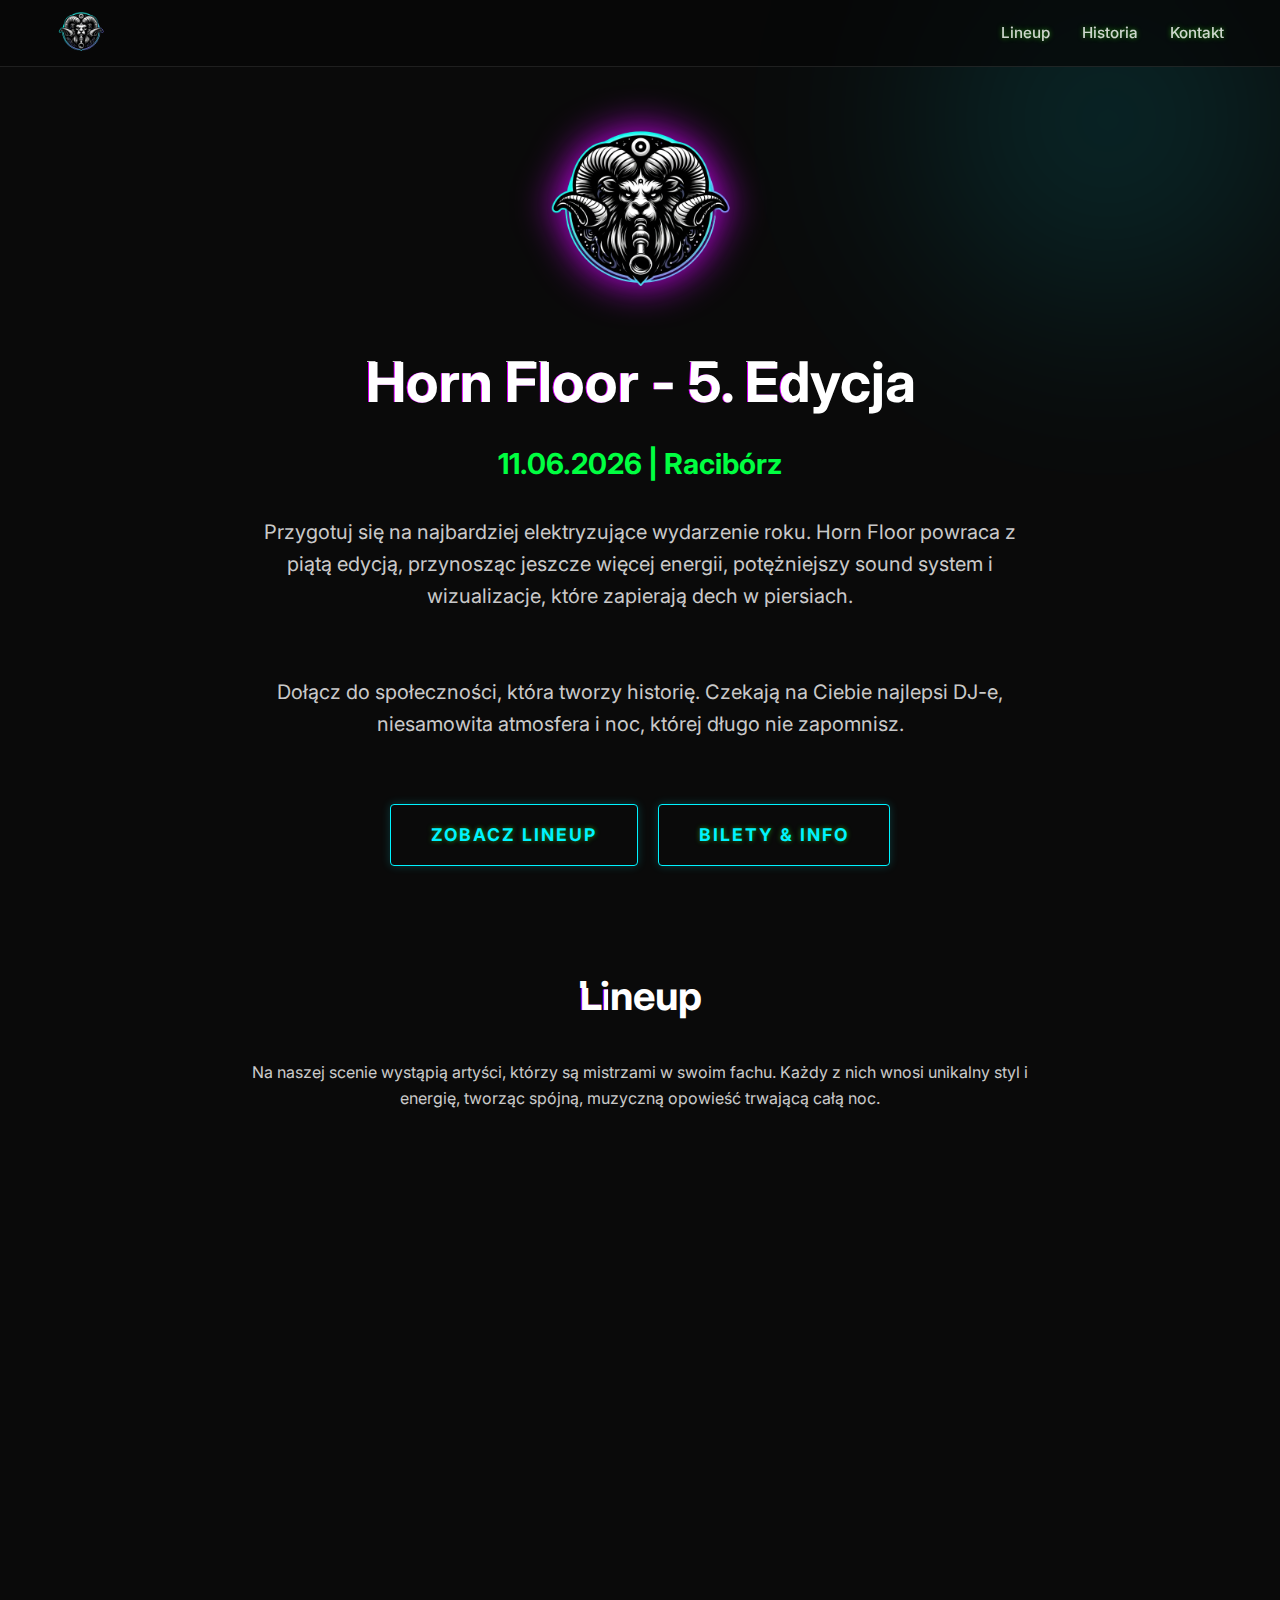
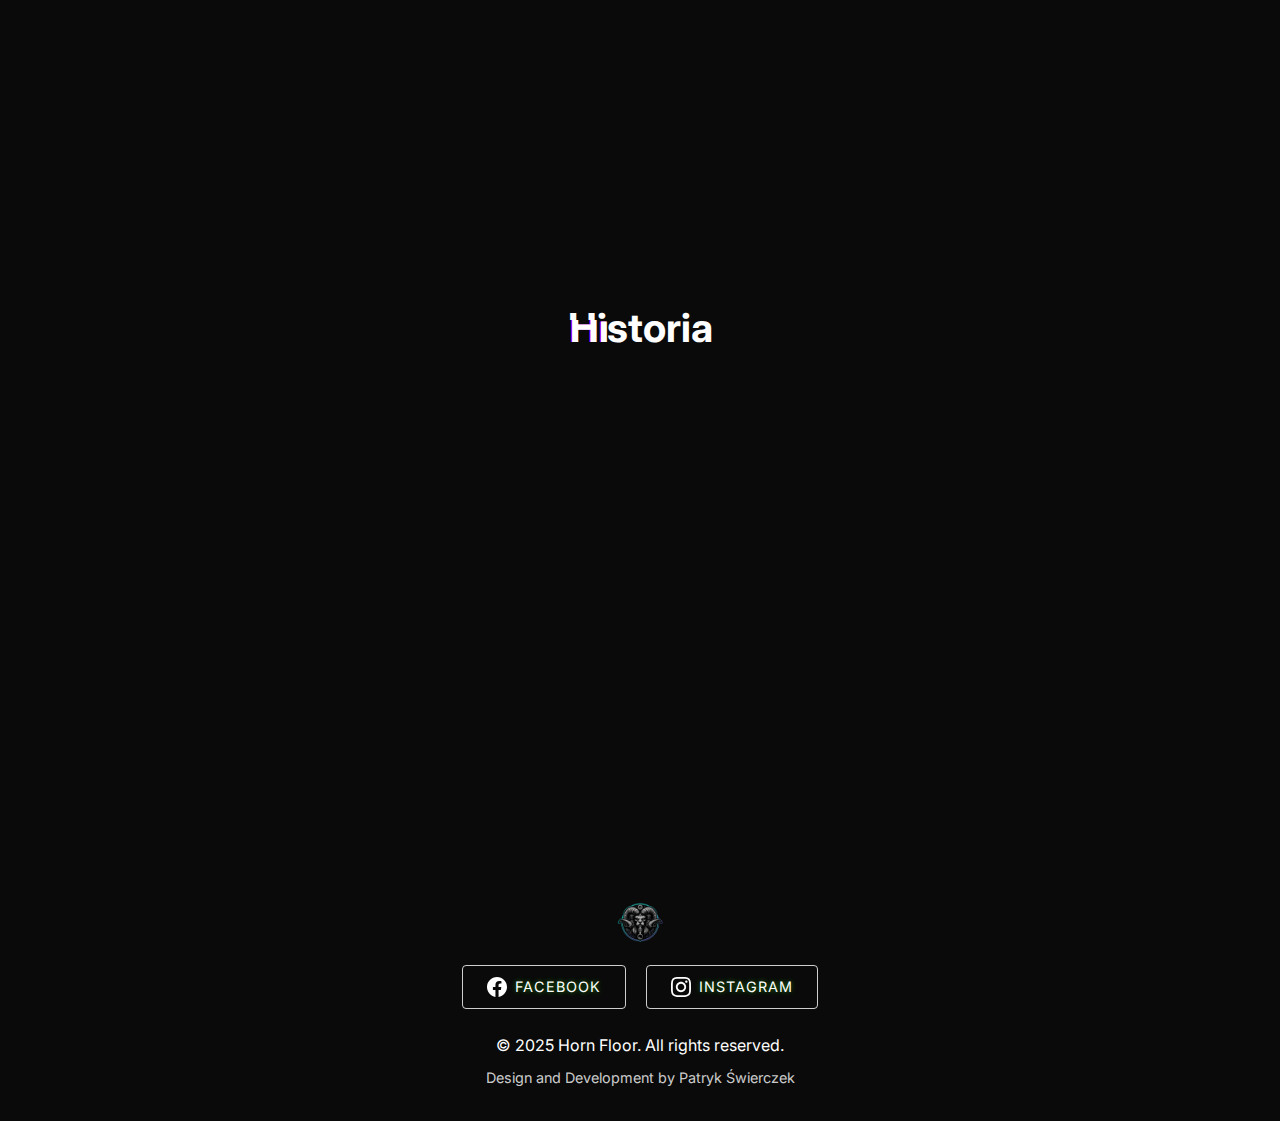
<file: index.html>
<!DOCTYPE html>
<html lang="pl-PL">

<head><meta charset="UTF-8">
    
    <meta name="viewport" content="width=device-width, initial-scale=1">
    <link rel="profile" href="https://gmpg.org/xfn/11">
    <link rel="preconnect" href="https://fonts.googleapis.com/">
    <link rel="preconnect" href="https://fonts.gstatic.com/" crossorigin>
    <link href="https://fonts.googleapis.com/css2?family=Inter:wght@400;500;600;700;800&amp;display=swap" rel="stylesheet">
    <link rel="stylesheet" href="./wp-content/themes/horn-floor/responsive.css">

    
        <!-- SEO Meta Tags -->
        <meta name="description" content="Horn Floor - 5. Edycja. Największa impreza muzyki elektronicznej na Śląsku. Techno, House, Drum and Bass, Neurofunk. 11.06.2026, Racibórz. Dołącz do nas!">
        <meta name="keywords" content="horn floor, muzyka elektroniczna, techno, house, drum and bass, neurofunk, impreza techno, wydarzenia elektroniczne, śląsk, raciborz, wodzisław śląski">
        <meta name="author" content="Horn Floor">
        <meta name="robots" content="index, follow, max-image-preview:large, max-snippet:-1, max-video-preview:-1">

        <!-- Open Graph / Facebook -->
        <meta property="og:type" content="website">
        <meta property="og:url" content="./index.html">
        <meta property="og:title" content="Horn Floor - Impreza Muzyki Elektronicznej | Techno, House, Drum and Bass | Śląsk">
        <meta property="og:description" content="Horn Floor - 5. Edycja. Największa impreza muzyki elektronicznej na Śląsku. Techno, House, Drum and Bass, Neurofunk. 11.06.2026, Racibórz. Dołącz do nas!">
        <meta property="og:image" content="./wp-content/themes/horn-floor/images/logo_final.webp">
        <meta property="og:locale" content="pl_PL">
        <meta property="og:site_name" content="Horn Floor">

        <!-- Twitter Card -->
        <meta name="twitter:card" content="summary_large_image">
        <meta name="twitter:url" content="./index.html">
        <meta name="twitter:title" content="Horn Floor - Impreza Muzyki Elektronicznej | Techno, House, Drum and Bass | Śląsk">
        <meta name="twitter:description" content="Horn Floor - 5. Edycja. Największa impreza muzyki elektronicznej na Śląsku. Techno, House, Drum and Bass, Neurofunk. 11.06.2026, Racibórz. Dołącz do nas!">
        <meta name="twitter:image" content="./wp-content/themes/horn-floor/images/logo_final.webp">

        <!-- Canonical URL -->
        <link rel="canonical" href="./index.html">

        <!-- Language -->
        <meta http-equiv="content-language" content="pl">

        <!-- Theme Color -->
        <meta name="theme-color" content="#00ff41">

        <!-- JSON-LD Structured Data -->
        <script type="application/ld+json">
            {"@context":"https://schema.org","@type":"Organization","name":"Horn Floor","url":"/","logo":"//wp-content/themes/horn-floor/images/logo_final.webp","description":"Organizator imprez muzyki elektronicznej na Śląsku","sameAs":["https://www.facebook.com/profile.php?id=61565088506453","https://www.instagram.com/hornfloor"]}            </script>

                        <script type="application/ld+json">
                    {"@context":"https://schema.org","@type":"MusicEvent","name":"Horn Floor - 5. Edycja","description":"Największa impreza muzyki elektronicznej na Śląsku. Techno, House, Drum and Bass, Neurofunk.","image":"//wp-content/themes/horn-floor/images/logo_final.webp","startDate":"2026-06-11T20:00:00+01:00","endDate":"2026-06-12T06:00:00+01:00","eventStatus":"https://schema.org/EventScheduled","eventAttendanceMode":"https://schema.org/OfflineEventAttendanceMode","location":{"@type":"Place","name":"Racibórz","address":{"@type":"PostalAddress","addressLocality":"Racibórz","addressRegion":"Śląskie","addressCountry":"PL"}},"organizer":{"@type":"Organization","name":"Horn Floor","url":"/"},"performer":[{"@type":"MusicGroup","name":"DJ Kodu"},{"@type":"MusicGroup","name":"DJ Grande"},{"@type":"MusicGroup","name":"DJ Dejro Sante"},{"@type":"MusicGroup","name":"DJ Miko"}]}                    </script>
        <title>Horn Floor</title>
<meta name="robots" content="max-image-preview:large">
	<style>img:is([sizes="auto" i], [sizes^="auto," i]) { contain-intrinsic-size: 3000px 1500px }</style>
	<link rel="alternate" type="application/rss+xml" title="Horn Floor » Kanał z wpisami" href="./feed/index.html">
<link rel="alternate" type="application/rss+xml" title="Horn Floor » Kanał z komentarzami" href="./comments/feed/index.html">
<script type="text/javascript">
/* <![CDATA[ */
window._wpemojiSettings = {"baseUrl":"https:\/\/s.w.org\/images\/core\/emoji\/16.0.1\/72x72\/","ext":".png","svgUrl":"https:\/\/s.w.org\/images\/core\/emoji\/16.0.1\/svg\/","svgExt":".svg","source":{"concatemoji":"\/\/wp-includes\/js\/wp-emoji-release.min.js?ver=6.8.3"}};
/*! This file is auto-generated */
!function(s,n){var o,i,e;function c(e){try{var t={supportTests:e,timestamp:(new Date).valueOf()};sessionStorage.setItem(o,JSON.stringify(t))}catch(e){}}function p(e,t,n){e.clearRect(0,0,e.canvas.width,e.canvas.height),e.fillText(t,0,0);var t=new Uint32Array(e.getImageData(0,0,e.canvas.width,e.canvas.height).data),a=(e.clearRect(0,0,e.canvas.width,e.canvas.height),e.fillText(n,0,0),new Uint32Array(e.getImageData(0,0,e.canvas.width,e.canvas.height).data));return t.every(function(e,t){return e===a[t]})}function u(e,t){e.clearRect(0,0,e.canvas.width,e.canvas.height),e.fillText(t,0,0);for(var n=e.getImageData(16,16,1,1),a=0;a<n.data.length;a++)if(0!==n.data[a])return!1;return!0}function f(e,t,n,a){switch(t){case"flag":return n(e,"\ud83c\udff3\ufe0f\u200d\u26a7\ufe0f","\ud83c\udff3\ufe0f\u200b\u26a7\ufe0f")?!1:!n(e,"\ud83c\udde8\ud83c\uddf6","\ud83c\udde8\u200b\ud83c\uddf6")&&!n(e,"\ud83c\udff4\udb40\udc67\udb40\udc62\udb40\udc65\udb40\udc6e\udb40\udc67\udb40\udc7f","\ud83c\udff4\u200b\udb40\udc67\u200b\udb40\udc62\u200b\udb40\udc65\u200b\udb40\udc6e\u200b\udb40\udc67\u200b\udb40\udc7f");case"emoji":return!a(e,"\ud83e\udedf")}return!1}function g(e,t,n,a){var r="undefined"!=typeof WorkerGlobalScope&&self instanceof WorkerGlobalScope?new OffscreenCanvas(300,150):s.createElement("canvas"),o=r.getContext("2d",{willReadFrequently:!0}),i=(o.textBaseline="top",o.font="600 32px Arial",{});return e.forEach(function(e){i[e]=t(o,e,n,a)}),i}function t(e){var t=s.createElement("script");t.src=e,t.defer=!0,s.head.appendChild(t)}"undefined"!=typeof Promise&&(o="wpEmojiSettingsSupports",i=["flag","emoji"],n.supports={everything:!0,everythingExceptFlag:!0},e=new Promise(function(e){s.addEventListener("DOMContentLoaded",e,{once:!0})}),new Promise(function(t){var n=function(){try{var e=JSON.parse(sessionStorage.getItem(o));if("object"==typeof e&&"number"==typeof e.timestamp&&(new Date).valueOf()<e.timestamp+604800&&"object"==typeof e.supportTests)return e.supportTests}catch(e){}return null}();if(!n){if("undefined"!=typeof Worker&&"undefined"!=typeof OffscreenCanvas&&"undefined"!=typeof URL&&URL.createObjectURL&&"undefined"!=typeof Blob)try{var e="postMessage("+g.toString()+"("+[JSON.stringify(i),f.toString(),p.toString(),u.toString()].join(",")+"));",a=new Blob([e],{type:"text/javascript"}),r=new Worker(URL.createObjectURL(a),{name:"wpTestEmojiSupports"});return void(r.onmessage=function(e){c(n=e.data),r.terminate(),t(n)})}catch(e){}c(n=g(i,f,p,u))}t(n)}).then(function(e){for(var t in e)n.supports[t]=e[t],n.supports.everything=n.supports.everything&&n.supports[t],"flag"!==t&&(n.supports.everythingExceptFlag=n.supports.everythingExceptFlag&&n.supports[t]);n.supports.everythingExceptFlag=n.supports.everythingExceptFlag&&!n.supports.flag,n.DOMReady=!1,n.readyCallback=function(){n.DOMReady=!0}}).then(function(){return e}).then(function(){var e;n.supports.everything||(n.readyCallback(),(e=n.source||{}).concatemoji?t(e.concatemoji):e.wpemoji&&e.twemoji&&(t(e.twemoji),t(e.wpemoji)))}))}((window,document),window._wpemojiSettings);
/* ]]> */
</script>
<style id="wp-emoji-styles-inline-css" type="text/css">

	img.wp-smiley, img.emoji {
		display: inline !important;
		border: none !important;
		box-shadow: none !important;
		height: 1em !important;
		width: 1em !important;
		margin: 0 0.07em !important;
		vertical-align: -0.1em !important;
		background: none !important;
		padding: 0 !important;
	}
</style>
<link rel="stylesheet" id="wp-block-library-css" href="./wp-includes/css/dist/block-library/style.min.css?ver=6.8.3" type="text/css" media="all">
<style id="classic-theme-styles-inline-css" type="text/css">
/*! This file is auto-generated */
.wp-block-button__link{color:#fff;background-color:#32373c;border-radius:9999px;box-shadow:none;text-decoration:none;padding:calc(.667em + 2px) calc(1.333em + 2px);font-size:1.125em}.wp-block-file__button{background:#32373c;color:#fff;text-decoration:none}
</style>
<style id="global-styles-inline-css" type="text/css">
:root{--wp--preset--aspect-ratio--square: 1;--wp--preset--aspect-ratio--4-3: 4/3;--wp--preset--aspect-ratio--3-4: 3/4;--wp--preset--aspect-ratio--3-2: 3/2;--wp--preset--aspect-ratio--2-3: 2/3;--wp--preset--aspect-ratio--16-9: 16/9;--wp--preset--aspect-ratio--9-16: 9/16;--wp--preset--color--black: #000000;--wp--preset--color--cyan-bluish-gray: #abb8c3;--wp--preset--color--white: #ffffff;--wp--preset--color--pale-pink: #f78da7;--wp--preset--color--vivid-red: #cf2e2e;--wp--preset--color--luminous-vivid-orange: #ff6900;--wp--preset--color--luminous-vivid-amber: #fcb900;--wp--preset--color--light-green-cyan: #7bdcb5;--wp--preset--color--vivid-green-cyan: #00d084;--wp--preset--color--pale-cyan-blue: #8ed1fc;--wp--preset--color--vivid-cyan-blue: #0693e3;--wp--preset--color--vivid-purple: #9b51e0;--wp--preset--gradient--vivid-cyan-blue-to-vivid-purple: linear-gradient(135deg,rgba(6,147,227,1) 0%,rgb(155,81,224) 100%);--wp--preset--gradient--light-green-cyan-to-vivid-green-cyan: linear-gradient(135deg,rgb(122,220,180) 0%,rgb(0,208,130) 100%);--wp--preset--gradient--luminous-vivid-amber-to-luminous-vivid-orange: linear-gradient(135deg,rgba(252,185,0,1) 0%,rgba(255,105,0,1) 100%);--wp--preset--gradient--luminous-vivid-orange-to-vivid-red: linear-gradient(135deg,rgba(255,105,0,1) 0%,rgb(207,46,46) 100%);--wp--preset--gradient--very-light-gray-to-cyan-bluish-gray: linear-gradient(135deg,rgb(238,238,238) 0%,rgb(169,184,195) 100%);--wp--preset--gradient--cool-to-warm-spectrum: linear-gradient(135deg,rgb(74,234,220) 0%,rgb(151,120,209) 20%,rgb(207,42,186) 40%,rgb(238,44,130) 60%,rgb(251,105,98) 80%,rgb(254,248,76) 100%);--wp--preset--gradient--blush-light-purple: linear-gradient(135deg,rgb(255,206,236) 0%,rgb(152,150,240) 100%);--wp--preset--gradient--blush-bordeaux: linear-gradient(135deg,rgb(254,205,165) 0%,rgb(254,45,45) 50%,rgb(107,0,62) 100%);--wp--preset--gradient--luminous-dusk: linear-gradient(135deg,rgb(255,203,112) 0%,rgb(199,81,192) 50%,rgb(65,88,208) 100%);--wp--preset--gradient--pale-ocean: linear-gradient(135deg,rgb(255,245,203) 0%,rgb(182,227,212) 50%,rgb(51,167,181) 100%);--wp--preset--gradient--electric-grass: linear-gradient(135deg,rgb(202,248,128) 0%,rgb(113,206,126) 100%);--wp--preset--gradient--midnight: linear-gradient(135deg,rgb(2,3,129) 0%,rgb(40,116,252) 100%);--wp--preset--font-size--small: 13px;--wp--preset--font-size--medium: 20px;--wp--preset--font-size--large: 36px;--wp--preset--font-size--x-large: 42px;--wp--preset--spacing--20: 0.44rem;--wp--preset--spacing--30: 0.67rem;--wp--preset--spacing--40: 1rem;--wp--preset--spacing--50: 1.5rem;--wp--preset--spacing--60: 2.25rem;--wp--preset--spacing--70: 3.38rem;--wp--preset--spacing--80: 5.06rem;--wp--preset--shadow--natural: 6px 6px 9px rgba(0, 0, 0, 0.2);--wp--preset--shadow--deep: 12px 12px 50px rgba(0, 0, 0, 0.4);--wp--preset--shadow--sharp: 6px 6px 0px rgba(0, 0, 0, 0.2);--wp--preset--shadow--outlined: 6px 6px 0px -3px rgba(255, 255, 255, 1), 6px 6px rgba(0, 0, 0, 1);--wp--preset--shadow--crisp: 6px 6px 0px rgba(0, 0, 0, 1);}:where(.is-layout-flex){gap: 0.5em;}:where(.is-layout-grid){gap: 0.5em;}body .is-layout-flex{display: flex;}.is-layout-flex{flex-wrap: wrap;align-items: center;}.is-layout-flex > :is(*, div){margin: 0;}body .is-layout-grid{display: grid;}.is-layout-grid > :is(*, div){margin: 0;}:where(.wp-block-columns.is-layout-flex){gap: 2em;}:where(.wp-block-columns.is-layout-grid){gap: 2em;}:where(.wp-block-post-template.is-layout-flex){gap: 1.25em;}:where(.wp-block-post-template.is-layout-grid){gap: 1.25em;}.has-black-color{color: var(--wp--preset--color--black) !important;}.has-cyan-bluish-gray-color{color: var(--wp--preset--color--cyan-bluish-gray) !important;}.has-white-color{color: var(--wp--preset--color--white) !important;}.has-pale-pink-color{color: var(--wp--preset--color--pale-pink) !important;}.has-vivid-red-color{color: var(--wp--preset--color--vivid-red) !important;}.has-luminous-vivid-orange-color{color: var(--wp--preset--color--luminous-vivid-orange) !important;}.has-luminous-vivid-amber-color{color: var(--wp--preset--color--luminous-vivid-amber) !important;}.has-light-green-cyan-color{color: var(--wp--preset--color--light-green-cyan) !important;}.has-vivid-green-cyan-color{color: var(--wp--preset--color--vivid-green-cyan) !important;}.has-pale-cyan-blue-color{color: var(--wp--preset--color--pale-cyan-blue) !important;}.has-vivid-cyan-blue-color{color: var(--wp--preset--color--vivid-cyan-blue) !important;}.has-vivid-purple-color{color: var(--wp--preset--color--vivid-purple) !important;}.has-black-background-color{background-color: var(--wp--preset--color--black) !important;}.has-cyan-bluish-gray-background-color{background-color: var(--wp--preset--color--cyan-bluish-gray) !important;}.has-white-background-color{background-color: var(--wp--preset--color--white) !important;}.has-pale-pink-background-color{background-color: var(--wp--preset--color--pale-pink) !important;}.has-vivid-red-background-color{background-color: var(--wp--preset--color--vivid-red) !important;}.has-luminous-vivid-orange-background-color{background-color: var(--wp--preset--color--luminous-vivid-orange) !important;}.has-luminous-vivid-amber-background-color{background-color: var(--wp--preset--color--luminous-vivid-amber) !important;}.has-light-green-cyan-background-color{background-color: var(--wp--preset--color--light-green-cyan) !important;}.has-vivid-green-cyan-background-color{background-color: var(--wp--preset--color--vivid-green-cyan) !important;}.has-pale-cyan-blue-background-color{background-color: var(--wp--preset--color--pale-cyan-blue) !important;}.has-vivid-cyan-blue-background-color{background-color: var(--wp--preset--color--vivid-cyan-blue) !important;}.has-vivid-purple-background-color{background-color: var(--wp--preset--color--vivid-purple) !important;}.has-black-border-color{border-color: var(--wp--preset--color--black) !important;}.has-cyan-bluish-gray-border-color{border-color: var(--wp--preset--color--cyan-bluish-gray) !important;}.has-white-border-color{border-color: var(--wp--preset--color--white) !important;}.has-pale-pink-border-color{border-color: var(--wp--preset--color--pale-pink) !important;}.has-vivid-red-border-color{border-color: var(--wp--preset--color--vivid-red) !important;}.has-luminous-vivid-orange-border-color{border-color: var(--wp--preset--color--luminous-vivid-orange) !important;}.has-luminous-vivid-amber-border-color{border-color: var(--wp--preset--color--luminous-vivid-amber) !important;}.has-light-green-cyan-border-color{border-color: var(--wp--preset--color--light-green-cyan) !important;}.has-vivid-green-cyan-border-color{border-color: var(--wp--preset--color--vivid-green-cyan) !important;}.has-pale-cyan-blue-border-color{border-color: var(--wp--preset--color--pale-cyan-blue) !important;}.has-vivid-cyan-blue-border-color{border-color: var(--wp--preset--color--vivid-cyan-blue) !important;}.has-vivid-purple-border-color{border-color: var(--wp--preset--color--vivid-purple) !important;}.has-vivid-cyan-blue-to-vivid-purple-gradient-background{background: var(--wp--preset--gradient--vivid-cyan-blue-to-vivid-purple) !important;}.has-light-green-cyan-to-vivid-green-cyan-gradient-background{background: var(--wp--preset--gradient--light-green-cyan-to-vivid-green-cyan) !important;}.has-luminous-vivid-amber-to-luminous-vivid-orange-gradient-background{background: var(--wp--preset--gradient--luminous-vivid-amber-to-luminous-vivid-orange) !important;}.has-luminous-vivid-orange-to-vivid-red-gradient-background{background: var(--wp--preset--gradient--luminous-vivid-orange-to-vivid-red) !important;}.has-very-light-gray-to-cyan-bluish-gray-gradient-background{background: var(--wp--preset--gradient--very-light-gray-to-cyan-bluish-gray) !important;}.has-cool-to-warm-spectrum-gradient-background{background: var(--wp--preset--gradient--cool-to-warm-spectrum) !important;}.has-blush-light-purple-gradient-background{background: var(--wp--preset--gradient--blush-light-purple) !important;}.has-blush-bordeaux-gradient-background{background: var(--wp--preset--gradient--blush-bordeaux) !important;}.has-luminous-dusk-gradient-background{background: var(--wp--preset--gradient--luminous-dusk) !important;}.has-pale-ocean-gradient-background{background: var(--wp--preset--gradient--pale-ocean) !important;}.has-electric-grass-gradient-background{background: var(--wp--preset--gradient--electric-grass) !important;}.has-midnight-gradient-background{background: var(--wp--preset--gradient--midnight) !important;}.has-small-font-size{font-size: var(--wp--preset--font-size--small) !important;}.has-medium-font-size{font-size: var(--wp--preset--font-size--medium) !important;}.has-large-font-size{font-size: var(--wp--preset--font-size--large) !important;}.has-x-large-font-size{font-size: var(--wp--preset--font-size--x-large) !important;}
:where(.wp-block-post-template.is-layout-flex){gap: 1.25em;}:where(.wp-block-post-template.is-layout-grid){gap: 1.25em;}
:where(.wp-block-columns.is-layout-flex){gap: 2em;}:where(.wp-block-columns.is-layout-grid){gap: 2em;}
:root :where(.wp-block-pullquote){font-size: 1.5em;line-height: 1.6;}
</style>
<link rel="stylesheet" id="antigravity-style-css" href="./wp-content/themes/horn-floor/style.css?ver=1.0.0" type="text/css" media="all">
<link rel="https://api.w.org/" href="./wp-json/index.html"><link rel="EditURI" type="application/rsd+xml" title="RSD" href="./xmlrpc.php?rsd">
<meta name="generator" content="WordPress 6.8.3">
<link rel="icon" href="./wp-content/uploads/2025/11/cropped-cropped-hornlogo-1-32x32.png" sizes="32x32">
<link rel="icon" href="./wp-content/uploads/2025/11/cropped-cropped-hornlogo-1-192x192.png" sizes="192x192">
<link rel="apple-touch-icon" href="./wp-content/uploads/2025/11/cropped-cropped-hornlogo-1-180x180.png">
<meta name="msapplication-TileImage" content="./wp-content/uploads/2025/11/cropped-cropped-hornlogo-1-270x270.png">
</head>

<body class="home blog wp-custom-logo wp-theme-horn-floor">
        <div id="page" class="site">

        <header id="masthead" class="site-header">
            <div class="container header-inner">
                <div class="site-branding">
                    <a href="./index.html" rel="home" class="custom-logo-link">
                        <img src="./wp-content/themes/horn-floor/images/logo_final.webp" alt="Horn Floor - Impreza Muzyki Elektronicznej na Śląsku" style="max-height: 50px; width: auto">
                    </a>
                </div><!-- .site-branding -->

                <button class="menu-toggle" aria-controls="primary-menu" aria-expanded="false">
                    <span class="screen-reader-text">Menu</span>
                    ☰
                </button>

                <nav id="site-navigation" class="main-navigation" aria-label="Main Navigation">
                    <ul id="primary-menu" class="menu"><li id="menu-item-38" class="menu-item menu-item-type-post_type menu-item-object-page menu-item-38"><a href="./lineup/index.html">Lineup</a></li>
<li id="menu-item-37" class="menu-item menu-item-type-post_type menu-item-object-page menu-item-37"><a href="./historia/index.html">Historia</a></li>
<li id="menu-item-36" class="menu-item menu-item-type-post_type menu-item-object-page menu-item-36"><a href="./kontakt/index.html">Kontakt</a></li>
</ul>                </nav><!-- #site-navigation -->
            </div>
        </header>
<main id="primary" class="site-main">

    <section class="hero" itemscope itemtype="https://schema.org/Event">
        <div class="container">
            <div class="hero-content">
                <img src="./wp-content/themes/horn-floor/images/logo_final.webp" alt="Horn Floor Logo - Impreza Muzyki Elektronicznej Techno House Drum and Bass" style="max-height: 200px; width: auto; margin: 0 auto 1.5rem; filter: drop-shadow(0 0 20px var(--neon-pink));" itemprop="image">
                <h1 class="glitch" data-text="Horn Floor - 5. Edycja" itemprop="name" style="font-size: 3.5rem; margin-bottom: 0.8rem;">Horn Floor - 5. Edycja</h1>
                <p class="event-details" style="font-size: 1.8rem; color: var(--neon-green); margin-bottom: 1.8rem; font-weight: 700;">
                    <time datetime="2026-06-11T20:00:00+01:00" itemprop="startDate">11.06.2026</time> | <span itemprop="location" itemscope itemtype="https://schema.org/Place"><span itemprop="name">Racibórz</span></span>
                </p>
                <p itemprop="description" style="font-size: 1.25rem; line-height: 1.6;">
                    Przygotuj się na najbardziej elektryzujące wydarzenie roku. Horn Floor powraca z piątą edycją, przynosząc jeszcze więcej energii, potężniejszy sound system i wizualizacje, które zapierają dech w piersiach.                </p>
                <p style="margin-top: 1.2rem; font-size: 1.25rem; line-height: 1.6;">
                    Dołącz do społeczności, która tworzy historię. Czekają na Ciebie najlepsi DJ-e, niesamowita atmosfera i noc, której długo nie zapomnisz.                </p>
                <div style="margin-top: 2.2rem;">
                    <a href="./lineup/index.html" class="btn" style="font-size: 1.1rem; padding: 1rem 2.5rem;">Zobacz Lineup</a>
                    <a href="./kontakt/index.html" class="btn" style="background: transparent; border: 1px solid var(--accent); margin-left: 1rem; font-size: 1.1rem; padding: 1rem 2.5rem;">Bilety &amp; Info</a>
                </div>
            </div>
        </div>
    </section>

    <section id="lineup" class="container" style="padding-top: 4rem;">
        <h2 class="section-title glitch" data-text="Lineup" style="font-size: 2.5rem; margin-bottom: 2rem; text-align: center;">Lineup</h2>
        <p style="text-align: center; max-width: 800px; margin: 0 auto 3rem; color: var(--text-muted);">
            Na naszej scenie wystąpią artyści, którzy są mistrzami w swoim fachu. Każdy z nich wnosi unikalny styl i
            energię, tworząc spójną, muzyczną opowieść trwającą całą noc.
        </p>
        <div class="grid" style="display: grid; grid-template-columns: repeat(4, 1fr); gap: 1.5rem;">
                                <div class="card">
                        <div class="artist-image" style="height: 200px; width: 100%; border-radius: 8px; overflow: hidden; margin-bottom: 1rem;">
                            <img src="./wp-content/uploads/2025/11/dj-kodu.webp" alt="DJ Kodu" style="width: 100%; height: 100%; object-fit: cover;">
                        </div>
                        <h3 style="color: var(--neon-pink);">DJ Kodu</h3>
                                                    <p style="font-weight: bold; color: var(--neon-cyan);">House</p>
                                                <p>Mistrzowskie brzmienia house, które rozgrzeją parkiet do czerwoności. Jego sety to idealne połączenie klasyki z nowoczesnością. Dj Kodu to weteran sceny, który swoimi setami potrafi</p>
                    </div>
                                        <div class="card">
                        <div class="artist-image" style="height: 200px; width: 100%; border-radius: 8px; overflow: hidden; margin-bottom: 1rem;">
                            <img src="./wp-content/uploads/2025/11/dj-wielki.webp" alt="DJ Grande" style="width: 100%; height: 100%; object-fit: cover;">
                        </div>
                        <h3 style="color: var(--neon-pink);">DJ Grande</h3>
                                                    <p style="font-weight: bold; color: var(--neon-cyan);">Drum and Bass</p>
                                                <p>Szybkie bity i ciężkie basy - to znak rozpoznawczy Grande. Jego drum and bass sety to czysta energia i adrenalina. Głębokie basy i połamane rytmy.</p>
                    </div>
                                        <div class="card">
                        <div class="artist-image" style="height: 200px; width: 100%; border-radius: 8px; overflow: hidden; margin-bottom: 1rem;">
                            <img src="./wp-content/uploads/2025/11/dj-dejro.webp" alt="DJ Dejro Sante" style="width: 100%; height: 100%; object-fit: cover;">
                        </div>
                        <h3 style="color: var(--neon-pink);">DJ Dejro Sante</h3>
                                                    <p style="font-weight: bold; color: var(--neon-cyan);">Techno</p>
                                                <p>Mroczne, hipnotyczne techno, które zabiera w podróż przez industrialne krajobrazy dźwięku. Dejro Sante to mistrz budowania napięcia. Mocne, industrialne uderzenie. Czysta energia techno prosto z</p>
                    </div>
                                        <div class="card">
                        <div class="artist-image" style="height: 200px; width: 100%; border-radius: 8px; overflow: hidden; margin-bottom: 1rem;">
                            <img src="./wp-content/uploads/2025/11/dj-miko.webp" alt="DJ Miko" style="width: 100%; height: 100%; object-fit: cover;">
                        </div>
                        <h3 style="color: var(--neon-pink);">DJ Miko</h3>
                                                    <p style="font-weight: bold; color: var(--neon-cyan);">Neurofunk</p>
                                                <p>Najbardziej agresywna forma drum and bass. Miko dostarcza neurofunk w najczystszej postaci - ciężki, techniczny i bezlitosny. Techniczne, mroczne i szybkie brzmienia dla prawdziwych koneserów</p>
                    </div>
                            </div>
    </section>

    <section id="history" class="container" style="padding-top: 4rem; padding-bottom: 4rem;">
        <h2 class="section-title glitch" data-text="Historia" style="font-size: 2.5rem; margin-bottom: 2rem; text-align: center;">Historia</h2>
        <div class="card" style="text-align: center; max-width: 800px; margin: 0 auto;">
            <p style="font-size: 1.2rem; margin-bottom: 1rem;">
                Horn Floor to nie tylko impreza, to społeczność, która rośnie z każdą edycją. Zaczynaliśmy w parku
                leśnym, a teraz podbijamy kolejne miejsca.
            </p>
            <ul style="list-style: none; padding: 0;">
                <li style="margin-bottom: 0.5rem;">🔥 <strong>Horn Floor</strong> - 1. Edycja (11.06.2024)</li>
                <li style="margin-bottom: 0.5rem;">🔥 <strong>Horn Floor - Gold Winter</strong> - 2. Edycja (15.02.2025)
                </li>
                <li style="margin-bottom: 0.5rem;">🔥 <strong>Horn Soon</strong> - 3. Edycja (25.07.2025)</li>
                <li style="margin-bottom: 0.5rem;">🔥 <strong>Horn Floor</strong> - 4. Edycja (27.09.2025)</li>
            </ul>
            <p style="margin-top: 1.5rem; color: var(--text-muted);">
                Dołącz do nas w Raciborzu na 5. oficjalnej edycji! Twórzmy razem kolejne wspomnienia.
            </p>
            <a href="./historia/index.html" class="btn" style="margin-top: 2rem; background: transparent; border: 1px solid var(--neon-pink); color: var(--neon-pink);">Zobacz Pełną Historię</a>
        </div>
    </section>

</main><!-- #main -->


    <div class="site-info container" style="text-align: center; padding: 2rem 0;">
        <img src="./wp-content/themes/horn-floor/images/logo_final.webp" alt="Horn Floor" style="max-height: 50px; width: auto; margin: 0 auto 1rem; opacity: 0.7;">
        
        <div class="footer-socials" style="margin-bottom: 1.5rem;">
            <a href="https://www.facebook.com/profile.php?id=61565088506453" target="_blank" rel="noopener noreferrer">
                <svg width="20" height="20" viewbox="0 0 24 24" fill="currentColor" xmlns="http://www.w3.org/2000/svg">
                    <path d="M24 12.073c0-6.627-5.373-12-12-12s-12 5.373-12 12c0 5.99 4.388 10.954 10.125 11.854v-8.385H7.078v-3.47h3.047V9.43c0-3.007 1.792-4.669 4.533-4.669 1.312 0 2.686.235 2.686.235v2.953H15.83c-1.491 0-1.956.925-1.956 1.874v2.25h3.328l-.532 3.47h-2.796v8.385C19.612 23.027 24 18.062 24 12.073z"></path>
                </svg>
                <span>Facebook</span>
            </a>
            <a href="https://www.instagram.com/horn.floor/" target="_blank" rel="noopener noreferrer">
                <svg width="20" height="20" viewbox="0 0 24 24" fill="currentColor" xmlns="http://www.w3.org/2000/svg">
                    <path d="M12 2.163c3.204 0 3.584.012 4.85.07 3.252.148 4.771 1.691 4.919 4.919.058 1.265.069 1.645.069 4.849 0 3.205-.012 3.584-.069 4.849-.149 3.225-1.664 4.771-4.919 4.919-1.266.058-1.644.07-4.85.07-3.204 0-3.584-.012-4.849-.07-3.26-.149-4.771-1.699-4.919-4.92-.058-1.265-.07-1.644-.07-4.849 0-3.204.013-3.583.07-4.849.149-3.227 1.664-4.771 4.919-4.919 1.266-.057 1.645-.069 4.849-.069zm0-2.163c-3.259 0-3.667.014-4.947.072-4.358.2-6.78 2.618-6.98 6.98-.059 1.281-.073 1.689-.073 4.948 0 3.259.014 3.668.072 4.948.2 4.358 2.618 6.78 6.98 6.98 1.281.058 1.689.072 4.948.072 3.259 0 3.668-.014 4.948-.072 4.354-.2 6.782-2.618 6.979-6.98.059-1.28.073-1.689.073-4.948 0-3.259-.014-3.667-.072-4.947-.196-4.354-2.617-6.78-6.979-6.98-1.281-.059-1.69-.073-4.949-.073zm0 5.838c-3.403 0-6.162 2.759-6.162 6.162s2.759 6.163 6.162 6.163 6.162-2.759 6.162-6.163c0-3.403-2.759-6.162-6.162-6.162zm0 10.162c-2.209 0-4-1.79-4-4 0-2.209 1.791-4 4-4s4 1.791 4 4c0 2.21-1.791 4-4 4zm6.406-11.845c-.796 0-1.441.645-1.441 1.44s.645 1.44 1.441 1.44c.795 0 1.439-.645 1.439-1.44s-.644-1.44-1.439-1.44z"></path>
                </svg>
                <span>Instagram</span>
            </a>
        </div>

        <p>
            © 2025 Horn Floor. All rights reserved.
        </p>
        <p style="margin-top: 0.5rem; font-size: 0.9rem; color: var(--text-muted);">
            Design and Development by Patryk Świerczek
        </p>
    </div><!-- .site-info -->
</div><!-- #page -->

<script type="speculationrules">
{"prefetch":[{"source":"document","where":{"and":[{"href_matches":"\/wordpress\/*"},{"not":{"href_matches":["\/wordpress\/wp-*.php","\/wordpress\/wp-admin\/*","\/wordpress\/wp-content\/uploads\/*","\/wordpress\/wp-content\/*","\/wordpress\/wp-content\/plugins\/*","\/wordpress\/wp-content\/themes\/horn-floor\/*","\/wordpress\/*\\?(.+)"]}},{"not":{"selector_matches":"a[rel~=\"nofollow\"]"}},{"not":{"selector_matches":".no-prefetch, .no-prefetch a"}}]},"eagerness":"conservative"}]}
</script>
<script type="text/javascript" src="./wp-content/themes/horn-floor/js/main.js?ver=1.0.0" id="antigravity-main-js"></script>

</body>
</html>
</file>
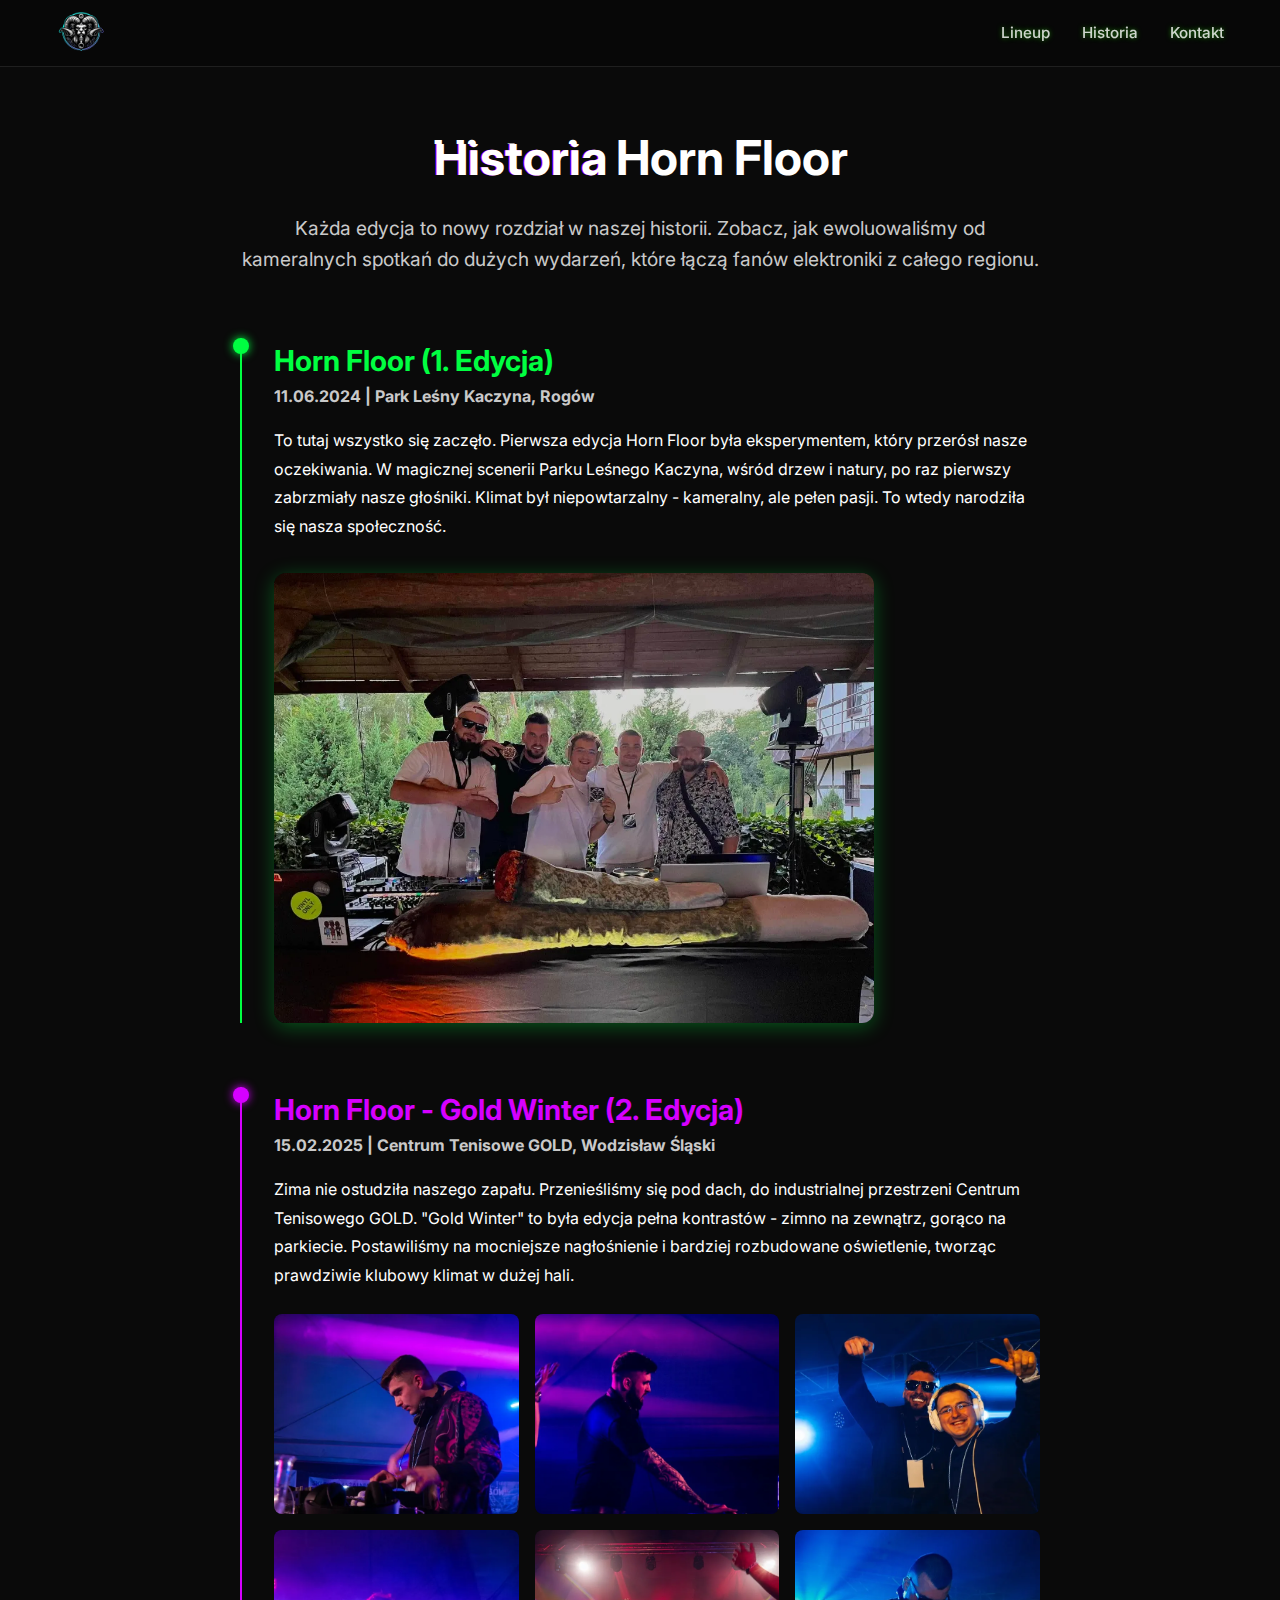
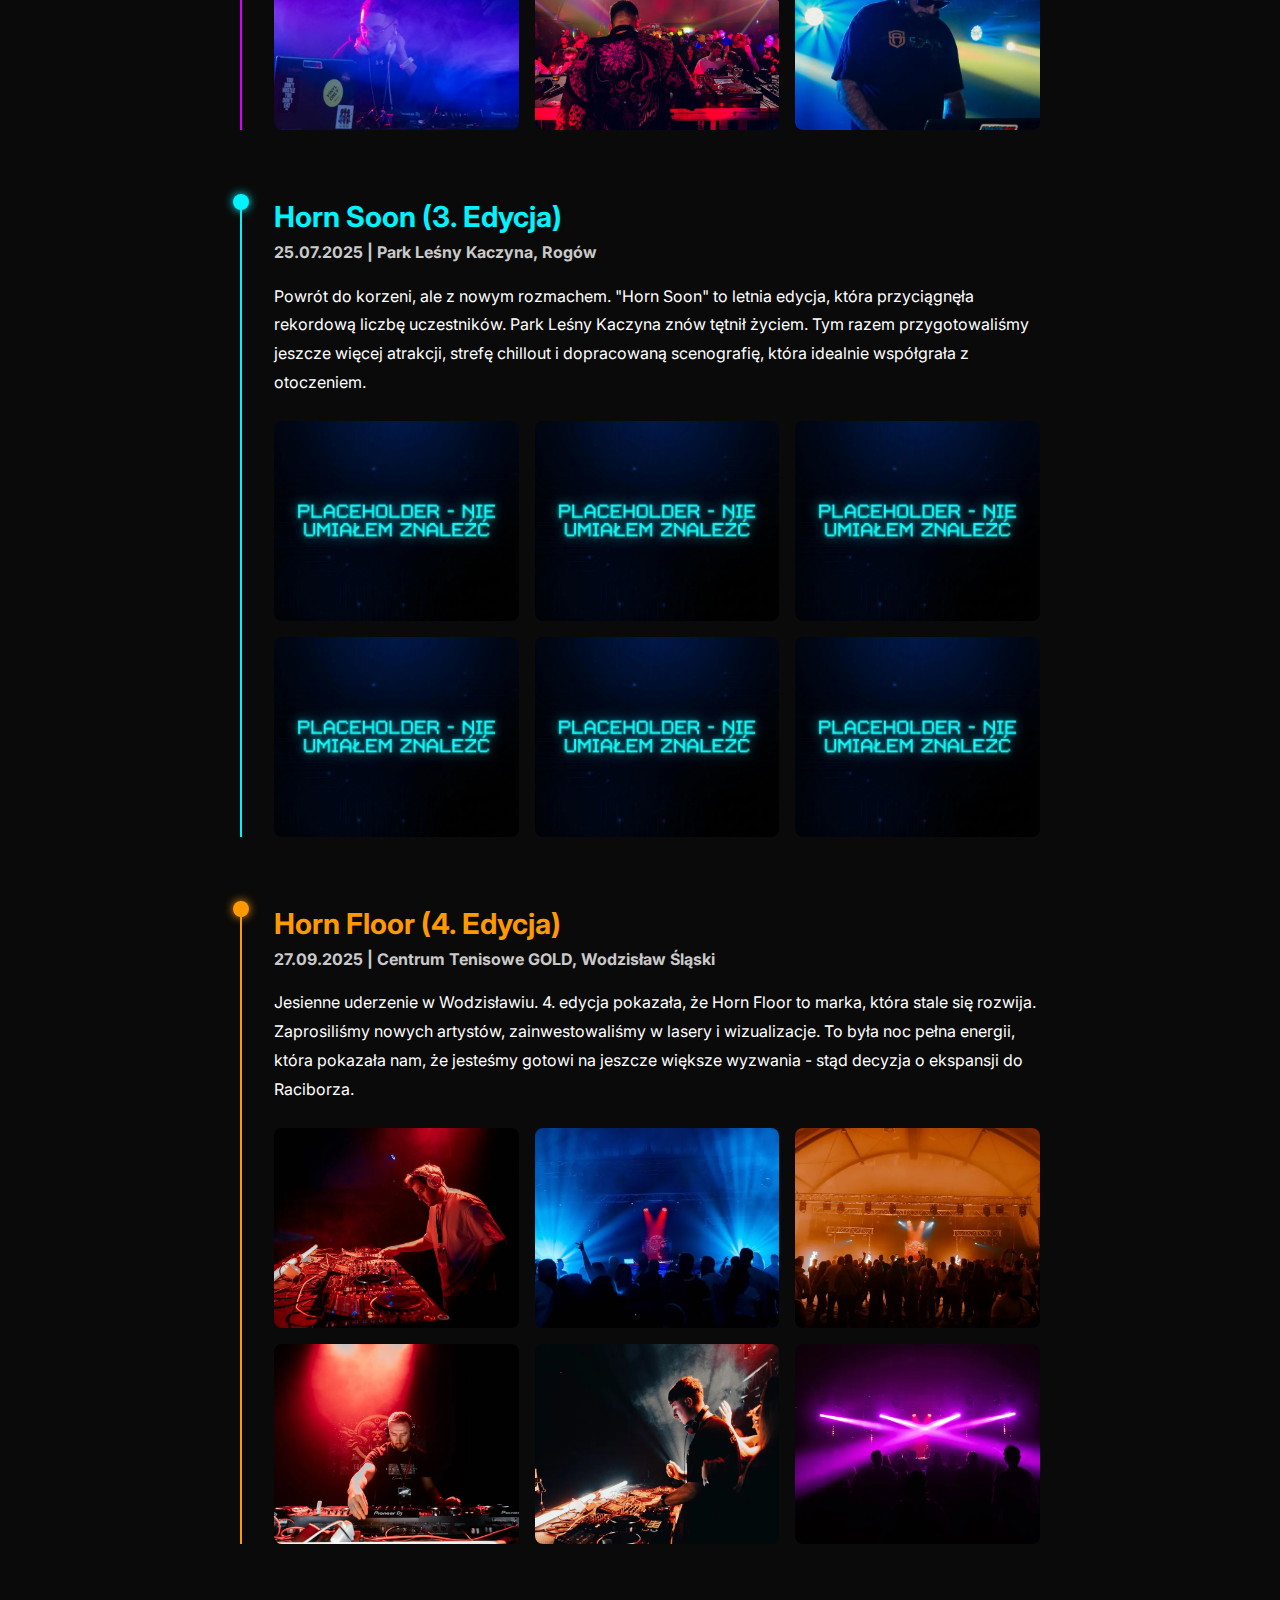
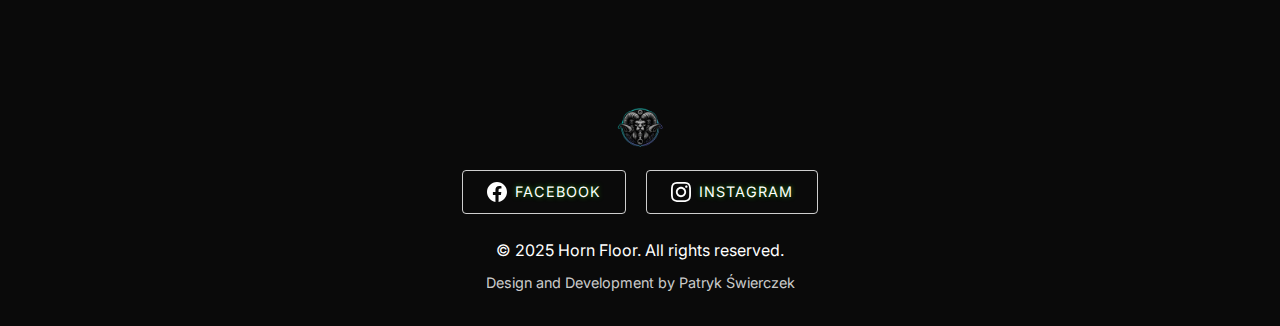
<file: historia/index.html>
<!DOCTYPE html>
<html lang="pl-PL">

<head><meta charset="UTF-8">
    
    <meta name="viewport" content="width=device-width, initial-scale=1">
    <link rel="profile" href="https://gmpg.org/xfn/11">
    <link rel="preconnect" href="https://fonts.googleapis.com/">
    <link rel="preconnect" href="https://fonts.gstatic.com/" crossorigin>
    <link href="https://fonts.googleapis.com/css2?family=Inter:wght@400;500;600;700;800&amp;display=swap" rel="stylesheet">
    <link rel="stylesheet" href="./../wp-content/themes/horn-floor/responsive.css">

    
        <!-- SEO Meta Tags -->
        <meta name="description" content="Historia Horn Floor - od kameralnych spotkań w parku do wielkich wydarzeń klubowych. Zobacz jak ewoluowała scena elektroniczna w Raciborzu.">
        <meta name="keywords" content="horn floor, muzyka elektroniczna, techno, house, drum and bass, neurofunk, impreza techno, wydarzenia elektroniczne, śląsk, raciborz, wodzisław śląski, historia, edycje, rogów, park leśny kaczyna">
        <meta name="author" content="Horn Floor">
        <meta name="robots" content="index, follow, max-image-preview:large, max-snippet:-1, max-video-preview:-1">

        <!-- Open Graph / Facebook -->
        <meta property="og:type" content="website">
        <meta property="og:url" content="./index.html">
        <meta property="og:title" content="Historia Wydarzeń - Horn Floor | Imprezy Techno na Śląsku">
        <meta property="og:description" content="Historia Horn Floor - od kameralnych spotkań w parku do wielkich wydarzeń klubowych. Zobacz jak ewoluowała scena elektroniczna w Raciborzu.">
        <meta property="og:image" content="./../wp-content/themes/horn-floor/images/logo_final.webp">
        <meta property="og:locale" content="pl_PL">
        <meta property="og:site_name" content="Horn Floor">

        <!-- Twitter Card -->
        <meta name="twitter:card" content="summary_large_image">
        <meta name="twitter:url" content="./index.html">
        <meta name="twitter:title" content="Historia Wydarzeń - Horn Floor | Imprezy Techno na Śląsku">
        <meta name="twitter:description" content="Historia Horn Floor - od kameralnych spotkań w parku do wielkich wydarzeń klubowych. Zobacz jak ewoluowała scena elektroniczna w Raciborzu.">
        <meta name="twitter:image" content="./../wp-content/themes/horn-floor/images/logo_final.webp">

        <!-- Canonical URL -->
        <link rel="canonical" href="./index.html">

        <!-- Language -->
        <meta http-equiv="content-language" content="pl">

        <!-- Theme Color -->
        <meta name="theme-color" content="#00ff41">

        <!-- JSON-LD Structured Data -->
        <script type="application/ld+json">
            {"@context":"https://schema.org","@type":"Organization","name":"Horn Floor","url":"/","logo":"//wp-content/themes/horn-floor/images/logo_final.webp","description":"Organizator imprez muzyki elektronicznej na Śląsku","sameAs":["https://www.facebook.com/profile.php?id=61565088506453","https://www.instagram.com/hornfloor"]}            </script>

        <title>Historia – Horn Floor</title>
<meta name="robots" content="max-image-preview:large">
	<style>img:is([sizes="auto" i], [sizes^="auto," i]) { contain-intrinsic-size: 3000px 1500px }</style>
	<link rel="alternate" type="application/rss+xml" title="Horn Floor » Kanał z wpisami" href="./../feed/index.html">
<link rel="alternate" type="application/rss+xml" title="Horn Floor » Kanał z komentarzami" href="./../comments/feed/index.html">
<script type="text/javascript">
/* <![CDATA[ */
window._wpemojiSettings = {"baseUrl":"https:\/\/s.w.org\/images\/core\/emoji\/16.0.1\/72x72\/","ext":".png","svgUrl":"https:\/\/s.w.org\/images\/core\/emoji\/16.0.1\/svg\/","svgExt":".svg","source":{"concatemoji":"\/\/wp-includes\/js\/wp-emoji-release.min.js?ver=6.8.3"}};
/*! This file is auto-generated */
!function(s,n){var o,i,e;function c(e){try{var t={supportTests:e,timestamp:(new Date).valueOf()};sessionStorage.setItem(o,JSON.stringify(t))}catch(e){}}function p(e,t,n){e.clearRect(0,0,e.canvas.width,e.canvas.height),e.fillText(t,0,0);var t=new Uint32Array(e.getImageData(0,0,e.canvas.width,e.canvas.height).data),a=(e.clearRect(0,0,e.canvas.width,e.canvas.height),e.fillText(n,0,0),new Uint32Array(e.getImageData(0,0,e.canvas.width,e.canvas.height).data));return t.every(function(e,t){return e===a[t]})}function u(e,t){e.clearRect(0,0,e.canvas.width,e.canvas.height),e.fillText(t,0,0);for(var n=e.getImageData(16,16,1,1),a=0;a<n.data.length;a++)if(0!==n.data[a])return!1;return!0}function f(e,t,n,a){switch(t){case"flag":return n(e,"\ud83c\udff3\ufe0f\u200d\u26a7\ufe0f","\ud83c\udff3\ufe0f\u200b\u26a7\ufe0f")?!1:!n(e,"\ud83c\udde8\ud83c\uddf6","\ud83c\udde8\u200b\ud83c\uddf6")&&!n(e,"\ud83c\udff4\udb40\udc67\udb40\udc62\udb40\udc65\udb40\udc6e\udb40\udc67\udb40\udc7f","\ud83c\udff4\u200b\udb40\udc67\u200b\udb40\udc62\u200b\udb40\udc65\u200b\udb40\udc6e\u200b\udb40\udc67\u200b\udb40\udc7f");case"emoji":return!a(e,"\ud83e\udedf")}return!1}function g(e,t,n,a){var r="undefined"!=typeof WorkerGlobalScope&&self instanceof WorkerGlobalScope?new OffscreenCanvas(300,150):s.createElement("canvas"),o=r.getContext("2d",{willReadFrequently:!0}),i=(o.textBaseline="top",o.font="600 32px Arial",{});return e.forEach(function(e){i[e]=t(o,e,n,a)}),i}function t(e){var t=s.createElement("script");t.src=e,t.defer=!0,s.head.appendChild(t)}"undefined"!=typeof Promise&&(o="wpEmojiSettingsSupports",i=["flag","emoji"],n.supports={everything:!0,everythingExceptFlag:!0},e=new Promise(function(e){s.addEventListener("DOMContentLoaded",e,{once:!0})}),new Promise(function(t){var n=function(){try{var e=JSON.parse(sessionStorage.getItem(o));if("object"==typeof e&&"number"==typeof e.timestamp&&(new Date).valueOf()<e.timestamp+604800&&"object"==typeof e.supportTests)return e.supportTests}catch(e){}return null}();if(!n){if("undefined"!=typeof Worker&&"undefined"!=typeof OffscreenCanvas&&"undefined"!=typeof URL&&URL.createObjectURL&&"undefined"!=typeof Blob)try{var e="postMessage("+g.toString()+"("+[JSON.stringify(i),f.toString(),p.toString(),u.toString()].join(",")+"));",a=new Blob([e],{type:"text/javascript"}),r=new Worker(URL.createObjectURL(a),{name:"wpTestEmojiSupports"});return void(r.onmessage=function(e){c(n=e.data),r.terminate(),t(n)})}catch(e){}c(n=g(i,f,p,u))}t(n)}).then(function(e){for(var t in e)n.supports[t]=e[t],n.supports.everything=n.supports.everything&&n.supports[t],"flag"!==t&&(n.supports.everythingExceptFlag=n.supports.everythingExceptFlag&&n.supports[t]);n.supports.everythingExceptFlag=n.supports.everythingExceptFlag&&!n.supports.flag,n.DOMReady=!1,n.readyCallback=function(){n.DOMReady=!0}}).then(function(){return e}).then(function(){var e;n.supports.everything||(n.readyCallback(),(e=n.source||{}).concatemoji?t(e.concatemoji):e.wpemoji&&e.twemoji&&(t(e.twemoji),t(e.wpemoji)))}))}((window,document),window._wpemojiSettings);
/* ]]> */
</script>
<style id="wp-emoji-styles-inline-css" type="text/css">

	img.wp-smiley, img.emoji {
		display: inline !important;
		border: none !important;
		box-shadow: none !important;
		height: 1em !important;
		width: 1em !important;
		margin: 0 0.07em !important;
		vertical-align: -0.1em !important;
		background: none !important;
		padding: 0 !important;
	}
</style>
<link rel="stylesheet" id="wp-block-library-css" href="./../wp-includes/css/dist/block-library/style.min.css?ver=6.8.3" type="text/css" media="all">
<style id="classic-theme-styles-inline-css" type="text/css">
/*! This file is auto-generated */
.wp-block-button__link{color:#fff;background-color:#32373c;border-radius:9999px;box-shadow:none;text-decoration:none;padding:calc(.667em + 2px) calc(1.333em + 2px);font-size:1.125em}.wp-block-file__button{background:#32373c;color:#fff;text-decoration:none}
</style>
<style id="global-styles-inline-css" type="text/css">
:root{--wp--preset--aspect-ratio--square: 1;--wp--preset--aspect-ratio--4-3: 4/3;--wp--preset--aspect-ratio--3-4: 3/4;--wp--preset--aspect-ratio--3-2: 3/2;--wp--preset--aspect-ratio--2-3: 2/3;--wp--preset--aspect-ratio--16-9: 16/9;--wp--preset--aspect-ratio--9-16: 9/16;--wp--preset--color--black: #000000;--wp--preset--color--cyan-bluish-gray: #abb8c3;--wp--preset--color--white: #ffffff;--wp--preset--color--pale-pink: #f78da7;--wp--preset--color--vivid-red: #cf2e2e;--wp--preset--color--luminous-vivid-orange: #ff6900;--wp--preset--color--luminous-vivid-amber: #fcb900;--wp--preset--color--light-green-cyan: #7bdcb5;--wp--preset--color--vivid-green-cyan: #00d084;--wp--preset--color--pale-cyan-blue: #8ed1fc;--wp--preset--color--vivid-cyan-blue: #0693e3;--wp--preset--color--vivid-purple: #9b51e0;--wp--preset--gradient--vivid-cyan-blue-to-vivid-purple: linear-gradient(135deg,rgba(6,147,227,1) 0%,rgb(155,81,224) 100%);--wp--preset--gradient--light-green-cyan-to-vivid-green-cyan: linear-gradient(135deg,rgb(122,220,180) 0%,rgb(0,208,130) 100%);--wp--preset--gradient--luminous-vivid-amber-to-luminous-vivid-orange: linear-gradient(135deg,rgba(252,185,0,1) 0%,rgba(255,105,0,1) 100%);--wp--preset--gradient--luminous-vivid-orange-to-vivid-red: linear-gradient(135deg,rgba(255,105,0,1) 0%,rgb(207,46,46) 100%);--wp--preset--gradient--very-light-gray-to-cyan-bluish-gray: linear-gradient(135deg,rgb(238,238,238) 0%,rgb(169,184,195) 100%);--wp--preset--gradient--cool-to-warm-spectrum: linear-gradient(135deg,rgb(74,234,220) 0%,rgb(151,120,209) 20%,rgb(207,42,186) 40%,rgb(238,44,130) 60%,rgb(251,105,98) 80%,rgb(254,248,76) 100%);--wp--preset--gradient--blush-light-purple: linear-gradient(135deg,rgb(255,206,236) 0%,rgb(152,150,240) 100%);--wp--preset--gradient--blush-bordeaux: linear-gradient(135deg,rgb(254,205,165) 0%,rgb(254,45,45) 50%,rgb(107,0,62) 100%);--wp--preset--gradient--luminous-dusk: linear-gradient(135deg,rgb(255,203,112) 0%,rgb(199,81,192) 50%,rgb(65,88,208) 100%);--wp--preset--gradient--pale-ocean: linear-gradient(135deg,rgb(255,245,203) 0%,rgb(182,227,212) 50%,rgb(51,167,181) 100%);--wp--preset--gradient--electric-grass: linear-gradient(135deg,rgb(202,248,128) 0%,rgb(113,206,126) 100%);--wp--preset--gradient--midnight: linear-gradient(135deg,rgb(2,3,129) 0%,rgb(40,116,252) 100%);--wp--preset--font-size--small: 13px;--wp--preset--font-size--medium: 20px;--wp--preset--font-size--large: 36px;--wp--preset--font-size--x-large: 42px;--wp--preset--spacing--20: 0.44rem;--wp--preset--spacing--30: 0.67rem;--wp--preset--spacing--40: 1rem;--wp--preset--spacing--50: 1.5rem;--wp--preset--spacing--60: 2.25rem;--wp--preset--spacing--70: 3.38rem;--wp--preset--spacing--80: 5.06rem;--wp--preset--shadow--natural: 6px 6px 9px rgba(0, 0, 0, 0.2);--wp--preset--shadow--deep: 12px 12px 50px rgba(0, 0, 0, 0.4);--wp--preset--shadow--sharp: 6px 6px 0px rgba(0, 0, 0, 0.2);--wp--preset--shadow--outlined: 6px 6px 0px -3px rgba(255, 255, 255, 1), 6px 6px rgba(0, 0, 0, 1);--wp--preset--shadow--crisp: 6px 6px 0px rgba(0, 0, 0, 1);}:where(.is-layout-flex){gap: 0.5em;}:where(.is-layout-grid){gap: 0.5em;}body .is-layout-flex{display: flex;}.is-layout-flex{flex-wrap: wrap;align-items: center;}.is-layout-flex > :is(*, div){margin: 0;}body .is-layout-grid{display: grid;}.is-layout-grid > :is(*, div){margin: 0;}:where(.wp-block-columns.is-layout-flex){gap: 2em;}:where(.wp-block-columns.is-layout-grid){gap: 2em;}:where(.wp-block-post-template.is-layout-flex){gap: 1.25em;}:where(.wp-block-post-template.is-layout-grid){gap: 1.25em;}.has-black-color{color: var(--wp--preset--color--black) !important;}.has-cyan-bluish-gray-color{color: var(--wp--preset--color--cyan-bluish-gray) !important;}.has-white-color{color: var(--wp--preset--color--white) !important;}.has-pale-pink-color{color: var(--wp--preset--color--pale-pink) !important;}.has-vivid-red-color{color: var(--wp--preset--color--vivid-red) !important;}.has-luminous-vivid-orange-color{color: var(--wp--preset--color--luminous-vivid-orange) !important;}.has-luminous-vivid-amber-color{color: var(--wp--preset--color--luminous-vivid-amber) !important;}.has-light-green-cyan-color{color: var(--wp--preset--color--light-green-cyan) !important;}.has-vivid-green-cyan-color{color: var(--wp--preset--color--vivid-green-cyan) !important;}.has-pale-cyan-blue-color{color: var(--wp--preset--color--pale-cyan-blue) !important;}.has-vivid-cyan-blue-color{color: var(--wp--preset--color--vivid-cyan-blue) !important;}.has-vivid-purple-color{color: var(--wp--preset--color--vivid-purple) !important;}.has-black-background-color{background-color: var(--wp--preset--color--black) !important;}.has-cyan-bluish-gray-background-color{background-color: var(--wp--preset--color--cyan-bluish-gray) !important;}.has-white-background-color{background-color: var(--wp--preset--color--white) !important;}.has-pale-pink-background-color{background-color: var(--wp--preset--color--pale-pink) !important;}.has-vivid-red-background-color{background-color: var(--wp--preset--color--vivid-red) !important;}.has-luminous-vivid-orange-background-color{background-color: var(--wp--preset--color--luminous-vivid-orange) !important;}.has-luminous-vivid-amber-background-color{background-color: var(--wp--preset--color--luminous-vivid-amber) !important;}.has-light-green-cyan-background-color{background-color: var(--wp--preset--color--light-green-cyan) !important;}.has-vivid-green-cyan-background-color{background-color: var(--wp--preset--color--vivid-green-cyan) !important;}.has-pale-cyan-blue-background-color{background-color: var(--wp--preset--color--pale-cyan-blue) !important;}.has-vivid-cyan-blue-background-color{background-color: var(--wp--preset--color--vivid-cyan-blue) !important;}.has-vivid-purple-background-color{background-color: var(--wp--preset--color--vivid-purple) !important;}.has-black-border-color{border-color: var(--wp--preset--color--black) !important;}.has-cyan-bluish-gray-border-color{border-color: var(--wp--preset--color--cyan-bluish-gray) !important;}.has-white-border-color{border-color: var(--wp--preset--color--white) !important;}.has-pale-pink-border-color{border-color: var(--wp--preset--color--pale-pink) !important;}.has-vivid-red-border-color{border-color: var(--wp--preset--color--vivid-red) !important;}.has-luminous-vivid-orange-border-color{border-color: var(--wp--preset--color--luminous-vivid-orange) !important;}.has-luminous-vivid-amber-border-color{border-color: var(--wp--preset--color--luminous-vivid-amber) !important;}.has-light-green-cyan-border-color{border-color: var(--wp--preset--color--light-green-cyan) !important;}.has-vivid-green-cyan-border-color{border-color: var(--wp--preset--color--vivid-green-cyan) !important;}.has-pale-cyan-blue-border-color{border-color: var(--wp--preset--color--pale-cyan-blue) !important;}.has-vivid-cyan-blue-border-color{border-color: var(--wp--preset--color--vivid-cyan-blue) !important;}.has-vivid-purple-border-color{border-color: var(--wp--preset--color--vivid-purple) !important;}.has-vivid-cyan-blue-to-vivid-purple-gradient-background{background: var(--wp--preset--gradient--vivid-cyan-blue-to-vivid-purple) !important;}.has-light-green-cyan-to-vivid-green-cyan-gradient-background{background: var(--wp--preset--gradient--light-green-cyan-to-vivid-green-cyan) !important;}.has-luminous-vivid-amber-to-luminous-vivid-orange-gradient-background{background: var(--wp--preset--gradient--luminous-vivid-amber-to-luminous-vivid-orange) !important;}.has-luminous-vivid-orange-to-vivid-red-gradient-background{background: var(--wp--preset--gradient--luminous-vivid-orange-to-vivid-red) !important;}.has-very-light-gray-to-cyan-bluish-gray-gradient-background{background: var(--wp--preset--gradient--very-light-gray-to-cyan-bluish-gray) !important;}.has-cool-to-warm-spectrum-gradient-background{background: var(--wp--preset--gradient--cool-to-warm-spectrum) !important;}.has-blush-light-purple-gradient-background{background: var(--wp--preset--gradient--blush-light-purple) !important;}.has-blush-bordeaux-gradient-background{background: var(--wp--preset--gradient--blush-bordeaux) !important;}.has-luminous-dusk-gradient-background{background: var(--wp--preset--gradient--luminous-dusk) !important;}.has-pale-ocean-gradient-background{background: var(--wp--preset--gradient--pale-ocean) !important;}.has-electric-grass-gradient-background{background: var(--wp--preset--gradient--electric-grass) !important;}.has-midnight-gradient-background{background: var(--wp--preset--gradient--midnight) !important;}.has-small-font-size{font-size: var(--wp--preset--font-size--small) !important;}.has-medium-font-size{font-size: var(--wp--preset--font-size--medium) !important;}.has-large-font-size{font-size: var(--wp--preset--font-size--large) !important;}.has-x-large-font-size{font-size: var(--wp--preset--font-size--x-large) !important;}
:where(.wp-block-post-template.is-layout-flex){gap: 1.25em;}:where(.wp-block-post-template.is-layout-grid){gap: 1.25em;}
:where(.wp-block-columns.is-layout-flex){gap: 2em;}:where(.wp-block-columns.is-layout-grid){gap: 2em;}
:root :where(.wp-block-pullquote){font-size: 1.5em;line-height: 1.6;}
</style>
<link rel="stylesheet" id="antigravity-style-css" href="./../wp-content/themes/horn-floor/style.css?ver=1.0.0" type="text/css" media="all">
<link rel="https://api.w.org/" href="./../wp-json/index.html"><link rel="alternate" title="JSON" type="application/json" href="./../wp-json/wp/v2/pages/8/index.html"><link rel="EditURI" type="application/rsd+xml" title="RSD" href="./../xmlrpc.php?rsd">
<meta name="generator" content="WordPress 6.8.3">
<link rel="canonical" href="./index.html">
<link rel="shortlink" href="./../index.html?p=8">
<link rel="alternate" title="oEmbed (JSON)" type="application/json+oembed" href="./../wp-json/oembed/1.0/embed/index.html?url=.%2F%2Fhistoria%2F">
<link rel="alternate" title="oEmbed (XML)" type="text/xml+oembed" href="./../wp-json/oembed/1.0/embed/index.html?url=.%2F%2Fhistoria%2F&amp;format=xml">
<link rel="icon" href="./../wp-content/uploads/2025/11/cropped-cropped-hornlogo-1-32x32.png" sizes="32x32">
<link rel="icon" href="./../wp-content/uploads/2025/11/cropped-cropped-hornlogo-1-192x192.png" sizes="192x192">
<link rel="apple-touch-icon" href="./../wp-content/uploads/2025/11/cropped-cropped-hornlogo-1-180x180.png">
<meta name="msapplication-TileImage" content="./../wp-content/uploads/2025/11/cropped-cropped-hornlogo-1-270x270.png">
</head>

<body class="wp-singular page-template page-template-page-history page-template-page-history-php page page-id-8 wp-custom-logo wp-theme-horn-floor">
        <div id="page" class="site">

        <header id="masthead" class="site-header">
            <div class="container header-inner">
                <div class="site-branding">
                    <a href="./../index.html" rel="home" class="custom-logo-link">
                        <img src="./../wp-content/themes/horn-floor/images/logo_final.webp" alt="Horn Floor - Impreza Muzyki Elektronicznej na Śląsku" style="max-height: 50px; width: auto">
                    </a>
                </div><!-- .site-branding -->

                <button class="menu-toggle" aria-controls="primary-menu" aria-expanded="false">
                    <span class="screen-reader-text">Menu</span>
                    ☰
                </button>

                <nav id="site-navigation" class="main-navigation" aria-label="Main Navigation">
                    <ul id="primary-menu" class="menu"><li id="menu-item-38" class="menu-item menu-item-type-post_type menu-item-object-page menu-item-38"><a href="./../lineup/index.html">Lineup</a></li>
<li id="menu-item-37" class="menu-item menu-item-type-post_type menu-item-object-page current-menu-item page_item page-item-8 current_page_item menu-item-37"><a href="./index.html" aria-current="page">Historia</a></li>
<li id="menu-item-36" class="menu-item menu-item-type-post_type menu-item-object-page menu-item-36"><a href="./../kontakt/index.html">Kontakt</a></li>
</ul>                </nav><!-- #site-navigation -->
            </div>
        </header>
<main id="primary" class="site-main container" style="padding-top: 120px; padding-bottom: 4rem;">

    <header class="page-header" style="text-align: center; margin-bottom: 4rem;">
        <h1 class="page-title glitch" data-text="Historia Horn Floor" style="font-size: 3rem; margin-bottom: 1rem;">
            Historia Horn Floor</h1>
        <p style="color: var(--text-muted); font-size: 1.2rem; max-width: 800px; margin: 0 auto;">
            Każda edycja to nowy rozdział w naszej historii. Zobacz, jak ewoluowaliśmy od kameralnych spotkań do dużych
            wydarzeń, które łączą fanów elektroniki z całego regionu.
        </p>
    </header>

    <div class="timeline" style="position: relative; max-width: 800px; margin: 0 auto;">

        <!-- 1. Edycja -->
        <div class="timeline-item" style="margin-bottom: 4rem; border-left: 2px solid var(--neon-green); padding-left: 2rem; position: relative;">
            <div class="dot" style="position: absolute; left: -9px; top: 0; width: 16px; height: 16px; background: var(--neon-green); border-radius: 50%; box-shadow: 0 0 10px var(--neon-green);">
            </div>
            <h3 style="color: var(--neon-green); font-size: 1.8rem;">Horn Floor (1. Edycja)</h3>
            <p style="color: var(--text-muted); margin-bottom: 1rem; font-weight: bold;">11.06.2024 | Park Leśny
                Kaczyna, Rogów</p>
            <p style="line-height: 1.8;">
                To tutaj wszystko się zaczęło. Pierwsza edycja Horn Floor była eksperymentem, który przerósł nasze
                oczekiwania. W magicznej scenerii Parku Leśnego Kaczyna, wśród drzew i natury, po raz pierwszy
                zabrzmiały nasze głośniki. Klimat był niepowtarzalny - kameralny, ale pełen pasji. To wtedy narodziła
                się nasza społeczność.
            </p>

            <!-- Gallery for 1st Edition -->
            <div style="margin-top: 2rem; max-width: 600px;">
                <img src="./../wp-content/themes/horn-floor/images/edition1-1.webp" alt="Horn Floor - 1. Edycja" style="width: 100%; border-radius: 12px; box-shadow: 0 4px 20px rgba(0, 255, 65, 0.3); transition: transform 0.3s ease;" onmouseover="this.style.transform='scale(1.02)'" onmouseout="this.style.transform='scale(1)'">
            </div>
        </div>

        <!-- 2. Edycja -->
        <div class="timeline-item" style="margin-bottom: 4rem; border-left: 2px solid var(--neon-pink); padding-left: 2rem; position: relative;">
            <div class="dot" style="position: absolute; left: -9px; top: 0; width: 16px; height: 16px; background: var(--neon-pink); border-radius: 50%; box-shadow: 0 0 10px var(--neon-pink);">
            </div>
            <h3 style="color: var(--neon-pink); font-size: 1.8rem;">Horn Floor - Gold Winter (2. Edycja)</h3>
            <p style="color: var(--text-muted); margin-bottom: 1rem; font-weight: bold;">15.02.2025 | Centrum Tenisowe
                GOLD, Wodzisław Śląski</p>
            <p style="line-height: 1.8;">
                Zima nie ostudziła naszego zapału. Przenieśliśmy się pod dach, do industrialnej przestrzeni Centrum
                Tenisowego GOLD. "Gold Winter" to była edycja pełna kontrastów - zimno na zewnątrz, gorąco na parkiecie.
                Postawiliśmy na mocniejsze nagłośnienie i bardziej rozbudowane oświetlenie, tworząc prawdziwie klubowy
                klimat w dużej hali.
            </p>

            <!-- Gallery for 2nd Edition -->
            <div class="gallery-grid" style="display: grid; grid-template-columns: repeat(auto-fit, minmax(200px, 1fr)); gap: 1rem; margin-top: 1.5rem;">
                <img src="./../wp-content/themes/horn-floor/images/edition2-1.webp" alt="2. Edycja - Foto 1" style="border-radius: 8px; width: 100%; height: 200px; object-fit: cover; transition: transform 0.3s ease;" onmouseover="this.style.transform='scale(1.05)'" onmouseout="this.style.transform='scale(1)'">
                <img src="./../wp-content/themes/horn-floor/images/edition2-2.webp" alt="2. Edycja - Foto 2" style="border-radius: 8px; width: 100%; height: 200px; object-fit: cover; transition: transform 0.3s ease;" onmouseover="this.style.transform='scale(1.05)'" onmouseout="this.style.transform='scale(1)'">
                <img src="./../wp-content/themes/horn-floor/images/edition2-3.webp" alt="2. Edycja - Foto 3" style="border-radius: 8px; width: 100%; height: 200px; object-fit: cover; transition: transform 0.3s ease;" onmouseover="this.style.transform='scale(1.05)'" onmouseout="this.style.transform='scale(1)'">
                <img src="./../wp-content/themes/horn-floor/images/edition2-4.webp" alt="2. Edycja - Foto 4" style="border-radius: 8px; width: 100%; height: 200px; object-fit: cover; transition: transform 0.3s ease;" onmouseover="this.style.transform='scale(1.05)'" onmouseout="this.style.transform='scale(1)'">
                <img src="./../wp-content/themes/horn-floor/images/edition2-5.webp" alt="2. Edycja - Foto 5" style="border-radius: 8px; width: 100%; height: 200px; object-fit: cover; transition: transform 0.3s ease;" onmouseover="this.style.transform='scale(1.05)'" onmouseout="this.style.transform='scale(1)'">
                <img src="./../wp-content/themes/horn-floor/images/edition2-6.webp" alt="2. Edycja - Foto 6" style="border-radius: 8px; width: 100%; height: 200px; object-fit: cover; transition: transform 0.3s ease;" onmouseover="this.style.transform='scale(1.05)'" onmouseout="this.style.transform='scale(1)'">
            </div>
        </div>

        <!-- 3. Edycja -->
        <div class="timeline-item" style="margin-bottom: 4rem; border-left: 2px solid var(--neon-cyan); padding-left: 2rem; position: relative;">
            <div class="dot" style="position: absolute; left: -9px; top: 0; width: 16px; height: 16px; background: var(--neon-cyan); border-radius: 50%; box-shadow: 0 0 10px var(--neon-cyan);">
            </div>
            <h3 style="color: var(--neon-cyan); font-size: 1.8rem;">Horn Soon (3. Edycja)</h3>
            <p style="color: var(--text-muted); margin-bottom: 1rem; font-weight: bold;">25.07.2025 | Park Leśny
                Kaczyna, Rogów</p>
            <p style="line-height: 1.8;">
                Powrót do korzeni, ale z nowym rozmachem. "Horn Soon" to letnia edycja, która przyciągnęła rekordową
                liczbę uczestników. Park Leśny Kaczyna znów tętnił życiem. Tym razem przygotowaliśmy jeszcze więcej
                atrakcji, strefę chillout i dopracowaną scenografię, która idealnie współgrała z otoczeniem.
            </p>
            
            <!-- Gallery for 3rd Edition -->
            <div class="gallery-grid" style="display: grid; grid-template-columns: repeat(auto-fit, minmax(200px, 1fr)); gap: 1rem; margin-top: 1.5rem;">
                <img src="./../wp-content/themes/horn-floor/images/edition3-1.webp" alt="3. Edycja - Foto 1" style="border-radius: 8px; width: 100%; height: 200px; object-fit: cover; transition: transform 0.3s ease;" onmouseover="this.style.transform='scale(1.05)'" onmouseout="this.style.transform='scale(1)'">
                <img src="./../wp-content/themes/horn-floor/images/edition3-2.webp" alt="3. Edycja - Foto 2" style="border-radius: 8px; width: 100%; height: 200px; object-fit: cover; transition: transform 0.3s ease;" onmouseover="this.style.transform='scale(1.05)'" onmouseout="this.style.transform='scale(1)'">
                <img src="./../wp-content/themes/horn-floor/images/edition3-3.webp" alt="3. Edycja - Foto 3" style="border-radius: 8px; width: 100%; height: 200px; object-fit: cover; transition: transform 0.3s ease;" onmouseover="this.style.transform='scale(1.05)'" onmouseout="this.style.transform='scale(1)'">
                <img src="./../wp-content/themes/horn-floor/images/edition3-4.webp" alt="3. Edycja - Foto 4" style="border-radius: 8px; width: 100%; height: 200px; object-fit: cover; transition: transform 0.3s ease;" onmouseover="this.style.transform='scale(1.05)'" onmouseout="this.style.transform='scale(1)'">
                <img src="./../wp-content/themes/horn-floor/images/edition3-5.webp" alt="3. Edycja - Foto 5" style="border-radius: 8px; width: 100%; height: 200px; object-fit: cover; transition: transform 0.3s ease;" onmouseover="this.style.transform='scale(1.05)'" onmouseout="this.style.transform='scale(1)'">
                <img src="./../wp-content/themes/horn-floor/images/edition3-6.webp" alt="3. Edycja - Foto 6" style="border-radius: 8px; width: 100%; height: 200px; object-fit: cover; transition: transform 0.3s ease;" onmouseover="this.style.transform='scale(1.05)'" onmouseout="this.style.transform='scale(1)'">
            </div>
        </div>

        <!-- 4. Edycja -->
        <div class="timeline-item" style="margin-bottom: 4rem; border-left: 2px solid #ff9900; padding-left: 2rem; position: relative;">
            <div class="dot" style="position: absolute; left: -9px; top: 0; width: 16px; height: 16px; background: #ff9900; border-radius: 50%; box-shadow: 0 0 10px #ff9900;">
            </div>
            <h3 style="color: #ff9900; font-size: 1.8rem;">Horn Floor (4. Edycja)</h3>
            <p style="color: var(--text-muted); margin-bottom: 1rem; font-weight: bold;">27.09.2025 | Centrum Tenisowe
                GOLD, Wodzisław Śląski</p>
            <p style="line-height: 1.8;">
                Jesienne uderzenie w Wodzisławiu. 4. edycja pokazała, że Horn Floor to marka, która stale się rozwija.
                Zaprosiliśmy nowych artystów, zainwestowaliśmy w lasery i wizualizacje. To była noc pełna energii, która
                pokazała nam, że jesteśmy gotowi na jeszcze większe wyzwania - stąd decyzja o ekspansji do Raciborza.
            </p>

            <!-- Gallery for 4th Edition -->
            <div class="gallery-grid" style="display: grid; grid-template-columns: repeat(auto-fit, minmax(200px, 1fr)); gap: 1rem; margin-top: 1.5rem;">
                <img src="./../wp-content/themes/horn-floor/images/history-4-1.webp" alt="4. Edycja - Foto 1" style="border-radius: 8px; width: 100%; height: 200px; object-fit: cover; transition: transform 0.3s ease;" onmouseover="this.style.transform='scale(1.05)'" onmouseout="this.style.transform='scale(1)'">
                <img src="./../wp-content/themes/horn-floor/images/history-4-2.webp" alt="4. Edycja - Foto 2" style="border-radius: 8px; width: 100%; height: 200px; object-fit: cover; transition: transform 0.3s ease;" onmouseover="this.style.transform='scale(1.05)'" onmouseout="this.style.transform='scale(1)'">
                <img src="./../wp-content/themes/horn-floor/images/history-4-3.webp" alt="4. Edycja - Foto 3" style="border-radius: 8px; width: 100%; height: 200px; object-fit: cover; transition: transform 0.3s ease;" onmouseover="this.style.transform='scale(1.05)'" onmouseout="this.style.transform='scale(1)'">
                <img src="./../wp-content/themes/horn-floor/images/history-4-4.webp" alt="4. Edycja - Foto 4" style="border-radius: 8px; width: 100%; height: 200px; object-fit: cover; transition: transform 0.3s ease;" onmouseover="this.style.transform='scale(1.05)'" onmouseout="this.style.transform='scale(1)'">
                <img src="./../wp-content/themes/horn-floor/images/history-4-5.webp" alt="4. Edycja - Foto 5" style="border-radius: 8px; width: 100%; height: 200px; object-fit: cover; transition: transform 0.3s ease;" onmouseover="this.style.transform='scale(1.05)'" onmouseout="this.style.transform='scale(1)'">
                <img src="./../wp-content/themes/horn-floor/images/edition4-6.webp" alt="4. Edycja - Foto 6" style="border-radius: 8px; width: 100%; height: 200px; object-fit: cover; transition: transform 0.3s ease;" onmouseover="this.style.transform='scale(1.05)'" onmouseout="this.style.transform='scale(1)'">
            </div>
        </div>

    </div>

</main>


    <div class="site-info container" style="text-align: center; padding: 2rem 0;">
        <img src="./../wp-content/themes/horn-floor/images/logo_final.webp" alt="Horn Floor" style="max-height: 50px; width: auto; margin: 0 auto 1rem; opacity: 0.7;">
        
        <div class="footer-socials" style="margin-bottom: 1.5rem;">
            <a href="https://www.facebook.com/profile.php?id=61565088506453" target="_blank" rel="noopener noreferrer">
                <svg width="20" height="20" viewbox="0 0 24 24" fill="currentColor" xmlns="http://www.w3.org/2000/svg">
                    <path d="M24 12.073c0-6.627-5.373-12-12-12s-12 5.373-12 12c0 5.99 4.388 10.954 10.125 11.854v-8.385H7.078v-3.47h3.047V9.43c0-3.007 1.792-4.669 4.533-4.669 1.312 0 2.686.235 2.686.235v2.953H15.83c-1.491 0-1.956.925-1.956 1.874v2.25h3.328l-.532 3.47h-2.796v8.385C19.612 23.027 24 18.062 24 12.073z"></path>
                </svg>
                <span>Facebook</span>
            </a>
            <a href="https://www.instagram.com/horn.floor/" target="_blank" rel="noopener noreferrer">
                <svg width="20" height="20" viewbox="0 0 24 24" fill="currentColor" xmlns="http://www.w3.org/2000/svg">
                    <path d="M12 2.163c3.204 0 3.584.012 4.85.07 3.252.148 4.771 1.691 4.919 4.919.058 1.265.069 1.645.069 4.849 0 3.205-.012 3.584-.069 4.849-.149 3.225-1.664 4.771-4.919 4.919-1.266.058-1.644.07-4.85.07-3.204 0-3.584-.012-4.849-.07-3.26-.149-4.771-1.699-4.919-4.92-.058-1.265-.07-1.644-.07-4.849 0-3.204.013-3.583.07-4.849.149-3.227 1.664-4.771 4.919-4.919 1.266-.057 1.645-.069 4.849-.069zm0-2.163c-3.259 0-3.667.014-4.947.072-4.358.2-6.78 2.618-6.98 6.98-.059 1.281-.073 1.689-.073 4.948 0 3.259.014 3.668.072 4.948.2 4.358 2.618 6.78 6.98 6.98 1.281.058 1.689.072 4.948.072 3.259 0 3.668-.014 4.948-.072 4.354-.2 6.782-2.618 6.979-6.98.059-1.28.073-1.689.073-4.948 0-3.259-.014-3.667-.072-4.947-.196-4.354-2.617-6.78-6.979-6.98-1.281-.059-1.69-.073-4.949-.073zm0 5.838c-3.403 0-6.162 2.759-6.162 6.162s2.759 6.163 6.162 6.163 6.162-2.759 6.162-6.163c0-3.403-2.759-6.162-6.162-6.162zm0 10.162c-2.209 0-4-1.79-4-4 0-2.209 1.791-4 4-4s4 1.791 4 4c0 2.21-1.791 4-4 4zm6.406-11.845c-.796 0-1.441.645-1.441 1.44s.645 1.44 1.441 1.44c.795 0 1.439-.645 1.439-1.44s-.644-1.44-1.439-1.44z"></path>
                </svg>
                <span>Instagram</span>
            </a>
        </div>

        <p>
            © 2025 Horn Floor. All rights reserved.
        </p>
        <p style="margin-top: 0.5rem; font-size: 0.9rem; color: var(--text-muted);">
            Design and Development by Patryk Świerczek
        </p>
    </div><!-- .site-info -->
</div><!-- #page -->

<script type="speculationrules">
{"prefetch":[{"source":"document","where":{"and":[{"href_matches":"\/wordpress\/*"},{"not":{"href_matches":["\/wordpress\/wp-*.php","\/wordpress\/wp-admin\/*","\/wordpress\/wp-content\/uploads\/*","\/wordpress\/wp-content\/*","\/wordpress\/wp-content\/plugins\/*","\/wordpress\/wp-content\/themes\/horn-floor\/*","\/wordpress\/*\\?(.+)"]}},{"not":{"selector_matches":"a[rel~=\"nofollow\"]"}},{"not":{"selector_matches":".no-prefetch, .no-prefetch a"}}]},"eagerness":"conservative"}]}
</script>
<script type="text/javascript" src="./../wp-content/themes/horn-floor/js/main.js?ver=1.0.0" id="antigravity-main-js"></script>

</body>
</html>
</file>
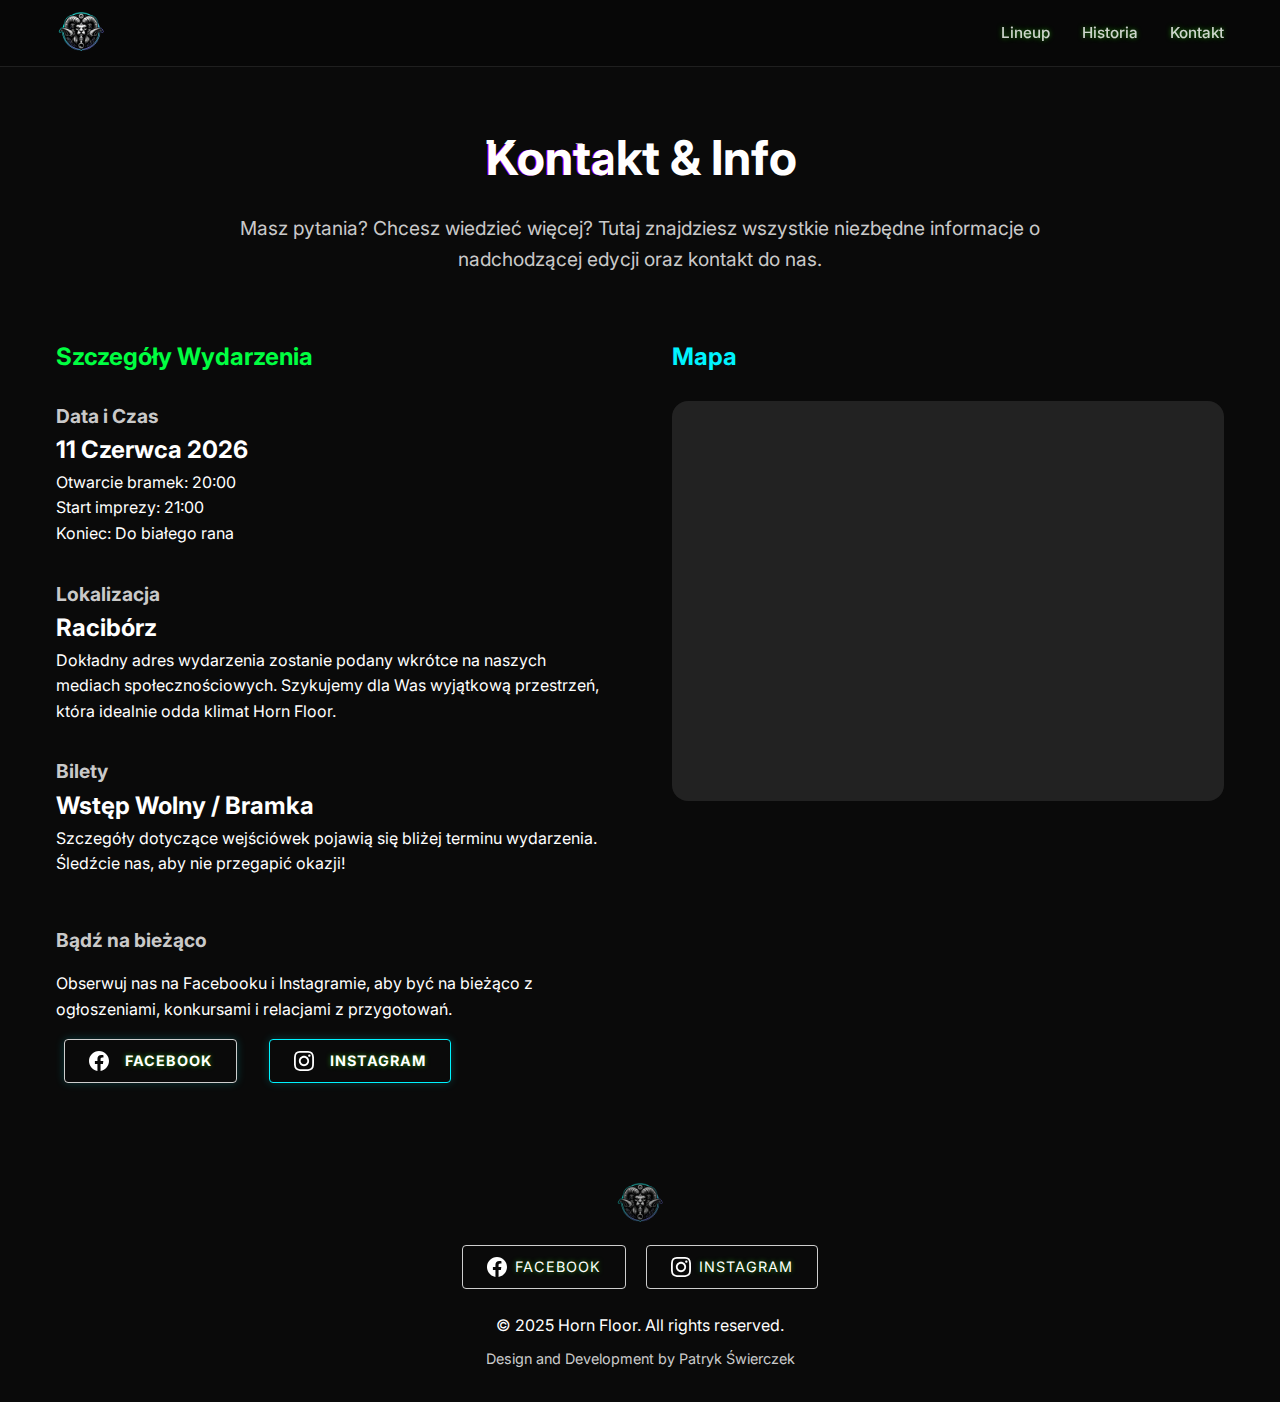
<file: kontakt/index.html>
<!DOCTYPE html>
<html lang="pl-PL">

<head><meta charset="UTF-8">
    
    <meta name="viewport" content="width=device-width, initial-scale=1">
    <link rel="profile" href="https://gmpg.org/xfn/11">
    <link rel="preconnect" href="https://fonts.googleapis.com/">
    <link rel="preconnect" href="https://fonts.gstatic.com/" crossorigin>
    <link href="https://fonts.googleapis.com/css2?family=Inter:wght@400;500;600;700;800&amp;display=swap" rel="stylesheet">
    <link rel="stylesheet" href="./../wp-content/themes/horn-floor/responsive.css">

    
        <!-- SEO Meta Tags -->
        <meta name="description" content="Skontaktuj się z organizatorami Horn Floor. Bilety, lokalizacja, współpraca. Dołącz do wydarzenia 11.06.2026 w Raciborzu.">
        <meta name="keywords" content="horn floor, muzyka elektroniczna, techno, house, drum and bass, neurofunk, impreza techno, wydarzenia elektroniczne, śląsk, raciborz, wodzisław śląski">
        <meta name="author" content="Horn Floor">
        <meta name="robots" content="index, follow, max-image-preview:large, max-snippet:-1, max-video-preview:-1">

        <!-- Open Graph / Facebook -->
        <meta property="og:type" content="website">
        <meta property="og:url" content="./index.html">
        <meta property="og:title" content="Kontakt - Horn Floor | Informacje o Wydarzeniu">
        <meta property="og:description" content="Skontaktuj się z organizatorami Horn Floor. Bilety, lokalizacja, współpraca. Dołącz do wydarzenia 11.06.2026 w Raciborzu.">
        <meta property="og:image" content="./../wp-content/themes/horn-floor/images/logo_final.webp">
        <meta property="og:locale" content="pl_PL">
        <meta property="og:site_name" content="Horn Floor">

        <!-- Twitter Card -->
        <meta name="twitter:card" content="summary_large_image">
        <meta name="twitter:url" content="./index.html">
        <meta name="twitter:title" content="Kontakt - Horn Floor | Informacje o Wydarzeniu">
        <meta name="twitter:description" content="Skontaktuj się z organizatorami Horn Floor. Bilety, lokalizacja, współpraca. Dołącz do wydarzenia 11.06.2026 w Raciborzu.">
        <meta name="twitter:image" content="./../wp-content/themes/horn-floor/images/logo_final.webp">

        <!-- Canonical URL -->
        <link rel="canonical" href="./index.html">

        <!-- Language -->
        <meta http-equiv="content-language" content="pl">

        <!-- Theme Color -->
        <meta name="theme-color" content="#00ff41">

        <!-- JSON-LD Structured Data -->
        <script type="application/ld+json">
            {"@context":"https://schema.org","@type":"Organization","name":"Horn Floor","url":"/","logo":"//wp-content/themes/horn-floor/images/logo_final.webp","description":"Organizator imprez muzyki elektronicznej na Śląsku","sameAs":["https://www.facebook.com/profile.php?id=61565088506453","https://www.instagram.com/hornfloor"]}            </script>

        <title>Kontakt – Horn Floor</title>
<meta name="robots" content="max-image-preview:large">
	<style>img:is([sizes="auto" i], [sizes^="auto," i]) { contain-intrinsic-size: 3000px 1500px }</style>
	<link rel="alternate" type="application/rss+xml" title="Horn Floor » Kanał z wpisami" href="./../feed/index.html">
<link rel="alternate" type="application/rss+xml" title="Horn Floor » Kanał z komentarzami" href="./../comments/feed/index.html">
<script type="text/javascript">
/* <![CDATA[ */
window._wpemojiSettings = {"baseUrl":"https:\/\/s.w.org\/images\/core\/emoji\/16.0.1\/72x72\/","ext":".png","svgUrl":"https:\/\/s.w.org\/images\/core\/emoji\/16.0.1\/svg\/","svgExt":".svg","source":{"concatemoji":"\/\/wp-includes\/js\/wp-emoji-release.min.js?ver=6.8.3"}};
/*! This file is auto-generated */
!function(s,n){var o,i,e;function c(e){try{var t={supportTests:e,timestamp:(new Date).valueOf()};sessionStorage.setItem(o,JSON.stringify(t))}catch(e){}}function p(e,t,n){e.clearRect(0,0,e.canvas.width,e.canvas.height),e.fillText(t,0,0);var t=new Uint32Array(e.getImageData(0,0,e.canvas.width,e.canvas.height).data),a=(e.clearRect(0,0,e.canvas.width,e.canvas.height),e.fillText(n,0,0),new Uint32Array(e.getImageData(0,0,e.canvas.width,e.canvas.height).data));return t.every(function(e,t){return e===a[t]})}function u(e,t){e.clearRect(0,0,e.canvas.width,e.canvas.height),e.fillText(t,0,0);for(var n=e.getImageData(16,16,1,1),a=0;a<n.data.length;a++)if(0!==n.data[a])return!1;return!0}function f(e,t,n,a){switch(t){case"flag":return n(e,"\ud83c\udff3\ufe0f\u200d\u26a7\ufe0f","\ud83c\udff3\ufe0f\u200b\u26a7\ufe0f")?!1:!n(e,"\ud83c\udde8\ud83c\uddf6","\ud83c\udde8\u200b\ud83c\uddf6")&&!n(e,"\ud83c\udff4\udb40\udc67\udb40\udc62\udb40\udc65\udb40\udc6e\udb40\udc67\udb40\udc7f","\ud83c\udff4\u200b\udb40\udc67\u200b\udb40\udc62\u200b\udb40\udc65\u200b\udb40\udc6e\u200b\udb40\udc67\u200b\udb40\udc7f");case"emoji":return!a(e,"\ud83e\udedf")}return!1}function g(e,t,n,a){var r="undefined"!=typeof WorkerGlobalScope&&self instanceof WorkerGlobalScope?new OffscreenCanvas(300,150):s.createElement("canvas"),o=r.getContext("2d",{willReadFrequently:!0}),i=(o.textBaseline="top",o.font="600 32px Arial",{});return e.forEach(function(e){i[e]=t(o,e,n,a)}),i}function t(e){var t=s.createElement("script");t.src=e,t.defer=!0,s.head.appendChild(t)}"undefined"!=typeof Promise&&(o="wpEmojiSettingsSupports",i=["flag","emoji"],n.supports={everything:!0,everythingExceptFlag:!0},e=new Promise(function(e){s.addEventListener("DOMContentLoaded",e,{once:!0})}),new Promise(function(t){var n=function(){try{var e=JSON.parse(sessionStorage.getItem(o));if("object"==typeof e&&"number"==typeof e.timestamp&&(new Date).valueOf()<e.timestamp+604800&&"object"==typeof e.supportTests)return e.supportTests}catch(e){}return null}();if(!n){if("undefined"!=typeof Worker&&"undefined"!=typeof OffscreenCanvas&&"undefined"!=typeof URL&&URL.createObjectURL&&"undefined"!=typeof Blob)try{var e="postMessage("+g.toString()+"("+[JSON.stringify(i),f.toString(),p.toString(),u.toString()].join(",")+"));",a=new Blob([e],{type:"text/javascript"}),r=new Worker(URL.createObjectURL(a),{name:"wpTestEmojiSupports"});return void(r.onmessage=function(e){c(n=e.data),r.terminate(),t(n)})}catch(e){}c(n=g(i,f,p,u))}t(n)}).then(function(e){for(var t in e)n.supports[t]=e[t],n.supports.everything=n.supports.everything&&n.supports[t],"flag"!==t&&(n.supports.everythingExceptFlag=n.supports.everythingExceptFlag&&n.supports[t]);n.supports.everythingExceptFlag=n.supports.everythingExceptFlag&&!n.supports.flag,n.DOMReady=!1,n.readyCallback=function(){n.DOMReady=!0}}).then(function(){return e}).then(function(){var e;n.supports.everything||(n.readyCallback(),(e=n.source||{}).concatemoji?t(e.concatemoji):e.wpemoji&&e.twemoji&&(t(e.twemoji),t(e.wpemoji)))}))}((window,document),window._wpemojiSettings);
/* ]]> */
</script>
<style id="wp-emoji-styles-inline-css" type="text/css">

	img.wp-smiley, img.emoji {
		display: inline !important;
		border: none !important;
		box-shadow: none !important;
		height: 1em !important;
		width: 1em !important;
		margin: 0 0.07em !important;
		vertical-align: -0.1em !important;
		background: none !important;
		padding: 0 !important;
	}
</style>
<link rel="stylesheet" id="wp-block-library-css" href="./../wp-includes/css/dist/block-library/style.min.css?ver=6.8.3" type="text/css" media="all">
<style id="classic-theme-styles-inline-css" type="text/css">
/*! This file is auto-generated */
.wp-block-button__link{color:#fff;background-color:#32373c;border-radius:9999px;box-shadow:none;text-decoration:none;padding:calc(.667em + 2px) calc(1.333em + 2px);font-size:1.125em}.wp-block-file__button{background:#32373c;color:#fff;text-decoration:none}
</style>
<style id="global-styles-inline-css" type="text/css">
:root{--wp--preset--aspect-ratio--square: 1;--wp--preset--aspect-ratio--4-3: 4/3;--wp--preset--aspect-ratio--3-4: 3/4;--wp--preset--aspect-ratio--3-2: 3/2;--wp--preset--aspect-ratio--2-3: 2/3;--wp--preset--aspect-ratio--16-9: 16/9;--wp--preset--aspect-ratio--9-16: 9/16;--wp--preset--color--black: #000000;--wp--preset--color--cyan-bluish-gray: #abb8c3;--wp--preset--color--white: #ffffff;--wp--preset--color--pale-pink: #f78da7;--wp--preset--color--vivid-red: #cf2e2e;--wp--preset--color--luminous-vivid-orange: #ff6900;--wp--preset--color--luminous-vivid-amber: #fcb900;--wp--preset--color--light-green-cyan: #7bdcb5;--wp--preset--color--vivid-green-cyan: #00d084;--wp--preset--color--pale-cyan-blue: #8ed1fc;--wp--preset--color--vivid-cyan-blue: #0693e3;--wp--preset--color--vivid-purple: #9b51e0;--wp--preset--gradient--vivid-cyan-blue-to-vivid-purple: linear-gradient(135deg,rgba(6,147,227,1) 0%,rgb(155,81,224) 100%);--wp--preset--gradient--light-green-cyan-to-vivid-green-cyan: linear-gradient(135deg,rgb(122,220,180) 0%,rgb(0,208,130) 100%);--wp--preset--gradient--luminous-vivid-amber-to-luminous-vivid-orange: linear-gradient(135deg,rgba(252,185,0,1) 0%,rgba(255,105,0,1) 100%);--wp--preset--gradient--luminous-vivid-orange-to-vivid-red: linear-gradient(135deg,rgba(255,105,0,1) 0%,rgb(207,46,46) 100%);--wp--preset--gradient--very-light-gray-to-cyan-bluish-gray: linear-gradient(135deg,rgb(238,238,238) 0%,rgb(169,184,195) 100%);--wp--preset--gradient--cool-to-warm-spectrum: linear-gradient(135deg,rgb(74,234,220) 0%,rgb(151,120,209) 20%,rgb(207,42,186) 40%,rgb(238,44,130) 60%,rgb(251,105,98) 80%,rgb(254,248,76) 100%);--wp--preset--gradient--blush-light-purple: linear-gradient(135deg,rgb(255,206,236) 0%,rgb(152,150,240) 100%);--wp--preset--gradient--blush-bordeaux: linear-gradient(135deg,rgb(254,205,165) 0%,rgb(254,45,45) 50%,rgb(107,0,62) 100%);--wp--preset--gradient--luminous-dusk: linear-gradient(135deg,rgb(255,203,112) 0%,rgb(199,81,192) 50%,rgb(65,88,208) 100%);--wp--preset--gradient--pale-ocean: linear-gradient(135deg,rgb(255,245,203) 0%,rgb(182,227,212) 50%,rgb(51,167,181) 100%);--wp--preset--gradient--electric-grass: linear-gradient(135deg,rgb(202,248,128) 0%,rgb(113,206,126) 100%);--wp--preset--gradient--midnight: linear-gradient(135deg,rgb(2,3,129) 0%,rgb(40,116,252) 100%);--wp--preset--font-size--small: 13px;--wp--preset--font-size--medium: 20px;--wp--preset--font-size--large: 36px;--wp--preset--font-size--x-large: 42px;--wp--preset--spacing--20: 0.44rem;--wp--preset--spacing--30: 0.67rem;--wp--preset--spacing--40: 1rem;--wp--preset--spacing--50: 1.5rem;--wp--preset--spacing--60: 2.25rem;--wp--preset--spacing--70: 3.38rem;--wp--preset--spacing--80: 5.06rem;--wp--preset--shadow--natural: 6px 6px 9px rgba(0, 0, 0, 0.2);--wp--preset--shadow--deep: 12px 12px 50px rgba(0, 0, 0, 0.4);--wp--preset--shadow--sharp: 6px 6px 0px rgba(0, 0, 0, 0.2);--wp--preset--shadow--outlined: 6px 6px 0px -3px rgba(255, 255, 255, 1), 6px 6px rgba(0, 0, 0, 1);--wp--preset--shadow--crisp: 6px 6px 0px rgba(0, 0, 0, 1);}:where(.is-layout-flex){gap: 0.5em;}:where(.is-layout-grid){gap: 0.5em;}body .is-layout-flex{display: flex;}.is-layout-flex{flex-wrap: wrap;align-items: center;}.is-layout-flex > :is(*, div){margin: 0;}body .is-layout-grid{display: grid;}.is-layout-grid > :is(*, div){margin: 0;}:where(.wp-block-columns.is-layout-flex){gap: 2em;}:where(.wp-block-columns.is-layout-grid){gap: 2em;}:where(.wp-block-post-template.is-layout-flex){gap: 1.25em;}:where(.wp-block-post-template.is-layout-grid){gap: 1.25em;}.has-black-color{color: var(--wp--preset--color--black) !important;}.has-cyan-bluish-gray-color{color: var(--wp--preset--color--cyan-bluish-gray) !important;}.has-white-color{color: var(--wp--preset--color--white) !important;}.has-pale-pink-color{color: var(--wp--preset--color--pale-pink) !important;}.has-vivid-red-color{color: var(--wp--preset--color--vivid-red) !important;}.has-luminous-vivid-orange-color{color: var(--wp--preset--color--luminous-vivid-orange) !important;}.has-luminous-vivid-amber-color{color: var(--wp--preset--color--luminous-vivid-amber) !important;}.has-light-green-cyan-color{color: var(--wp--preset--color--light-green-cyan) !important;}.has-vivid-green-cyan-color{color: var(--wp--preset--color--vivid-green-cyan) !important;}.has-pale-cyan-blue-color{color: var(--wp--preset--color--pale-cyan-blue) !important;}.has-vivid-cyan-blue-color{color: var(--wp--preset--color--vivid-cyan-blue) !important;}.has-vivid-purple-color{color: var(--wp--preset--color--vivid-purple) !important;}.has-black-background-color{background-color: var(--wp--preset--color--black) !important;}.has-cyan-bluish-gray-background-color{background-color: var(--wp--preset--color--cyan-bluish-gray) !important;}.has-white-background-color{background-color: var(--wp--preset--color--white) !important;}.has-pale-pink-background-color{background-color: var(--wp--preset--color--pale-pink) !important;}.has-vivid-red-background-color{background-color: var(--wp--preset--color--vivid-red) !important;}.has-luminous-vivid-orange-background-color{background-color: var(--wp--preset--color--luminous-vivid-orange) !important;}.has-luminous-vivid-amber-background-color{background-color: var(--wp--preset--color--luminous-vivid-amber) !important;}.has-light-green-cyan-background-color{background-color: var(--wp--preset--color--light-green-cyan) !important;}.has-vivid-green-cyan-background-color{background-color: var(--wp--preset--color--vivid-green-cyan) !important;}.has-pale-cyan-blue-background-color{background-color: var(--wp--preset--color--pale-cyan-blue) !important;}.has-vivid-cyan-blue-background-color{background-color: var(--wp--preset--color--vivid-cyan-blue) !important;}.has-vivid-purple-background-color{background-color: var(--wp--preset--color--vivid-purple) !important;}.has-black-border-color{border-color: var(--wp--preset--color--black) !important;}.has-cyan-bluish-gray-border-color{border-color: var(--wp--preset--color--cyan-bluish-gray) !important;}.has-white-border-color{border-color: var(--wp--preset--color--white) !important;}.has-pale-pink-border-color{border-color: var(--wp--preset--color--pale-pink) !important;}.has-vivid-red-border-color{border-color: var(--wp--preset--color--vivid-red) !important;}.has-luminous-vivid-orange-border-color{border-color: var(--wp--preset--color--luminous-vivid-orange) !important;}.has-luminous-vivid-amber-border-color{border-color: var(--wp--preset--color--luminous-vivid-amber) !important;}.has-light-green-cyan-border-color{border-color: var(--wp--preset--color--light-green-cyan) !important;}.has-vivid-green-cyan-border-color{border-color: var(--wp--preset--color--vivid-green-cyan) !important;}.has-pale-cyan-blue-border-color{border-color: var(--wp--preset--color--pale-cyan-blue) !important;}.has-vivid-cyan-blue-border-color{border-color: var(--wp--preset--color--vivid-cyan-blue) !important;}.has-vivid-purple-border-color{border-color: var(--wp--preset--color--vivid-purple) !important;}.has-vivid-cyan-blue-to-vivid-purple-gradient-background{background: var(--wp--preset--gradient--vivid-cyan-blue-to-vivid-purple) !important;}.has-light-green-cyan-to-vivid-green-cyan-gradient-background{background: var(--wp--preset--gradient--light-green-cyan-to-vivid-green-cyan) !important;}.has-luminous-vivid-amber-to-luminous-vivid-orange-gradient-background{background: var(--wp--preset--gradient--luminous-vivid-amber-to-luminous-vivid-orange) !important;}.has-luminous-vivid-orange-to-vivid-red-gradient-background{background: var(--wp--preset--gradient--luminous-vivid-orange-to-vivid-red) !important;}.has-very-light-gray-to-cyan-bluish-gray-gradient-background{background: var(--wp--preset--gradient--very-light-gray-to-cyan-bluish-gray) !important;}.has-cool-to-warm-spectrum-gradient-background{background: var(--wp--preset--gradient--cool-to-warm-spectrum) !important;}.has-blush-light-purple-gradient-background{background: var(--wp--preset--gradient--blush-light-purple) !important;}.has-blush-bordeaux-gradient-background{background: var(--wp--preset--gradient--blush-bordeaux) !important;}.has-luminous-dusk-gradient-background{background: var(--wp--preset--gradient--luminous-dusk) !important;}.has-pale-ocean-gradient-background{background: var(--wp--preset--gradient--pale-ocean) !important;}.has-electric-grass-gradient-background{background: var(--wp--preset--gradient--electric-grass) !important;}.has-midnight-gradient-background{background: var(--wp--preset--gradient--midnight) !important;}.has-small-font-size{font-size: var(--wp--preset--font-size--small) !important;}.has-medium-font-size{font-size: var(--wp--preset--font-size--medium) !important;}.has-large-font-size{font-size: var(--wp--preset--font-size--large) !important;}.has-x-large-font-size{font-size: var(--wp--preset--font-size--x-large) !important;}
:where(.wp-block-post-template.is-layout-flex){gap: 1.25em;}:where(.wp-block-post-template.is-layout-grid){gap: 1.25em;}
:where(.wp-block-columns.is-layout-flex){gap: 2em;}:where(.wp-block-columns.is-layout-grid){gap: 2em;}
:root :where(.wp-block-pullquote){font-size: 1.5em;line-height: 1.6;}
</style>
<link rel="stylesheet" id="antigravity-style-css" href="./../wp-content/themes/horn-floor/style.css?ver=1.0.0" type="text/css" media="all">
<link rel="https://api.w.org/" href="./../wp-json/index.html"><link rel="alternate" title="JSON" type="application/json" href="./../wp-json/wp/v2/pages/12/index.html"><link rel="EditURI" type="application/rsd+xml" title="RSD" href="./../xmlrpc.php?rsd">
<meta name="generator" content="WordPress 6.8.3">
<link rel="canonical" href="./index.html">
<link rel="shortlink" href="./../index.html?p=12">
<link rel="alternate" title="oEmbed (JSON)" type="application/json+oembed" href="./../wp-json/oembed/1.0/embed/index.html?url=.%2F%2Fkontakt%2F">
<link rel="alternate" title="oEmbed (XML)" type="text/xml+oembed" href="./../wp-json/oembed/1.0/embed/index.html?url=.%2F%2Fkontakt%2F&amp;format=xml">
<link rel="icon" href="./../wp-content/uploads/2025/11/cropped-cropped-hornlogo-1-32x32.png" sizes="32x32">
<link rel="icon" href="./../wp-content/uploads/2025/11/cropped-cropped-hornlogo-1-192x192.png" sizes="192x192">
<link rel="apple-touch-icon" href="./../wp-content/uploads/2025/11/cropped-cropped-hornlogo-1-180x180.png">
<meta name="msapplication-TileImage" content="./../wp-content/uploads/2025/11/cropped-cropped-hornlogo-1-270x270.png">
</head>

<body class="wp-singular page-template page-template-page-contact page-template-page-contact-php page page-id-12 wp-custom-logo wp-theme-horn-floor">
        <div id="page" class="site">

        <header id="masthead" class="site-header">
            <div class="container header-inner">
                <div class="site-branding">
                    <a href="./../index.html" rel="home" class="custom-logo-link">
                        <img src="./../wp-content/themes/horn-floor/images/logo_final.webp" alt="Horn Floor - Impreza Muzyki Elektronicznej na Śląsku" style="max-height: 50px; width: auto">
                    </a>
                </div><!-- .site-branding -->

                <button class="menu-toggle" aria-controls="primary-menu" aria-expanded="false">
                    <span class="screen-reader-text">Menu</span>
                    ☰
                </button>

                <nav id="site-navigation" class="main-navigation" aria-label="Main Navigation">
                    <ul id="primary-menu" class="menu"><li id="menu-item-38" class="menu-item menu-item-type-post_type menu-item-object-page menu-item-38"><a href="./../lineup/index.html">Lineup</a></li>
<li id="menu-item-37" class="menu-item menu-item-type-post_type menu-item-object-page menu-item-37"><a href="./../historia/index.html">Historia</a></li>
<li id="menu-item-36" class="menu-item menu-item-type-post_type menu-item-object-page current-menu-item page_item page-item-12 current_page_item menu-item-36"><a href="./index.html" aria-current="page">Kontakt</a></li>
</ul>                </nav><!-- #site-navigation -->
            </div>
        </header>
<main id="primary" class="site-main container" style="padding-top: 120px; padding-bottom: 4rem;">

    <header class="page-header" style="text-align: center; margin-bottom: 4rem;">
        <h1 class="page-title glitch" data-text="Kontakt &amp; Info" style="font-size: 3rem; margin-bottom: 1rem;">Kontakt &amp;
            Info</h1>
        <p style="color: var(--text-muted); font-size: 1.2rem; max-width: 800px; margin: 0 auto;">
            Masz pytania? Chcesz wiedzieć więcej? Tutaj znajdziesz wszystkie niezbędne informacje o nadchodzącej edycji
            oraz kontakt do nas.
        </p>
    </header>

    <div class="contact-grid" style="display: grid; grid-template-columns: 1fr 1fr; gap: 4rem;">

        <div class="info-column">
            <h2 style="color: var(--neon-green); margin-bottom: 1.5rem;">Szczegóły Wydarzenia</h2>

            <div class="info-item" style="margin-bottom: 2rem;">
                <h3 style="font-size: 1.2rem; color: var(--text-muted);">Data i Czas</h3>
                <p style="font-size: 1.5rem; font-weight: bold;">11 Czerwca 2026</p>
                <p>Otwarcie bramek: 20:00</p>
                <p>Start imprezy: 21:00</p>
                <p>Koniec: Do białego rana</p>
            </div>

            <div class="info-item" style="margin-bottom: 2rem;">
                <h3 style="font-size: 1.2rem; color: var(--text-muted);">Lokalizacja</h3>
                <p style="font-size: 1.5rem; font-weight: bold;">Racibórz</p>
                <p>Dokładny adres wydarzenia zostanie podany wkrótce na naszych mediach społecznościowych. Szykujemy dla
                    Was wyjątkową przestrzeń, która idealnie odda klimat Horn Floor.</p>
            </div>

            <div class="info-item" style="margin-bottom: 2rem;">
                <h3 style="font-size: 1.2rem; color: var(--text-muted);">Bilety</h3>
                <p style="font-size: 1.5rem; font-weight: bold;">Wstęp Wolny / Bramka</p>
                <p>Szczegóły dotyczące wejściówek pojawią się bliżej terminu wydarzenia. Śledźcie nas, aby nie przegapić
                    okazji!</p>
            </div>

            <div class="social-links" style="margin-top: 3rem;">
                <h3 style="font-size: 1.2rem; color: var(--text-muted); margin-bottom: 1rem;">Bądź na bieżąco</h3>
                <p style="margin-bottom: 1rem;">Obserwuj nas na Facebooku i Instagramie, aby być na bieżąco z
                    ogłoszeniami, konkursami i relacjami z przygotowań.</p>
                <div style="display: flex; gap: 1rem;">
                    <a href="https://www.facebook.com/profile.php?id=61565088506453" target="_blank" class="btn">
                        <svg width="20" height="20" viewbox="0 0 24 24" fill="currentColor" xmlns="http://www.w3.org/2000/svg" style="margin-right: 0.5rem;">
                            <path d="M24 12.073c0-6.627-5.373-12-12-12s-12 5.373-12 12c0 5.99 4.388 10.954 10.125 11.854v-8.385H7.078v-3.47h3.047V9.43c0-3.007 1.792-4.669 4.533-4.669 1.312 0 2.686.235 2.686.235v2.953H15.83c-1.491 0-1.956.925-1.956 1.874v2.25h3.328l-.532 3.47h-2.796v8.385C19.612 23.027 24 18.062 24 12.073z"></path>
                        </svg>
                        Facebook
                    </a>
                    <a href="https://www.instagram.com/horn.floor/" target="_blank" class="btn" style="background: transparent; border: 1px solid var(--accent);">
                        <svg width="20" height="20" viewbox="0 0 24 24" fill="currentColor" xmlns="http://www.w3.org/2000/svg" style="margin-right: 0.5rem;">
                            <path d="M12 2.163c3.204 0 3.584.012 4.85.07 3.252.148 4.771 1.691 4.919 4.919.058 1.265.069 1.645.069 4.849 0 3.205-.012 3.584-.069 4.849-.149 3.225-1.664 4.771-4.919 4.919-1.266.058-1.644.07-4.85.07-3.204 0-3.584-.012-4.849-.07-3.26-.149-4.771-1.699-4.919-4.92-.058-1.265-.07-1.644-.07-4.849 0-3.204.013-3.583.07-4.849.149-3.227 1.664-4.771 4.919-4.919 1.266-.057 1.645-.069 4.849-.069zm0-2.163c-3.259 0-3.667.014-4.947.072-4.358.2-6.78 2.618-6.98 6.98-.059 1.281-.073 1.689-.073 4.948 0 3.259.014 3.668.072 4.948.2 4.358 2.618 6.78 6.98 6.98 1.281.058 1.689.072 4.948.072 3.259 0 3.668-.014 4.948-.072 4.354-.2 6.782-2.618 6.979-6.98.059-1.28.073-1.689.073-4.948 0-3.259-.014-3.667-.072-4.947-.196-4.354-2.617-6.78-6.979-6.98-1.281-.059-1.69-.073-4.949-.073zm0 5.838c-3.403 0-6.162 2.759-6.162 6.162s2.759 6.163 6.162 6.163 6.162-2.759 6.162-6.163c0-3.403-2.759-6.162-6.162-6.162zm0 10.162c-2.209 0-4-1.79-4-4 0-2.209 1.791-4 4-4s4 1.791 4 4c0 2.21-1.791 4-4 4zm6.406-11.845c-.796 0-1.441.645-1.441 1.44s.645 1.44 1.441 1.44c.795 0 1.439-.645 1.439-1.44s-.644-1.44-1.439-1.44z"></path>
                        </svg>
                        Instagram
                    </a>
                </div>
            </div>
        </div>

        <div class="map-column">
            <h2 style="color: var(--neon-cyan); margin-bottom: 1.5rem;">Mapa</h2>
            <div class="map-placeholder" style="background: #222; height: 400px; width: 100%; border-radius: 16px; display: flex; align-items: center; justify-content: center; border: 1px solid var(--glass-border); overflow: hidden;">
                <iframe src="https://www.google.com/maps/embed?pb=!1m18!1m12!1m3!1d82656.5866635467!2d18.14817869376678!3d50.08643806969562!2m3!1f0!2f0!3f0!3m2!1i1024!2i768!4f13.1!3m3!1m2!1s0x47116a2417d4c82d%3A0x600c017415442b10!2sRacib%C3%B3rz!5e0!3m2!1spl!2spl!4v1700000000000!5m2!1spl!2spl" width="100%" height="100%" style="border:0;" allowfullscreen="" loading="lazy" referrerpolicy="no-referrer-when-downgrade"></iframe>
            </div>
        </div>

    </div>

</main>

<style>
    @media (max-width: 768px) {
        .contact-grid {
            grid-template-columns: 1fr !important;
        }
    }
</style>


    <div class="site-info container" style="text-align: center; padding: 2rem 0;">
        <img src="./../wp-content/themes/horn-floor/images/logo_final.webp" alt="Horn Floor" style="max-height: 50px; width: auto; margin: 0 auto 1rem; opacity: 0.7;">
        
        <div class="footer-socials" style="margin-bottom: 1.5rem;">
            <a href="https://www.facebook.com/profile.php?id=61565088506453" target="_blank" rel="noopener noreferrer">
                <svg width="20" height="20" viewbox="0 0 24 24" fill="currentColor" xmlns="http://www.w3.org/2000/svg">
                    <path d="M24 12.073c0-6.627-5.373-12-12-12s-12 5.373-12 12c0 5.99 4.388 10.954 10.125 11.854v-8.385H7.078v-3.47h3.047V9.43c0-3.007 1.792-4.669 4.533-4.669 1.312 0 2.686.235 2.686.235v2.953H15.83c-1.491 0-1.956.925-1.956 1.874v2.25h3.328l-.532 3.47h-2.796v8.385C19.612 23.027 24 18.062 24 12.073z"></path>
                </svg>
                <span>Facebook</span>
            </a>
            <a href="https://www.instagram.com/horn.floor/" target="_blank" rel="noopener noreferrer">
                <svg width="20" height="20" viewbox="0 0 24 24" fill="currentColor" xmlns="http://www.w3.org/2000/svg">
                    <path d="M12 2.163c3.204 0 3.584.012 4.85.07 3.252.148 4.771 1.691 4.919 4.919.058 1.265.069 1.645.069 4.849 0 3.205-.012 3.584-.069 4.849-.149 3.225-1.664 4.771-4.919 4.919-1.266.058-1.644.07-4.85.07-3.204 0-3.584-.012-4.849-.07-3.26-.149-4.771-1.699-4.919-4.92-.058-1.265-.07-1.644-.07-4.849 0-3.204.013-3.583.07-4.849.149-3.227 1.664-4.771 4.919-4.919 1.266-.057 1.645-.069 4.849-.069zm0-2.163c-3.259 0-3.667.014-4.947.072-4.358.2-6.78 2.618-6.98 6.98-.059 1.281-.073 1.689-.073 4.948 0 3.259.014 3.668.072 4.948.2 4.358 2.618 6.78 6.98 6.98 1.281.058 1.689.072 4.948.072 3.259 0 3.668-.014 4.948-.072 4.354-.2 6.782-2.618 6.979-6.98.059-1.28.073-1.689.073-4.948 0-3.259-.014-3.667-.072-4.947-.196-4.354-2.617-6.78-6.979-6.98-1.281-.059-1.69-.073-4.949-.073zm0 5.838c-3.403 0-6.162 2.759-6.162 6.162s2.759 6.163 6.162 6.163 6.162-2.759 6.162-6.163c0-3.403-2.759-6.162-6.162-6.162zm0 10.162c-2.209 0-4-1.79-4-4 0-2.209 1.791-4 4-4s4 1.791 4 4c0 2.21-1.791 4-4 4zm6.406-11.845c-.796 0-1.441.645-1.441 1.44s.645 1.44 1.441 1.44c.795 0 1.439-.645 1.439-1.44s-.644-1.44-1.439-1.44z"></path>
                </svg>
                <span>Instagram</span>
            </a>
        </div>

        <p>
            © 2025 Horn Floor. All rights reserved.
        </p>
        <p style="margin-top: 0.5rem; font-size: 0.9rem; color: var(--text-muted);">
            Design and Development by Patryk Świerczek
        </p>
    </div><!-- .site-info -->
</div><!-- #page -->

<script type="speculationrules">
{"prefetch":[{"source":"document","where":{"and":[{"href_matches":"\/wordpress\/*"},{"not":{"href_matches":["\/wordpress\/wp-*.php","\/wordpress\/wp-admin\/*","\/wordpress\/wp-content\/uploads\/*","\/wordpress\/wp-content\/*","\/wordpress\/wp-content\/plugins\/*","\/wordpress\/wp-content\/themes\/horn-floor\/*","\/wordpress\/*\\?(.+)"]}},{"not":{"selector_matches":"a[rel~=\"nofollow\"]"}},{"not":{"selector_matches":".no-prefetch, .no-prefetch a"}}]},"eagerness":"conservative"}]}
</script>
<script type="text/javascript" src="./../wp-content/themes/horn-floor/js/main.js?ver=1.0.0" id="antigravity-main-js"></script>

</body>
</html>
</file>
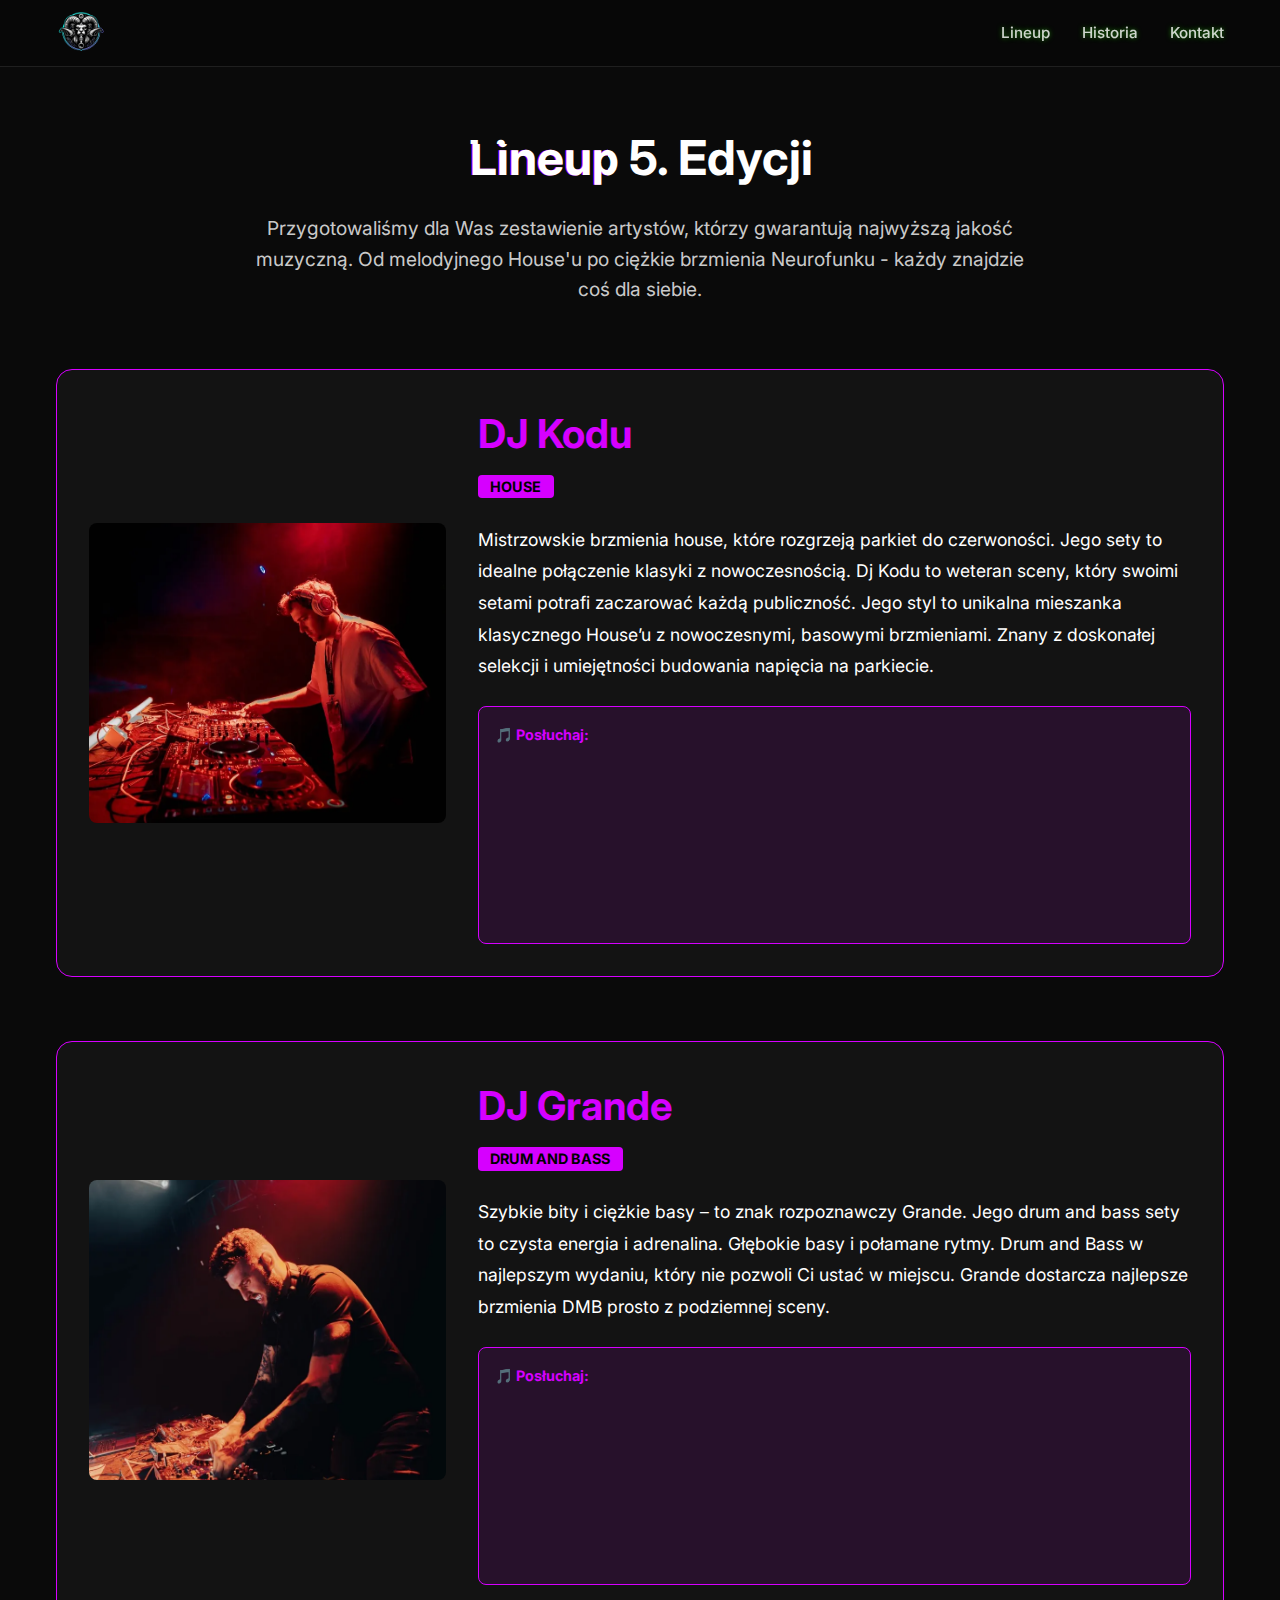
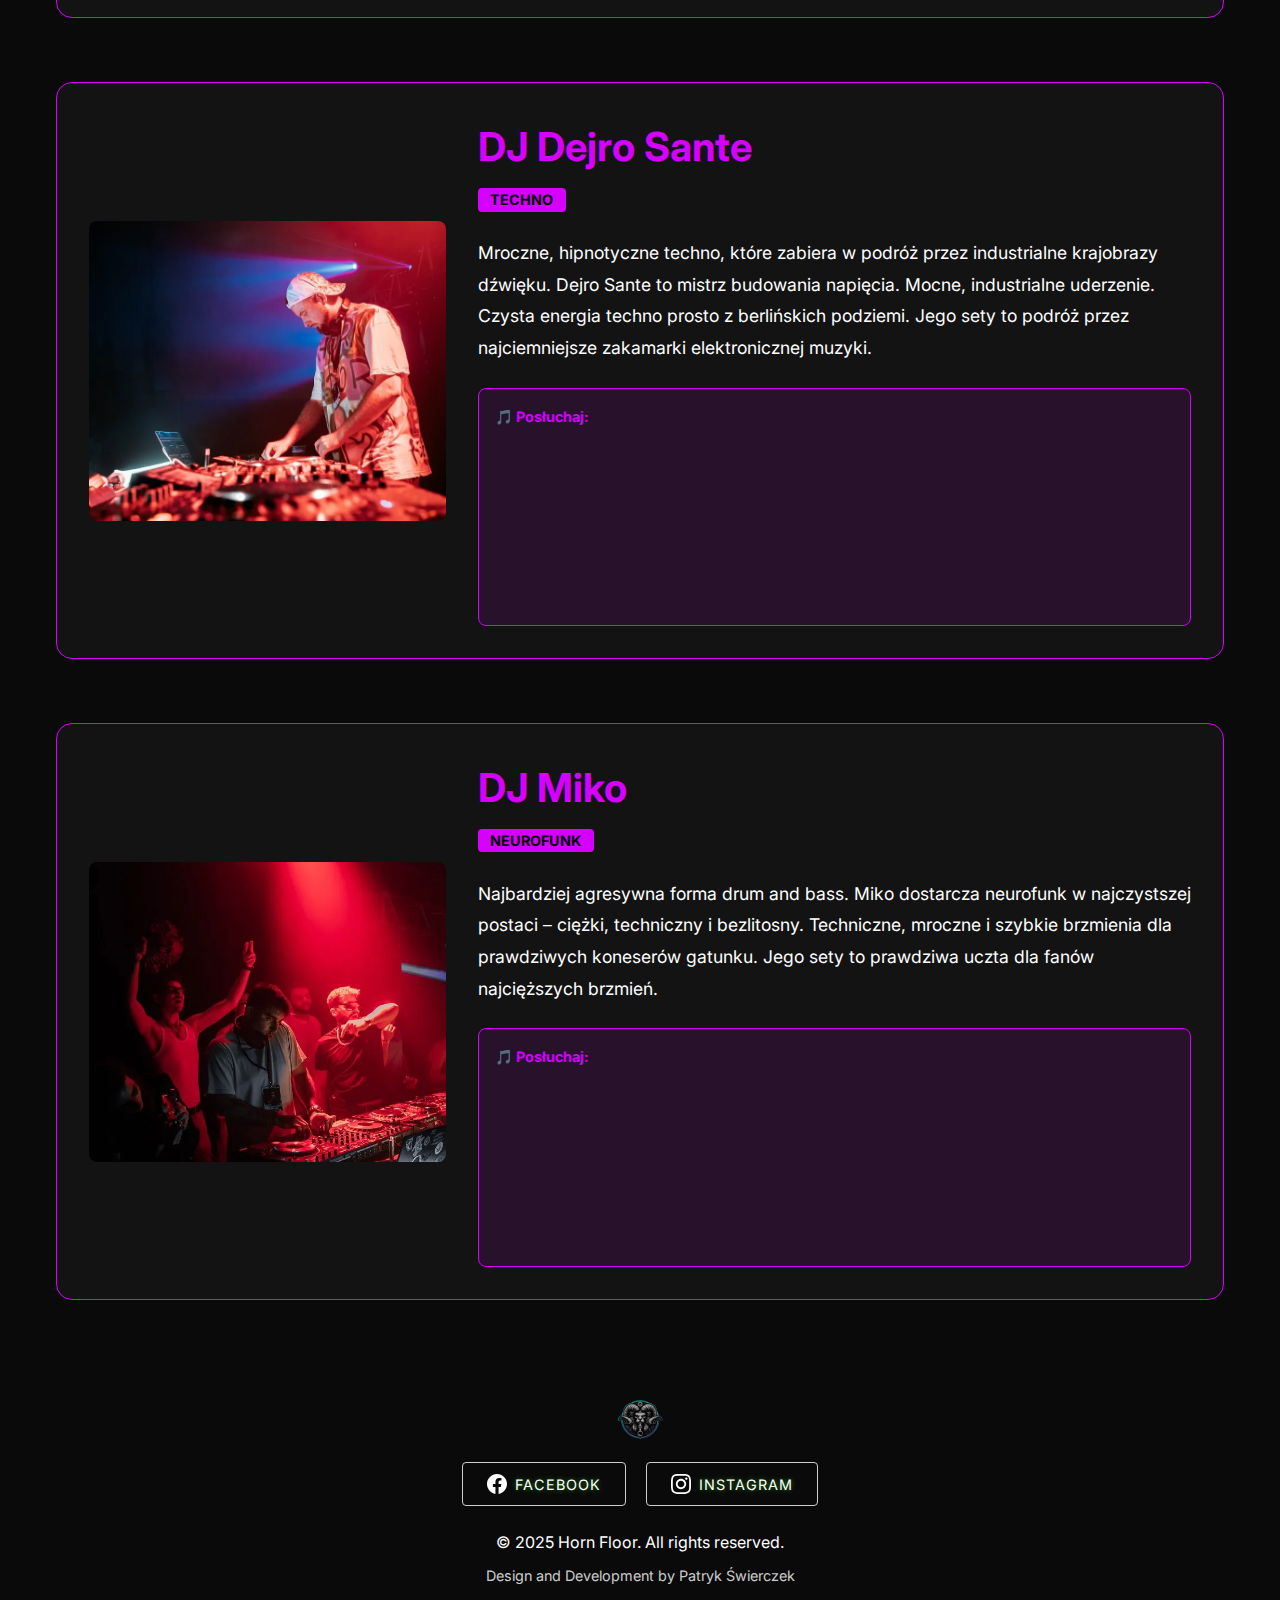
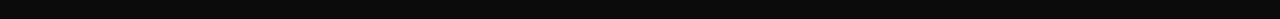
<file: lineup/index.html>
<!DOCTYPE html>
<html lang="pl-PL">

<head><meta charset="UTF-8">
    
    <meta name="viewport" content="width=device-width, initial-scale=1">
    <link rel="profile" href="https://gmpg.org/xfn/11">
    <link rel="preconnect" href="https://fonts.googleapis.com/">
    <link rel="preconnect" href="https://fonts.gstatic.com/" crossorigin>
    <link href="https://fonts.googleapis.com/css2?family=Inter:wght@400;500;600;700;800&amp;display=swap" rel="stylesheet">
    <link rel="stylesheet" href="./../wp-content/themes/horn-floor/responsive.css">

    
        <!-- SEO Meta Tags -->
        <meta name="description" content="Lineup Horn Floor 5: DJ Kodu, DJ Grande, DJ Dejro Sante, DJ Miko. Najlepsi artyści sceny House, DMB, Techno i Neurofunk w jednym miejscu.">
        <meta name="keywords" content="horn floor, muzyka elektroniczna, techno, house, drum and bass, neurofunk, impreza techno, wydarzenia elektroniczne, śląsk, raciborz, wodzisław śląski, dj kodu, dj grande, dj dejro sante, dj miko, lineup dj">
        <meta name="author" content="Horn Floor">
        <meta name="robots" content="index, follow, max-image-preview:large, max-snippet:-1, max-video-preview:-1">

        <!-- Open Graph / Facebook -->
        <meta property="og:type" content="website">
        <meta property="og:url" content="./index.html">
        <meta property="og:title" content="Lineup DJ - Horn Floor | Najlepsi DJ-e Muzyki Elektronicznej">
        <meta property="og:description" content="Lineup Horn Floor 5: DJ Kodu, DJ Grande, DJ Dejro Sante, DJ Miko. Najlepsi artyści sceny House, DMB, Techno i Neurofunk w jednym miejscu.">
        <meta property="og:image" content="./../wp-content/themes/horn-floor/images/logo_final.webp">
        <meta property="og:locale" content="pl_PL">
        <meta property="og:site_name" content="Horn Floor">

        <!-- Twitter Card -->
        <meta name="twitter:card" content="summary_large_image">
        <meta name="twitter:url" content="./index.html">
        <meta name="twitter:title" content="Lineup DJ - Horn Floor | Najlepsi DJ-e Muzyki Elektronicznej">
        <meta name="twitter:description" content="Lineup Horn Floor 5: DJ Kodu, DJ Grande, DJ Dejro Sante, DJ Miko. Najlepsi artyści sceny House, DMB, Techno i Neurofunk w jednym miejscu.">
        <meta name="twitter:image" content="./../wp-content/themes/horn-floor/images/logo_final.webp">

        <!-- Canonical URL -->
        <link rel="canonical" href="./index.html">

        <!-- Language -->
        <meta http-equiv="content-language" content="pl">

        <!-- Theme Color -->
        <meta name="theme-color" content="#00ff41">

        <!-- JSON-LD Structured Data -->
        <script type="application/ld+json">
            {"@context":"https://schema.org","@type":"Organization","name":"Horn Floor","url":"/","logo":"//wp-content/themes/horn-floor/images/logo_final.webp","description":"Organizator imprez muzyki elektronicznej na Śląsku","sameAs":["https://www.facebook.com/profile.php?id=61565088506453","https://www.instagram.com/hornfloor"]}            </script>

        <title>Lineup – Horn Floor</title>
<meta name="robots" content="max-image-preview:large">
	<style>img:is([sizes="auto" i], [sizes^="auto," i]) { contain-intrinsic-size: 3000px 1500px }</style>
	<link rel="alternate" type="application/rss+xml" title="Horn Floor » Kanał z wpisami" href="./../feed/index.html">
<link rel="alternate" type="application/rss+xml" title="Horn Floor » Kanał z komentarzami" href="./../comments/feed/index.html">
<script type="text/javascript">
/* <![CDATA[ */
window._wpemojiSettings = {"baseUrl":"https:\/\/s.w.org\/images\/core\/emoji\/16.0.1\/72x72\/","ext":".png","svgUrl":"https:\/\/s.w.org\/images\/core\/emoji\/16.0.1\/svg\/","svgExt":".svg","source":{"concatemoji":"\/\/wp-includes\/js\/wp-emoji-release.min.js?ver=6.8.3"}};
/*! This file is auto-generated */
!function(s,n){var o,i,e;function c(e){try{var t={supportTests:e,timestamp:(new Date).valueOf()};sessionStorage.setItem(o,JSON.stringify(t))}catch(e){}}function p(e,t,n){e.clearRect(0,0,e.canvas.width,e.canvas.height),e.fillText(t,0,0);var t=new Uint32Array(e.getImageData(0,0,e.canvas.width,e.canvas.height).data),a=(e.clearRect(0,0,e.canvas.width,e.canvas.height),e.fillText(n,0,0),new Uint32Array(e.getImageData(0,0,e.canvas.width,e.canvas.height).data));return t.every(function(e,t){return e===a[t]})}function u(e,t){e.clearRect(0,0,e.canvas.width,e.canvas.height),e.fillText(t,0,0);for(var n=e.getImageData(16,16,1,1),a=0;a<n.data.length;a++)if(0!==n.data[a])return!1;return!0}function f(e,t,n,a){switch(t){case"flag":return n(e,"\ud83c\udff3\ufe0f\u200d\u26a7\ufe0f","\ud83c\udff3\ufe0f\u200b\u26a7\ufe0f")?!1:!n(e,"\ud83c\udde8\ud83c\uddf6","\ud83c\udde8\u200b\ud83c\uddf6")&&!n(e,"\ud83c\udff4\udb40\udc67\udb40\udc62\udb40\udc65\udb40\udc6e\udb40\udc67\udb40\udc7f","\ud83c\udff4\u200b\udb40\udc67\u200b\udb40\udc62\u200b\udb40\udc65\u200b\udb40\udc6e\u200b\udb40\udc67\u200b\udb40\udc7f");case"emoji":return!a(e,"\ud83e\udedf")}return!1}function g(e,t,n,a){var r="undefined"!=typeof WorkerGlobalScope&&self instanceof WorkerGlobalScope?new OffscreenCanvas(300,150):s.createElement("canvas"),o=r.getContext("2d",{willReadFrequently:!0}),i=(o.textBaseline="top",o.font="600 32px Arial",{});return e.forEach(function(e){i[e]=t(o,e,n,a)}),i}function t(e){var t=s.createElement("script");t.src=e,t.defer=!0,s.head.appendChild(t)}"undefined"!=typeof Promise&&(o="wpEmojiSettingsSupports",i=["flag","emoji"],n.supports={everything:!0,everythingExceptFlag:!0},e=new Promise(function(e){s.addEventListener("DOMContentLoaded",e,{once:!0})}),new Promise(function(t){var n=function(){try{var e=JSON.parse(sessionStorage.getItem(o));if("object"==typeof e&&"number"==typeof e.timestamp&&(new Date).valueOf()<e.timestamp+604800&&"object"==typeof e.supportTests)return e.supportTests}catch(e){}return null}();if(!n){if("undefined"!=typeof Worker&&"undefined"!=typeof OffscreenCanvas&&"undefined"!=typeof URL&&URL.createObjectURL&&"undefined"!=typeof Blob)try{var e="postMessage("+g.toString()+"("+[JSON.stringify(i),f.toString(),p.toString(),u.toString()].join(",")+"));",a=new Blob([e],{type:"text/javascript"}),r=new Worker(URL.createObjectURL(a),{name:"wpTestEmojiSupports"});return void(r.onmessage=function(e){c(n=e.data),r.terminate(),t(n)})}catch(e){}c(n=g(i,f,p,u))}t(n)}).then(function(e){for(var t in e)n.supports[t]=e[t],n.supports.everything=n.supports.everything&&n.supports[t],"flag"!==t&&(n.supports.everythingExceptFlag=n.supports.everythingExceptFlag&&n.supports[t]);n.supports.everythingExceptFlag=n.supports.everythingExceptFlag&&!n.supports.flag,n.DOMReady=!1,n.readyCallback=function(){n.DOMReady=!0}}).then(function(){return e}).then(function(){var e;n.supports.everything||(n.readyCallback(),(e=n.source||{}).concatemoji?t(e.concatemoji):e.wpemoji&&e.twemoji&&(t(e.twemoji),t(e.wpemoji)))}))}((window,document),window._wpemojiSettings);
/* ]]> */
</script>
<style id="wp-emoji-styles-inline-css" type="text/css">

	img.wp-smiley, img.emoji {
		display: inline !important;
		border: none !important;
		box-shadow: none !important;
		height: 1em !important;
		width: 1em !important;
		margin: 0 0.07em !important;
		vertical-align: -0.1em !important;
		background: none !important;
		padding: 0 !important;
	}
</style>
<link rel="stylesheet" id="wp-block-library-css" href="./../wp-includes/css/dist/block-library/style.min.css?ver=6.8.3" type="text/css" media="all">
<style id="classic-theme-styles-inline-css" type="text/css">
/*! This file is auto-generated */
.wp-block-button__link{color:#fff;background-color:#32373c;border-radius:9999px;box-shadow:none;text-decoration:none;padding:calc(.667em + 2px) calc(1.333em + 2px);font-size:1.125em}.wp-block-file__button{background:#32373c;color:#fff;text-decoration:none}
</style>
<style id="global-styles-inline-css" type="text/css">
:root{--wp--preset--aspect-ratio--square: 1;--wp--preset--aspect-ratio--4-3: 4/3;--wp--preset--aspect-ratio--3-4: 3/4;--wp--preset--aspect-ratio--3-2: 3/2;--wp--preset--aspect-ratio--2-3: 2/3;--wp--preset--aspect-ratio--16-9: 16/9;--wp--preset--aspect-ratio--9-16: 9/16;--wp--preset--color--black: #000000;--wp--preset--color--cyan-bluish-gray: #abb8c3;--wp--preset--color--white: #ffffff;--wp--preset--color--pale-pink: #f78da7;--wp--preset--color--vivid-red: #cf2e2e;--wp--preset--color--luminous-vivid-orange: #ff6900;--wp--preset--color--luminous-vivid-amber: #fcb900;--wp--preset--color--light-green-cyan: #7bdcb5;--wp--preset--color--vivid-green-cyan: #00d084;--wp--preset--color--pale-cyan-blue: #8ed1fc;--wp--preset--color--vivid-cyan-blue: #0693e3;--wp--preset--color--vivid-purple: #9b51e0;--wp--preset--gradient--vivid-cyan-blue-to-vivid-purple: linear-gradient(135deg,rgba(6,147,227,1) 0%,rgb(155,81,224) 100%);--wp--preset--gradient--light-green-cyan-to-vivid-green-cyan: linear-gradient(135deg,rgb(122,220,180) 0%,rgb(0,208,130) 100%);--wp--preset--gradient--luminous-vivid-amber-to-luminous-vivid-orange: linear-gradient(135deg,rgba(252,185,0,1) 0%,rgba(255,105,0,1) 100%);--wp--preset--gradient--luminous-vivid-orange-to-vivid-red: linear-gradient(135deg,rgba(255,105,0,1) 0%,rgb(207,46,46) 100%);--wp--preset--gradient--very-light-gray-to-cyan-bluish-gray: linear-gradient(135deg,rgb(238,238,238) 0%,rgb(169,184,195) 100%);--wp--preset--gradient--cool-to-warm-spectrum: linear-gradient(135deg,rgb(74,234,220) 0%,rgb(151,120,209) 20%,rgb(207,42,186) 40%,rgb(238,44,130) 60%,rgb(251,105,98) 80%,rgb(254,248,76) 100%);--wp--preset--gradient--blush-light-purple: linear-gradient(135deg,rgb(255,206,236) 0%,rgb(152,150,240) 100%);--wp--preset--gradient--blush-bordeaux: linear-gradient(135deg,rgb(254,205,165) 0%,rgb(254,45,45) 50%,rgb(107,0,62) 100%);--wp--preset--gradient--luminous-dusk: linear-gradient(135deg,rgb(255,203,112) 0%,rgb(199,81,192) 50%,rgb(65,88,208) 100%);--wp--preset--gradient--pale-ocean: linear-gradient(135deg,rgb(255,245,203) 0%,rgb(182,227,212) 50%,rgb(51,167,181) 100%);--wp--preset--gradient--electric-grass: linear-gradient(135deg,rgb(202,248,128) 0%,rgb(113,206,126) 100%);--wp--preset--gradient--midnight: linear-gradient(135deg,rgb(2,3,129) 0%,rgb(40,116,252) 100%);--wp--preset--font-size--small: 13px;--wp--preset--font-size--medium: 20px;--wp--preset--font-size--large: 36px;--wp--preset--font-size--x-large: 42px;--wp--preset--spacing--20: 0.44rem;--wp--preset--spacing--30: 0.67rem;--wp--preset--spacing--40: 1rem;--wp--preset--spacing--50: 1.5rem;--wp--preset--spacing--60: 2.25rem;--wp--preset--spacing--70: 3.38rem;--wp--preset--spacing--80: 5.06rem;--wp--preset--shadow--natural: 6px 6px 9px rgba(0, 0, 0, 0.2);--wp--preset--shadow--deep: 12px 12px 50px rgba(0, 0, 0, 0.4);--wp--preset--shadow--sharp: 6px 6px 0px rgba(0, 0, 0, 0.2);--wp--preset--shadow--outlined: 6px 6px 0px -3px rgba(255, 255, 255, 1), 6px 6px rgba(0, 0, 0, 1);--wp--preset--shadow--crisp: 6px 6px 0px rgba(0, 0, 0, 1);}:where(.is-layout-flex){gap: 0.5em;}:where(.is-layout-grid){gap: 0.5em;}body .is-layout-flex{display: flex;}.is-layout-flex{flex-wrap: wrap;align-items: center;}.is-layout-flex > :is(*, div){margin: 0;}body .is-layout-grid{display: grid;}.is-layout-grid > :is(*, div){margin: 0;}:where(.wp-block-columns.is-layout-flex){gap: 2em;}:where(.wp-block-columns.is-layout-grid){gap: 2em;}:where(.wp-block-post-template.is-layout-flex){gap: 1.25em;}:where(.wp-block-post-template.is-layout-grid){gap: 1.25em;}.has-black-color{color: var(--wp--preset--color--black) !important;}.has-cyan-bluish-gray-color{color: var(--wp--preset--color--cyan-bluish-gray) !important;}.has-white-color{color: var(--wp--preset--color--white) !important;}.has-pale-pink-color{color: var(--wp--preset--color--pale-pink) !important;}.has-vivid-red-color{color: var(--wp--preset--color--vivid-red) !important;}.has-luminous-vivid-orange-color{color: var(--wp--preset--color--luminous-vivid-orange) !important;}.has-luminous-vivid-amber-color{color: var(--wp--preset--color--luminous-vivid-amber) !important;}.has-light-green-cyan-color{color: var(--wp--preset--color--light-green-cyan) !important;}.has-vivid-green-cyan-color{color: var(--wp--preset--color--vivid-green-cyan) !important;}.has-pale-cyan-blue-color{color: var(--wp--preset--color--pale-cyan-blue) !important;}.has-vivid-cyan-blue-color{color: var(--wp--preset--color--vivid-cyan-blue) !important;}.has-vivid-purple-color{color: var(--wp--preset--color--vivid-purple) !important;}.has-black-background-color{background-color: var(--wp--preset--color--black) !important;}.has-cyan-bluish-gray-background-color{background-color: var(--wp--preset--color--cyan-bluish-gray) !important;}.has-white-background-color{background-color: var(--wp--preset--color--white) !important;}.has-pale-pink-background-color{background-color: var(--wp--preset--color--pale-pink) !important;}.has-vivid-red-background-color{background-color: var(--wp--preset--color--vivid-red) !important;}.has-luminous-vivid-orange-background-color{background-color: var(--wp--preset--color--luminous-vivid-orange) !important;}.has-luminous-vivid-amber-background-color{background-color: var(--wp--preset--color--luminous-vivid-amber) !important;}.has-light-green-cyan-background-color{background-color: var(--wp--preset--color--light-green-cyan) !important;}.has-vivid-green-cyan-background-color{background-color: var(--wp--preset--color--vivid-green-cyan) !important;}.has-pale-cyan-blue-background-color{background-color: var(--wp--preset--color--pale-cyan-blue) !important;}.has-vivid-cyan-blue-background-color{background-color: var(--wp--preset--color--vivid-cyan-blue) !important;}.has-vivid-purple-background-color{background-color: var(--wp--preset--color--vivid-purple) !important;}.has-black-border-color{border-color: var(--wp--preset--color--black) !important;}.has-cyan-bluish-gray-border-color{border-color: var(--wp--preset--color--cyan-bluish-gray) !important;}.has-white-border-color{border-color: var(--wp--preset--color--white) !important;}.has-pale-pink-border-color{border-color: var(--wp--preset--color--pale-pink) !important;}.has-vivid-red-border-color{border-color: var(--wp--preset--color--vivid-red) !important;}.has-luminous-vivid-orange-border-color{border-color: var(--wp--preset--color--luminous-vivid-orange) !important;}.has-luminous-vivid-amber-border-color{border-color: var(--wp--preset--color--luminous-vivid-amber) !important;}.has-light-green-cyan-border-color{border-color: var(--wp--preset--color--light-green-cyan) !important;}.has-vivid-green-cyan-border-color{border-color: var(--wp--preset--color--vivid-green-cyan) !important;}.has-pale-cyan-blue-border-color{border-color: var(--wp--preset--color--pale-cyan-blue) !important;}.has-vivid-cyan-blue-border-color{border-color: var(--wp--preset--color--vivid-cyan-blue) !important;}.has-vivid-purple-border-color{border-color: var(--wp--preset--color--vivid-purple) !important;}.has-vivid-cyan-blue-to-vivid-purple-gradient-background{background: var(--wp--preset--gradient--vivid-cyan-blue-to-vivid-purple) !important;}.has-light-green-cyan-to-vivid-green-cyan-gradient-background{background: var(--wp--preset--gradient--light-green-cyan-to-vivid-green-cyan) !important;}.has-luminous-vivid-amber-to-luminous-vivid-orange-gradient-background{background: var(--wp--preset--gradient--luminous-vivid-amber-to-luminous-vivid-orange) !important;}.has-luminous-vivid-orange-to-vivid-red-gradient-background{background: var(--wp--preset--gradient--luminous-vivid-orange-to-vivid-red) !important;}.has-very-light-gray-to-cyan-bluish-gray-gradient-background{background: var(--wp--preset--gradient--very-light-gray-to-cyan-bluish-gray) !important;}.has-cool-to-warm-spectrum-gradient-background{background: var(--wp--preset--gradient--cool-to-warm-spectrum) !important;}.has-blush-light-purple-gradient-background{background: var(--wp--preset--gradient--blush-light-purple) !important;}.has-blush-bordeaux-gradient-background{background: var(--wp--preset--gradient--blush-bordeaux) !important;}.has-luminous-dusk-gradient-background{background: var(--wp--preset--gradient--luminous-dusk) !important;}.has-pale-ocean-gradient-background{background: var(--wp--preset--gradient--pale-ocean) !important;}.has-electric-grass-gradient-background{background: var(--wp--preset--gradient--electric-grass) !important;}.has-midnight-gradient-background{background: var(--wp--preset--gradient--midnight) !important;}.has-small-font-size{font-size: var(--wp--preset--font-size--small) !important;}.has-medium-font-size{font-size: var(--wp--preset--font-size--medium) !important;}.has-large-font-size{font-size: var(--wp--preset--font-size--large) !important;}.has-x-large-font-size{font-size: var(--wp--preset--font-size--x-large) !important;}
:where(.wp-block-post-template.is-layout-flex){gap: 1.25em;}:where(.wp-block-post-template.is-layout-grid){gap: 1.25em;}
:where(.wp-block-columns.is-layout-flex){gap: 2em;}:where(.wp-block-columns.is-layout-grid){gap: 2em;}
:root :where(.wp-block-pullquote){font-size: 1.5em;line-height: 1.6;}
</style>
<link rel="stylesheet" id="antigravity-style-css" href="./../wp-content/themes/horn-floor/style.css?ver=1.0.0" type="text/css" media="all">
<link rel="https://api.w.org/" href="./../wp-json/index.html"><link rel="alternate" title="JSON" type="application/json" href="./../wp-json/wp/v2/pages/6/index.html"><link rel="EditURI" type="application/rsd+xml" title="RSD" href="./../xmlrpc.php?rsd">
<meta name="generator" content="WordPress 6.8.3">
<link rel="canonical" href="./index.html">
<link rel="shortlink" href="./../index.html?p=6">
<link rel="alternate" title="oEmbed (JSON)" type="application/json+oembed" href="./../wp-json/oembed/1.0/embed/index.html?url=.%2F%2Flineup%2F">
<link rel="alternate" title="oEmbed (XML)" type="text/xml+oembed" href="./../wp-json/oembed/1.0/embed/index.html?url=.%2F%2Flineup%2F&amp;format=xml">
<link rel="icon" href="./../wp-content/uploads/2025/11/cropped-cropped-hornlogo-1-32x32.png" sizes="32x32">
<link rel="icon" href="./../wp-content/uploads/2025/11/cropped-cropped-hornlogo-1-192x192.png" sizes="192x192">
<link rel="apple-touch-icon" href="./../wp-content/uploads/2025/11/cropped-cropped-hornlogo-1-180x180.png">
<meta name="msapplication-TileImage" content="./../wp-content/uploads/2025/11/cropped-cropped-hornlogo-1-270x270.png">
</head>

<body class="wp-singular page-template page-template-page-lineup page-template-page-lineup-php page page-id-6 wp-custom-logo wp-theme-horn-floor">
        <div id="page" class="site">

        <header id="masthead" class="site-header">
            <div class="container header-inner">
                <div class="site-branding">
                    <a href="./../index.html" rel="home" class="custom-logo-link">
                        <img src="./../wp-content/themes/horn-floor/images/logo_final.webp" alt="Horn Floor - Impreza Muzyki Elektronicznej na Śląsku" style="max-height: 50px; width: auto">
                    </a>
                </div><!-- .site-branding -->

                <button class="menu-toggle" aria-controls="primary-menu" aria-expanded="false">
                    <span class="screen-reader-text">Menu</span>
                    ☰
                </button>

                <nav id="site-navigation" class="main-navigation" aria-label="Main Navigation">
                    <ul id="primary-menu" class="menu"><li id="menu-item-38" class="menu-item menu-item-type-post_type menu-item-object-page current-menu-item page_item page-item-6 current_page_item menu-item-38"><a href="./index.html" aria-current="page">Lineup</a></li>
<li id="menu-item-37" class="menu-item menu-item-type-post_type menu-item-object-page menu-item-37"><a href="./../historia/index.html">Historia</a></li>
<li id="menu-item-36" class="menu-item menu-item-type-post_type menu-item-object-page menu-item-36"><a href="./../kontakt/index.html">Kontakt</a></li>
</ul>                </nav><!-- #site-navigation -->
            </div>
        </header>
<main id="primary" class="site-main container" style="padding-top: 120px; padding-bottom: 4rem;">

    <header class="page-header" style="text-align: center; margin-bottom: 4rem;">
        <h1 class="page-title glitch" data-text="Lineup 5. Edycji" style="font-size: 3rem; margin-bottom: 1rem;">Lineup
            5. Edycji</h1>
        <p style="color: var(--text-muted); font-size: 1.2rem; max-width: 800px; margin: 0 auto;">
            Przygotowaliśmy dla Was zestawienie artystów, którzy gwarantują najwyższą jakość muzyczną. Od melodyjnego
            House'u po ciężkie brzmienia Neurofunku - każdy znajdzie coś dla siebie.
        </p>
    </header>

    <div class="lineup-grid" style="display: grid; gap: 4rem;">

                        <!-- DJ Card (Dynamic) -->
                <div class="artist-card" style="background: var(--bg-card); border: 1px solid var(--neon-pink); padding: 2rem; border-radius: 16px; display: grid; grid-template-columns: 1fr 2fr; gap: 2rem; align-items: center;">
                    <div class="artist-image" style="height: 300px; width: 100%; border-radius: 8px; overflow: hidden;">
                        <img src="./../wp-content/uploads/2025/11/dj-kodu.webp" alt="DJ Kodu" style="width: 100%; height: 100%; object-fit: cover;">
                    </div>
                    <div class="artist-info">
                        <h2 style="color: var(--neon-pink); font-size: 2.5rem; margin-bottom: 0.5rem;">DJ Kodu                        </h2>
                                                    <span class="genre-tag" style="background: var(--neon-pink); color: black; padding: 0.2rem 0.8rem; border-radius: 4px; font-weight: bold; font-size: 0.9rem;">HOUSE</span>
                                                <div style="margin-top: 1.5rem; font-size: 1.1rem; line-height: 1.8;">
                            <p>Mistrzowskie brzmienia house, które rozgrzeją parkiet do czerwoności. Jego sety to idealne połączenie klasyki z nowoczesnością. Dj Kodu to weteran sceny, który swoimi setami potrafi zaczarować każdą publiczność. Jego styl to unikalna mieszanka klasycznego House’u z nowoczesnymi, basowymi brzmieniami. Znany z doskonałej selekcji i umiejętności budowania napięcia na parkiecie.</p>
                        </div>
                                                    <div style="margin-top: 1.5rem; padding: 1rem; background: rgba(214, 0, 255, 0.1); border: 1px solid var(--neon-pink); border-radius: 8px;">
                                <p style="font-size: 0.9rem; color: var(--neon-pink); margin-bottom: 0.5rem; font-weight: bold;">🎵
                                    Posłuchaj:</p>
                                <iframe width="100%" height="166" scrolling="no" frameborder="no" allow="autoplay" src="https://w.soundcloud.com/player/?url=https%3A//soundcloud.com/royalty-free-music-envato/deep-house-music-royalty-free-music&amp;color=%23d600ff&amp;auto_play=false&amp;hide_related=true&amp;show_comments=false&amp;show_user=false&amp;show_reposts=false&amp;show_teaser=false"></iframe>
                            </div>
                                            </div>
                </div>
                                <!-- DJ Card (Dynamic) -->
                <div class="artist-card" style="background: var(--bg-card); border: 1px solid var(--neon-pink); padding: 2rem; border-radius: 16px; display: grid; grid-template-columns: 1fr 2fr; gap: 2rem; align-items: center;">
                    <div class="artist-image" style="height: 300px; width: 100%; border-radius: 8px; overflow: hidden;">
                        <img src="./../wp-content/uploads/2025/11/dj-wielki.webp" alt="DJ Grande" style="width: 100%; height: 100%; object-fit: cover;">
                    </div>
                    <div class="artist-info">
                        <h2 style="color: var(--neon-pink); font-size: 2.5rem; margin-bottom: 0.5rem;">DJ Grande                        </h2>
                                                    <span class="genre-tag" style="background: var(--neon-pink); color: black; padding: 0.2rem 0.8rem; border-radius: 4px; font-weight: bold; font-size: 0.9rem;">DRUM AND BASS</span>
                                                <div style="margin-top: 1.5rem; font-size: 1.1rem; line-height: 1.8;">
                            <p>Szybkie bity i ciężkie basy – to znak rozpoznawczy Grande. Jego drum and bass sety to czysta energia i adrenalina. Głębokie basy i połamane rytmy. Drum and Bass w najlepszym wydaniu, który nie pozwoli Ci ustać w miejscu. Grande dostarcza najlepsze brzmienia DMB prosto z podziemnej sceny.</p>
                        </div>
                                                    <div style="margin-top: 1.5rem; padding: 1rem; background: rgba(214, 0, 255, 0.1); border: 1px solid var(--neon-pink); border-radius: 8px;">
                                <p style="font-size: 0.9rem; color: var(--neon-pink); margin-bottom: 0.5rem; font-weight: bold;">🎵
                                    Posłuchaj:</p>
                                <iframe width="100%" height="166" scrolling="no" frameborder="no" allow="autoplay" src="https://w.soundcloud.com/player/?url=https%3A//soundcloud.com/mostaddictivemusic/drum-and-bass-frank-lemon&amp;color=%2300f3ff&amp;auto_play=false&amp;hide_related=true&amp;show_comments=false&amp;show_user=false&amp;show_reposts=false&amp;show_teaser=false"></iframe>
                            </div>
                                            </div>
                </div>
                                <!-- DJ Card (Dynamic) -->
                <div class="artist-card" style="background: var(--bg-card); border: 1px solid var(--neon-pink); padding: 2rem; border-radius: 16px; display: grid; grid-template-columns: 1fr 2fr; gap: 2rem; align-items: center;">
                    <div class="artist-image" style="height: 300px; width: 100%; border-radius: 8px; overflow: hidden;">
                        <img src="./../wp-content/uploads/2025/11/dj-dejro.webp" alt="DJ Dejro Sante" style="width: 100%; height: 100%; object-fit: cover;">
                    </div>
                    <div class="artist-info">
                        <h2 style="color: var(--neon-pink); font-size: 2.5rem; margin-bottom: 0.5rem;">DJ Dejro Sante                        </h2>
                                                    <span class="genre-tag" style="background: var(--neon-pink); color: black; padding: 0.2rem 0.8rem; border-radius: 4px; font-weight: bold; font-size: 0.9rem;">TECHNO</span>
                                                <div style="margin-top: 1.5rem; font-size: 1.1rem; line-height: 1.8;">
                            <p>Mroczne, hipnotyczne techno, które zabiera w podróż przez industrialne krajobrazy dźwięku. Dejro Sante to mistrz budowania napięcia. Mocne, industrialne uderzenie. Czysta energia techno prosto z berlińskich podziemi. Jego sety to podróż przez najciemniejsze zakamarki elektronicznej muzyki.</p>
                        </div>
                                                    <div style="margin-top: 1.5rem; padding: 1rem; background: rgba(214, 0, 255, 0.1); border: 1px solid var(--neon-pink); border-radius: 8px;">
                                <p style="font-size: 0.9rem; color: var(--neon-pink); margin-bottom: 0.5rem; font-weight: bold;">🎵
                                    Posłuchaj:</p>
                                <iframe width="100%" height="166" scrolling="no" frameborder="no" allow="autoplay" src="https://w.soundcloud.com/player/?url=https%3A//soundcloud.com/royalty-free-music-sdc/energetic-technotrance-royalty-free-music-free-download-see-description&amp;color=%2300ff41&amp;auto_play=false&amp;hide_related=true&amp;show_comments=false&amp;show_user=false&amp;show_reposts=false&amp;show_teaser=false"></iframe>
                            </div>
                                            </div>
                </div>
                                <!-- DJ Card (Dynamic) -->
                <div class="artist-card" style="background: var(--bg-card); border: 1px solid var(--neon-pink); padding: 2rem; border-radius: 16px; display: grid; grid-template-columns: 1fr 2fr; gap: 2rem; align-items: center;">
                    <div class="artist-image" style="height: 300px; width: 100%; border-radius: 8px; overflow: hidden;">
                        <img src="./../wp-content/uploads/2025/11/dj-miko.webp" alt="DJ Miko" style="width: 100%; height: 100%; object-fit: cover;">
                    </div>
                    <div class="artist-info">
                        <h2 style="color: var(--neon-pink); font-size: 2.5rem; margin-bottom: 0.5rem;">DJ Miko                        </h2>
                                                    <span class="genre-tag" style="background: var(--neon-pink); color: black; padding: 0.2rem 0.8rem; border-radius: 4px; font-weight: bold; font-size: 0.9rem;">NEUROFUNK</span>
                                                <div style="margin-top: 1.5rem; font-size: 1.1rem; line-height: 1.8;">
                            <p>Najbardziej agresywna forma drum and bass. Miko dostarcza neurofunk w najczystszej postaci – ciężki, techniczny i bezlitosny. Techniczne, mroczne i szybkie brzmienia dla prawdziwych koneserów gatunku. Jego sety to prawdziwa uczta dla fanów najcięższych brzmień.</p>
                        </div>
                                                    <div style="margin-top: 1.5rem; padding: 1rem; background: rgba(214, 0, 255, 0.1); border: 1px solid var(--neon-pink); border-radius: 8px;">
                                <p style="font-size: 0.9rem; color: var(--neon-pink); margin-bottom: 0.5rem; font-weight: bold;">🎵
                                    Posłuchaj:</p>
                                <iframe width="100%" height="166" scrolling="no" frameborder="no" allow="autoplay" src="https://w.soundcloud.com/player/?url=https%3A//soundcloud.com/n-e-u-r-o-d-n-b/defact-fools-neurodnb-recordings&amp;color=%23ff9900&amp;auto_play=false&amp;hide_related=true&amp;show_comments=false&amp;show_user=false&amp;show_reposts=false&amp;show_teaser=false"></iframe>
                            </div>
                                            </div>
                </div>
                
    </div>

</main>

<style>
    @media (max-width: 768px) {
        .artist-card {
            grid-template-columns: 1fr !important;
        }
    }
</style>


    <div class="site-info container" style="text-align: center; padding: 2rem 0;">
        <img src="./../wp-content/themes/horn-floor/images/logo_final.webp" alt="Horn Floor" style="max-height: 50px; width: auto; margin: 0 auto 1rem; opacity: 0.7;">
        
        <div class="footer-socials" style="margin-bottom: 1.5rem;">
            <a href="https://www.facebook.com/profile.php?id=61565088506453" target="_blank" rel="noopener noreferrer">
                <svg width="20" height="20" viewbox="0 0 24 24" fill="currentColor" xmlns="http://www.w3.org/2000/svg">
                    <path d="M24 12.073c0-6.627-5.373-12-12-12s-12 5.373-12 12c0 5.99 4.388 10.954 10.125 11.854v-8.385H7.078v-3.47h3.047V9.43c0-3.007 1.792-4.669 4.533-4.669 1.312 0 2.686.235 2.686.235v2.953H15.83c-1.491 0-1.956.925-1.956 1.874v2.25h3.328l-.532 3.47h-2.796v8.385C19.612 23.027 24 18.062 24 12.073z"></path>
                </svg>
                <span>Facebook</span>
            </a>
            <a href="https://www.instagram.com/horn.floor/" target="_blank" rel="noopener noreferrer">
                <svg width="20" height="20" viewbox="0 0 24 24" fill="currentColor" xmlns="http://www.w3.org/2000/svg">
                    <path d="M12 2.163c3.204 0 3.584.012 4.85.07 3.252.148 4.771 1.691 4.919 4.919.058 1.265.069 1.645.069 4.849 0 3.205-.012 3.584-.069 4.849-.149 3.225-1.664 4.771-4.919 4.919-1.266.058-1.644.07-4.85.07-3.204 0-3.584-.012-4.849-.07-3.26-.149-4.771-1.699-4.919-4.92-.058-1.265-.07-1.644-.07-4.849 0-3.204.013-3.583.07-4.849.149-3.227 1.664-4.771 4.919-4.919 1.266-.057 1.645-.069 4.849-.069zm0-2.163c-3.259 0-3.667.014-4.947.072-4.358.2-6.78 2.618-6.98 6.98-.059 1.281-.073 1.689-.073 4.948 0 3.259.014 3.668.072 4.948.2 4.358 2.618 6.78 6.98 6.98 1.281.058 1.689.072 4.948.072 3.259 0 3.668-.014 4.948-.072 4.354-.2 6.782-2.618 6.979-6.98.059-1.28.073-1.689.073-4.948 0-3.259-.014-3.667-.072-4.947-.196-4.354-2.617-6.78-6.979-6.98-1.281-.059-1.69-.073-4.949-.073zm0 5.838c-3.403 0-6.162 2.759-6.162 6.162s2.759 6.163 6.162 6.163 6.162-2.759 6.162-6.163c0-3.403-2.759-6.162-6.162-6.162zm0 10.162c-2.209 0-4-1.79-4-4 0-2.209 1.791-4 4-4s4 1.791 4 4c0 2.21-1.791 4-4 4zm6.406-11.845c-.796 0-1.441.645-1.441 1.44s.645 1.44 1.441 1.44c.795 0 1.439-.645 1.439-1.44s-.644-1.44-1.439-1.44z"></path>
                </svg>
                <span>Instagram</span>
            </a>
        </div>

        <p>
            © 2025 Horn Floor. All rights reserved.
        </p>
        <p style="margin-top: 0.5rem; font-size: 0.9rem; color: var(--text-muted);">
            Design and Development by Patryk Świerczek
        </p>
    </div><!-- .site-info -->
</div><!-- #page -->

<script type="speculationrules">
{"prefetch":[{"source":"document","where":{"and":[{"href_matches":"\/wordpress\/*"},{"not":{"href_matches":["\/wordpress\/wp-*.php","\/wordpress\/wp-admin\/*","\/wordpress\/wp-content\/uploads\/*","\/wordpress\/wp-content\/*","\/wordpress\/wp-content\/plugins\/*","\/wordpress\/wp-content\/themes\/horn-floor\/*","\/wordpress\/*\\?(.+)"]}},{"not":{"selector_matches":"a[rel~=\"nofollow\"]"}},{"not":{"selector_matches":".no-prefetch, .no-prefetch a"}}]},"eagerness":"conservative"}]}
</script>
<script type="text/javascript" src="./../wp-content/themes/horn-floor/js/main.js?ver=1.0.0" id="antigravity-main-js"></script>

</body>
</html>
</file>
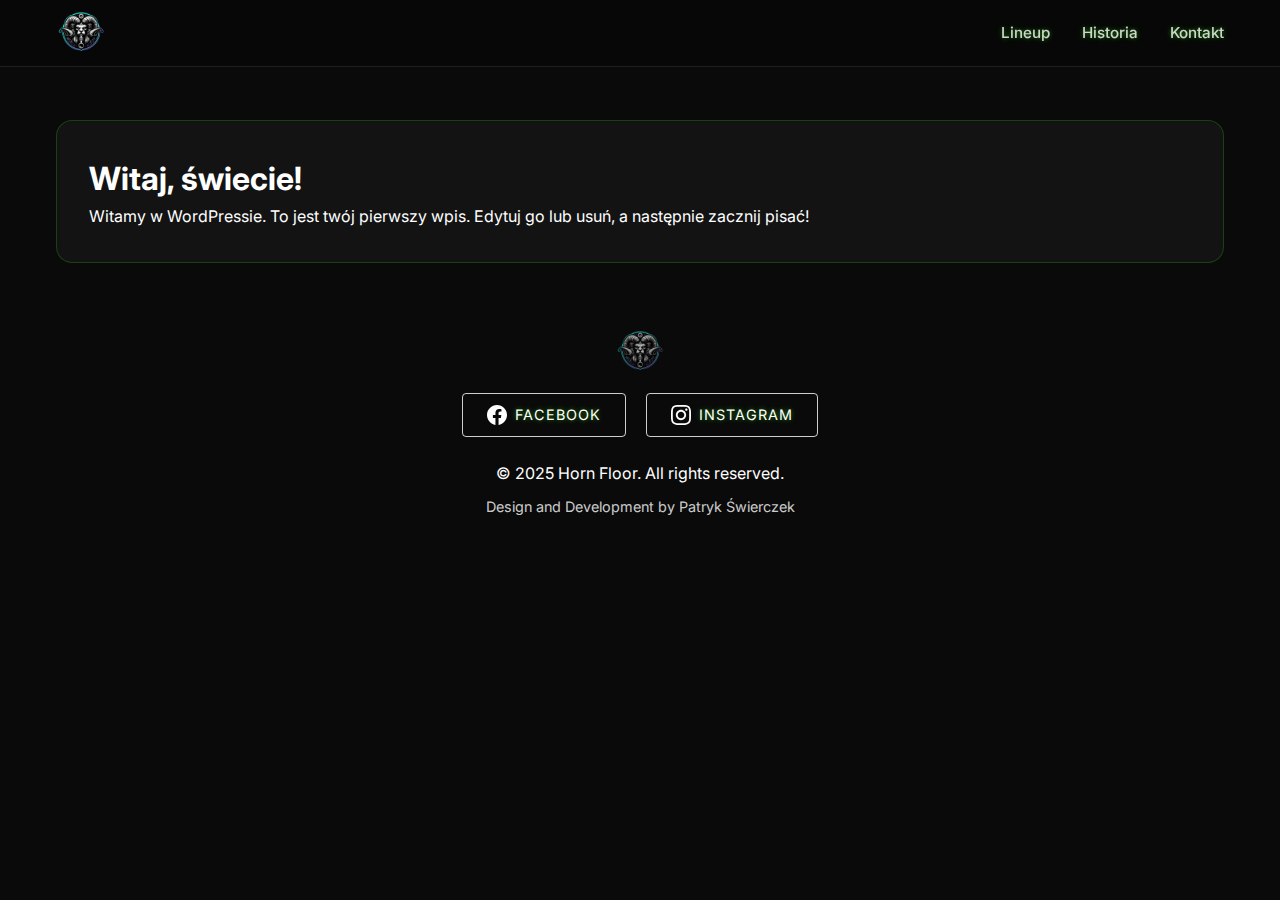
<file: witaj-swiecie/index.html>
<!DOCTYPE html>
<html lang="pl-PL">

<head><meta charset="UTF-8">
    
    <meta name="viewport" content="width=device-width, initial-scale=1">
    <link rel="profile" href="https://gmpg.org/xfn/11">
    <link rel="preconnect" href="https://fonts.googleapis.com/">
    <link rel="preconnect" href="https://fonts.gstatic.com/" crossorigin>
    <link href="https://fonts.googleapis.com/css2?family=Inter:wght@400;500;600;700;800&amp;display=swap" rel="stylesheet">
    <link rel="stylesheet" href="./../wp-content/themes/horn-floor/responsive.css">

    
        <!-- SEO Meta Tags -->
        <meta name="description" content="Horn Floor - Impreza Muzyki Elektronicznej na Śląsku">
        <meta name="keywords" content="horn floor, muzyka elektroniczna, techno, house, drum and bass, neurofunk, impreza techno, wydarzenia elektroniczne, śląsk, raciborz, wodzisław śląski">
        <meta name="author" content="Horn Floor">
        <meta name="robots" content="index, follow, max-image-preview:large, max-snippet:-1, max-video-preview:-1">

        <!-- Open Graph / Facebook -->
        <meta property="og:type" content="website">
        <meta property="og:url" content="./index.html">
        <meta property="og:title" content="Witaj, świecie! - Horn Floor">
        <meta property="og:description" content="Horn Floor - Impreza Muzyki Elektronicznej na Śląsku">
        <meta property="og:image" content="./../wp-content/themes/horn-floor/images/logo_final.webp">
        <meta property="og:locale" content="pl_PL">
        <meta property="og:site_name" content="Horn Floor">

        <!-- Twitter Card -->
        <meta name="twitter:card" content="summary_large_image">
        <meta name="twitter:url" content="./index.html">
        <meta name="twitter:title" content="Witaj, świecie! - Horn Floor">
        <meta name="twitter:description" content="Horn Floor - Impreza Muzyki Elektronicznej na Śląsku">
        <meta name="twitter:image" content="./../wp-content/themes/horn-floor/images/logo_final.webp">

        <!-- Canonical URL -->
        <link rel="canonical" href="./index.html">

        <!-- Language -->
        <meta http-equiv="content-language" content="pl">

        <!-- Theme Color -->
        <meta name="theme-color" content="#00ff41">

        <!-- JSON-LD Structured Data -->
        <script type="application/ld+json">
            {"@context":"https://schema.org","@type":"Organization","name":"Horn Floor","url":"/","logo":"//wp-content/themes/horn-floor/images/logo_final.webp","description":"Organizator imprez muzyki elektronicznej na Śląsku","sameAs":["https://www.facebook.com/profile.php?id=61565088506453","https://www.instagram.com/hornfloor"]}            </script>

        <title>Witaj, świecie! – Horn Floor</title>
<meta name="robots" content="max-image-preview:large">
	<style>img:is([sizes="auto" i], [sizes^="auto," i]) { contain-intrinsic-size: 3000px 1500px }</style>
	<link rel="alternate" type="application/rss+xml" title="Horn Floor » Kanał z wpisami" href="./../feed/index.html">
<link rel="alternate" type="application/rss+xml" title="Horn Floor » Kanał z komentarzami" href="./../comments/feed/index.html">
<link rel="alternate" type="application/rss+xml" title="Horn Floor » Witaj, świecie! Kanał z komentarzami" href="./feed/index.html">
<script type="text/javascript">
/* <![CDATA[ */
window._wpemojiSettings = {"baseUrl":"https:\/\/s.w.org\/images\/core\/emoji\/16.0.1\/72x72\/","ext":".png","svgUrl":"https:\/\/s.w.org\/images\/core\/emoji\/16.0.1\/svg\/","svgExt":".svg","source":{"concatemoji":"\/\/wp-includes\/js\/wp-emoji-release.min.js?ver=6.8.3"}};
/*! This file is auto-generated */
!function(s,n){var o,i,e;function c(e){try{var t={supportTests:e,timestamp:(new Date).valueOf()};sessionStorage.setItem(o,JSON.stringify(t))}catch(e){}}function p(e,t,n){e.clearRect(0,0,e.canvas.width,e.canvas.height),e.fillText(t,0,0);var t=new Uint32Array(e.getImageData(0,0,e.canvas.width,e.canvas.height).data),a=(e.clearRect(0,0,e.canvas.width,e.canvas.height),e.fillText(n,0,0),new Uint32Array(e.getImageData(0,0,e.canvas.width,e.canvas.height).data));return t.every(function(e,t){return e===a[t]})}function u(e,t){e.clearRect(0,0,e.canvas.width,e.canvas.height),e.fillText(t,0,0);for(var n=e.getImageData(16,16,1,1),a=0;a<n.data.length;a++)if(0!==n.data[a])return!1;return!0}function f(e,t,n,a){switch(t){case"flag":return n(e,"\ud83c\udff3\ufe0f\u200d\u26a7\ufe0f","\ud83c\udff3\ufe0f\u200b\u26a7\ufe0f")?!1:!n(e,"\ud83c\udde8\ud83c\uddf6","\ud83c\udde8\u200b\ud83c\uddf6")&&!n(e,"\ud83c\udff4\udb40\udc67\udb40\udc62\udb40\udc65\udb40\udc6e\udb40\udc67\udb40\udc7f","\ud83c\udff4\u200b\udb40\udc67\u200b\udb40\udc62\u200b\udb40\udc65\u200b\udb40\udc6e\u200b\udb40\udc67\u200b\udb40\udc7f");case"emoji":return!a(e,"\ud83e\udedf")}return!1}function g(e,t,n,a){var r="undefined"!=typeof WorkerGlobalScope&&self instanceof WorkerGlobalScope?new OffscreenCanvas(300,150):s.createElement("canvas"),o=r.getContext("2d",{willReadFrequently:!0}),i=(o.textBaseline="top",o.font="600 32px Arial",{});return e.forEach(function(e){i[e]=t(o,e,n,a)}),i}function t(e){var t=s.createElement("script");t.src=e,t.defer=!0,s.head.appendChild(t)}"undefined"!=typeof Promise&&(o="wpEmojiSettingsSupports",i=["flag","emoji"],n.supports={everything:!0,everythingExceptFlag:!0},e=new Promise(function(e){s.addEventListener("DOMContentLoaded",e,{once:!0})}),new Promise(function(t){var n=function(){try{var e=JSON.parse(sessionStorage.getItem(o));if("object"==typeof e&&"number"==typeof e.timestamp&&(new Date).valueOf()<e.timestamp+604800&&"object"==typeof e.supportTests)return e.supportTests}catch(e){}return null}();if(!n){if("undefined"!=typeof Worker&&"undefined"!=typeof OffscreenCanvas&&"undefined"!=typeof URL&&URL.createObjectURL&&"undefined"!=typeof Blob)try{var e="postMessage("+g.toString()+"("+[JSON.stringify(i),f.toString(),p.toString(),u.toString()].join(",")+"));",a=new Blob([e],{type:"text/javascript"}),r=new Worker(URL.createObjectURL(a),{name:"wpTestEmojiSupports"});return void(r.onmessage=function(e){c(n=e.data),r.terminate(),t(n)})}catch(e){}c(n=g(i,f,p,u))}t(n)}).then(function(e){for(var t in e)n.supports[t]=e[t],n.supports.everything=n.supports.everything&&n.supports[t],"flag"!==t&&(n.supports.everythingExceptFlag=n.supports.everythingExceptFlag&&n.supports[t]);n.supports.everythingExceptFlag=n.supports.everythingExceptFlag&&!n.supports.flag,n.DOMReady=!1,n.readyCallback=function(){n.DOMReady=!0}}).then(function(){return e}).then(function(){var e;n.supports.everything||(n.readyCallback(),(e=n.source||{}).concatemoji?t(e.concatemoji):e.wpemoji&&e.twemoji&&(t(e.twemoji),t(e.wpemoji)))}))}((window,document),window._wpemojiSettings);
/* ]]> */
</script>
<style id="wp-emoji-styles-inline-css" type="text/css">

	img.wp-smiley, img.emoji {
		display: inline !important;
		border: none !important;
		box-shadow: none !important;
		height: 1em !important;
		width: 1em !important;
		margin: 0 0.07em !important;
		vertical-align: -0.1em !important;
		background: none !important;
		padding: 0 !important;
	}
</style>
<link rel="stylesheet" id="wp-block-library-css" href="./../wp-includes/css/dist/block-library/style.min.css?ver=6.8.3" type="text/css" media="all">
<style id="classic-theme-styles-inline-css" type="text/css">
/*! This file is auto-generated */
.wp-block-button__link{color:#fff;background-color:#32373c;border-radius:9999px;box-shadow:none;text-decoration:none;padding:calc(.667em + 2px) calc(1.333em + 2px);font-size:1.125em}.wp-block-file__button{background:#32373c;color:#fff;text-decoration:none}
</style>
<style id="global-styles-inline-css" type="text/css">
:root{--wp--preset--aspect-ratio--square: 1;--wp--preset--aspect-ratio--4-3: 4/3;--wp--preset--aspect-ratio--3-4: 3/4;--wp--preset--aspect-ratio--3-2: 3/2;--wp--preset--aspect-ratio--2-3: 2/3;--wp--preset--aspect-ratio--16-9: 16/9;--wp--preset--aspect-ratio--9-16: 9/16;--wp--preset--color--black: #000000;--wp--preset--color--cyan-bluish-gray: #abb8c3;--wp--preset--color--white: #ffffff;--wp--preset--color--pale-pink: #f78da7;--wp--preset--color--vivid-red: #cf2e2e;--wp--preset--color--luminous-vivid-orange: #ff6900;--wp--preset--color--luminous-vivid-amber: #fcb900;--wp--preset--color--light-green-cyan: #7bdcb5;--wp--preset--color--vivid-green-cyan: #00d084;--wp--preset--color--pale-cyan-blue: #8ed1fc;--wp--preset--color--vivid-cyan-blue: #0693e3;--wp--preset--color--vivid-purple: #9b51e0;--wp--preset--gradient--vivid-cyan-blue-to-vivid-purple: linear-gradient(135deg,rgba(6,147,227,1) 0%,rgb(155,81,224) 100%);--wp--preset--gradient--light-green-cyan-to-vivid-green-cyan: linear-gradient(135deg,rgb(122,220,180) 0%,rgb(0,208,130) 100%);--wp--preset--gradient--luminous-vivid-amber-to-luminous-vivid-orange: linear-gradient(135deg,rgba(252,185,0,1) 0%,rgba(255,105,0,1) 100%);--wp--preset--gradient--luminous-vivid-orange-to-vivid-red: linear-gradient(135deg,rgba(255,105,0,1) 0%,rgb(207,46,46) 100%);--wp--preset--gradient--very-light-gray-to-cyan-bluish-gray: linear-gradient(135deg,rgb(238,238,238) 0%,rgb(169,184,195) 100%);--wp--preset--gradient--cool-to-warm-spectrum: linear-gradient(135deg,rgb(74,234,220) 0%,rgb(151,120,209) 20%,rgb(207,42,186) 40%,rgb(238,44,130) 60%,rgb(251,105,98) 80%,rgb(254,248,76) 100%);--wp--preset--gradient--blush-light-purple: linear-gradient(135deg,rgb(255,206,236) 0%,rgb(152,150,240) 100%);--wp--preset--gradient--blush-bordeaux: linear-gradient(135deg,rgb(254,205,165) 0%,rgb(254,45,45) 50%,rgb(107,0,62) 100%);--wp--preset--gradient--luminous-dusk: linear-gradient(135deg,rgb(255,203,112) 0%,rgb(199,81,192) 50%,rgb(65,88,208) 100%);--wp--preset--gradient--pale-ocean: linear-gradient(135deg,rgb(255,245,203) 0%,rgb(182,227,212) 50%,rgb(51,167,181) 100%);--wp--preset--gradient--electric-grass: linear-gradient(135deg,rgb(202,248,128) 0%,rgb(113,206,126) 100%);--wp--preset--gradient--midnight: linear-gradient(135deg,rgb(2,3,129) 0%,rgb(40,116,252) 100%);--wp--preset--font-size--small: 13px;--wp--preset--font-size--medium: 20px;--wp--preset--font-size--large: 36px;--wp--preset--font-size--x-large: 42px;--wp--preset--spacing--20: 0.44rem;--wp--preset--spacing--30: 0.67rem;--wp--preset--spacing--40: 1rem;--wp--preset--spacing--50: 1.5rem;--wp--preset--spacing--60: 2.25rem;--wp--preset--spacing--70: 3.38rem;--wp--preset--spacing--80: 5.06rem;--wp--preset--shadow--natural: 6px 6px 9px rgba(0, 0, 0, 0.2);--wp--preset--shadow--deep: 12px 12px 50px rgba(0, 0, 0, 0.4);--wp--preset--shadow--sharp: 6px 6px 0px rgba(0, 0, 0, 0.2);--wp--preset--shadow--outlined: 6px 6px 0px -3px rgba(255, 255, 255, 1), 6px 6px rgba(0, 0, 0, 1);--wp--preset--shadow--crisp: 6px 6px 0px rgba(0, 0, 0, 1);}:where(.is-layout-flex){gap: 0.5em;}:where(.is-layout-grid){gap: 0.5em;}body .is-layout-flex{display: flex;}.is-layout-flex{flex-wrap: wrap;align-items: center;}.is-layout-flex > :is(*, div){margin: 0;}body .is-layout-grid{display: grid;}.is-layout-grid > :is(*, div){margin: 0;}:where(.wp-block-columns.is-layout-flex){gap: 2em;}:where(.wp-block-columns.is-layout-grid){gap: 2em;}:where(.wp-block-post-template.is-layout-flex){gap: 1.25em;}:where(.wp-block-post-template.is-layout-grid){gap: 1.25em;}.has-black-color{color: var(--wp--preset--color--black) !important;}.has-cyan-bluish-gray-color{color: var(--wp--preset--color--cyan-bluish-gray) !important;}.has-white-color{color: var(--wp--preset--color--white) !important;}.has-pale-pink-color{color: var(--wp--preset--color--pale-pink) !important;}.has-vivid-red-color{color: var(--wp--preset--color--vivid-red) !important;}.has-luminous-vivid-orange-color{color: var(--wp--preset--color--luminous-vivid-orange) !important;}.has-luminous-vivid-amber-color{color: var(--wp--preset--color--luminous-vivid-amber) !important;}.has-light-green-cyan-color{color: var(--wp--preset--color--light-green-cyan) !important;}.has-vivid-green-cyan-color{color: var(--wp--preset--color--vivid-green-cyan) !important;}.has-pale-cyan-blue-color{color: var(--wp--preset--color--pale-cyan-blue) !important;}.has-vivid-cyan-blue-color{color: var(--wp--preset--color--vivid-cyan-blue) !important;}.has-vivid-purple-color{color: var(--wp--preset--color--vivid-purple) !important;}.has-black-background-color{background-color: var(--wp--preset--color--black) !important;}.has-cyan-bluish-gray-background-color{background-color: var(--wp--preset--color--cyan-bluish-gray) !important;}.has-white-background-color{background-color: var(--wp--preset--color--white) !important;}.has-pale-pink-background-color{background-color: var(--wp--preset--color--pale-pink) !important;}.has-vivid-red-background-color{background-color: var(--wp--preset--color--vivid-red) !important;}.has-luminous-vivid-orange-background-color{background-color: var(--wp--preset--color--luminous-vivid-orange) !important;}.has-luminous-vivid-amber-background-color{background-color: var(--wp--preset--color--luminous-vivid-amber) !important;}.has-light-green-cyan-background-color{background-color: var(--wp--preset--color--light-green-cyan) !important;}.has-vivid-green-cyan-background-color{background-color: var(--wp--preset--color--vivid-green-cyan) !important;}.has-pale-cyan-blue-background-color{background-color: var(--wp--preset--color--pale-cyan-blue) !important;}.has-vivid-cyan-blue-background-color{background-color: var(--wp--preset--color--vivid-cyan-blue) !important;}.has-vivid-purple-background-color{background-color: var(--wp--preset--color--vivid-purple) !important;}.has-black-border-color{border-color: var(--wp--preset--color--black) !important;}.has-cyan-bluish-gray-border-color{border-color: var(--wp--preset--color--cyan-bluish-gray) !important;}.has-white-border-color{border-color: var(--wp--preset--color--white) !important;}.has-pale-pink-border-color{border-color: var(--wp--preset--color--pale-pink) !important;}.has-vivid-red-border-color{border-color: var(--wp--preset--color--vivid-red) !important;}.has-luminous-vivid-orange-border-color{border-color: var(--wp--preset--color--luminous-vivid-orange) !important;}.has-luminous-vivid-amber-border-color{border-color: var(--wp--preset--color--luminous-vivid-amber) !important;}.has-light-green-cyan-border-color{border-color: var(--wp--preset--color--light-green-cyan) !important;}.has-vivid-green-cyan-border-color{border-color: var(--wp--preset--color--vivid-green-cyan) !important;}.has-pale-cyan-blue-border-color{border-color: var(--wp--preset--color--pale-cyan-blue) !important;}.has-vivid-cyan-blue-border-color{border-color: var(--wp--preset--color--vivid-cyan-blue) !important;}.has-vivid-purple-border-color{border-color: var(--wp--preset--color--vivid-purple) !important;}.has-vivid-cyan-blue-to-vivid-purple-gradient-background{background: var(--wp--preset--gradient--vivid-cyan-blue-to-vivid-purple) !important;}.has-light-green-cyan-to-vivid-green-cyan-gradient-background{background: var(--wp--preset--gradient--light-green-cyan-to-vivid-green-cyan) !important;}.has-luminous-vivid-amber-to-luminous-vivid-orange-gradient-background{background: var(--wp--preset--gradient--luminous-vivid-amber-to-luminous-vivid-orange) !important;}.has-luminous-vivid-orange-to-vivid-red-gradient-background{background: var(--wp--preset--gradient--luminous-vivid-orange-to-vivid-red) !important;}.has-very-light-gray-to-cyan-bluish-gray-gradient-background{background: var(--wp--preset--gradient--very-light-gray-to-cyan-bluish-gray) !important;}.has-cool-to-warm-spectrum-gradient-background{background: var(--wp--preset--gradient--cool-to-warm-spectrum) !important;}.has-blush-light-purple-gradient-background{background: var(--wp--preset--gradient--blush-light-purple) !important;}.has-blush-bordeaux-gradient-background{background: var(--wp--preset--gradient--blush-bordeaux) !important;}.has-luminous-dusk-gradient-background{background: var(--wp--preset--gradient--luminous-dusk) !important;}.has-pale-ocean-gradient-background{background: var(--wp--preset--gradient--pale-ocean) !important;}.has-electric-grass-gradient-background{background: var(--wp--preset--gradient--electric-grass) !important;}.has-midnight-gradient-background{background: var(--wp--preset--gradient--midnight) !important;}.has-small-font-size{font-size: var(--wp--preset--font-size--small) !important;}.has-medium-font-size{font-size: var(--wp--preset--font-size--medium) !important;}.has-large-font-size{font-size: var(--wp--preset--font-size--large) !important;}.has-x-large-font-size{font-size: var(--wp--preset--font-size--x-large) !important;}
:where(.wp-block-post-template.is-layout-flex){gap: 1.25em;}:where(.wp-block-post-template.is-layout-grid){gap: 1.25em;}
:where(.wp-block-columns.is-layout-flex){gap: 2em;}:where(.wp-block-columns.is-layout-grid){gap: 2em;}
:root :where(.wp-block-pullquote){font-size: 1.5em;line-height: 1.6;}
</style>
<link rel="stylesheet" id="antigravity-style-css" href="./../wp-content/themes/horn-floor/style.css?ver=1.0.0" type="text/css" media="all">
<link rel="https://api.w.org/" href="./../wp-json/index.html"><link rel="alternate" title="JSON" type="application/json" href="./../wp-json/wp/v2/posts/1/index.html"><link rel="EditURI" type="application/rsd+xml" title="RSD" href="./../xmlrpc.php?rsd">
<meta name="generator" content="WordPress 6.8.3">
<link rel="canonical" href="./index.html">
<link rel="shortlink" href="./../index.html?p=1">
<link rel="alternate" title="oEmbed (JSON)" type="application/json+oembed" href="./../wp-json/oembed/1.0/embed/index.html?url=.%2F%2Fwitaj-swiecie%2F">
<link rel="alternate" title="oEmbed (XML)" type="text/xml+oembed" href="./../wp-json/oembed/1.0/embed/index.html?url=.%2F%2Fwitaj-swiecie%2F&amp;format=xml">
<link rel="icon" href="./../wp-content/uploads/2025/11/cropped-cropped-hornlogo-1-32x32.png" sizes="32x32">
<link rel="icon" href="./../wp-content/uploads/2025/11/cropped-cropped-hornlogo-1-192x192.png" sizes="192x192">
<link rel="apple-touch-icon" href="./../wp-content/uploads/2025/11/cropped-cropped-hornlogo-1-180x180.png">
<meta name="msapplication-TileImage" content="./../wp-content/uploads/2025/11/cropped-cropped-hornlogo-1-270x270.png">
</head>

<body class="wp-singular post-template-default single single-post postid-1 single-format-standard wp-custom-logo wp-theme-horn-floor">
        <div id="page" class="site">

        <header id="masthead" class="site-header">
            <div class="container header-inner">
                <div class="site-branding">
                    <a href="./../index.html" rel="home" class="custom-logo-link">
                        <img src="./../wp-content/themes/horn-floor/images/logo_final.webp" alt="Horn Floor - Impreza Muzyki Elektronicznej na Śląsku" style="max-height: 50px; width: auto">
                    </a>
                </div><!-- .site-branding -->

                <button class="menu-toggle" aria-controls="primary-menu" aria-expanded="false">
                    <span class="screen-reader-text">Menu</span>
                    ☰
                </button>

                <nav id="site-navigation" class="main-navigation" aria-label="Main Navigation">
                    <ul id="primary-menu" class="menu"><li id="menu-item-38" class="menu-item menu-item-type-post_type menu-item-object-page menu-item-38"><a href="./../lineup/index.html">Lineup</a></li>
<li id="menu-item-37" class="menu-item menu-item-type-post_type menu-item-object-page menu-item-37"><a href="./../historia/index.html">Historia</a></li>
<li id="menu-item-36" class="menu-item menu-item-type-post_type menu-item-object-page menu-item-36"><a href="./../kontakt/index.html">Kontakt</a></li>
</ul>                </nav><!-- #site-navigation -->
            </div>
        </header>
<main id="primary" class="site-main container" style="padding-top: 120px;">

                <article id="post-1" class="card post-1 post type-post status-publish format-standard hentry category-bez-kategorii" style="margin-bottom: 2rem;">
                <header class="entry-header">
                    <h1 class="entry-title">Witaj, świecie!</h1>                </header>

                <div class="entry-content">
                    
<p>Witamy w WordPressie. To jest twój pierwszy wpis. Edytuj go lub usuń, a następnie zacznij pisać!</p>
                </div>
            </article>
            
</main><!-- #main -->


    <div class="site-info container" style="text-align: center; padding: 2rem 0;">
        <img src="./../wp-content/themes/horn-floor/images/logo_final.webp" alt="Horn Floor" style="max-height: 50px; width: auto; margin: 0 auto 1rem; opacity: 0.7;">
        
        <div class="footer-socials" style="margin-bottom: 1.5rem;">
            <a href="https://www.facebook.com/profile.php?id=61565088506453" target="_blank" rel="noopener noreferrer">
                <svg width="20" height="20" viewbox="0 0 24 24" fill="currentColor" xmlns="http://www.w3.org/2000/svg">
                    <path d="M24 12.073c0-6.627-5.373-12-12-12s-12 5.373-12 12c0 5.99 4.388 10.954 10.125 11.854v-8.385H7.078v-3.47h3.047V9.43c0-3.007 1.792-4.669 4.533-4.669 1.312 0 2.686.235 2.686.235v2.953H15.83c-1.491 0-1.956.925-1.956 1.874v2.25h3.328l-.532 3.47h-2.796v8.385C19.612 23.027 24 18.062 24 12.073z"></path>
                </svg>
                <span>Facebook</span>
            </a>
            <a href="https://www.instagram.com/horn.floor/" target="_blank" rel="noopener noreferrer">
                <svg width="20" height="20" viewbox="0 0 24 24" fill="currentColor" xmlns="http://www.w3.org/2000/svg">
                    <path d="M12 2.163c3.204 0 3.584.012 4.85.07 3.252.148 4.771 1.691 4.919 4.919.058 1.265.069 1.645.069 4.849 0 3.205-.012 3.584-.069 4.849-.149 3.225-1.664 4.771-4.919 4.919-1.266.058-1.644.07-4.85.07-3.204 0-3.584-.012-4.849-.07-3.26-.149-4.771-1.699-4.919-4.92-.058-1.265-.07-1.644-.07-4.849 0-3.204.013-3.583.07-4.849.149-3.227 1.664-4.771 4.919-4.919 1.266-.057 1.645-.069 4.849-.069zm0-2.163c-3.259 0-3.667.014-4.947.072-4.358.2-6.78 2.618-6.98 6.98-.059 1.281-.073 1.689-.073 4.948 0 3.259.014 3.668.072 4.948.2 4.358 2.618 6.78 6.98 6.98 1.281.058 1.689.072 4.948.072 3.259 0 3.668-.014 4.948-.072 4.354-.2 6.782-2.618 6.979-6.98.059-1.28.073-1.689.073-4.948 0-3.259-.014-3.667-.072-4.947-.196-4.354-2.617-6.78-6.979-6.98-1.281-.059-1.69-.073-4.949-.073zm0 5.838c-3.403 0-6.162 2.759-6.162 6.162s2.759 6.163 6.162 6.163 6.162-2.759 6.162-6.163c0-3.403-2.759-6.162-6.162-6.162zm0 10.162c-2.209 0-4-1.79-4-4 0-2.209 1.791-4 4-4s4 1.791 4 4c0 2.21-1.791 4-4 4zm6.406-11.845c-.796 0-1.441.645-1.441 1.44s.645 1.44 1.441 1.44c.795 0 1.439-.645 1.439-1.44s-.644-1.44-1.439-1.44z"></path>
                </svg>
                <span>Instagram</span>
            </a>
        </div>

        <p>
            © 2025 Horn Floor. All rights reserved.
        </p>
        <p style="margin-top: 0.5rem; font-size: 0.9rem; color: var(--text-muted);">
            Design and Development by Patryk Świerczek
        </p>
    </div><!-- .site-info -->
</div><!-- #page -->

<script type="speculationrules">
{"prefetch":[{"source":"document","where":{"and":[{"href_matches":"\/wordpress\/*"},{"not":{"href_matches":["\/wordpress\/wp-*.php","\/wordpress\/wp-admin\/*","\/wordpress\/wp-content\/uploads\/*","\/wordpress\/wp-content\/*","\/wordpress\/wp-content\/plugins\/*","\/wordpress\/wp-content\/themes\/horn-floor\/*","\/wordpress\/*\\?(.+)"]}},{"not":{"selector_matches":"a[rel~=\"nofollow\"]"}},{"not":{"selector_matches":".no-prefetch, .no-prefetch a"}}]},"eagerness":"conservative"}]}
</script>
<script type="text/javascript" src="./../wp-content/themes/horn-floor/js/main.js?ver=1.0.0" id="antigravity-main-js"></script>

</body>
</html>
</file>
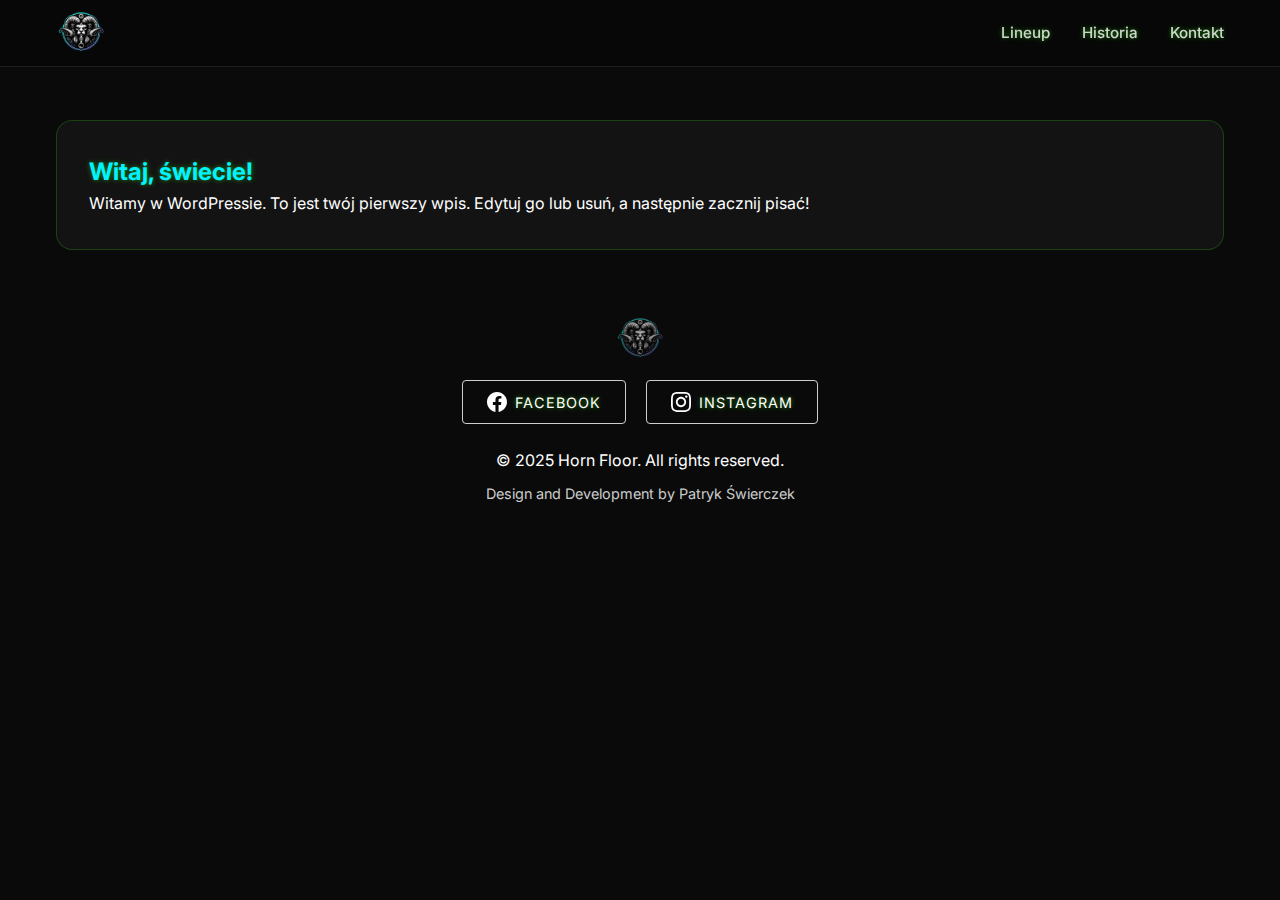
<file: author/admin/index.html>
<!DOCTYPE html>
<html lang="pl-PL">

<head><meta charset="UTF-8">
    
    <meta name="viewport" content="width=device-width, initial-scale=1">
    <link rel="profile" href="https://gmpg.org/xfn/11">
    <link rel="preconnect" href="https://fonts.googleapis.com/">
    <link rel="preconnect" href="https://fonts.gstatic.com/" crossorigin>
    <link href="https://fonts.googleapis.com/css2?family=Inter:wght@400;500;600;700;800&amp;display=swap" rel="stylesheet">
    <link rel="stylesheet" href="./../../wp-content/themes/horn-floor/responsive.css">

    
        <!-- SEO Meta Tags -->
        <meta name="description" content="Horn Floor - Impreza Muzyki Elektronicznej na Śląsku">
        <meta name="keywords" content="horn floor, muzyka elektroniczna, techno, house, drum and bass, neurofunk, impreza techno, wydarzenia elektroniczne, śląsk, raciborz, wodzisław śląski">
        <meta name="author" content="Horn Floor">
        <meta name="robots" content="index, follow, max-image-preview:large, max-snippet:-1, max-video-preview:-1">

        <!-- Open Graph / Facebook -->
        <meta property="og:type" content="website">
        <meta property="og:url" content="./index.html">
        <meta property="og:title" content="Witaj, świecie! - Horn Floor">
        <meta property="og:description" content="Horn Floor - Impreza Muzyki Elektronicznej na Śląsku">
        <meta property="og:image" content="./../../wp-content/themes/horn-floor/images/logo_final.webp">
        <meta property="og:locale" content="pl_PL">
        <meta property="og:site_name" content="Horn Floor">

        <!-- Twitter Card -->
        <meta name="twitter:card" content="summary_large_image">
        <meta name="twitter:url" content="./index.html">
        <meta name="twitter:title" content="Witaj, świecie! - Horn Floor">
        <meta name="twitter:description" content="Horn Floor - Impreza Muzyki Elektronicznej na Śląsku">
        <meta name="twitter:image" content="./../../wp-content/themes/horn-floor/images/logo_final.webp">

        <!-- Canonical URL -->
        <link rel="canonical" href="./index.html">

        <!-- Language -->
        <meta http-equiv="content-language" content="pl">

        <!-- Theme Color -->
        <meta name="theme-color" content="#00ff41">

        <!-- JSON-LD Structured Data -->
        <script type="application/ld+json">
            {"@context":"https://schema.org","@type":"Organization","name":"Horn Floor","url":"/","logo":"//wp-content/themes/horn-floor/images/logo_final.webp","description":"Organizator imprez muzyki elektronicznej na Śląsku","sameAs":["https://www.facebook.com/profile.php?id=61565088506453","https://www.instagram.com/hornfloor"]}            </script>

        <title>admin – Horn Floor</title>
<meta name="robots" content="max-image-preview:large">
	<style>img:is([sizes="auto" i], [sizes^="auto," i]) { contain-intrinsic-size: 3000px 1500px }</style>
	<link rel="alternate" type="application/rss+xml" title="Horn Floor » Kanał z wpisami" href="./../../feed/index.html">
<link rel="alternate" type="application/rss+xml" title="Horn Floor » Kanał z komentarzami" href="./../../comments/feed/index.html">
<link rel="alternate" type="application/rss+xml" title="Horn Floor » Kanał z wpisami, których autorem jest admin" href="./feed/index.html">
<script type="text/javascript">
/* <![CDATA[ */
window._wpemojiSettings = {"baseUrl":"https:\/\/s.w.org\/images\/core\/emoji\/16.0.1\/72x72\/","ext":".png","svgUrl":"https:\/\/s.w.org\/images\/core\/emoji\/16.0.1\/svg\/","svgExt":".svg","source":{"concatemoji":"\/\/wp-includes\/js\/wp-emoji-release.min.js?ver=6.8.3"}};
/*! This file is auto-generated */
!function(s,n){var o,i,e;function c(e){try{var t={supportTests:e,timestamp:(new Date).valueOf()};sessionStorage.setItem(o,JSON.stringify(t))}catch(e){}}function p(e,t,n){e.clearRect(0,0,e.canvas.width,e.canvas.height),e.fillText(t,0,0);var t=new Uint32Array(e.getImageData(0,0,e.canvas.width,e.canvas.height).data),a=(e.clearRect(0,0,e.canvas.width,e.canvas.height),e.fillText(n,0,0),new Uint32Array(e.getImageData(0,0,e.canvas.width,e.canvas.height).data));return t.every(function(e,t){return e===a[t]})}function u(e,t){e.clearRect(0,0,e.canvas.width,e.canvas.height),e.fillText(t,0,0);for(var n=e.getImageData(16,16,1,1),a=0;a<n.data.length;a++)if(0!==n.data[a])return!1;return!0}function f(e,t,n,a){switch(t){case"flag":return n(e,"\ud83c\udff3\ufe0f\u200d\u26a7\ufe0f","\ud83c\udff3\ufe0f\u200b\u26a7\ufe0f")?!1:!n(e,"\ud83c\udde8\ud83c\uddf6","\ud83c\udde8\u200b\ud83c\uddf6")&&!n(e,"\ud83c\udff4\udb40\udc67\udb40\udc62\udb40\udc65\udb40\udc6e\udb40\udc67\udb40\udc7f","\ud83c\udff4\u200b\udb40\udc67\u200b\udb40\udc62\u200b\udb40\udc65\u200b\udb40\udc6e\u200b\udb40\udc67\u200b\udb40\udc7f");case"emoji":return!a(e,"\ud83e\udedf")}return!1}function g(e,t,n,a){var r="undefined"!=typeof WorkerGlobalScope&&self instanceof WorkerGlobalScope?new OffscreenCanvas(300,150):s.createElement("canvas"),o=r.getContext("2d",{willReadFrequently:!0}),i=(o.textBaseline="top",o.font="600 32px Arial",{});return e.forEach(function(e){i[e]=t(o,e,n,a)}),i}function t(e){var t=s.createElement("script");t.src=e,t.defer=!0,s.head.appendChild(t)}"undefined"!=typeof Promise&&(o="wpEmojiSettingsSupports",i=["flag","emoji"],n.supports={everything:!0,everythingExceptFlag:!0},e=new Promise(function(e){s.addEventListener("DOMContentLoaded",e,{once:!0})}),new Promise(function(t){var n=function(){try{var e=JSON.parse(sessionStorage.getItem(o));if("object"==typeof e&&"number"==typeof e.timestamp&&(new Date).valueOf()<e.timestamp+604800&&"object"==typeof e.supportTests)return e.supportTests}catch(e){}return null}();if(!n){if("undefined"!=typeof Worker&&"undefined"!=typeof OffscreenCanvas&&"undefined"!=typeof URL&&URL.createObjectURL&&"undefined"!=typeof Blob)try{var e="postMessage("+g.toString()+"("+[JSON.stringify(i),f.toString(),p.toString(),u.toString()].join(",")+"));",a=new Blob([e],{type:"text/javascript"}),r=new Worker(URL.createObjectURL(a),{name:"wpTestEmojiSupports"});return void(r.onmessage=function(e){c(n=e.data),r.terminate(),t(n)})}catch(e){}c(n=g(i,f,p,u))}t(n)}).then(function(e){for(var t in e)n.supports[t]=e[t],n.supports.everything=n.supports.everything&&n.supports[t],"flag"!==t&&(n.supports.everythingExceptFlag=n.supports.everythingExceptFlag&&n.supports[t]);n.supports.everythingExceptFlag=n.supports.everythingExceptFlag&&!n.supports.flag,n.DOMReady=!1,n.readyCallback=function(){n.DOMReady=!0}}).then(function(){return e}).then(function(){var e;n.supports.everything||(n.readyCallback(),(e=n.source||{}).concatemoji?t(e.concatemoji):e.wpemoji&&e.twemoji&&(t(e.twemoji),t(e.wpemoji)))}))}((window,document),window._wpemojiSettings);
/* ]]> */
</script>
<style id="wp-emoji-styles-inline-css" type="text/css">

	img.wp-smiley, img.emoji {
		display: inline !important;
		border: none !important;
		box-shadow: none !important;
		height: 1em !important;
		width: 1em !important;
		margin: 0 0.07em !important;
		vertical-align: -0.1em !important;
		background: none !important;
		padding: 0 !important;
	}
</style>
<link rel="stylesheet" id="wp-block-library-css" href="./../../wp-includes/css/dist/block-library/style.min.css?ver=6.8.3" type="text/css" media="all">
<style id="classic-theme-styles-inline-css" type="text/css">
/*! This file is auto-generated */
.wp-block-button__link{color:#fff;background-color:#32373c;border-radius:9999px;box-shadow:none;text-decoration:none;padding:calc(.667em + 2px) calc(1.333em + 2px);font-size:1.125em}.wp-block-file__button{background:#32373c;color:#fff;text-decoration:none}
</style>
<style id="global-styles-inline-css" type="text/css">
:root{--wp--preset--aspect-ratio--square: 1;--wp--preset--aspect-ratio--4-3: 4/3;--wp--preset--aspect-ratio--3-4: 3/4;--wp--preset--aspect-ratio--3-2: 3/2;--wp--preset--aspect-ratio--2-3: 2/3;--wp--preset--aspect-ratio--16-9: 16/9;--wp--preset--aspect-ratio--9-16: 9/16;--wp--preset--color--black: #000000;--wp--preset--color--cyan-bluish-gray: #abb8c3;--wp--preset--color--white: #ffffff;--wp--preset--color--pale-pink: #f78da7;--wp--preset--color--vivid-red: #cf2e2e;--wp--preset--color--luminous-vivid-orange: #ff6900;--wp--preset--color--luminous-vivid-amber: #fcb900;--wp--preset--color--light-green-cyan: #7bdcb5;--wp--preset--color--vivid-green-cyan: #00d084;--wp--preset--color--pale-cyan-blue: #8ed1fc;--wp--preset--color--vivid-cyan-blue: #0693e3;--wp--preset--color--vivid-purple: #9b51e0;--wp--preset--gradient--vivid-cyan-blue-to-vivid-purple: linear-gradient(135deg,rgba(6,147,227,1) 0%,rgb(155,81,224) 100%);--wp--preset--gradient--light-green-cyan-to-vivid-green-cyan: linear-gradient(135deg,rgb(122,220,180) 0%,rgb(0,208,130) 100%);--wp--preset--gradient--luminous-vivid-amber-to-luminous-vivid-orange: linear-gradient(135deg,rgba(252,185,0,1) 0%,rgba(255,105,0,1) 100%);--wp--preset--gradient--luminous-vivid-orange-to-vivid-red: linear-gradient(135deg,rgba(255,105,0,1) 0%,rgb(207,46,46) 100%);--wp--preset--gradient--very-light-gray-to-cyan-bluish-gray: linear-gradient(135deg,rgb(238,238,238) 0%,rgb(169,184,195) 100%);--wp--preset--gradient--cool-to-warm-spectrum: linear-gradient(135deg,rgb(74,234,220) 0%,rgb(151,120,209) 20%,rgb(207,42,186) 40%,rgb(238,44,130) 60%,rgb(251,105,98) 80%,rgb(254,248,76) 100%);--wp--preset--gradient--blush-light-purple: linear-gradient(135deg,rgb(255,206,236) 0%,rgb(152,150,240) 100%);--wp--preset--gradient--blush-bordeaux: linear-gradient(135deg,rgb(254,205,165) 0%,rgb(254,45,45) 50%,rgb(107,0,62) 100%);--wp--preset--gradient--luminous-dusk: linear-gradient(135deg,rgb(255,203,112) 0%,rgb(199,81,192) 50%,rgb(65,88,208) 100%);--wp--preset--gradient--pale-ocean: linear-gradient(135deg,rgb(255,245,203) 0%,rgb(182,227,212) 50%,rgb(51,167,181) 100%);--wp--preset--gradient--electric-grass: linear-gradient(135deg,rgb(202,248,128) 0%,rgb(113,206,126) 100%);--wp--preset--gradient--midnight: linear-gradient(135deg,rgb(2,3,129) 0%,rgb(40,116,252) 100%);--wp--preset--font-size--small: 13px;--wp--preset--font-size--medium: 20px;--wp--preset--font-size--large: 36px;--wp--preset--font-size--x-large: 42px;--wp--preset--spacing--20: 0.44rem;--wp--preset--spacing--30: 0.67rem;--wp--preset--spacing--40: 1rem;--wp--preset--spacing--50: 1.5rem;--wp--preset--spacing--60: 2.25rem;--wp--preset--spacing--70: 3.38rem;--wp--preset--spacing--80: 5.06rem;--wp--preset--shadow--natural: 6px 6px 9px rgba(0, 0, 0, 0.2);--wp--preset--shadow--deep: 12px 12px 50px rgba(0, 0, 0, 0.4);--wp--preset--shadow--sharp: 6px 6px 0px rgba(0, 0, 0, 0.2);--wp--preset--shadow--outlined: 6px 6px 0px -3px rgba(255, 255, 255, 1), 6px 6px rgba(0, 0, 0, 1);--wp--preset--shadow--crisp: 6px 6px 0px rgba(0, 0, 0, 1);}:where(.is-layout-flex){gap: 0.5em;}:where(.is-layout-grid){gap: 0.5em;}body .is-layout-flex{display: flex;}.is-layout-flex{flex-wrap: wrap;align-items: center;}.is-layout-flex > :is(*, div){margin: 0;}body .is-layout-grid{display: grid;}.is-layout-grid > :is(*, div){margin: 0;}:where(.wp-block-columns.is-layout-flex){gap: 2em;}:where(.wp-block-columns.is-layout-grid){gap: 2em;}:where(.wp-block-post-template.is-layout-flex){gap: 1.25em;}:where(.wp-block-post-template.is-layout-grid){gap: 1.25em;}.has-black-color{color: var(--wp--preset--color--black) !important;}.has-cyan-bluish-gray-color{color: var(--wp--preset--color--cyan-bluish-gray) !important;}.has-white-color{color: var(--wp--preset--color--white) !important;}.has-pale-pink-color{color: var(--wp--preset--color--pale-pink) !important;}.has-vivid-red-color{color: var(--wp--preset--color--vivid-red) !important;}.has-luminous-vivid-orange-color{color: var(--wp--preset--color--luminous-vivid-orange) !important;}.has-luminous-vivid-amber-color{color: var(--wp--preset--color--luminous-vivid-amber) !important;}.has-light-green-cyan-color{color: var(--wp--preset--color--light-green-cyan) !important;}.has-vivid-green-cyan-color{color: var(--wp--preset--color--vivid-green-cyan) !important;}.has-pale-cyan-blue-color{color: var(--wp--preset--color--pale-cyan-blue) !important;}.has-vivid-cyan-blue-color{color: var(--wp--preset--color--vivid-cyan-blue) !important;}.has-vivid-purple-color{color: var(--wp--preset--color--vivid-purple) !important;}.has-black-background-color{background-color: var(--wp--preset--color--black) !important;}.has-cyan-bluish-gray-background-color{background-color: var(--wp--preset--color--cyan-bluish-gray) !important;}.has-white-background-color{background-color: var(--wp--preset--color--white) !important;}.has-pale-pink-background-color{background-color: var(--wp--preset--color--pale-pink) !important;}.has-vivid-red-background-color{background-color: var(--wp--preset--color--vivid-red) !important;}.has-luminous-vivid-orange-background-color{background-color: var(--wp--preset--color--luminous-vivid-orange) !important;}.has-luminous-vivid-amber-background-color{background-color: var(--wp--preset--color--luminous-vivid-amber) !important;}.has-light-green-cyan-background-color{background-color: var(--wp--preset--color--light-green-cyan) !important;}.has-vivid-green-cyan-background-color{background-color: var(--wp--preset--color--vivid-green-cyan) !important;}.has-pale-cyan-blue-background-color{background-color: var(--wp--preset--color--pale-cyan-blue) !important;}.has-vivid-cyan-blue-background-color{background-color: var(--wp--preset--color--vivid-cyan-blue) !important;}.has-vivid-purple-background-color{background-color: var(--wp--preset--color--vivid-purple) !important;}.has-black-border-color{border-color: var(--wp--preset--color--black) !important;}.has-cyan-bluish-gray-border-color{border-color: var(--wp--preset--color--cyan-bluish-gray) !important;}.has-white-border-color{border-color: var(--wp--preset--color--white) !important;}.has-pale-pink-border-color{border-color: var(--wp--preset--color--pale-pink) !important;}.has-vivid-red-border-color{border-color: var(--wp--preset--color--vivid-red) !important;}.has-luminous-vivid-orange-border-color{border-color: var(--wp--preset--color--luminous-vivid-orange) !important;}.has-luminous-vivid-amber-border-color{border-color: var(--wp--preset--color--luminous-vivid-amber) !important;}.has-light-green-cyan-border-color{border-color: var(--wp--preset--color--light-green-cyan) !important;}.has-vivid-green-cyan-border-color{border-color: var(--wp--preset--color--vivid-green-cyan) !important;}.has-pale-cyan-blue-border-color{border-color: var(--wp--preset--color--pale-cyan-blue) !important;}.has-vivid-cyan-blue-border-color{border-color: var(--wp--preset--color--vivid-cyan-blue) !important;}.has-vivid-purple-border-color{border-color: var(--wp--preset--color--vivid-purple) !important;}.has-vivid-cyan-blue-to-vivid-purple-gradient-background{background: var(--wp--preset--gradient--vivid-cyan-blue-to-vivid-purple) !important;}.has-light-green-cyan-to-vivid-green-cyan-gradient-background{background: var(--wp--preset--gradient--light-green-cyan-to-vivid-green-cyan) !important;}.has-luminous-vivid-amber-to-luminous-vivid-orange-gradient-background{background: var(--wp--preset--gradient--luminous-vivid-amber-to-luminous-vivid-orange) !important;}.has-luminous-vivid-orange-to-vivid-red-gradient-background{background: var(--wp--preset--gradient--luminous-vivid-orange-to-vivid-red) !important;}.has-very-light-gray-to-cyan-bluish-gray-gradient-background{background: var(--wp--preset--gradient--very-light-gray-to-cyan-bluish-gray) !important;}.has-cool-to-warm-spectrum-gradient-background{background: var(--wp--preset--gradient--cool-to-warm-spectrum) !important;}.has-blush-light-purple-gradient-background{background: var(--wp--preset--gradient--blush-light-purple) !important;}.has-blush-bordeaux-gradient-background{background: var(--wp--preset--gradient--blush-bordeaux) !important;}.has-luminous-dusk-gradient-background{background: var(--wp--preset--gradient--luminous-dusk) !important;}.has-pale-ocean-gradient-background{background: var(--wp--preset--gradient--pale-ocean) !important;}.has-electric-grass-gradient-background{background: var(--wp--preset--gradient--electric-grass) !important;}.has-midnight-gradient-background{background: var(--wp--preset--gradient--midnight) !important;}.has-small-font-size{font-size: var(--wp--preset--font-size--small) !important;}.has-medium-font-size{font-size: var(--wp--preset--font-size--medium) !important;}.has-large-font-size{font-size: var(--wp--preset--font-size--large) !important;}.has-x-large-font-size{font-size: var(--wp--preset--font-size--x-large) !important;}
:where(.wp-block-post-template.is-layout-flex){gap: 1.25em;}:where(.wp-block-post-template.is-layout-grid){gap: 1.25em;}
:where(.wp-block-columns.is-layout-flex){gap: 2em;}:where(.wp-block-columns.is-layout-grid){gap: 2em;}
:root :where(.wp-block-pullquote){font-size: 1.5em;line-height: 1.6;}
</style>
<link rel="stylesheet" id="antigravity-style-css" href="./../../wp-content/themes/horn-floor/style.css?ver=1.0.0" type="text/css" media="all">
<link rel="https://api.w.org/" href="./../../wp-json/index.html"><link rel="alternate" title="JSON" type="application/json" href="./../../wp-json/wp/v2/users/1/index.html"><link rel="EditURI" type="application/rsd+xml" title="RSD" href="./../../xmlrpc.php?rsd">
<meta name="generator" content="WordPress 6.8.3">
<link rel="icon" href="./../../wp-content/uploads/2025/11/cropped-cropped-hornlogo-1-32x32.png" sizes="32x32">
<link rel="icon" href="./../../wp-content/uploads/2025/11/cropped-cropped-hornlogo-1-192x192.png" sizes="192x192">
<link rel="apple-touch-icon" href="./../../wp-content/uploads/2025/11/cropped-cropped-hornlogo-1-180x180.png">
<meta name="msapplication-TileImage" content="./../../wp-content/uploads/2025/11/cropped-cropped-hornlogo-1-270x270.png">
</head>

<body class="archive author author-admin author-1 wp-custom-logo wp-theme-horn-floor">
        <div id="page" class="site">

        <header id="masthead" class="site-header">
            <div class="container header-inner">
                <div class="site-branding">
                    <a href="./../../index.html" rel="home" class="custom-logo-link">
                        <img src="./../../wp-content/themes/horn-floor/images/logo_final.webp" alt="Horn Floor - Impreza Muzyki Elektronicznej na Śląsku" style="max-height: 50px; width: auto">
                    </a>
                </div><!-- .site-branding -->

                <button class="menu-toggle" aria-controls="primary-menu" aria-expanded="false">
                    <span class="screen-reader-text">Menu</span>
                    ☰
                </button>

                <nav id="site-navigation" class="main-navigation" aria-label="Main Navigation">
                    <ul id="primary-menu" class="menu"><li id="menu-item-38" class="menu-item menu-item-type-post_type menu-item-object-page menu-item-38"><a href="./../../lineup/index.html">Lineup</a></li>
<li id="menu-item-37" class="menu-item menu-item-type-post_type menu-item-object-page menu-item-37"><a href="./../../historia/index.html">Historia</a></li>
<li id="menu-item-36" class="menu-item menu-item-type-post_type menu-item-object-page menu-item-36"><a href="./../../kontakt/index.html">Kontakt</a></li>
</ul>                </nav><!-- #site-navigation -->
            </div>
        </header>
<main id="primary" class="site-main container" style="padding-top: 120px;">

                <article id="post-1" class="card post-1 post type-post status-publish format-standard hentry category-bez-kategorii" style="margin-bottom: 2rem;">
                <header class="entry-header">
                    <h2 class="entry-title"><a href="./../../witaj-swiecie/index.html" rel="bookmark">Witaj, świecie!</a></h2>                </header>

                <div class="entry-content">
                    <p>Witamy w WordPressie. To jest twój pierwszy wpis. Edytuj go lub usuń, a następnie zacznij pisać!</p>
                </div>
            </article>
            
</main><!-- #main -->


    <div class="site-info container" style="text-align: center; padding: 2rem 0;">
        <img src="./../../wp-content/themes/horn-floor/images/logo_final.webp" alt="Horn Floor" style="max-height: 50px; width: auto; margin: 0 auto 1rem; opacity: 0.7;">
        
        <div class="footer-socials" style="margin-bottom: 1.5rem;">
            <a href="https://www.facebook.com/profile.php?id=61565088506453" target="_blank" rel="noopener noreferrer">
                <svg width="20" height="20" viewbox="0 0 24 24" fill="currentColor" xmlns="http://www.w3.org/2000/svg">
                    <path d="M24 12.073c0-6.627-5.373-12-12-12s-12 5.373-12 12c0 5.99 4.388 10.954 10.125 11.854v-8.385H7.078v-3.47h3.047V9.43c0-3.007 1.792-4.669 4.533-4.669 1.312 0 2.686.235 2.686.235v2.953H15.83c-1.491 0-1.956.925-1.956 1.874v2.25h3.328l-.532 3.47h-2.796v8.385C19.612 23.027 24 18.062 24 12.073z"></path>
                </svg>
                <span>Facebook</span>
            </a>
            <a href="https://www.instagram.com/horn.floor/" target="_blank" rel="noopener noreferrer">
                <svg width="20" height="20" viewbox="0 0 24 24" fill="currentColor" xmlns="http://www.w3.org/2000/svg">
                    <path d="M12 2.163c3.204 0 3.584.012 4.85.07 3.252.148 4.771 1.691 4.919 4.919.058 1.265.069 1.645.069 4.849 0 3.205-.012 3.584-.069 4.849-.149 3.225-1.664 4.771-4.919 4.919-1.266.058-1.644.07-4.85.07-3.204 0-3.584-.012-4.849-.07-3.26-.149-4.771-1.699-4.919-4.92-.058-1.265-.07-1.644-.07-4.849 0-3.204.013-3.583.07-4.849.149-3.227 1.664-4.771 4.919-4.919 1.266-.057 1.645-.069 4.849-.069zm0-2.163c-3.259 0-3.667.014-4.947.072-4.358.2-6.78 2.618-6.98 6.98-.059 1.281-.073 1.689-.073 4.948 0 3.259.014 3.668.072 4.948.2 4.358 2.618 6.78 6.98 6.98 1.281.058 1.689.072 4.948.072 3.259 0 3.668-.014 4.948-.072 4.354-.2 6.782-2.618 6.979-6.98.059-1.28.073-1.689.073-4.948 0-3.259-.014-3.667-.072-4.947-.196-4.354-2.617-6.78-6.979-6.98-1.281-.059-1.69-.073-4.949-.073zm0 5.838c-3.403 0-6.162 2.759-6.162 6.162s2.759 6.163 6.162 6.163 6.162-2.759 6.162-6.163c0-3.403-2.759-6.162-6.162-6.162zm0 10.162c-2.209 0-4-1.79-4-4 0-2.209 1.791-4 4-4s4 1.791 4 4c0 2.21-1.791 4-4 4zm6.406-11.845c-.796 0-1.441.645-1.441 1.44s.645 1.44 1.441 1.44c.795 0 1.439-.645 1.439-1.44s-.644-1.44-1.439-1.44z"></path>
                </svg>
                <span>Instagram</span>
            </a>
        </div>

        <p>
            © 2025 Horn Floor. All rights reserved.
        </p>
        <p style="margin-top: 0.5rem; font-size: 0.9rem; color: var(--text-muted);">
            Design and Development by Patryk Świerczek
        </p>
    </div><!-- .site-info -->
</div><!-- #page -->

<script type="speculationrules">
{"prefetch":[{"source":"document","where":{"and":[{"href_matches":"\/wordpress\/*"},{"not":{"href_matches":["\/wordpress\/wp-*.php","\/wordpress\/wp-admin\/*","\/wordpress\/wp-content\/uploads\/*","\/wordpress\/wp-content\/*","\/wordpress\/wp-content\/plugins\/*","\/wordpress\/wp-content\/themes\/horn-floor\/*","\/wordpress\/*\\?(.+)"]}},{"not":{"selector_matches":"a[rel~=\"nofollow\"]"}},{"not":{"selector_matches":".no-prefetch, .no-prefetch a"}}]},"eagerness":"conservative"}]}
</script>
<script type="text/javascript" src="./../../wp-content/themes/horn-floor/js/main.js?ver=1.0.0" id="antigravity-main-js"></script>

</body>
</html>
</file>
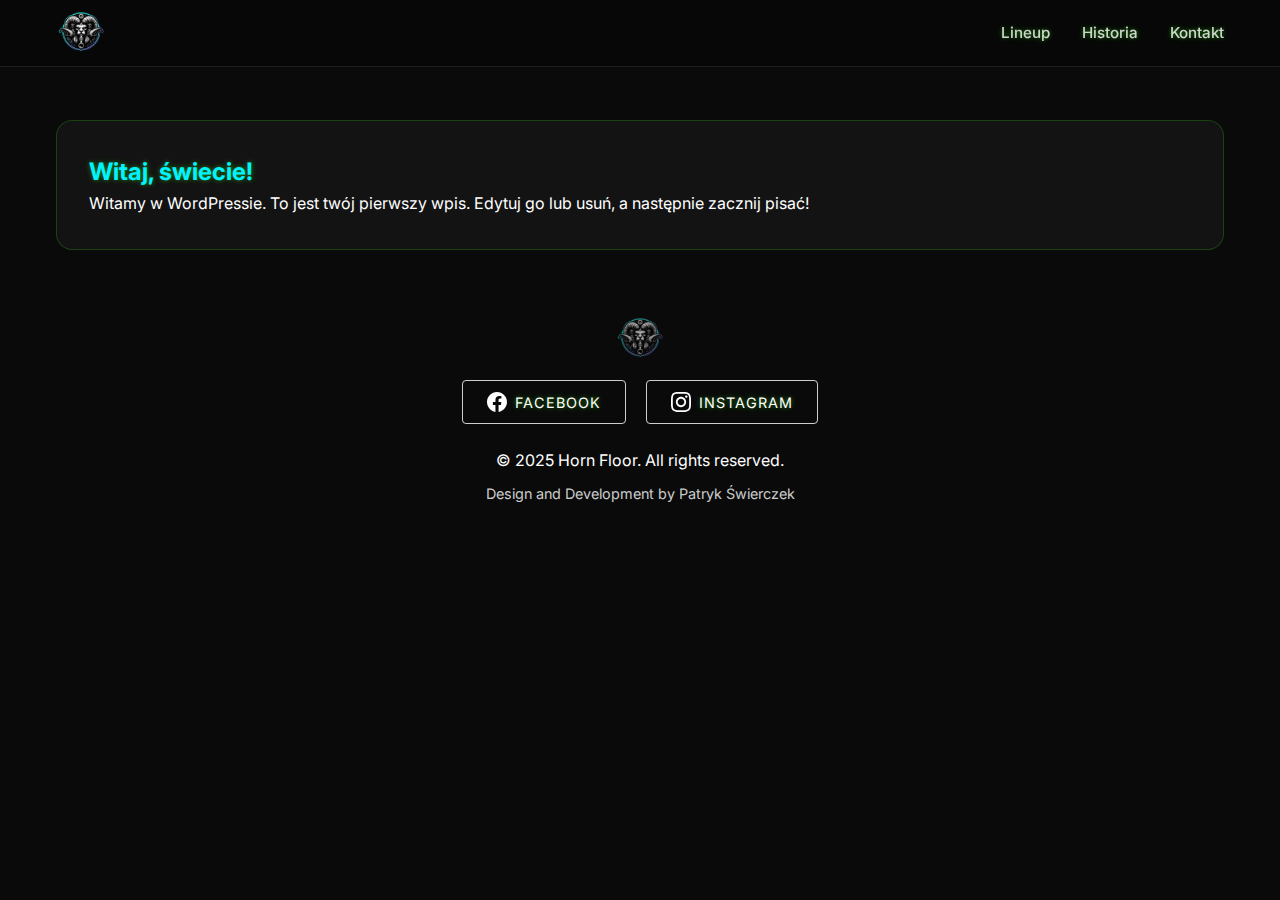
<file: category/bez-kategorii/index.html>
<!DOCTYPE html>
<html lang="pl-PL">

<head><meta charset="UTF-8">
    
    <meta name="viewport" content="width=device-width, initial-scale=1">
    <link rel="profile" href="https://gmpg.org/xfn/11">
    <link rel="preconnect" href="https://fonts.googleapis.com/">
    <link rel="preconnect" href="https://fonts.gstatic.com/" crossorigin>
    <link href="https://fonts.googleapis.com/css2?family=Inter:wght@400;500;600;700;800&amp;display=swap" rel="stylesheet">
    <link rel="stylesheet" href="./../../wp-content/themes/horn-floor/responsive.css">

    
        <!-- SEO Meta Tags -->
        <meta name="description" content="Horn Floor - Impreza Muzyki Elektronicznej na Śląsku">
        <meta name="keywords" content="horn floor, muzyka elektroniczna, techno, house, drum and bass, neurofunk, impreza techno, wydarzenia elektroniczne, śląsk, raciborz, wodzisław śląski">
        <meta name="author" content="Horn Floor">
        <meta name="robots" content="index, follow, max-image-preview:large, max-snippet:-1, max-video-preview:-1">

        <!-- Open Graph / Facebook -->
        <meta property="og:type" content="website">
        <meta property="og:url" content="./index.html">
        <meta property="og:title" content="Witaj, świecie! - Horn Floor">
        <meta property="og:description" content="Horn Floor - Impreza Muzyki Elektronicznej na Śląsku">
        <meta property="og:image" content="./../../wp-content/themes/horn-floor/images/logo_final.webp">
        <meta property="og:locale" content="pl_PL">
        <meta property="og:site_name" content="Horn Floor">

        <!-- Twitter Card -->
        <meta name="twitter:card" content="summary_large_image">
        <meta name="twitter:url" content="./index.html">
        <meta name="twitter:title" content="Witaj, świecie! - Horn Floor">
        <meta name="twitter:description" content="Horn Floor - Impreza Muzyki Elektronicznej na Śląsku">
        <meta name="twitter:image" content="./../../wp-content/themes/horn-floor/images/logo_final.webp">

        <!-- Canonical URL -->
        <link rel="canonical" href="./index.html">

        <!-- Language -->
        <meta http-equiv="content-language" content="pl">

        <!-- Theme Color -->
        <meta name="theme-color" content="#00ff41">

        <!-- JSON-LD Structured Data -->
        <script type="application/ld+json">
            {"@context":"https://schema.org","@type":"Organization","name":"Horn Floor","url":"/","logo":"//wp-content/themes/horn-floor/images/logo_final.webp","description":"Organizator imprez muzyki elektronicznej na Śląsku","sameAs":["https://www.facebook.com/profile.php?id=61565088506453","https://www.instagram.com/hornfloor"]}            </script>

        <title>Bez kategorii – Horn Floor</title>
<meta name="robots" content="max-image-preview:large">
	<style>img:is([sizes="auto" i], [sizes^="auto," i]) { contain-intrinsic-size: 3000px 1500px }</style>
	<link rel="alternate" type="application/rss+xml" title="Horn Floor » Kanał z wpisami" href="./../../feed/index.html">
<link rel="alternate" type="application/rss+xml" title="Horn Floor » Kanał z komentarzami" href="./../../comments/feed/index.html">
<link rel="alternate" type="application/rss+xml" title="Horn Floor » Kanał z wpisami zaszufladkowanymi do kategorii Bez kategorii" href="./feed/index.html">
<script type="text/javascript">
/* <![CDATA[ */
window._wpemojiSettings = {"baseUrl":"https:\/\/s.w.org\/images\/core\/emoji\/16.0.1\/72x72\/","ext":".png","svgUrl":"https:\/\/s.w.org\/images\/core\/emoji\/16.0.1\/svg\/","svgExt":".svg","source":{"concatemoji":"\/\/wp-includes\/js\/wp-emoji-release.min.js?ver=6.8.3"}};
/*! This file is auto-generated */
!function(s,n){var o,i,e;function c(e){try{var t={supportTests:e,timestamp:(new Date).valueOf()};sessionStorage.setItem(o,JSON.stringify(t))}catch(e){}}function p(e,t,n){e.clearRect(0,0,e.canvas.width,e.canvas.height),e.fillText(t,0,0);var t=new Uint32Array(e.getImageData(0,0,e.canvas.width,e.canvas.height).data),a=(e.clearRect(0,0,e.canvas.width,e.canvas.height),e.fillText(n,0,0),new Uint32Array(e.getImageData(0,0,e.canvas.width,e.canvas.height).data));return t.every(function(e,t){return e===a[t]})}function u(e,t){e.clearRect(0,0,e.canvas.width,e.canvas.height),e.fillText(t,0,0);for(var n=e.getImageData(16,16,1,1),a=0;a<n.data.length;a++)if(0!==n.data[a])return!1;return!0}function f(e,t,n,a){switch(t){case"flag":return n(e,"\ud83c\udff3\ufe0f\u200d\u26a7\ufe0f","\ud83c\udff3\ufe0f\u200b\u26a7\ufe0f")?!1:!n(e,"\ud83c\udde8\ud83c\uddf6","\ud83c\udde8\u200b\ud83c\uddf6")&&!n(e,"\ud83c\udff4\udb40\udc67\udb40\udc62\udb40\udc65\udb40\udc6e\udb40\udc67\udb40\udc7f","\ud83c\udff4\u200b\udb40\udc67\u200b\udb40\udc62\u200b\udb40\udc65\u200b\udb40\udc6e\u200b\udb40\udc67\u200b\udb40\udc7f");case"emoji":return!a(e,"\ud83e\udedf")}return!1}function g(e,t,n,a){var r="undefined"!=typeof WorkerGlobalScope&&self instanceof WorkerGlobalScope?new OffscreenCanvas(300,150):s.createElement("canvas"),o=r.getContext("2d",{willReadFrequently:!0}),i=(o.textBaseline="top",o.font="600 32px Arial",{});return e.forEach(function(e){i[e]=t(o,e,n,a)}),i}function t(e){var t=s.createElement("script");t.src=e,t.defer=!0,s.head.appendChild(t)}"undefined"!=typeof Promise&&(o="wpEmojiSettingsSupports",i=["flag","emoji"],n.supports={everything:!0,everythingExceptFlag:!0},e=new Promise(function(e){s.addEventListener("DOMContentLoaded",e,{once:!0})}),new Promise(function(t){var n=function(){try{var e=JSON.parse(sessionStorage.getItem(o));if("object"==typeof e&&"number"==typeof e.timestamp&&(new Date).valueOf()<e.timestamp+604800&&"object"==typeof e.supportTests)return e.supportTests}catch(e){}return null}();if(!n){if("undefined"!=typeof Worker&&"undefined"!=typeof OffscreenCanvas&&"undefined"!=typeof URL&&URL.createObjectURL&&"undefined"!=typeof Blob)try{var e="postMessage("+g.toString()+"("+[JSON.stringify(i),f.toString(),p.toString(),u.toString()].join(",")+"));",a=new Blob([e],{type:"text/javascript"}),r=new Worker(URL.createObjectURL(a),{name:"wpTestEmojiSupports"});return void(r.onmessage=function(e){c(n=e.data),r.terminate(),t(n)})}catch(e){}c(n=g(i,f,p,u))}t(n)}).then(function(e){for(var t in e)n.supports[t]=e[t],n.supports.everything=n.supports.everything&&n.supports[t],"flag"!==t&&(n.supports.everythingExceptFlag=n.supports.everythingExceptFlag&&n.supports[t]);n.supports.everythingExceptFlag=n.supports.everythingExceptFlag&&!n.supports.flag,n.DOMReady=!1,n.readyCallback=function(){n.DOMReady=!0}}).then(function(){return e}).then(function(){var e;n.supports.everything||(n.readyCallback(),(e=n.source||{}).concatemoji?t(e.concatemoji):e.wpemoji&&e.twemoji&&(t(e.twemoji),t(e.wpemoji)))}))}((window,document),window._wpemojiSettings);
/* ]]> */
</script>
<style id="wp-emoji-styles-inline-css" type="text/css">

	img.wp-smiley, img.emoji {
		display: inline !important;
		border: none !important;
		box-shadow: none !important;
		height: 1em !important;
		width: 1em !important;
		margin: 0 0.07em !important;
		vertical-align: -0.1em !important;
		background: none !important;
		padding: 0 !important;
	}
</style>
<link rel="stylesheet" id="wp-block-library-css" href="./../../wp-includes/css/dist/block-library/style.min.css?ver=6.8.3" type="text/css" media="all">
<style id="classic-theme-styles-inline-css" type="text/css">
/*! This file is auto-generated */
.wp-block-button__link{color:#fff;background-color:#32373c;border-radius:9999px;box-shadow:none;text-decoration:none;padding:calc(.667em + 2px) calc(1.333em + 2px);font-size:1.125em}.wp-block-file__button{background:#32373c;color:#fff;text-decoration:none}
</style>
<style id="global-styles-inline-css" type="text/css">
:root{--wp--preset--aspect-ratio--square: 1;--wp--preset--aspect-ratio--4-3: 4/3;--wp--preset--aspect-ratio--3-4: 3/4;--wp--preset--aspect-ratio--3-2: 3/2;--wp--preset--aspect-ratio--2-3: 2/3;--wp--preset--aspect-ratio--16-9: 16/9;--wp--preset--aspect-ratio--9-16: 9/16;--wp--preset--color--black: #000000;--wp--preset--color--cyan-bluish-gray: #abb8c3;--wp--preset--color--white: #ffffff;--wp--preset--color--pale-pink: #f78da7;--wp--preset--color--vivid-red: #cf2e2e;--wp--preset--color--luminous-vivid-orange: #ff6900;--wp--preset--color--luminous-vivid-amber: #fcb900;--wp--preset--color--light-green-cyan: #7bdcb5;--wp--preset--color--vivid-green-cyan: #00d084;--wp--preset--color--pale-cyan-blue: #8ed1fc;--wp--preset--color--vivid-cyan-blue: #0693e3;--wp--preset--color--vivid-purple: #9b51e0;--wp--preset--gradient--vivid-cyan-blue-to-vivid-purple: linear-gradient(135deg,rgba(6,147,227,1) 0%,rgb(155,81,224) 100%);--wp--preset--gradient--light-green-cyan-to-vivid-green-cyan: linear-gradient(135deg,rgb(122,220,180) 0%,rgb(0,208,130) 100%);--wp--preset--gradient--luminous-vivid-amber-to-luminous-vivid-orange: linear-gradient(135deg,rgba(252,185,0,1) 0%,rgba(255,105,0,1) 100%);--wp--preset--gradient--luminous-vivid-orange-to-vivid-red: linear-gradient(135deg,rgba(255,105,0,1) 0%,rgb(207,46,46) 100%);--wp--preset--gradient--very-light-gray-to-cyan-bluish-gray: linear-gradient(135deg,rgb(238,238,238) 0%,rgb(169,184,195) 100%);--wp--preset--gradient--cool-to-warm-spectrum: linear-gradient(135deg,rgb(74,234,220) 0%,rgb(151,120,209) 20%,rgb(207,42,186) 40%,rgb(238,44,130) 60%,rgb(251,105,98) 80%,rgb(254,248,76) 100%);--wp--preset--gradient--blush-light-purple: linear-gradient(135deg,rgb(255,206,236) 0%,rgb(152,150,240) 100%);--wp--preset--gradient--blush-bordeaux: linear-gradient(135deg,rgb(254,205,165) 0%,rgb(254,45,45) 50%,rgb(107,0,62) 100%);--wp--preset--gradient--luminous-dusk: linear-gradient(135deg,rgb(255,203,112) 0%,rgb(199,81,192) 50%,rgb(65,88,208) 100%);--wp--preset--gradient--pale-ocean: linear-gradient(135deg,rgb(255,245,203) 0%,rgb(182,227,212) 50%,rgb(51,167,181) 100%);--wp--preset--gradient--electric-grass: linear-gradient(135deg,rgb(202,248,128) 0%,rgb(113,206,126) 100%);--wp--preset--gradient--midnight: linear-gradient(135deg,rgb(2,3,129) 0%,rgb(40,116,252) 100%);--wp--preset--font-size--small: 13px;--wp--preset--font-size--medium: 20px;--wp--preset--font-size--large: 36px;--wp--preset--font-size--x-large: 42px;--wp--preset--spacing--20: 0.44rem;--wp--preset--spacing--30: 0.67rem;--wp--preset--spacing--40: 1rem;--wp--preset--spacing--50: 1.5rem;--wp--preset--spacing--60: 2.25rem;--wp--preset--spacing--70: 3.38rem;--wp--preset--spacing--80: 5.06rem;--wp--preset--shadow--natural: 6px 6px 9px rgba(0, 0, 0, 0.2);--wp--preset--shadow--deep: 12px 12px 50px rgba(0, 0, 0, 0.4);--wp--preset--shadow--sharp: 6px 6px 0px rgba(0, 0, 0, 0.2);--wp--preset--shadow--outlined: 6px 6px 0px -3px rgba(255, 255, 255, 1), 6px 6px rgba(0, 0, 0, 1);--wp--preset--shadow--crisp: 6px 6px 0px rgba(0, 0, 0, 1);}:where(.is-layout-flex){gap: 0.5em;}:where(.is-layout-grid){gap: 0.5em;}body .is-layout-flex{display: flex;}.is-layout-flex{flex-wrap: wrap;align-items: center;}.is-layout-flex > :is(*, div){margin: 0;}body .is-layout-grid{display: grid;}.is-layout-grid > :is(*, div){margin: 0;}:where(.wp-block-columns.is-layout-flex){gap: 2em;}:where(.wp-block-columns.is-layout-grid){gap: 2em;}:where(.wp-block-post-template.is-layout-flex){gap: 1.25em;}:where(.wp-block-post-template.is-layout-grid){gap: 1.25em;}.has-black-color{color: var(--wp--preset--color--black) !important;}.has-cyan-bluish-gray-color{color: var(--wp--preset--color--cyan-bluish-gray) !important;}.has-white-color{color: var(--wp--preset--color--white) !important;}.has-pale-pink-color{color: var(--wp--preset--color--pale-pink) !important;}.has-vivid-red-color{color: var(--wp--preset--color--vivid-red) !important;}.has-luminous-vivid-orange-color{color: var(--wp--preset--color--luminous-vivid-orange) !important;}.has-luminous-vivid-amber-color{color: var(--wp--preset--color--luminous-vivid-amber) !important;}.has-light-green-cyan-color{color: var(--wp--preset--color--light-green-cyan) !important;}.has-vivid-green-cyan-color{color: var(--wp--preset--color--vivid-green-cyan) !important;}.has-pale-cyan-blue-color{color: var(--wp--preset--color--pale-cyan-blue) !important;}.has-vivid-cyan-blue-color{color: var(--wp--preset--color--vivid-cyan-blue) !important;}.has-vivid-purple-color{color: var(--wp--preset--color--vivid-purple) !important;}.has-black-background-color{background-color: var(--wp--preset--color--black) !important;}.has-cyan-bluish-gray-background-color{background-color: var(--wp--preset--color--cyan-bluish-gray) !important;}.has-white-background-color{background-color: var(--wp--preset--color--white) !important;}.has-pale-pink-background-color{background-color: var(--wp--preset--color--pale-pink) !important;}.has-vivid-red-background-color{background-color: var(--wp--preset--color--vivid-red) !important;}.has-luminous-vivid-orange-background-color{background-color: var(--wp--preset--color--luminous-vivid-orange) !important;}.has-luminous-vivid-amber-background-color{background-color: var(--wp--preset--color--luminous-vivid-amber) !important;}.has-light-green-cyan-background-color{background-color: var(--wp--preset--color--light-green-cyan) !important;}.has-vivid-green-cyan-background-color{background-color: var(--wp--preset--color--vivid-green-cyan) !important;}.has-pale-cyan-blue-background-color{background-color: var(--wp--preset--color--pale-cyan-blue) !important;}.has-vivid-cyan-blue-background-color{background-color: var(--wp--preset--color--vivid-cyan-blue) !important;}.has-vivid-purple-background-color{background-color: var(--wp--preset--color--vivid-purple) !important;}.has-black-border-color{border-color: var(--wp--preset--color--black) !important;}.has-cyan-bluish-gray-border-color{border-color: var(--wp--preset--color--cyan-bluish-gray) !important;}.has-white-border-color{border-color: var(--wp--preset--color--white) !important;}.has-pale-pink-border-color{border-color: var(--wp--preset--color--pale-pink) !important;}.has-vivid-red-border-color{border-color: var(--wp--preset--color--vivid-red) !important;}.has-luminous-vivid-orange-border-color{border-color: var(--wp--preset--color--luminous-vivid-orange) !important;}.has-luminous-vivid-amber-border-color{border-color: var(--wp--preset--color--luminous-vivid-amber) !important;}.has-light-green-cyan-border-color{border-color: var(--wp--preset--color--light-green-cyan) !important;}.has-vivid-green-cyan-border-color{border-color: var(--wp--preset--color--vivid-green-cyan) !important;}.has-pale-cyan-blue-border-color{border-color: var(--wp--preset--color--pale-cyan-blue) !important;}.has-vivid-cyan-blue-border-color{border-color: var(--wp--preset--color--vivid-cyan-blue) !important;}.has-vivid-purple-border-color{border-color: var(--wp--preset--color--vivid-purple) !important;}.has-vivid-cyan-blue-to-vivid-purple-gradient-background{background: var(--wp--preset--gradient--vivid-cyan-blue-to-vivid-purple) !important;}.has-light-green-cyan-to-vivid-green-cyan-gradient-background{background: var(--wp--preset--gradient--light-green-cyan-to-vivid-green-cyan) !important;}.has-luminous-vivid-amber-to-luminous-vivid-orange-gradient-background{background: var(--wp--preset--gradient--luminous-vivid-amber-to-luminous-vivid-orange) !important;}.has-luminous-vivid-orange-to-vivid-red-gradient-background{background: var(--wp--preset--gradient--luminous-vivid-orange-to-vivid-red) !important;}.has-very-light-gray-to-cyan-bluish-gray-gradient-background{background: var(--wp--preset--gradient--very-light-gray-to-cyan-bluish-gray) !important;}.has-cool-to-warm-spectrum-gradient-background{background: var(--wp--preset--gradient--cool-to-warm-spectrum) !important;}.has-blush-light-purple-gradient-background{background: var(--wp--preset--gradient--blush-light-purple) !important;}.has-blush-bordeaux-gradient-background{background: var(--wp--preset--gradient--blush-bordeaux) !important;}.has-luminous-dusk-gradient-background{background: var(--wp--preset--gradient--luminous-dusk) !important;}.has-pale-ocean-gradient-background{background: var(--wp--preset--gradient--pale-ocean) !important;}.has-electric-grass-gradient-background{background: var(--wp--preset--gradient--electric-grass) !important;}.has-midnight-gradient-background{background: var(--wp--preset--gradient--midnight) !important;}.has-small-font-size{font-size: var(--wp--preset--font-size--small) !important;}.has-medium-font-size{font-size: var(--wp--preset--font-size--medium) !important;}.has-large-font-size{font-size: var(--wp--preset--font-size--large) !important;}.has-x-large-font-size{font-size: var(--wp--preset--font-size--x-large) !important;}
:where(.wp-block-post-template.is-layout-flex){gap: 1.25em;}:where(.wp-block-post-template.is-layout-grid){gap: 1.25em;}
:where(.wp-block-columns.is-layout-flex){gap: 2em;}:where(.wp-block-columns.is-layout-grid){gap: 2em;}
:root :where(.wp-block-pullquote){font-size: 1.5em;line-height: 1.6;}
</style>
<link rel="stylesheet" id="antigravity-style-css" href="./../../wp-content/themes/horn-floor/style.css?ver=1.0.0" type="text/css" media="all">
<link rel="https://api.w.org/" href="./../../wp-json/index.html"><link rel="alternate" title="JSON" type="application/json" href="./../../wp-json/wp/v2/categories/1/index.html"><link rel="EditURI" type="application/rsd+xml" title="RSD" href="./../../xmlrpc.php?rsd">
<meta name="generator" content="WordPress 6.8.3">
<link rel="icon" href="./../../wp-content/uploads/2025/11/cropped-cropped-hornlogo-1-32x32.png" sizes="32x32">
<link rel="icon" href="./../../wp-content/uploads/2025/11/cropped-cropped-hornlogo-1-192x192.png" sizes="192x192">
<link rel="apple-touch-icon" href="./../../wp-content/uploads/2025/11/cropped-cropped-hornlogo-1-180x180.png">
<meta name="msapplication-TileImage" content="./../../wp-content/uploads/2025/11/cropped-cropped-hornlogo-1-270x270.png">
</head>

<body class="archive category category-bez-kategorii category-1 wp-custom-logo wp-theme-horn-floor">
        <div id="page" class="site">

        <header id="masthead" class="site-header">
            <div class="container header-inner">
                <div class="site-branding">
                    <a href="./../../index.html" rel="home" class="custom-logo-link">
                        <img src="./../../wp-content/themes/horn-floor/images/logo_final.webp" alt="Horn Floor - Impreza Muzyki Elektronicznej na Śląsku" style="max-height: 50px; width: auto">
                    </a>
                </div><!-- .site-branding -->

                <button class="menu-toggle" aria-controls="primary-menu" aria-expanded="false">
                    <span class="screen-reader-text">Menu</span>
                    ☰
                </button>

                <nav id="site-navigation" class="main-navigation" aria-label="Main Navigation">
                    <ul id="primary-menu" class="menu"><li id="menu-item-38" class="menu-item menu-item-type-post_type menu-item-object-page menu-item-38"><a href="./../../lineup/index.html">Lineup</a></li>
<li id="menu-item-37" class="menu-item menu-item-type-post_type menu-item-object-page menu-item-37"><a href="./../../historia/index.html">Historia</a></li>
<li id="menu-item-36" class="menu-item menu-item-type-post_type menu-item-object-page menu-item-36"><a href="./../../kontakt/index.html">Kontakt</a></li>
</ul>                </nav><!-- #site-navigation -->
            </div>
        </header>
<main id="primary" class="site-main container" style="padding-top: 120px;">

                <article id="post-1" class="card post-1 post type-post status-publish format-standard hentry category-bez-kategorii" style="margin-bottom: 2rem;">
                <header class="entry-header">
                    <h2 class="entry-title"><a href="./../../witaj-swiecie/index.html" rel="bookmark">Witaj, świecie!</a></h2>                </header>

                <div class="entry-content">
                    <p>Witamy w WordPressie. To jest twój pierwszy wpis. Edytuj go lub usuń, a następnie zacznij pisać!</p>
                </div>
            </article>
            
</main><!-- #main -->


    <div class="site-info container" style="text-align: center; padding: 2rem 0;">
        <img src="./../../wp-content/themes/horn-floor/images/logo_final.webp" alt="Horn Floor" style="max-height: 50px; width: auto; margin: 0 auto 1rem; opacity: 0.7;">
        
        <div class="footer-socials" style="margin-bottom: 1.5rem;">
            <a href="https://www.facebook.com/profile.php?id=61565088506453" target="_blank" rel="noopener noreferrer">
                <svg width="20" height="20" viewbox="0 0 24 24" fill="currentColor" xmlns="http://www.w3.org/2000/svg">
                    <path d="M24 12.073c0-6.627-5.373-12-12-12s-12 5.373-12 12c0 5.99 4.388 10.954 10.125 11.854v-8.385H7.078v-3.47h3.047V9.43c0-3.007 1.792-4.669 4.533-4.669 1.312 0 2.686.235 2.686.235v2.953H15.83c-1.491 0-1.956.925-1.956 1.874v2.25h3.328l-.532 3.47h-2.796v8.385C19.612 23.027 24 18.062 24 12.073z"></path>
                </svg>
                <span>Facebook</span>
            </a>
            <a href="https://www.instagram.com/horn.floor/" target="_blank" rel="noopener noreferrer">
                <svg width="20" height="20" viewbox="0 0 24 24" fill="currentColor" xmlns="http://www.w3.org/2000/svg">
                    <path d="M12 2.163c3.204 0 3.584.012 4.85.07 3.252.148 4.771 1.691 4.919 4.919.058 1.265.069 1.645.069 4.849 0 3.205-.012 3.584-.069 4.849-.149 3.225-1.664 4.771-4.919 4.919-1.266.058-1.644.07-4.85.07-3.204 0-3.584-.012-4.849-.07-3.26-.149-4.771-1.699-4.919-4.92-.058-1.265-.07-1.644-.07-4.849 0-3.204.013-3.583.07-4.849.149-3.227 1.664-4.771 4.919-4.919 1.266-.057 1.645-.069 4.849-.069zm0-2.163c-3.259 0-3.667.014-4.947.072-4.358.2-6.78 2.618-6.98 6.98-.059 1.281-.073 1.689-.073 4.948 0 3.259.014 3.668.072 4.948.2 4.358 2.618 6.78 6.98 6.98 1.281.058 1.689.072 4.948.072 3.259 0 3.668-.014 4.948-.072 4.354-.2 6.782-2.618 6.979-6.98.059-1.28.073-1.689.073-4.948 0-3.259-.014-3.667-.072-4.947-.196-4.354-2.617-6.78-6.979-6.98-1.281-.059-1.69-.073-4.949-.073zm0 5.838c-3.403 0-6.162 2.759-6.162 6.162s2.759 6.163 6.162 6.163 6.162-2.759 6.162-6.163c0-3.403-2.759-6.162-6.162-6.162zm0 10.162c-2.209 0-4-1.79-4-4 0-2.209 1.791-4 4-4s4 1.791 4 4c0 2.21-1.791 4-4 4zm6.406-11.845c-.796 0-1.441.645-1.441 1.44s.645 1.44 1.441 1.44c.795 0 1.439-.645 1.439-1.44s-.644-1.44-1.439-1.44z"></path>
                </svg>
                <span>Instagram</span>
            </a>
        </div>

        <p>
            © 2025 Horn Floor. All rights reserved.
        </p>
        <p style="margin-top: 0.5rem; font-size: 0.9rem; color: var(--text-muted);">
            Design and Development by Patryk Świerczek
        </p>
    </div><!-- .site-info -->
</div><!-- #page -->

<script type="speculationrules">
{"prefetch":[{"source":"document","where":{"and":[{"href_matches":"\/wordpress\/*"},{"not":{"href_matches":["\/wordpress\/wp-*.php","\/wordpress\/wp-admin\/*","\/wordpress\/wp-content\/uploads\/*","\/wordpress\/wp-content\/*","\/wordpress\/wp-content\/plugins\/*","\/wordpress\/wp-content\/themes\/horn-floor\/*","\/wordpress\/*\\?(.+)"]}},{"not":{"selector_matches":"a[rel~=\"nofollow\"]"}},{"not":{"selector_matches":".no-prefetch, .no-prefetch a"}}]},"eagerness":"conservative"}]}
</script>
<script type="text/javascript" src="./../../wp-content/themes/horn-floor/js/main.js?ver=1.0.0" id="antigravity-main-js"></script>

</body>
</html>
</file>
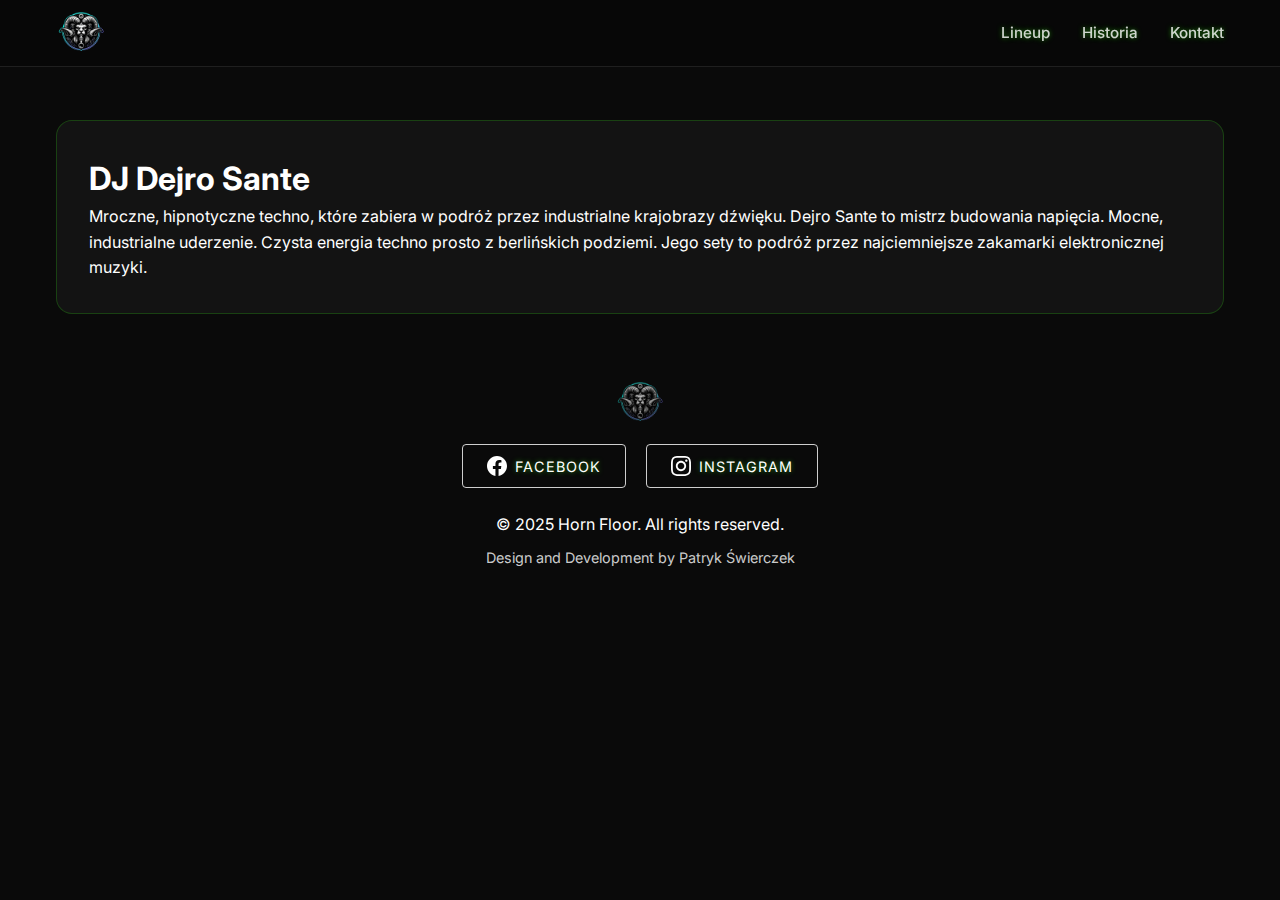
<file: dj/dj-dejro-sante/index.html>
<!DOCTYPE html>
<html lang="pl-PL">

<head><meta charset="UTF-8">
    
    <meta name="viewport" content="width=device-width, initial-scale=1">
    <link rel="profile" href="https://gmpg.org/xfn/11">
    <link rel="preconnect" href="https://fonts.googleapis.com/">
    <link rel="preconnect" href="https://fonts.gstatic.com/" crossorigin>
    <link href="https://fonts.googleapis.com/css2?family=Inter:wght@400;500;600;700;800&amp;display=swap" rel="stylesheet">
    <link rel="stylesheet" href="./../../wp-content/themes/horn-floor/responsive.css">

    
        <!-- SEO Meta Tags -->
        <meta name="description" content="Horn Floor - Impreza Muzyki Elektronicznej na Śląsku">
        <meta name="keywords" content="horn floor, muzyka elektroniczna, techno, house, drum and bass, neurofunk, impreza techno, wydarzenia elektroniczne, śląsk, raciborz, wodzisław śląski">
        <meta name="author" content="Horn Floor">
        <meta name="robots" content="index, follow, max-image-preview:large, max-snippet:-1, max-video-preview:-1">

        <!-- Open Graph / Facebook -->
        <meta property="og:type" content="website">
        <meta property="og:url" content="./index.html">
        <meta property="og:title" content="DJ Dejro Sante - Horn Floor">
        <meta property="og:description" content="Horn Floor - Impreza Muzyki Elektronicznej na Śląsku">
        <meta property="og:image" content="./../../wp-content/themes/horn-floor/images/logo_final.webp">
        <meta property="og:locale" content="pl_PL">
        <meta property="og:site_name" content="Horn Floor">

        <!-- Twitter Card -->
        <meta name="twitter:card" content="summary_large_image">
        <meta name="twitter:url" content="./index.html">
        <meta name="twitter:title" content="DJ Dejro Sante - Horn Floor">
        <meta name="twitter:description" content="Horn Floor - Impreza Muzyki Elektronicznej na Śląsku">
        <meta name="twitter:image" content="./../../wp-content/themes/horn-floor/images/logo_final.webp">

        <!-- Canonical URL -->
        <link rel="canonical" href="./index.html">

        <!-- Language -->
        <meta http-equiv="content-language" content="pl">

        <!-- Theme Color -->
        <meta name="theme-color" content="#00ff41">

        <!-- JSON-LD Structured Data -->
        <script type="application/ld+json">
            {"@context":"https://schema.org","@type":"Organization","name":"Horn Floor","url":"/","logo":"//wp-content/themes/horn-floor/images/logo_final.webp","description":"Organizator imprez muzyki elektronicznej na Śląsku","sameAs":["https://www.facebook.com/profile.php?id=61565088506453","https://www.instagram.com/hornfloor"]}            </script>

        <title>DJ Dejro Sante – Horn Floor</title>
<meta name="robots" content="max-image-preview:large">
	<style>img:is([sizes="auto" i], [sizes^="auto," i]) { contain-intrinsic-size: 3000px 1500px }</style>
	<link rel="alternate" type="application/rss+xml" title="Horn Floor » Kanał z wpisami" href="./../../feed/index.html">
<link rel="alternate" type="application/rss+xml" title="Horn Floor » Kanał z komentarzami" href="./../../comments/feed/index.html">
<script type="text/javascript">
/* <![CDATA[ */
window._wpemojiSettings = {"baseUrl":"https:\/\/s.w.org\/images\/core\/emoji\/16.0.1\/72x72\/","ext":".png","svgUrl":"https:\/\/s.w.org\/images\/core\/emoji\/16.0.1\/svg\/","svgExt":".svg","source":{"concatemoji":"\/\/wp-includes\/js\/wp-emoji-release.min.js?ver=6.8.3"}};
/*! This file is auto-generated */
!function(s,n){var o,i,e;function c(e){try{var t={supportTests:e,timestamp:(new Date).valueOf()};sessionStorage.setItem(o,JSON.stringify(t))}catch(e){}}function p(e,t,n){e.clearRect(0,0,e.canvas.width,e.canvas.height),e.fillText(t,0,0);var t=new Uint32Array(e.getImageData(0,0,e.canvas.width,e.canvas.height).data),a=(e.clearRect(0,0,e.canvas.width,e.canvas.height),e.fillText(n,0,0),new Uint32Array(e.getImageData(0,0,e.canvas.width,e.canvas.height).data));return t.every(function(e,t){return e===a[t]})}function u(e,t){e.clearRect(0,0,e.canvas.width,e.canvas.height),e.fillText(t,0,0);for(var n=e.getImageData(16,16,1,1),a=0;a<n.data.length;a++)if(0!==n.data[a])return!1;return!0}function f(e,t,n,a){switch(t){case"flag":return n(e,"\ud83c\udff3\ufe0f\u200d\u26a7\ufe0f","\ud83c\udff3\ufe0f\u200b\u26a7\ufe0f")?!1:!n(e,"\ud83c\udde8\ud83c\uddf6","\ud83c\udde8\u200b\ud83c\uddf6")&&!n(e,"\ud83c\udff4\udb40\udc67\udb40\udc62\udb40\udc65\udb40\udc6e\udb40\udc67\udb40\udc7f","\ud83c\udff4\u200b\udb40\udc67\u200b\udb40\udc62\u200b\udb40\udc65\u200b\udb40\udc6e\u200b\udb40\udc67\u200b\udb40\udc7f");case"emoji":return!a(e,"\ud83e\udedf")}return!1}function g(e,t,n,a){var r="undefined"!=typeof WorkerGlobalScope&&self instanceof WorkerGlobalScope?new OffscreenCanvas(300,150):s.createElement("canvas"),o=r.getContext("2d",{willReadFrequently:!0}),i=(o.textBaseline="top",o.font="600 32px Arial",{});return e.forEach(function(e){i[e]=t(o,e,n,a)}),i}function t(e){var t=s.createElement("script");t.src=e,t.defer=!0,s.head.appendChild(t)}"undefined"!=typeof Promise&&(o="wpEmojiSettingsSupports",i=["flag","emoji"],n.supports={everything:!0,everythingExceptFlag:!0},e=new Promise(function(e){s.addEventListener("DOMContentLoaded",e,{once:!0})}),new Promise(function(t){var n=function(){try{var e=JSON.parse(sessionStorage.getItem(o));if("object"==typeof e&&"number"==typeof e.timestamp&&(new Date).valueOf()<e.timestamp+604800&&"object"==typeof e.supportTests)return e.supportTests}catch(e){}return null}();if(!n){if("undefined"!=typeof Worker&&"undefined"!=typeof OffscreenCanvas&&"undefined"!=typeof URL&&URL.createObjectURL&&"undefined"!=typeof Blob)try{var e="postMessage("+g.toString()+"("+[JSON.stringify(i),f.toString(),p.toString(),u.toString()].join(",")+"));",a=new Blob([e],{type:"text/javascript"}),r=new Worker(URL.createObjectURL(a),{name:"wpTestEmojiSupports"});return void(r.onmessage=function(e){c(n=e.data),r.terminate(),t(n)})}catch(e){}c(n=g(i,f,p,u))}t(n)}).then(function(e){for(var t in e)n.supports[t]=e[t],n.supports.everything=n.supports.everything&&n.supports[t],"flag"!==t&&(n.supports.everythingExceptFlag=n.supports.everythingExceptFlag&&n.supports[t]);n.supports.everythingExceptFlag=n.supports.everythingExceptFlag&&!n.supports.flag,n.DOMReady=!1,n.readyCallback=function(){n.DOMReady=!0}}).then(function(){return e}).then(function(){var e;n.supports.everything||(n.readyCallback(),(e=n.source||{}).concatemoji?t(e.concatemoji):e.wpemoji&&e.twemoji&&(t(e.twemoji),t(e.wpemoji)))}))}((window,document),window._wpemojiSettings);
/* ]]> */
</script>
<style id="wp-emoji-styles-inline-css" type="text/css">

	img.wp-smiley, img.emoji {
		display: inline !important;
		border: none !important;
		box-shadow: none !important;
		height: 1em !important;
		width: 1em !important;
		margin: 0 0.07em !important;
		vertical-align: -0.1em !important;
		background: none !important;
		padding: 0 !important;
	}
</style>
<link rel="stylesheet" id="wp-block-library-css" href="./../../wp-includes/css/dist/block-library/style.min.css?ver=6.8.3" type="text/css" media="all">
<style id="classic-theme-styles-inline-css" type="text/css">
/*! This file is auto-generated */
.wp-block-button__link{color:#fff;background-color:#32373c;border-radius:9999px;box-shadow:none;text-decoration:none;padding:calc(.667em + 2px) calc(1.333em + 2px);font-size:1.125em}.wp-block-file__button{background:#32373c;color:#fff;text-decoration:none}
</style>
<style id="global-styles-inline-css" type="text/css">
:root{--wp--preset--aspect-ratio--square: 1;--wp--preset--aspect-ratio--4-3: 4/3;--wp--preset--aspect-ratio--3-4: 3/4;--wp--preset--aspect-ratio--3-2: 3/2;--wp--preset--aspect-ratio--2-3: 2/3;--wp--preset--aspect-ratio--16-9: 16/9;--wp--preset--aspect-ratio--9-16: 9/16;--wp--preset--color--black: #000000;--wp--preset--color--cyan-bluish-gray: #abb8c3;--wp--preset--color--white: #ffffff;--wp--preset--color--pale-pink: #f78da7;--wp--preset--color--vivid-red: #cf2e2e;--wp--preset--color--luminous-vivid-orange: #ff6900;--wp--preset--color--luminous-vivid-amber: #fcb900;--wp--preset--color--light-green-cyan: #7bdcb5;--wp--preset--color--vivid-green-cyan: #00d084;--wp--preset--color--pale-cyan-blue: #8ed1fc;--wp--preset--color--vivid-cyan-blue: #0693e3;--wp--preset--color--vivid-purple: #9b51e0;--wp--preset--gradient--vivid-cyan-blue-to-vivid-purple: linear-gradient(135deg,rgba(6,147,227,1) 0%,rgb(155,81,224) 100%);--wp--preset--gradient--light-green-cyan-to-vivid-green-cyan: linear-gradient(135deg,rgb(122,220,180) 0%,rgb(0,208,130) 100%);--wp--preset--gradient--luminous-vivid-amber-to-luminous-vivid-orange: linear-gradient(135deg,rgba(252,185,0,1) 0%,rgba(255,105,0,1) 100%);--wp--preset--gradient--luminous-vivid-orange-to-vivid-red: linear-gradient(135deg,rgba(255,105,0,1) 0%,rgb(207,46,46) 100%);--wp--preset--gradient--very-light-gray-to-cyan-bluish-gray: linear-gradient(135deg,rgb(238,238,238) 0%,rgb(169,184,195) 100%);--wp--preset--gradient--cool-to-warm-spectrum: linear-gradient(135deg,rgb(74,234,220) 0%,rgb(151,120,209) 20%,rgb(207,42,186) 40%,rgb(238,44,130) 60%,rgb(251,105,98) 80%,rgb(254,248,76) 100%);--wp--preset--gradient--blush-light-purple: linear-gradient(135deg,rgb(255,206,236) 0%,rgb(152,150,240) 100%);--wp--preset--gradient--blush-bordeaux: linear-gradient(135deg,rgb(254,205,165) 0%,rgb(254,45,45) 50%,rgb(107,0,62) 100%);--wp--preset--gradient--luminous-dusk: linear-gradient(135deg,rgb(255,203,112) 0%,rgb(199,81,192) 50%,rgb(65,88,208) 100%);--wp--preset--gradient--pale-ocean: linear-gradient(135deg,rgb(255,245,203) 0%,rgb(182,227,212) 50%,rgb(51,167,181) 100%);--wp--preset--gradient--electric-grass: linear-gradient(135deg,rgb(202,248,128) 0%,rgb(113,206,126) 100%);--wp--preset--gradient--midnight: linear-gradient(135deg,rgb(2,3,129) 0%,rgb(40,116,252) 100%);--wp--preset--font-size--small: 13px;--wp--preset--font-size--medium: 20px;--wp--preset--font-size--large: 36px;--wp--preset--font-size--x-large: 42px;--wp--preset--spacing--20: 0.44rem;--wp--preset--spacing--30: 0.67rem;--wp--preset--spacing--40: 1rem;--wp--preset--spacing--50: 1.5rem;--wp--preset--spacing--60: 2.25rem;--wp--preset--spacing--70: 3.38rem;--wp--preset--spacing--80: 5.06rem;--wp--preset--shadow--natural: 6px 6px 9px rgba(0, 0, 0, 0.2);--wp--preset--shadow--deep: 12px 12px 50px rgba(0, 0, 0, 0.4);--wp--preset--shadow--sharp: 6px 6px 0px rgba(0, 0, 0, 0.2);--wp--preset--shadow--outlined: 6px 6px 0px -3px rgba(255, 255, 255, 1), 6px 6px rgba(0, 0, 0, 1);--wp--preset--shadow--crisp: 6px 6px 0px rgba(0, 0, 0, 1);}:where(.is-layout-flex){gap: 0.5em;}:where(.is-layout-grid){gap: 0.5em;}body .is-layout-flex{display: flex;}.is-layout-flex{flex-wrap: wrap;align-items: center;}.is-layout-flex > :is(*, div){margin: 0;}body .is-layout-grid{display: grid;}.is-layout-grid > :is(*, div){margin: 0;}:where(.wp-block-columns.is-layout-flex){gap: 2em;}:where(.wp-block-columns.is-layout-grid){gap: 2em;}:where(.wp-block-post-template.is-layout-flex){gap: 1.25em;}:where(.wp-block-post-template.is-layout-grid){gap: 1.25em;}.has-black-color{color: var(--wp--preset--color--black) !important;}.has-cyan-bluish-gray-color{color: var(--wp--preset--color--cyan-bluish-gray) !important;}.has-white-color{color: var(--wp--preset--color--white) !important;}.has-pale-pink-color{color: var(--wp--preset--color--pale-pink) !important;}.has-vivid-red-color{color: var(--wp--preset--color--vivid-red) !important;}.has-luminous-vivid-orange-color{color: var(--wp--preset--color--luminous-vivid-orange) !important;}.has-luminous-vivid-amber-color{color: var(--wp--preset--color--luminous-vivid-amber) !important;}.has-light-green-cyan-color{color: var(--wp--preset--color--light-green-cyan) !important;}.has-vivid-green-cyan-color{color: var(--wp--preset--color--vivid-green-cyan) !important;}.has-pale-cyan-blue-color{color: var(--wp--preset--color--pale-cyan-blue) !important;}.has-vivid-cyan-blue-color{color: var(--wp--preset--color--vivid-cyan-blue) !important;}.has-vivid-purple-color{color: var(--wp--preset--color--vivid-purple) !important;}.has-black-background-color{background-color: var(--wp--preset--color--black) !important;}.has-cyan-bluish-gray-background-color{background-color: var(--wp--preset--color--cyan-bluish-gray) !important;}.has-white-background-color{background-color: var(--wp--preset--color--white) !important;}.has-pale-pink-background-color{background-color: var(--wp--preset--color--pale-pink) !important;}.has-vivid-red-background-color{background-color: var(--wp--preset--color--vivid-red) !important;}.has-luminous-vivid-orange-background-color{background-color: var(--wp--preset--color--luminous-vivid-orange) !important;}.has-luminous-vivid-amber-background-color{background-color: var(--wp--preset--color--luminous-vivid-amber) !important;}.has-light-green-cyan-background-color{background-color: var(--wp--preset--color--light-green-cyan) !important;}.has-vivid-green-cyan-background-color{background-color: var(--wp--preset--color--vivid-green-cyan) !important;}.has-pale-cyan-blue-background-color{background-color: var(--wp--preset--color--pale-cyan-blue) !important;}.has-vivid-cyan-blue-background-color{background-color: var(--wp--preset--color--vivid-cyan-blue) !important;}.has-vivid-purple-background-color{background-color: var(--wp--preset--color--vivid-purple) !important;}.has-black-border-color{border-color: var(--wp--preset--color--black) !important;}.has-cyan-bluish-gray-border-color{border-color: var(--wp--preset--color--cyan-bluish-gray) !important;}.has-white-border-color{border-color: var(--wp--preset--color--white) !important;}.has-pale-pink-border-color{border-color: var(--wp--preset--color--pale-pink) !important;}.has-vivid-red-border-color{border-color: var(--wp--preset--color--vivid-red) !important;}.has-luminous-vivid-orange-border-color{border-color: var(--wp--preset--color--luminous-vivid-orange) !important;}.has-luminous-vivid-amber-border-color{border-color: var(--wp--preset--color--luminous-vivid-amber) !important;}.has-light-green-cyan-border-color{border-color: var(--wp--preset--color--light-green-cyan) !important;}.has-vivid-green-cyan-border-color{border-color: var(--wp--preset--color--vivid-green-cyan) !important;}.has-pale-cyan-blue-border-color{border-color: var(--wp--preset--color--pale-cyan-blue) !important;}.has-vivid-cyan-blue-border-color{border-color: var(--wp--preset--color--vivid-cyan-blue) !important;}.has-vivid-purple-border-color{border-color: var(--wp--preset--color--vivid-purple) !important;}.has-vivid-cyan-blue-to-vivid-purple-gradient-background{background: var(--wp--preset--gradient--vivid-cyan-blue-to-vivid-purple) !important;}.has-light-green-cyan-to-vivid-green-cyan-gradient-background{background: var(--wp--preset--gradient--light-green-cyan-to-vivid-green-cyan) !important;}.has-luminous-vivid-amber-to-luminous-vivid-orange-gradient-background{background: var(--wp--preset--gradient--luminous-vivid-amber-to-luminous-vivid-orange) !important;}.has-luminous-vivid-orange-to-vivid-red-gradient-background{background: var(--wp--preset--gradient--luminous-vivid-orange-to-vivid-red) !important;}.has-very-light-gray-to-cyan-bluish-gray-gradient-background{background: var(--wp--preset--gradient--very-light-gray-to-cyan-bluish-gray) !important;}.has-cool-to-warm-spectrum-gradient-background{background: var(--wp--preset--gradient--cool-to-warm-spectrum) !important;}.has-blush-light-purple-gradient-background{background: var(--wp--preset--gradient--blush-light-purple) !important;}.has-blush-bordeaux-gradient-background{background: var(--wp--preset--gradient--blush-bordeaux) !important;}.has-luminous-dusk-gradient-background{background: var(--wp--preset--gradient--luminous-dusk) !important;}.has-pale-ocean-gradient-background{background: var(--wp--preset--gradient--pale-ocean) !important;}.has-electric-grass-gradient-background{background: var(--wp--preset--gradient--electric-grass) !important;}.has-midnight-gradient-background{background: var(--wp--preset--gradient--midnight) !important;}.has-small-font-size{font-size: var(--wp--preset--font-size--small) !important;}.has-medium-font-size{font-size: var(--wp--preset--font-size--medium) !important;}.has-large-font-size{font-size: var(--wp--preset--font-size--large) !important;}.has-x-large-font-size{font-size: var(--wp--preset--font-size--x-large) !important;}
:where(.wp-block-post-template.is-layout-flex){gap: 1.25em;}:where(.wp-block-post-template.is-layout-grid){gap: 1.25em;}
:where(.wp-block-columns.is-layout-flex){gap: 2em;}:where(.wp-block-columns.is-layout-grid){gap: 2em;}
:root :where(.wp-block-pullquote){font-size: 1.5em;line-height: 1.6;}
</style>
<link rel="stylesheet" id="antigravity-style-css" href="./../../wp-content/themes/horn-floor/style.css?ver=1.0.0" type="text/css" media="all">
<link rel="https://api.w.org/" href="./../../wp-json/index.html"><link rel="EditURI" type="application/rsd+xml" title="RSD" href="./../../xmlrpc.php?rsd">
<meta name="generator" content="WordPress 6.8.3">
<link rel="canonical" href="./index.html">
<link rel="shortlink" href="./../../index.html?p=44">
<link rel="alternate" title="oEmbed (JSON)" type="application/json+oembed" href="./../../wp-json/oembed/1.0/embed/index.html?url=.%2F%2Fdj%2Fdj-dejro-sante%2F">
<link rel="alternate" title="oEmbed (XML)" type="text/xml+oembed" href="./../../wp-json/oembed/1.0/embed/index.html?url=.%2F%2Fdj%2Fdj-dejro-sante%2F&amp;format=xml">
<link rel="icon" href="./../../wp-content/uploads/2025/11/cropped-cropped-hornlogo-1-32x32.png" sizes="32x32">
<link rel="icon" href="./../../wp-content/uploads/2025/11/cropped-cropped-hornlogo-1-192x192.png" sizes="192x192">
<link rel="apple-touch-icon" href="./../../wp-content/uploads/2025/11/cropped-cropped-hornlogo-1-180x180.png">
<meta name="msapplication-TileImage" content="./../../wp-content/uploads/2025/11/cropped-cropped-hornlogo-1-270x270.png">
</head>

<body class="wp-singular dj-template-default single single-dj postid-44 wp-custom-logo wp-theme-horn-floor">
        <div id="page" class="site">

        <header id="masthead" class="site-header">
            <div class="container header-inner">
                <div class="site-branding">
                    <a href="./../../index.html" rel="home" class="custom-logo-link">
                        <img src="./../../wp-content/themes/horn-floor/images/logo_final.webp" alt="Horn Floor - Impreza Muzyki Elektronicznej na Śląsku" style="max-height: 50px; width: auto">
                    </a>
                </div><!-- .site-branding -->

                <button class="menu-toggle" aria-controls="primary-menu" aria-expanded="false">
                    <span class="screen-reader-text">Menu</span>
                    ☰
                </button>

                <nav id="site-navigation" class="main-navigation" aria-label="Main Navigation">
                    <ul id="primary-menu" class="menu"><li id="menu-item-38" class="menu-item menu-item-type-post_type menu-item-object-page menu-item-38"><a href="./../../lineup/index.html">Lineup</a></li>
<li id="menu-item-37" class="menu-item menu-item-type-post_type menu-item-object-page menu-item-37"><a href="./../../historia/index.html">Historia</a></li>
<li id="menu-item-36" class="menu-item menu-item-type-post_type menu-item-object-page menu-item-36"><a href="./../../kontakt/index.html">Kontakt</a></li>
</ul>                </nav><!-- #site-navigation -->
            </div>
        </header>
<main id="primary" class="site-main container" style="padding-top: 120px;">

                <article id="post-44" class="card post-44 dj type-dj status-publish has-post-thumbnail hentry" style="margin-bottom: 2rem;">
                <header class="entry-header">
                    <h1 class="entry-title">DJ Dejro Sante</h1>                </header>

                <div class="entry-content">
                    <p>Mroczne, hipnotyczne techno, które zabiera w podróż przez industrialne krajobrazy dźwięku. Dejro Sante to mistrz budowania napięcia. Mocne, industrialne uderzenie. Czysta energia techno prosto z berlińskich podziemi. Jego sety to podróż przez najciemniejsze zakamarki elektronicznej muzyki.</p>
                </div>
            </article>
            
</main><!-- #main -->


    <div class="site-info container" style="text-align: center; padding: 2rem 0;">
        <img src="./../../wp-content/themes/horn-floor/images/logo_final.webp" alt="Horn Floor" style="max-height: 50px; width: auto; margin: 0 auto 1rem; opacity: 0.7;">
        
        <div class="footer-socials" style="margin-bottom: 1.5rem;">
            <a href="https://www.facebook.com/profile.php?id=61565088506453" target="_blank" rel="noopener noreferrer">
                <svg width="20" height="20" viewbox="0 0 24 24" fill="currentColor" xmlns="http://www.w3.org/2000/svg">
                    <path d="M24 12.073c0-6.627-5.373-12-12-12s-12 5.373-12 12c0 5.99 4.388 10.954 10.125 11.854v-8.385H7.078v-3.47h3.047V9.43c0-3.007 1.792-4.669 4.533-4.669 1.312 0 2.686.235 2.686.235v2.953H15.83c-1.491 0-1.956.925-1.956 1.874v2.25h3.328l-.532 3.47h-2.796v8.385C19.612 23.027 24 18.062 24 12.073z"></path>
                </svg>
                <span>Facebook</span>
            </a>
            <a href="https://www.instagram.com/horn.floor/" target="_blank" rel="noopener noreferrer">
                <svg width="20" height="20" viewbox="0 0 24 24" fill="currentColor" xmlns="http://www.w3.org/2000/svg">
                    <path d="M12 2.163c3.204 0 3.584.012 4.85.07 3.252.148 4.771 1.691 4.919 4.919.058 1.265.069 1.645.069 4.849 0 3.205-.012 3.584-.069 4.849-.149 3.225-1.664 4.771-4.919 4.919-1.266.058-1.644.07-4.85.07-3.204 0-3.584-.012-4.849-.07-3.26-.149-4.771-1.699-4.919-4.92-.058-1.265-.07-1.644-.07-4.849 0-3.204.013-3.583.07-4.849.149-3.227 1.664-4.771 4.919-4.919 1.266-.057 1.645-.069 4.849-.069zm0-2.163c-3.259 0-3.667.014-4.947.072-4.358.2-6.78 2.618-6.98 6.98-.059 1.281-.073 1.689-.073 4.948 0 3.259.014 3.668.072 4.948.2 4.358 2.618 6.78 6.98 6.98 1.281.058 1.689.072 4.948.072 3.259 0 3.668-.014 4.948-.072 4.354-.2 6.782-2.618 6.979-6.98.059-1.28.073-1.689.073-4.948 0-3.259-.014-3.667-.072-4.947-.196-4.354-2.617-6.78-6.979-6.98-1.281-.059-1.69-.073-4.949-.073zm0 5.838c-3.403 0-6.162 2.759-6.162 6.162s2.759 6.163 6.162 6.163 6.162-2.759 6.162-6.163c0-3.403-2.759-6.162-6.162-6.162zm0 10.162c-2.209 0-4-1.79-4-4 0-2.209 1.791-4 4-4s4 1.791 4 4c0 2.21-1.791 4-4 4zm6.406-11.845c-.796 0-1.441.645-1.441 1.44s.645 1.44 1.441 1.44c.795 0 1.439-.645 1.439-1.44s-.644-1.44-1.439-1.44z"></path>
                </svg>
                <span>Instagram</span>
            </a>
        </div>

        <p>
            © 2025 Horn Floor. All rights reserved.
        </p>
        <p style="margin-top: 0.5rem; font-size: 0.9rem; color: var(--text-muted);">
            Design and Development by Patryk Świerczek
        </p>
    </div><!-- .site-info -->
</div><!-- #page -->

<script type="speculationrules">
{"prefetch":[{"source":"document","where":{"and":[{"href_matches":"\/wordpress\/*"},{"not":{"href_matches":["\/wordpress\/wp-*.php","\/wordpress\/wp-admin\/*","\/wordpress\/wp-content\/uploads\/*","\/wordpress\/wp-content\/*","\/wordpress\/wp-content\/plugins\/*","\/wordpress\/wp-content\/themes\/horn-floor\/*","\/wordpress\/*\\?(.+)"]}},{"not":{"selector_matches":"a[rel~=\"nofollow\"]"}},{"not":{"selector_matches":".no-prefetch, .no-prefetch a"}}]},"eagerness":"conservative"}]}
</script>
<script type="text/javascript" src="./../../wp-content/themes/horn-floor/js/main.js?ver=1.0.0" id="antigravity-main-js"></script>

</body>
</html>
</file>
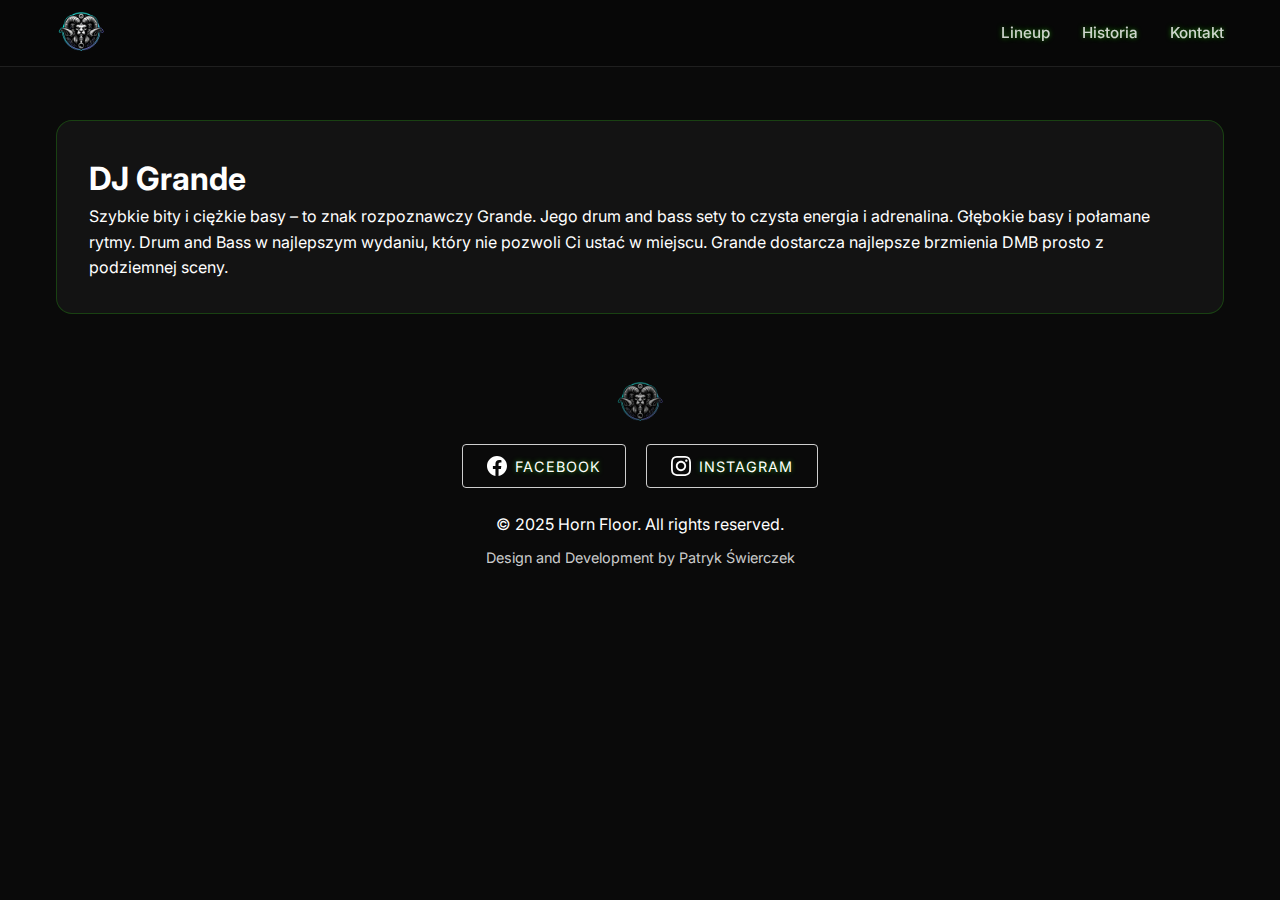
<file: dj/dj-grande/index.html>
<!DOCTYPE html>
<html lang="pl-PL">

<head><meta charset="UTF-8">
    
    <meta name="viewport" content="width=device-width, initial-scale=1">
    <link rel="profile" href="https://gmpg.org/xfn/11">
    <link rel="preconnect" href="https://fonts.googleapis.com/">
    <link rel="preconnect" href="https://fonts.gstatic.com/" crossorigin>
    <link href="https://fonts.googleapis.com/css2?family=Inter:wght@400;500;600;700;800&amp;display=swap" rel="stylesheet">
    <link rel="stylesheet" href="./../../wp-content/themes/horn-floor/responsive.css">

    
        <!-- SEO Meta Tags -->
        <meta name="description" content="Horn Floor - Impreza Muzyki Elektronicznej na Śląsku">
        <meta name="keywords" content="horn floor, muzyka elektroniczna, techno, house, drum and bass, neurofunk, impreza techno, wydarzenia elektroniczne, śląsk, raciborz, wodzisław śląski">
        <meta name="author" content="Horn Floor">
        <meta name="robots" content="index, follow, max-image-preview:large, max-snippet:-1, max-video-preview:-1">

        <!-- Open Graph / Facebook -->
        <meta property="og:type" content="website">
        <meta property="og:url" content="./index.html">
        <meta property="og:title" content="DJ Grande - Horn Floor">
        <meta property="og:description" content="Horn Floor - Impreza Muzyki Elektronicznej na Śląsku">
        <meta property="og:image" content="./../../wp-content/themes/horn-floor/images/logo_final.webp">
        <meta property="og:locale" content="pl_PL">
        <meta property="og:site_name" content="Horn Floor">

        <!-- Twitter Card -->
        <meta name="twitter:card" content="summary_large_image">
        <meta name="twitter:url" content="./index.html">
        <meta name="twitter:title" content="DJ Grande - Horn Floor">
        <meta name="twitter:description" content="Horn Floor - Impreza Muzyki Elektronicznej na Śląsku">
        <meta name="twitter:image" content="./../../wp-content/themes/horn-floor/images/logo_final.webp">

        <!-- Canonical URL -->
        <link rel="canonical" href="./index.html">

        <!-- Language -->
        <meta http-equiv="content-language" content="pl">

        <!-- Theme Color -->
        <meta name="theme-color" content="#00ff41">

        <!-- JSON-LD Structured Data -->
        <script type="application/ld+json">
            {"@context":"https://schema.org","@type":"Organization","name":"Horn Floor","url":"/","logo":"//wp-content/themes/horn-floor/images/logo_final.webp","description":"Organizator imprez muzyki elektronicznej na Śląsku","sameAs":["https://www.facebook.com/profile.php?id=61565088506453","https://www.instagram.com/hornfloor"]}            </script>

        <title>DJ Grande – Horn Floor</title>
<meta name="robots" content="max-image-preview:large">
	<style>img:is([sizes="auto" i], [sizes^="auto," i]) { contain-intrinsic-size: 3000px 1500px }</style>
	<link rel="alternate" type="application/rss+xml" title="Horn Floor » Kanał z wpisami" href="./../../feed/index.html">
<link rel="alternate" type="application/rss+xml" title="Horn Floor » Kanał z komentarzami" href="./../../comments/feed/index.html">
<script type="text/javascript">
/* <![CDATA[ */
window._wpemojiSettings = {"baseUrl":"https:\/\/s.w.org\/images\/core\/emoji\/16.0.1\/72x72\/","ext":".png","svgUrl":"https:\/\/s.w.org\/images\/core\/emoji\/16.0.1\/svg\/","svgExt":".svg","source":{"concatemoji":"\/\/wp-includes\/js\/wp-emoji-release.min.js?ver=6.8.3"}};
/*! This file is auto-generated */
!function(s,n){var o,i,e;function c(e){try{var t={supportTests:e,timestamp:(new Date).valueOf()};sessionStorage.setItem(o,JSON.stringify(t))}catch(e){}}function p(e,t,n){e.clearRect(0,0,e.canvas.width,e.canvas.height),e.fillText(t,0,0);var t=new Uint32Array(e.getImageData(0,0,e.canvas.width,e.canvas.height).data),a=(e.clearRect(0,0,e.canvas.width,e.canvas.height),e.fillText(n,0,0),new Uint32Array(e.getImageData(0,0,e.canvas.width,e.canvas.height).data));return t.every(function(e,t){return e===a[t]})}function u(e,t){e.clearRect(0,0,e.canvas.width,e.canvas.height),e.fillText(t,0,0);for(var n=e.getImageData(16,16,1,1),a=0;a<n.data.length;a++)if(0!==n.data[a])return!1;return!0}function f(e,t,n,a){switch(t){case"flag":return n(e,"\ud83c\udff3\ufe0f\u200d\u26a7\ufe0f","\ud83c\udff3\ufe0f\u200b\u26a7\ufe0f")?!1:!n(e,"\ud83c\udde8\ud83c\uddf6","\ud83c\udde8\u200b\ud83c\uddf6")&&!n(e,"\ud83c\udff4\udb40\udc67\udb40\udc62\udb40\udc65\udb40\udc6e\udb40\udc67\udb40\udc7f","\ud83c\udff4\u200b\udb40\udc67\u200b\udb40\udc62\u200b\udb40\udc65\u200b\udb40\udc6e\u200b\udb40\udc67\u200b\udb40\udc7f");case"emoji":return!a(e,"\ud83e\udedf")}return!1}function g(e,t,n,a){var r="undefined"!=typeof WorkerGlobalScope&&self instanceof WorkerGlobalScope?new OffscreenCanvas(300,150):s.createElement("canvas"),o=r.getContext("2d",{willReadFrequently:!0}),i=(o.textBaseline="top",o.font="600 32px Arial",{});return e.forEach(function(e){i[e]=t(o,e,n,a)}),i}function t(e){var t=s.createElement("script");t.src=e,t.defer=!0,s.head.appendChild(t)}"undefined"!=typeof Promise&&(o="wpEmojiSettingsSupports",i=["flag","emoji"],n.supports={everything:!0,everythingExceptFlag:!0},e=new Promise(function(e){s.addEventListener("DOMContentLoaded",e,{once:!0})}),new Promise(function(t){var n=function(){try{var e=JSON.parse(sessionStorage.getItem(o));if("object"==typeof e&&"number"==typeof e.timestamp&&(new Date).valueOf()<e.timestamp+604800&&"object"==typeof e.supportTests)return e.supportTests}catch(e){}return null}();if(!n){if("undefined"!=typeof Worker&&"undefined"!=typeof OffscreenCanvas&&"undefined"!=typeof URL&&URL.createObjectURL&&"undefined"!=typeof Blob)try{var e="postMessage("+g.toString()+"("+[JSON.stringify(i),f.toString(),p.toString(),u.toString()].join(",")+"));",a=new Blob([e],{type:"text/javascript"}),r=new Worker(URL.createObjectURL(a),{name:"wpTestEmojiSupports"});return void(r.onmessage=function(e){c(n=e.data),r.terminate(),t(n)})}catch(e){}c(n=g(i,f,p,u))}t(n)}).then(function(e){for(var t in e)n.supports[t]=e[t],n.supports.everything=n.supports.everything&&n.supports[t],"flag"!==t&&(n.supports.everythingExceptFlag=n.supports.everythingExceptFlag&&n.supports[t]);n.supports.everythingExceptFlag=n.supports.everythingExceptFlag&&!n.supports.flag,n.DOMReady=!1,n.readyCallback=function(){n.DOMReady=!0}}).then(function(){return e}).then(function(){var e;n.supports.everything||(n.readyCallback(),(e=n.source||{}).concatemoji?t(e.concatemoji):e.wpemoji&&e.twemoji&&(t(e.twemoji),t(e.wpemoji)))}))}((window,document),window._wpemojiSettings);
/* ]]> */
</script>
<style id="wp-emoji-styles-inline-css" type="text/css">

	img.wp-smiley, img.emoji {
		display: inline !important;
		border: none !important;
		box-shadow: none !important;
		height: 1em !important;
		width: 1em !important;
		margin: 0 0.07em !important;
		vertical-align: -0.1em !important;
		background: none !important;
		padding: 0 !important;
	}
</style>
<link rel="stylesheet" id="wp-block-library-css" href="./../../wp-includes/css/dist/block-library/style.min.css?ver=6.8.3" type="text/css" media="all">
<style id="classic-theme-styles-inline-css" type="text/css">
/*! This file is auto-generated */
.wp-block-button__link{color:#fff;background-color:#32373c;border-radius:9999px;box-shadow:none;text-decoration:none;padding:calc(.667em + 2px) calc(1.333em + 2px);font-size:1.125em}.wp-block-file__button{background:#32373c;color:#fff;text-decoration:none}
</style>
<style id="global-styles-inline-css" type="text/css">
:root{--wp--preset--aspect-ratio--square: 1;--wp--preset--aspect-ratio--4-3: 4/3;--wp--preset--aspect-ratio--3-4: 3/4;--wp--preset--aspect-ratio--3-2: 3/2;--wp--preset--aspect-ratio--2-3: 2/3;--wp--preset--aspect-ratio--16-9: 16/9;--wp--preset--aspect-ratio--9-16: 9/16;--wp--preset--color--black: #000000;--wp--preset--color--cyan-bluish-gray: #abb8c3;--wp--preset--color--white: #ffffff;--wp--preset--color--pale-pink: #f78da7;--wp--preset--color--vivid-red: #cf2e2e;--wp--preset--color--luminous-vivid-orange: #ff6900;--wp--preset--color--luminous-vivid-amber: #fcb900;--wp--preset--color--light-green-cyan: #7bdcb5;--wp--preset--color--vivid-green-cyan: #00d084;--wp--preset--color--pale-cyan-blue: #8ed1fc;--wp--preset--color--vivid-cyan-blue: #0693e3;--wp--preset--color--vivid-purple: #9b51e0;--wp--preset--gradient--vivid-cyan-blue-to-vivid-purple: linear-gradient(135deg,rgba(6,147,227,1) 0%,rgb(155,81,224) 100%);--wp--preset--gradient--light-green-cyan-to-vivid-green-cyan: linear-gradient(135deg,rgb(122,220,180) 0%,rgb(0,208,130) 100%);--wp--preset--gradient--luminous-vivid-amber-to-luminous-vivid-orange: linear-gradient(135deg,rgba(252,185,0,1) 0%,rgba(255,105,0,1) 100%);--wp--preset--gradient--luminous-vivid-orange-to-vivid-red: linear-gradient(135deg,rgba(255,105,0,1) 0%,rgb(207,46,46) 100%);--wp--preset--gradient--very-light-gray-to-cyan-bluish-gray: linear-gradient(135deg,rgb(238,238,238) 0%,rgb(169,184,195) 100%);--wp--preset--gradient--cool-to-warm-spectrum: linear-gradient(135deg,rgb(74,234,220) 0%,rgb(151,120,209) 20%,rgb(207,42,186) 40%,rgb(238,44,130) 60%,rgb(251,105,98) 80%,rgb(254,248,76) 100%);--wp--preset--gradient--blush-light-purple: linear-gradient(135deg,rgb(255,206,236) 0%,rgb(152,150,240) 100%);--wp--preset--gradient--blush-bordeaux: linear-gradient(135deg,rgb(254,205,165) 0%,rgb(254,45,45) 50%,rgb(107,0,62) 100%);--wp--preset--gradient--luminous-dusk: linear-gradient(135deg,rgb(255,203,112) 0%,rgb(199,81,192) 50%,rgb(65,88,208) 100%);--wp--preset--gradient--pale-ocean: linear-gradient(135deg,rgb(255,245,203) 0%,rgb(182,227,212) 50%,rgb(51,167,181) 100%);--wp--preset--gradient--electric-grass: linear-gradient(135deg,rgb(202,248,128) 0%,rgb(113,206,126) 100%);--wp--preset--gradient--midnight: linear-gradient(135deg,rgb(2,3,129) 0%,rgb(40,116,252) 100%);--wp--preset--font-size--small: 13px;--wp--preset--font-size--medium: 20px;--wp--preset--font-size--large: 36px;--wp--preset--font-size--x-large: 42px;--wp--preset--spacing--20: 0.44rem;--wp--preset--spacing--30: 0.67rem;--wp--preset--spacing--40: 1rem;--wp--preset--spacing--50: 1.5rem;--wp--preset--spacing--60: 2.25rem;--wp--preset--spacing--70: 3.38rem;--wp--preset--spacing--80: 5.06rem;--wp--preset--shadow--natural: 6px 6px 9px rgba(0, 0, 0, 0.2);--wp--preset--shadow--deep: 12px 12px 50px rgba(0, 0, 0, 0.4);--wp--preset--shadow--sharp: 6px 6px 0px rgba(0, 0, 0, 0.2);--wp--preset--shadow--outlined: 6px 6px 0px -3px rgba(255, 255, 255, 1), 6px 6px rgba(0, 0, 0, 1);--wp--preset--shadow--crisp: 6px 6px 0px rgba(0, 0, 0, 1);}:where(.is-layout-flex){gap: 0.5em;}:where(.is-layout-grid){gap: 0.5em;}body .is-layout-flex{display: flex;}.is-layout-flex{flex-wrap: wrap;align-items: center;}.is-layout-flex > :is(*, div){margin: 0;}body .is-layout-grid{display: grid;}.is-layout-grid > :is(*, div){margin: 0;}:where(.wp-block-columns.is-layout-flex){gap: 2em;}:where(.wp-block-columns.is-layout-grid){gap: 2em;}:where(.wp-block-post-template.is-layout-flex){gap: 1.25em;}:where(.wp-block-post-template.is-layout-grid){gap: 1.25em;}.has-black-color{color: var(--wp--preset--color--black) !important;}.has-cyan-bluish-gray-color{color: var(--wp--preset--color--cyan-bluish-gray) !important;}.has-white-color{color: var(--wp--preset--color--white) !important;}.has-pale-pink-color{color: var(--wp--preset--color--pale-pink) !important;}.has-vivid-red-color{color: var(--wp--preset--color--vivid-red) !important;}.has-luminous-vivid-orange-color{color: var(--wp--preset--color--luminous-vivid-orange) !important;}.has-luminous-vivid-amber-color{color: var(--wp--preset--color--luminous-vivid-amber) !important;}.has-light-green-cyan-color{color: var(--wp--preset--color--light-green-cyan) !important;}.has-vivid-green-cyan-color{color: var(--wp--preset--color--vivid-green-cyan) !important;}.has-pale-cyan-blue-color{color: var(--wp--preset--color--pale-cyan-blue) !important;}.has-vivid-cyan-blue-color{color: var(--wp--preset--color--vivid-cyan-blue) !important;}.has-vivid-purple-color{color: var(--wp--preset--color--vivid-purple) !important;}.has-black-background-color{background-color: var(--wp--preset--color--black) !important;}.has-cyan-bluish-gray-background-color{background-color: var(--wp--preset--color--cyan-bluish-gray) !important;}.has-white-background-color{background-color: var(--wp--preset--color--white) !important;}.has-pale-pink-background-color{background-color: var(--wp--preset--color--pale-pink) !important;}.has-vivid-red-background-color{background-color: var(--wp--preset--color--vivid-red) !important;}.has-luminous-vivid-orange-background-color{background-color: var(--wp--preset--color--luminous-vivid-orange) !important;}.has-luminous-vivid-amber-background-color{background-color: var(--wp--preset--color--luminous-vivid-amber) !important;}.has-light-green-cyan-background-color{background-color: var(--wp--preset--color--light-green-cyan) !important;}.has-vivid-green-cyan-background-color{background-color: var(--wp--preset--color--vivid-green-cyan) !important;}.has-pale-cyan-blue-background-color{background-color: var(--wp--preset--color--pale-cyan-blue) !important;}.has-vivid-cyan-blue-background-color{background-color: var(--wp--preset--color--vivid-cyan-blue) !important;}.has-vivid-purple-background-color{background-color: var(--wp--preset--color--vivid-purple) !important;}.has-black-border-color{border-color: var(--wp--preset--color--black) !important;}.has-cyan-bluish-gray-border-color{border-color: var(--wp--preset--color--cyan-bluish-gray) !important;}.has-white-border-color{border-color: var(--wp--preset--color--white) !important;}.has-pale-pink-border-color{border-color: var(--wp--preset--color--pale-pink) !important;}.has-vivid-red-border-color{border-color: var(--wp--preset--color--vivid-red) !important;}.has-luminous-vivid-orange-border-color{border-color: var(--wp--preset--color--luminous-vivid-orange) !important;}.has-luminous-vivid-amber-border-color{border-color: var(--wp--preset--color--luminous-vivid-amber) !important;}.has-light-green-cyan-border-color{border-color: var(--wp--preset--color--light-green-cyan) !important;}.has-vivid-green-cyan-border-color{border-color: var(--wp--preset--color--vivid-green-cyan) !important;}.has-pale-cyan-blue-border-color{border-color: var(--wp--preset--color--pale-cyan-blue) !important;}.has-vivid-cyan-blue-border-color{border-color: var(--wp--preset--color--vivid-cyan-blue) !important;}.has-vivid-purple-border-color{border-color: var(--wp--preset--color--vivid-purple) !important;}.has-vivid-cyan-blue-to-vivid-purple-gradient-background{background: var(--wp--preset--gradient--vivid-cyan-blue-to-vivid-purple) !important;}.has-light-green-cyan-to-vivid-green-cyan-gradient-background{background: var(--wp--preset--gradient--light-green-cyan-to-vivid-green-cyan) !important;}.has-luminous-vivid-amber-to-luminous-vivid-orange-gradient-background{background: var(--wp--preset--gradient--luminous-vivid-amber-to-luminous-vivid-orange) !important;}.has-luminous-vivid-orange-to-vivid-red-gradient-background{background: var(--wp--preset--gradient--luminous-vivid-orange-to-vivid-red) !important;}.has-very-light-gray-to-cyan-bluish-gray-gradient-background{background: var(--wp--preset--gradient--very-light-gray-to-cyan-bluish-gray) !important;}.has-cool-to-warm-spectrum-gradient-background{background: var(--wp--preset--gradient--cool-to-warm-spectrum) !important;}.has-blush-light-purple-gradient-background{background: var(--wp--preset--gradient--blush-light-purple) !important;}.has-blush-bordeaux-gradient-background{background: var(--wp--preset--gradient--blush-bordeaux) !important;}.has-luminous-dusk-gradient-background{background: var(--wp--preset--gradient--luminous-dusk) !important;}.has-pale-ocean-gradient-background{background: var(--wp--preset--gradient--pale-ocean) !important;}.has-electric-grass-gradient-background{background: var(--wp--preset--gradient--electric-grass) !important;}.has-midnight-gradient-background{background: var(--wp--preset--gradient--midnight) !important;}.has-small-font-size{font-size: var(--wp--preset--font-size--small) !important;}.has-medium-font-size{font-size: var(--wp--preset--font-size--medium) !important;}.has-large-font-size{font-size: var(--wp--preset--font-size--large) !important;}.has-x-large-font-size{font-size: var(--wp--preset--font-size--x-large) !important;}
:where(.wp-block-post-template.is-layout-flex){gap: 1.25em;}:where(.wp-block-post-template.is-layout-grid){gap: 1.25em;}
:where(.wp-block-columns.is-layout-flex){gap: 2em;}:where(.wp-block-columns.is-layout-grid){gap: 2em;}
:root :where(.wp-block-pullquote){font-size: 1.5em;line-height: 1.6;}
</style>
<link rel="stylesheet" id="antigravity-style-css" href="./../../wp-content/themes/horn-floor/style.css?ver=1.0.0" type="text/css" media="all">
<link rel="https://api.w.org/" href="./../../wp-json/index.html"><link rel="EditURI" type="application/rsd+xml" title="RSD" href="./../../xmlrpc.php?rsd">
<meta name="generator" content="WordPress 6.8.3">
<link rel="canonical" href="./index.html">
<link rel="shortlink" href="./../../index.html?p=42">
<link rel="alternate" title="oEmbed (JSON)" type="application/json+oembed" href="./../../wp-json/oembed/1.0/embed/index.html?url=.%2F%2Fdj%2Fdj-grande%2F">
<link rel="alternate" title="oEmbed (XML)" type="text/xml+oembed" href="./../../wp-json/oembed/1.0/embed/index.html?url=.%2F%2Fdj%2Fdj-grande%2F&amp;format=xml">
<link rel="icon" href="./../../wp-content/uploads/2025/11/cropped-cropped-hornlogo-1-32x32.png" sizes="32x32">
<link rel="icon" href="./../../wp-content/uploads/2025/11/cropped-cropped-hornlogo-1-192x192.png" sizes="192x192">
<link rel="apple-touch-icon" href="./../../wp-content/uploads/2025/11/cropped-cropped-hornlogo-1-180x180.png">
<meta name="msapplication-TileImage" content="./../../wp-content/uploads/2025/11/cropped-cropped-hornlogo-1-270x270.png">
</head>

<body class="wp-singular dj-template-default single single-dj postid-42 wp-custom-logo wp-theme-horn-floor">
        <div id="page" class="site">

        <header id="masthead" class="site-header">
            <div class="container header-inner">
                <div class="site-branding">
                    <a href="./../../index.html" rel="home" class="custom-logo-link">
                        <img src="./../../wp-content/themes/horn-floor/images/logo_final.webp" alt="Horn Floor - Impreza Muzyki Elektronicznej na Śląsku" style="max-height: 50px; width: auto">
                    </a>
                </div><!-- .site-branding -->

                <button class="menu-toggle" aria-controls="primary-menu" aria-expanded="false">
                    <span class="screen-reader-text">Menu</span>
                    ☰
                </button>

                <nav id="site-navigation" class="main-navigation" aria-label="Main Navigation">
                    <ul id="primary-menu" class="menu"><li id="menu-item-38" class="menu-item menu-item-type-post_type menu-item-object-page menu-item-38"><a href="./../../lineup/index.html">Lineup</a></li>
<li id="menu-item-37" class="menu-item menu-item-type-post_type menu-item-object-page menu-item-37"><a href="./../../historia/index.html">Historia</a></li>
<li id="menu-item-36" class="menu-item menu-item-type-post_type menu-item-object-page menu-item-36"><a href="./../../kontakt/index.html">Kontakt</a></li>
</ul>                </nav><!-- #site-navigation -->
            </div>
        </header>
<main id="primary" class="site-main container" style="padding-top: 120px;">

                <article id="post-42" class="card post-42 dj type-dj status-publish has-post-thumbnail hentry" style="margin-bottom: 2rem;">
                <header class="entry-header">
                    <h1 class="entry-title">DJ Grande</h1>                </header>

                <div class="entry-content">
                    <p>Szybkie bity i ciężkie basy – to znak rozpoznawczy Grande. Jego drum and bass sety to czysta energia i adrenalina. Głębokie basy i połamane rytmy. Drum and Bass w najlepszym wydaniu, który nie pozwoli Ci ustać w miejscu. Grande dostarcza najlepsze brzmienia DMB prosto z podziemnej sceny.</p>
                </div>
            </article>
            
</main><!-- #main -->


    <div class="site-info container" style="text-align: center; padding: 2rem 0;">
        <img src="./../../wp-content/themes/horn-floor/images/logo_final.webp" alt="Horn Floor" style="max-height: 50px; width: auto; margin: 0 auto 1rem; opacity: 0.7;">
        
        <div class="footer-socials" style="margin-bottom: 1.5rem;">
            <a href="https://www.facebook.com/profile.php?id=61565088506453" target="_blank" rel="noopener noreferrer">
                <svg width="20" height="20" viewbox="0 0 24 24" fill="currentColor" xmlns="http://www.w3.org/2000/svg">
                    <path d="M24 12.073c0-6.627-5.373-12-12-12s-12 5.373-12 12c0 5.99 4.388 10.954 10.125 11.854v-8.385H7.078v-3.47h3.047V9.43c0-3.007 1.792-4.669 4.533-4.669 1.312 0 2.686.235 2.686.235v2.953H15.83c-1.491 0-1.956.925-1.956 1.874v2.25h3.328l-.532 3.47h-2.796v8.385C19.612 23.027 24 18.062 24 12.073z"></path>
                </svg>
                <span>Facebook</span>
            </a>
            <a href="https://www.instagram.com/horn.floor/" target="_blank" rel="noopener noreferrer">
                <svg width="20" height="20" viewbox="0 0 24 24" fill="currentColor" xmlns="http://www.w3.org/2000/svg">
                    <path d="M12 2.163c3.204 0 3.584.012 4.85.07 3.252.148 4.771 1.691 4.919 4.919.058 1.265.069 1.645.069 4.849 0 3.205-.012 3.584-.069 4.849-.149 3.225-1.664 4.771-4.919 4.919-1.266.058-1.644.07-4.85.07-3.204 0-3.584-.012-4.849-.07-3.26-.149-4.771-1.699-4.919-4.92-.058-1.265-.07-1.644-.07-4.849 0-3.204.013-3.583.07-4.849.149-3.227 1.664-4.771 4.919-4.919 1.266-.057 1.645-.069 4.849-.069zm0-2.163c-3.259 0-3.667.014-4.947.072-4.358.2-6.78 2.618-6.98 6.98-.059 1.281-.073 1.689-.073 4.948 0 3.259.014 3.668.072 4.948.2 4.358 2.618 6.78 6.98 6.98 1.281.058 1.689.072 4.948.072 3.259 0 3.668-.014 4.948-.072 4.354-.2 6.782-2.618 6.979-6.98.059-1.28.073-1.689.073-4.948 0-3.259-.014-3.667-.072-4.947-.196-4.354-2.617-6.78-6.979-6.98-1.281-.059-1.69-.073-4.949-.073zm0 5.838c-3.403 0-6.162 2.759-6.162 6.162s2.759 6.163 6.162 6.163 6.162-2.759 6.162-6.163c0-3.403-2.759-6.162-6.162-6.162zm0 10.162c-2.209 0-4-1.79-4-4 0-2.209 1.791-4 4-4s4 1.791 4 4c0 2.21-1.791 4-4 4zm6.406-11.845c-.796 0-1.441.645-1.441 1.44s.645 1.44 1.441 1.44c.795 0 1.439-.645 1.439-1.44s-.644-1.44-1.439-1.44z"></path>
                </svg>
                <span>Instagram</span>
            </a>
        </div>

        <p>
            © 2025 Horn Floor. All rights reserved.
        </p>
        <p style="margin-top: 0.5rem; font-size: 0.9rem; color: var(--text-muted);">
            Design and Development by Patryk Świerczek
        </p>
    </div><!-- .site-info -->
</div><!-- #page -->

<script type="speculationrules">
{"prefetch":[{"source":"document","where":{"and":[{"href_matches":"\/wordpress\/*"},{"not":{"href_matches":["\/wordpress\/wp-*.php","\/wordpress\/wp-admin\/*","\/wordpress\/wp-content\/uploads\/*","\/wordpress\/wp-content\/*","\/wordpress\/wp-content\/plugins\/*","\/wordpress\/wp-content\/themes\/horn-floor\/*","\/wordpress\/*\\?(.+)"]}},{"not":{"selector_matches":"a[rel~=\"nofollow\"]"}},{"not":{"selector_matches":".no-prefetch, .no-prefetch a"}}]},"eagerness":"conservative"}]}
</script>
<script type="text/javascript" src="./../../wp-content/themes/horn-floor/js/main.js?ver=1.0.0" id="antigravity-main-js"></script>

</body>
</html>
</file>
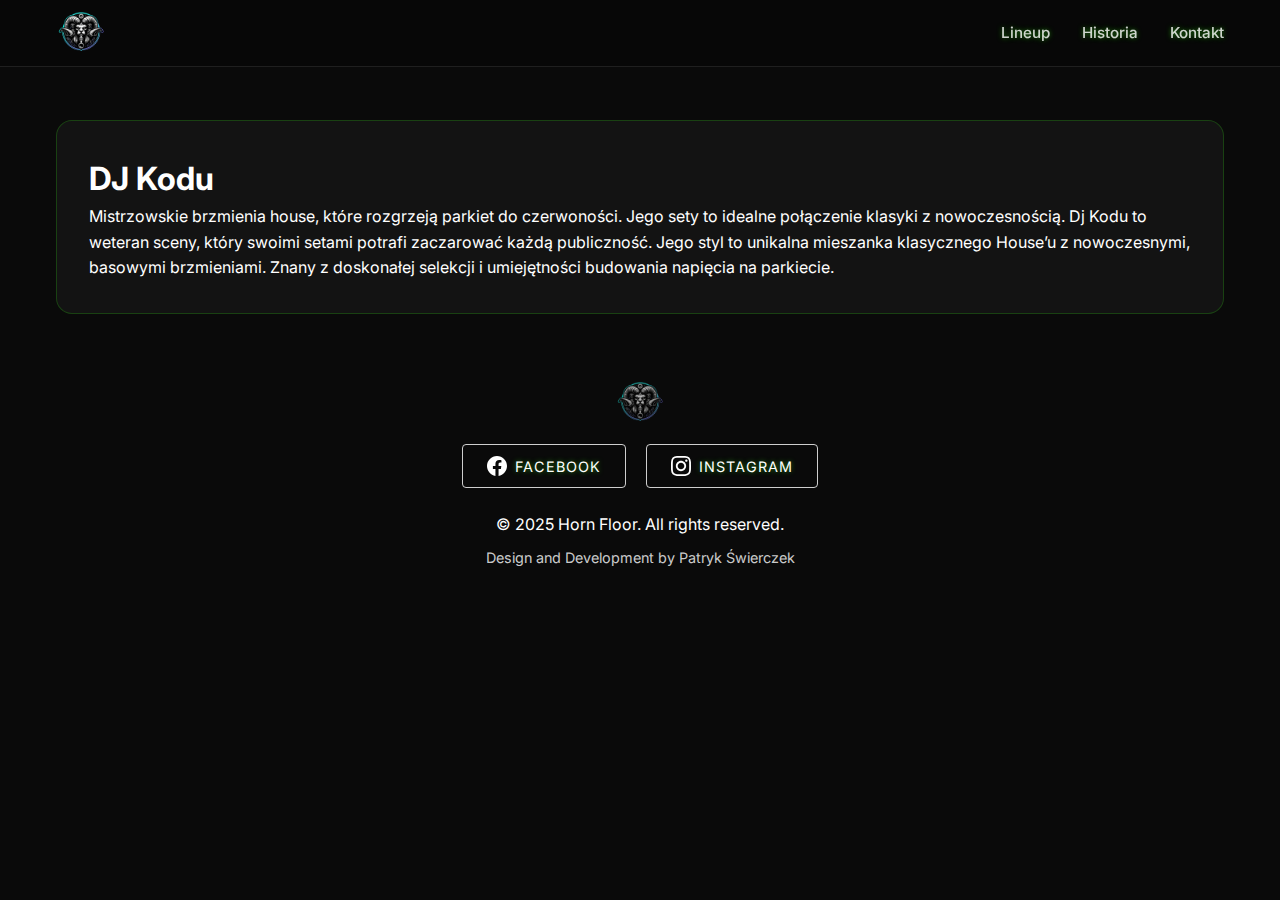
<file: dj/dj-kodu/index.html>
<!DOCTYPE html>
<html lang="pl-PL">

<head><meta charset="UTF-8">
    
    <meta name="viewport" content="width=device-width, initial-scale=1">
    <link rel="profile" href="https://gmpg.org/xfn/11">
    <link rel="preconnect" href="https://fonts.googleapis.com/">
    <link rel="preconnect" href="https://fonts.gstatic.com/" crossorigin>
    <link href="https://fonts.googleapis.com/css2?family=Inter:wght@400;500;600;700;800&amp;display=swap" rel="stylesheet">
    <link rel="stylesheet" href="./../../wp-content/themes/horn-floor/responsive.css">

    
        <!-- SEO Meta Tags -->
        <meta name="description" content="Horn Floor - Impreza Muzyki Elektronicznej na Śląsku">
        <meta name="keywords" content="horn floor, muzyka elektroniczna, techno, house, drum and bass, neurofunk, impreza techno, wydarzenia elektroniczne, śląsk, raciborz, wodzisław śląski">
        <meta name="author" content="Horn Floor">
        <meta name="robots" content="index, follow, max-image-preview:large, max-snippet:-1, max-video-preview:-1">

        <!-- Open Graph / Facebook -->
        <meta property="og:type" content="website">
        <meta property="og:url" content="./index.html">
        <meta property="og:title" content="DJ Kodu - Horn Floor">
        <meta property="og:description" content="Horn Floor - Impreza Muzyki Elektronicznej na Śląsku">
        <meta property="og:image" content="./../../wp-content/themes/horn-floor/images/logo_final.webp">
        <meta property="og:locale" content="pl_PL">
        <meta property="og:site_name" content="Horn Floor">

        <!-- Twitter Card -->
        <meta name="twitter:card" content="summary_large_image">
        <meta name="twitter:url" content="./index.html">
        <meta name="twitter:title" content="DJ Kodu - Horn Floor">
        <meta name="twitter:description" content="Horn Floor - Impreza Muzyki Elektronicznej na Śląsku">
        <meta name="twitter:image" content="./../../wp-content/themes/horn-floor/images/logo_final.webp">

        <!-- Canonical URL -->
        <link rel="canonical" href="./index.html">

        <!-- Language -->
        <meta http-equiv="content-language" content="pl">

        <!-- Theme Color -->
        <meta name="theme-color" content="#00ff41">

        <!-- JSON-LD Structured Data -->
        <script type="application/ld+json">
            {"@context":"https://schema.org","@type":"Organization","name":"Horn Floor","url":"/","logo":"//wp-content/themes/horn-floor/images/logo_final.webp","description":"Organizator imprez muzyki elektronicznej na Śląsku","sameAs":["https://www.facebook.com/profile.php?id=61565088506453","https://www.instagram.com/hornfloor"]}            </script>

        <title>DJ Kodu – Horn Floor</title>
<meta name="robots" content="max-image-preview:large">
	<style>img:is([sizes="auto" i], [sizes^="auto," i]) { contain-intrinsic-size: 3000px 1500px }</style>
	<link rel="alternate" type="application/rss+xml" title="Horn Floor » Kanał z wpisami" href="./../../feed/index.html">
<link rel="alternate" type="application/rss+xml" title="Horn Floor » Kanał z komentarzami" href="./../../comments/feed/index.html">
<script type="text/javascript">
/* <![CDATA[ */
window._wpemojiSettings = {"baseUrl":"https:\/\/s.w.org\/images\/core\/emoji\/16.0.1\/72x72\/","ext":".png","svgUrl":"https:\/\/s.w.org\/images\/core\/emoji\/16.0.1\/svg\/","svgExt":".svg","source":{"concatemoji":"\/\/wp-includes\/js\/wp-emoji-release.min.js?ver=6.8.3"}};
/*! This file is auto-generated */
!function(s,n){var o,i,e;function c(e){try{var t={supportTests:e,timestamp:(new Date).valueOf()};sessionStorage.setItem(o,JSON.stringify(t))}catch(e){}}function p(e,t,n){e.clearRect(0,0,e.canvas.width,e.canvas.height),e.fillText(t,0,0);var t=new Uint32Array(e.getImageData(0,0,e.canvas.width,e.canvas.height).data),a=(e.clearRect(0,0,e.canvas.width,e.canvas.height),e.fillText(n,0,0),new Uint32Array(e.getImageData(0,0,e.canvas.width,e.canvas.height).data));return t.every(function(e,t){return e===a[t]})}function u(e,t){e.clearRect(0,0,e.canvas.width,e.canvas.height),e.fillText(t,0,0);for(var n=e.getImageData(16,16,1,1),a=0;a<n.data.length;a++)if(0!==n.data[a])return!1;return!0}function f(e,t,n,a){switch(t){case"flag":return n(e,"\ud83c\udff3\ufe0f\u200d\u26a7\ufe0f","\ud83c\udff3\ufe0f\u200b\u26a7\ufe0f")?!1:!n(e,"\ud83c\udde8\ud83c\uddf6","\ud83c\udde8\u200b\ud83c\uddf6")&&!n(e,"\ud83c\udff4\udb40\udc67\udb40\udc62\udb40\udc65\udb40\udc6e\udb40\udc67\udb40\udc7f","\ud83c\udff4\u200b\udb40\udc67\u200b\udb40\udc62\u200b\udb40\udc65\u200b\udb40\udc6e\u200b\udb40\udc67\u200b\udb40\udc7f");case"emoji":return!a(e,"\ud83e\udedf")}return!1}function g(e,t,n,a){var r="undefined"!=typeof WorkerGlobalScope&&self instanceof WorkerGlobalScope?new OffscreenCanvas(300,150):s.createElement("canvas"),o=r.getContext("2d",{willReadFrequently:!0}),i=(o.textBaseline="top",o.font="600 32px Arial",{});return e.forEach(function(e){i[e]=t(o,e,n,a)}),i}function t(e){var t=s.createElement("script");t.src=e,t.defer=!0,s.head.appendChild(t)}"undefined"!=typeof Promise&&(o="wpEmojiSettingsSupports",i=["flag","emoji"],n.supports={everything:!0,everythingExceptFlag:!0},e=new Promise(function(e){s.addEventListener("DOMContentLoaded",e,{once:!0})}),new Promise(function(t){var n=function(){try{var e=JSON.parse(sessionStorage.getItem(o));if("object"==typeof e&&"number"==typeof e.timestamp&&(new Date).valueOf()<e.timestamp+604800&&"object"==typeof e.supportTests)return e.supportTests}catch(e){}return null}();if(!n){if("undefined"!=typeof Worker&&"undefined"!=typeof OffscreenCanvas&&"undefined"!=typeof URL&&URL.createObjectURL&&"undefined"!=typeof Blob)try{var e="postMessage("+g.toString()+"("+[JSON.stringify(i),f.toString(),p.toString(),u.toString()].join(",")+"));",a=new Blob([e],{type:"text/javascript"}),r=new Worker(URL.createObjectURL(a),{name:"wpTestEmojiSupports"});return void(r.onmessage=function(e){c(n=e.data),r.terminate(),t(n)})}catch(e){}c(n=g(i,f,p,u))}t(n)}).then(function(e){for(var t in e)n.supports[t]=e[t],n.supports.everything=n.supports.everything&&n.supports[t],"flag"!==t&&(n.supports.everythingExceptFlag=n.supports.everythingExceptFlag&&n.supports[t]);n.supports.everythingExceptFlag=n.supports.everythingExceptFlag&&!n.supports.flag,n.DOMReady=!1,n.readyCallback=function(){n.DOMReady=!0}}).then(function(){return e}).then(function(){var e;n.supports.everything||(n.readyCallback(),(e=n.source||{}).concatemoji?t(e.concatemoji):e.wpemoji&&e.twemoji&&(t(e.twemoji),t(e.wpemoji)))}))}((window,document),window._wpemojiSettings);
/* ]]> */
</script>
<style id="wp-emoji-styles-inline-css" type="text/css">

	img.wp-smiley, img.emoji {
		display: inline !important;
		border: none !important;
		box-shadow: none !important;
		height: 1em !important;
		width: 1em !important;
		margin: 0 0.07em !important;
		vertical-align: -0.1em !important;
		background: none !important;
		padding: 0 !important;
	}
</style>
<link rel="stylesheet" id="wp-block-library-css" href="./../../wp-includes/css/dist/block-library/style.min.css?ver=6.8.3" type="text/css" media="all">
<style id="classic-theme-styles-inline-css" type="text/css">
/*! This file is auto-generated */
.wp-block-button__link{color:#fff;background-color:#32373c;border-radius:9999px;box-shadow:none;text-decoration:none;padding:calc(.667em + 2px) calc(1.333em + 2px);font-size:1.125em}.wp-block-file__button{background:#32373c;color:#fff;text-decoration:none}
</style>
<style id="global-styles-inline-css" type="text/css">
:root{--wp--preset--aspect-ratio--square: 1;--wp--preset--aspect-ratio--4-3: 4/3;--wp--preset--aspect-ratio--3-4: 3/4;--wp--preset--aspect-ratio--3-2: 3/2;--wp--preset--aspect-ratio--2-3: 2/3;--wp--preset--aspect-ratio--16-9: 16/9;--wp--preset--aspect-ratio--9-16: 9/16;--wp--preset--color--black: #000000;--wp--preset--color--cyan-bluish-gray: #abb8c3;--wp--preset--color--white: #ffffff;--wp--preset--color--pale-pink: #f78da7;--wp--preset--color--vivid-red: #cf2e2e;--wp--preset--color--luminous-vivid-orange: #ff6900;--wp--preset--color--luminous-vivid-amber: #fcb900;--wp--preset--color--light-green-cyan: #7bdcb5;--wp--preset--color--vivid-green-cyan: #00d084;--wp--preset--color--pale-cyan-blue: #8ed1fc;--wp--preset--color--vivid-cyan-blue: #0693e3;--wp--preset--color--vivid-purple: #9b51e0;--wp--preset--gradient--vivid-cyan-blue-to-vivid-purple: linear-gradient(135deg,rgba(6,147,227,1) 0%,rgb(155,81,224) 100%);--wp--preset--gradient--light-green-cyan-to-vivid-green-cyan: linear-gradient(135deg,rgb(122,220,180) 0%,rgb(0,208,130) 100%);--wp--preset--gradient--luminous-vivid-amber-to-luminous-vivid-orange: linear-gradient(135deg,rgba(252,185,0,1) 0%,rgba(255,105,0,1) 100%);--wp--preset--gradient--luminous-vivid-orange-to-vivid-red: linear-gradient(135deg,rgba(255,105,0,1) 0%,rgb(207,46,46) 100%);--wp--preset--gradient--very-light-gray-to-cyan-bluish-gray: linear-gradient(135deg,rgb(238,238,238) 0%,rgb(169,184,195) 100%);--wp--preset--gradient--cool-to-warm-spectrum: linear-gradient(135deg,rgb(74,234,220) 0%,rgb(151,120,209) 20%,rgb(207,42,186) 40%,rgb(238,44,130) 60%,rgb(251,105,98) 80%,rgb(254,248,76) 100%);--wp--preset--gradient--blush-light-purple: linear-gradient(135deg,rgb(255,206,236) 0%,rgb(152,150,240) 100%);--wp--preset--gradient--blush-bordeaux: linear-gradient(135deg,rgb(254,205,165) 0%,rgb(254,45,45) 50%,rgb(107,0,62) 100%);--wp--preset--gradient--luminous-dusk: linear-gradient(135deg,rgb(255,203,112) 0%,rgb(199,81,192) 50%,rgb(65,88,208) 100%);--wp--preset--gradient--pale-ocean: linear-gradient(135deg,rgb(255,245,203) 0%,rgb(182,227,212) 50%,rgb(51,167,181) 100%);--wp--preset--gradient--electric-grass: linear-gradient(135deg,rgb(202,248,128) 0%,rgb(113,206,126) 100%);--wp--preset--gradient--midnight: linear-gradient(135deg,rgb(2,3,129) 0%,rgb(40,116,252) 100%);--wp--preset--font-size--small: 13px;--wp--preset--font-size--medium: 20px;--wp--preset--font-size--large: 36px;--wp--preset--font-size--x-large: 42px;--wp--preset--spacing--20: 0.44rem;--wp--preset--spacing--30: 0.67rem;--wp--preset--spacing--40: 1rem;--wp--preset--spacing--50: 1.5rem;--wp--preset--spacing--60: 2.25rem;--wp--preset--spacing--70: 3.38rem;--wp--preset--spacing--80: 5.06rem;--wp--preset--shadow--natural: 6px 6px 9px rgba(0, 0, 0, 0.2);--wp--preset--shadow--deep: 12px 12px 50px rgba(0, 0, 0, 0.4);--wp--preset--shadow--sharp: 6px 6px 0px rgba(0, 0, 0, 0.2);--wp--preset--shadow--outlined: 6px 6px 0px -3px rgba(255, 255, 255, 1), 6px 6px rgba(0, 0, 0, 1);--wp--preset--shadow--crisp: 6px 6px 0px rgba(0, 0, 0, 1);}:where(.is-layout-flex){gap: 0.5em;}:where(.is-layout-grid){gap: 0.5em;}body .is-layout-flex{display: flex;}.is-layout-flex{flex-wrap: wrap;align-items: center;}.is-layout-flex > :is(*, div){margin: 0;}body .is-layout-grid{display: grid;}.is-layout-grid > :is(*, div){margin: 0;}:where(.wp-block-columns.is-layout-flex){gap: 2em;}:where(.wp-block-columns.is-layout-grid){gap: 2em;}:where(.wp-block-post-template.is-layout-flex){gap: 1.25em;}:where(.wp-block-post-template.is-layout-grid){gap: 1.25em;}.has-black-color{color: var(--wp--preset--color--black) !important;}.has-cyan-bluish-gray-color{color: var(--wp--preset--color--cyan-bluish-gray) !important;}.has-white-color{color: var(--wp--preset--color--white) !important;}.has-pale-pink-color{color: var(--wp--preset--color--pale-pink) !important;}.has-vivid-red-color{color: var(--wp--preset--color--vivid-red) !important;}.has-luminous-vivid-orange-color{color: var(--wp--preset--color--luminous-vivid-orange) !important;}.has-luminous-vivid-amber-color{color: var(--wp--preset--color--luminous-vivid-amber) !important;}.has-light-green-cyan-color{color: var(--wp--preset--color--light-green-cyan) !important;}.has-vivid-green-cyan-color{color: var(--wp--preset--color--vivid-green-cyan) !important;}.has-pale-cyan-blue-color{color: var(--wp--preset--color--pale-cyan-blue) !important;}.has-vivid-cyan-blue-color{color: var(--wp--preset--color--vivid-cyan-blue) !important;}.has-vivid-purple-color{color: var(--wp--preset--color--vivid-purple) !important;}.has-black-background-color{background-color: var(--wp--preset--color--black) !important;}.has-cyan-bluish-gray-background-color{background-color: var(--wp--preset--color--cyan-bluish-gray) !important;}.has-white-background-color{background-color: var(--wp--preset--color--white) !important;}.has-pale-pink-background-color{background-color: var(--wp--preset--color--pale-pink) !important;}.has-vivid-red-background-color{background-color: var(--wp--preset--color--vivid-red) !important;}.has-luminous-vivid-orange-background-color{background-color: var(--wp--preset--color--luminous-vivid-orange) !important;}.has-luminous-vivid-amber-background-color{background-color: var(--wp--preset--color--luminous-vivid-amber) !important;}.has-light-green-cyan-background-color{background-color: var(--wp--preset--color--light-green-cyan) !important;}.has-vivid-green-cyan-background-color{background-color: var(--wp--preset--color--vivid-green-cyan) !important;}.has-pale-cyan-blue-background-color{background-color: var(--wp--preset--color--pale-cyan-blue) !important;}.has-vivid-cyan-blue-background-color{background-color: var(--wp--preset--color--vivid-cyan-blue) !important;}.has-vivid-purple-background-color{background-color: var(--wp--preset--color--vivid-purple) !important;}.has-black-border-color{border-color: var(--wp--preset--color--black) !important;}.has-cyan-bluish-gray-border-color{border-color: var(--wp--preset--color--cyan-bluish-gray) !important;}.has-white-border-color{border-color: var(--wp--preset--color--white) !important;}.has-pale-pink-border-color{border-color: var(--wp--preset--color--pale-pink) !important;}.has-vivid-red-border-color{border-color: var(--wp--preset--color--vivid-red) !important;}.has-luminous-vivid-orange-border-color{border-color: var(--wp--preset--color--luminous-vivid-orange) !important;}.has-luminous-vivid-amber-border-color{border-color: var(--wp--preset--color--luminous-vivid-amber) !important;}.has-light-green-cyan-border-color{border-color: var(--wp--preset--color--light-green-cyan) !important;}.has-vivid-green-cyan-border-color{border-color: var(--wp--preset--color--vivid-green-cyan) !important;}.has-pale-cyan-blue-border-color{border-color: var(--wp--preset--color--pale-cyan-blue) !important;}.has-vivid-cyan-blue-border-color{border-color: var(--wp--preset--color--vivid-cyan-blue) !important;}.has-vivid-purple-border-color{border-color: var(--wp--preset--color--vivid-purple) !important;}.has-vivid-cyan-blue-to-vivid-purple-gradient-background{background: var(--wp--preset--gradient--vivid-cyan-blue-to-vivid-purple) !important;}.has-light-green-cyan-to-vivid-green-cyan-gradient-background{background: var(--wp--preset--gradient--light-green-cyan-to-vivid-green-cyan) !important;}.has-luminous-vivid-amber-to-luminous-vivid-orange-gradient-background{background: var(--wp--preset--gradient--luminous-vivid-amber-to-luminous-vivid-orange) !important;}.has-luminous-vivid-orange-to-vivid-red-gradient-background{background: var(--wp--preset--gradient--luminous-vivid-orange-to-vivid-red) !important;}.has-very-light-gray-to-cyan-bluish-gray-gradient-background{background: var(--wp--preset--gradient--very-light-gray-to-cyan-bluish-gray) !important;}.has-cool-to-warm-spectrum-gradient-background{background: var(--wp--preset--gradient--cool-to-warm-spectrum) !important;}.has-blush-light-purple-gradient-background{background: var(--wp--preset--gradient--blush-light-purple) !important;}.has-blush-bordeaux-gradient-background{background: var(--wp--preset--gradient--blush-bordeaux) !important;}.has-luminous-dusk-gradient-background{background: var(--wp--preset--gradient--luminous-dusk) !important;}.has-pale-ocean-gradient-background{background: var(--wp--preset--gradient--pale-ocean) !important;}.has-electric-grass-gradient-background{background: var(--wp--preset--gradient--electric-grass) !important;}.has-midnight-gradient-background{background: var(--wp--preset--gradient--midnight) !important;}.has-small-font-size{font-size: var(--wp--preset--font-size--small) !important;}.has-medium-font-size{font-size: var(--wp--preset--font-size--medium) !important;}.has-large-font-size{font-size: var(--wp--preset--font-size--large) !important;}.has-x-large-font-size{font-size: var(--wp--preset--font-size--x-large) !important;}
:where(.wp-block-post-template.is-layout-flex){gap: 1.25em;}:where(.wp-block-post-template.is-layout-grid){gap: 1.25em;}
:where(.wp-block-columns.is-layout-flex){gap: 2em;}:where(.wp-block-columns.is-layout-grid){gap: 2em;}
:root :where(.wp-block-pullquote){font-size: 1.5em;line-height: 1.6;}
</style>
<link rel="stylesheet" id="antigravity-style-css" href="./../../wp-content/themes/horn-floor/style.css?ver=1.0.0" type="text/css" media="all">
<link rel="https://api.w.org/" href="./../../wp-json/index.html"><link rel="EditURI" type="application/rsd+xml" title="RSD" href="./../../xmlrpc.php?rsd">
<meta name="generator" content="WordPress 6.8.3">
<link rel="canonical" href="./index.html">
<link rel="shortlink" href="./../../index.html?p=40">
<link rel="alternate" title="oEmbed (JSON)" type="application/json+oembed" href="./../../wp-json/oembed/1.0/embed/index.html?url=.%2F%2Fdj%2Fdj-kodu%2F">
<link rel="alternate" title="oEmbed (XML)" type="text/xml+oembed" href="./../../wp-json/oembed/1.0/embed/index.html?url=.%2F%2Fdj%2Fdj-kodu%2F&amp;format=xml">
<link rel="icon" href="./../../wp-content/uploads/2025/11/cropped-cropped-hornlogo-1-32x32.png" sizes="32x32">
<link rel="icon" href="./../../wp-content/uploads/2025/11/cropped-cropped-hornlogo-1-192x192.png" sizes="192x192">
<link rel="apple-touch-icon" href="./../../wp-content/uploads/2025/11/cropped-cropped-hornlogo-1-180x180.png">
<meta name="msapplication-TileImage" content="./../../wp-content/uploads/2025/11/cropped-cropped-hornlogo-1-270x270.png">
</head>

<body class="wp-singular dj-template-default single single-dj postid-40 wp-custom-logo wp-theme-horn-floor">
        <div id="page" class="site">

        <header id="masthead" class="site-header">
            <div class="container header-inner">
                <div class="site-branding">
                    <a href="./../../index.html" rel="home" class="custom-logo-link">
                        <img src="./../../wp-content/themes/horn-floor/images/logo_final.webp" alt="Horn Floor - Impreza Muzyki Elektronicznej na Śląsku" style="max-height: 50px; width: auto">
                    </a>
                </div><!-- .site-branding -->

                <button class="menu-toggle" aria-controls="primary-menu" aria-expanded="false">
                    <span class="screen-reader-text">Menu</span>
                    ☰
                </button>

                <nav id="site-navigation" class="main-navigation" aria-label="Main Navigation">
                    <ul id="primary-menu" class="menu"><li id="menu-item-38" class="menu-item menu-item-type-post_type menu-item-object-page menu-item-38"><a href="./../../lineup/index.html">Lineup</a></li>
<li id="menu-item-37" class="menu-item menu-item-type-post_type menu-item-object-page menu-item-37"><a href="./../../historia/index.html">Historia</a></li>
<li id="menu-item-36" class="menu-item menu-item-type-post_type menu-item-object-page menu-item-36"><a href="./../../kontakt/index.html">Kontakt</a></li>
</ul>                </nav><!-- #site-navigation -->
            </div>
        </header>
<main id="primary" class="site-main container" style="padding-top: 120px;">

                <article id="post-40" class="card post-40 dj type-dj status-publish has-post-thumbnail hentry" style="margin-bottom: 2rem;">
                <header class="entry-header">
                    <h1 class="entry-title">DJ Kodu</h1>                </header>

                <div class="entry-content">
                    <p>Mistrzowskie brzmienia house, które rozgrzeją parkiet do czerwoności. Jego sety to idealne połączenie klasyki z nowoczesnością. Dj Kodu to weteran sceny, który swoimi setami potrafi zaczarować każdą publiczność. Jego styl to unikalna mieszanka klasycznego House’u z nowoczesnymi, basowymi brzmieniami. Znany z doskonałej selekcji i umiejętności budowania napięcia na parkiecie.</p>
                </div>
            </article>
            
</main><!-- #main -->


    <div class="site-info container" style="text-align: center; padding: 2rem 0;">
        <img src="./../../wp-content/themes/horn-floor/images/logo_final.webp" alt="Horn Floor" style="max-height: 50px; width: auto; margin: 0 auto 1rem; opacity: 0.7;">
        
        <div class="footer-socials" style="margin-bottom: 1.5rem;">
            <a href="https://www.facebook.com/profile.php?id=61565088506453" target="_blank" rel="noopener noreferrer">
                <svg width="20" height="20" viewbox="0 0 24 24" fill="currentColor" xmlns="http://www.w3.org/2000/svg">
                    <path d="M24 12.073c0-6.627-5.373-12-12-12s-12 5.373-12 12c0 5.99 4.388 10.954 10.125 11.854v-8.385H7.078v-3.47h3.047V9.43c0-3.007 1.792-4.669 4.533-4.669 1.312 0 2.686.235 2.686.235v2.953H15.83c-1.491 0-1.956.925-1.956 1.874v2.25h3.328l-.532 3.47h-2.796v8.385C19.612 23.027 24 18.062 24 12.073z"></path>
                </svg>
                <span>Facebook</span>
            </a>
            <a href="https://www.instagram.com/horn.floor/" target="_blank" rel="noopener noreferrer">
                <svg width="20" height="20" viewbox="0 0 24 24" fill="currentColor" xmlns="http://www.w3.org/2000/svg">
                    <path d="M12 2.163c3.204 0 3.584.012 4.85.07 3.252.148 4.771 1.691 4.919 4.919.058 1.265.069 1.645.069 4.849 0 3.205-.012 3.584-.069 4.849-.149 3.225-1.664 4.771-4.919 4.919-1.266.058-1.644.07-4.85.07-3.204 0-3.584-.012-4.849-.07-3.26-.149-4.771-1.699-4.919-4.92-.058-1.265-.07-1.644-.07-4.849 0-3.204.013-3.583.07-4.849.149-3.227 1.664-4.771 4.919-4.919 1.266-.057 1.645-.069 4.849-.069zm0-2.163c-3.259 0-3.667.014-4.947.072-4.358.2-6.78 2.618-6.98 6.98-.059 1.281-.073 1.689-.073 4.948 0 3.259.014 3.668.072 4.948.2 4.358 2.618 6.78 6.98 6.98 1.281.058 1.689.072 4.948.072 3.259 0 3.668-.014 4.948-.072 4.354-.2 6.782-2.618 6.979-6.98.059-1.28.073-1.689.073-4.948 0-3.259-.014-3.667-.072-4.947-.196-4.354-2.617-6.78-6.979-6.98-1.281-.059-1.69-.073-4.949-.073zm0 5.838c-3.403 0-6.162 2.759-6.162 6.162s2.759 6.163 6.162 6.163 6.162-2.759 6.162-6.163c0-3.403-2.759-6.162-6.162-6.162zm0 10.162c-2.209 0-4-1.79-4-4 0-2.209 1.791-4 4-4s4 1.791 4 4c0 2.21-1.791 4-4 4zm6.406-11.845c-.796 0-1.441.645-1.441 1.44s.645 1.44 1.441 1.44c.795 0 1.439-.645 1.439-1.44s-.644-1.44-1.439-1.44z"></path>
                </svg>
                <span>Instagram</span>
            </a>
        </div>

        <p>
            © 2025 Horn Floor. All rights reserved.
        </p>
        <p style="margin-top: 0.5rem; font-size: 0.9rem; color: var(--text-muted);">
            Design and Development by Patryk Świerczek
        </p>
    </div><!-- .site-info -->
</div><!-- #page -->

<script type="speculationrules">
{"prefetch":[{"source":"document","where":{"and":[{"href_matches":"\/wordpress\/*"},{"not":{"href_matches":["\/wordpress\/wp-*.php","\/wordpress\/wp-admin\/*","\/wordpress\/wp-content\/uploads\/*","\/wordpress\/wp-content\/*","\/wordpress\/wp-content\/plugins\/*","\/wordpress\/wp-content\/themes\/horn-floor\/*","\/wordpress\/*\\?(.+)"]}},{"not":{"selector_matches":"a[rel~=\"nofollow\"]"}},{"not":{"selector_matches":".no-prefetch, .no-prefetch a"}}]},"eagerness":"conservative"}]}
</script>
<script type="text/javascript" src="./../../wp-content/themes/horn-floor/js/main.js?ver=1.0.0" id="antigravity-main-js"></script>

</body>
</html>
</file>
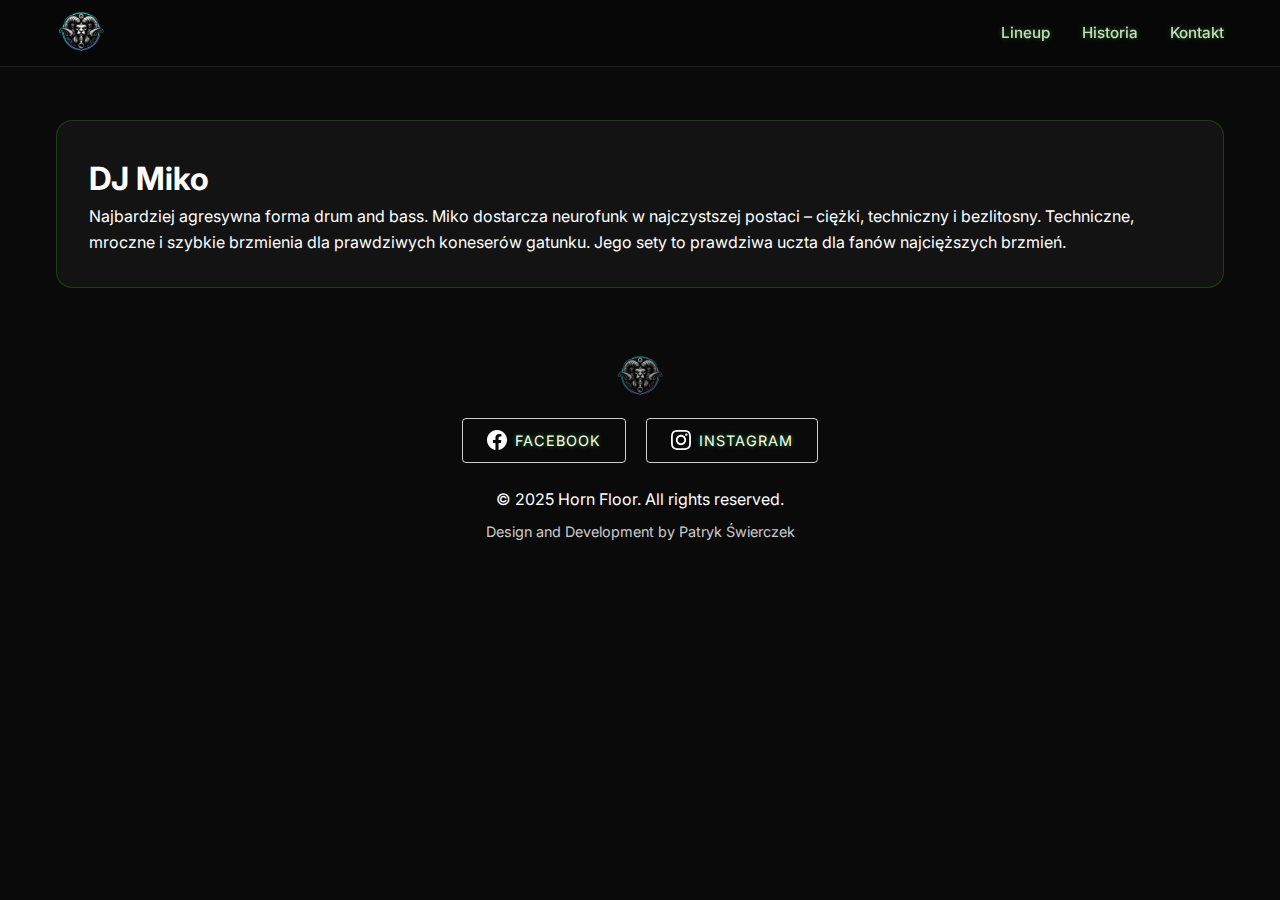
<file: dj/dj-miko/index.html>
<!DOCTYPE html>
<html lang="pl-PL">

<head><meta charset="UTF-8">
    
    <meta name="viewport" content="width=device-width, initial-scale=1">
    <link rel="profile" href="https://gmpg.org/xfn/11">
    <link rel="preconnect" href="https://fonts.googleapis.com/">
    <link rel="preconnect" href="https://fonts.gstatic.com/" crossorigin>
    <link href="https://fonts.googleapis.com/css2?family=Inter:wght@400;500;600;700;800&amp;display=swap" rel="stylesheet">
    <link rel="stylesheet" href="./../../wp-content/themes/horn-floor/responsive.css">

    
        <!-- SEO Meta Tags -->
        <meta name="description" content="Horn Floor - Impreza Muzyki Elektronicznej na Śląsku">
        <meta name="keywords" content="horn floor, muzyka elektroniczna, techno, house, drum and bass, neurofunk, impreza techno, wydarzenia elektroniczne, śląsk, raciborz, wodzisław śląski">
        <meta name="author" content="Horn Floor">
        <meta name="robots" content="index, follow, max-image-preview:large, max-snippet:-1, max-video-preview:-1">

        <!-- Open Graph / Facebook -->
        <meta property="og:type" content="website">
        <meta property="og:url" content="./index.html">
        <meta property="og:title" content="DJ Miko - Horn Floor">
        <meta property="og:description" content="Horn Floor - Impreza Muzyki Elektronicznej na Śląsku">
        <meta property="og:image" content="./../../wp-content/themes/horn-floor/images/logo_final.webp">
        <meta property="og:locale" content="pl_PL">
        <meta property="og:site_name" content="Horn Floor">

        <!-- Twitter Card -->
        <meta name="twitter:card" content="summary_large_image">
        <meta name="twitter:url" content="./index.html">
        <meta name="twitter:title" content="DJ Miko - Horn Floor">
        <meta name="twitter:description" content="Horn Floor - Impreza Muzyki Elektronicznej na Śląsku">
        <meta name="twitter:image" content="./../../wp-content/themes/horn-floor/images/logo_final.webp">

        <!-- Canonical URL -->
        <link rel="canonical" href="./index.html">

        <!-- Language -->
        <meta http-equiv="content-language" content="pl">

        <!-- Theme Color -->
        <meta name="theme-color" content="#00ff41">

        <!-- JSON-LD Structured Data -->
        <script type="application/ld+json">
            {"@context":"https://schema.org","@type":"Organization","name":"Horn Floor","url":"/","logo":"//wp-content/themes/horn-floor/images/logo_final.webp","description":"Organizator imprez muzyki elektronicznej na Śląsku","sameAs":["https://www.facebook.com/profile.php?id=61565088506453","https://www.instagram.com/hornfloor"]}            </script>

        <title>DJ Miko – Horn Floor</title>
<meta name="robots" content="max-image-preview:large">
	<style>img:is([sizes="auto" i], [sizes^="auto," i]) { contain-intrinsic-size: 3000px 1500px }</style>
	<link rel="alternate" type="application/rss+xml" title="Horn Floor » Kanał z wpisami" href="./../../feed/index.html">
<link rel="alternate" type="application/rss+xml" title="Horn Floor » Kanał z komentarzami" href="./../../comments/feed/index.html">
<script type="text/javascript">
/* <![CDATA[ */
window._wpemojiSettings = {"baseUrl":"https:\/\/s.w.org\/images\/core\/emoji\/16.0.1\/72x72\/","ext":".png","svgUrl":"https:\/\/s.w.org\/images\/core\/emoji\/16.0.1\/svg\/","svgExt":".svg","source":{"concatemoji":"\/\/wp-includes\/js\/wp-emoji-release.min.js?ver=6.8.3"}};
/*! This file is auto-generated */
!function(s,n){var o,i,e;function c(e){try{var t={supportTests:e,timestamp:(new Date).valueOf()};sessionStorage.setItem(o,JSON.stringify(t))}catch(e){}}function p(e,t,n){e.clearRect(0,0,e.canvas.width,e.canvas.height),e.fillText(t,0,0);var t=new Uint32Array(e.getImageData(0,0,e.canvas.width,e.canvas.height).data),a=(e.clearRect(0,0,e.canvas.width,e.canvas.height),e.fillText(n,0,0),new Uint32Array(e.getImageData(0,0,e.canvas.width,e.canvas.height).data));return t.every(function(e,t){return e===a[t]})}function u(e,t){e.clearRect(0,0,e.canvas.width,e.canvas.height),e.fillText(t,0,0);for(var n=e.getImageData(16,16,1,1),a=0;a<n.data.length;a++)if(0!==n.data[a])return!1;return!0}function f(e,t,n,a){switch(t){case"flag":return n(e,"\ud83c\udff3\ufe0f\u200d\u26a7\ufe0f","\ud83c\udff3\ufe0f\u200b\u26a7\ufe0f")?!1:!n(e,"\ud83c\udde8\ud83c\uddf6","\ud83c\udde8\u200b\ud83c\uddf6")&&!n(e,"\ud83c\udff4\udb40\udc67\udb40\udc62\udb40\udc65\udb40\udc6e\udb40\udc67\udb40\udc7f","\ud83c\udff4\u200b\udb40\udc67\u200b\udb40\udc62\u200b\udb40\udc65\u200b\udb40\udc6e\u200b\udb40\udc67\u200b\udb40\udc7f");case"emoji":return!a(e,"\ud83e\udedf")}return!1}function g(e,t,n,a){var r="undefined"!=typeof WorkerGlobalScope&&self instanceof WorkerGlobalScope?new OffscreenCanvas(300,150):s.createElement("canvas"),o=r.getContext("2d",{willReadFrequently:!0}),i=(o.textBaseline="top",o.font="600 32px Arial",{});return e.forEach(function(e){i[e]=t(o,e,n,a)}),i}function t(e){var t=s.createElement("script");t.src=e,t.defer=!0,s.head.appendChild(t)}"undefined"!=typeof Promise&&(o="wpEmojiSettingsSupports",i=["flag","emoji"],n.supports={everything:!0,everythingExceptFlag:!0},e=new Promise(function(e){s.addEventListener("DOMContentLoaded",e,{once:!0})}),new Promise(function(t){var n=function(){try{var e=JSON.parse(sessionStorage.getItem(o));if("object"==typeof e&&"number"==typeof e.timestamp&&(new Date).valueOf()<e.timestamp+604800&&"object"==typeof e.supportTests)return e.supportTests}catch(e){}return null}();if(!n){if("undefined"!=typeof Worker&&"undefined"!=typeof OffscreenCanvas&&"undefined"!=typeof URL&&URL.createObjectURL&&"undefined"!=typeof Blob)try{var e="postMessage("+g.toString()+"("+[JSON.stringify(i),f.toString(),p.toString(),u.toString()].join(",")+"));",a=new Blob([e],{type:"text/javascript"}),r=new Worker(URL.createObjectURL(a),{name:"wpTestEmojiSupports"});return void(r.onmessage=function(e){c(n=e.data),r.terminate(),t(n)})}catch(e){}c(n=g(i,f,p,u))}t(n)}).then(function(e){for(var t in e)n.supports[t]=e[t],n.supports.everything=n.supports.everything&&n.supports[t],"flag"!==t&&(n.supports.everythingExceptFlag=n.supports.everythingExceptFlag&&n.supports[t]);n.supports.everythingExceptFlag=n.supports.everythingExceptFlag&&!n.supports.flag,n.DOMReady=!1,n.readyCallback=function(){n.DOMReady=!0}}).then(function(){return e}).then(function(){var e;n.supports.everything||(n.readyCallback(),(e=n.source||{}).concatemoji?t(e.concatemoji):e.wpemoji&&e.twemoji&&(t(e.twemoji),t(e.wpemoji)))}))}((window,document),window._wpemojiSettings);
/* ]]> */
</script>
<style id="wp-emoji-styles-inline-css" type="text/css">

	img.wp-smiley, img.emoji {
		display: inline !important;
		border: none !important;
		box-shadow: none !important;
		height: 1em !important;
		width: 1em !important;
		margin: 0 0.07em !important;
		vertical-align: -0.1em !important;
		background: none !important;
		padding: 0 !important;
	}
</style>
<link rel="stylesheet" id="wp-block-library-css" href="./../../wp-includes/css/dist/block-library/style.min.css?ver=6.8.3" type="text/css" media="all">
<style id="classic-theme-styles-inline-css" type="text/css">
/*! This file is auto-generated */
.wp-block-button__link{color:#fff;background-color:#32373c;border-radius:9999px;box-shadow:none;text-decoration:none;padding:calc(.667em + 2px) calc(1.333em + 2px);font-size:1.125em}.wp-block-file__button{background:#32373c;color:#fff;text-decoration:none}
</style>
<style id="global-styles-inline-css" type="text/css">
:root{--wp--preset--aspect-ratio--square: 1;--wp--preset--aspect-ratio--4-3: 4/3;--wp--preset--aspect-ratio--3-4: 3/4;--wp--preset--aspect-ratio--3-2: 3/2;--wp--preset--aspect-ratio--2-3: 2/3;--wp--preset--aspect-ratio--16-9: 16/9;--wp--preset--aspect-ratio--9-16: 9/16;--wp--preset--color--black: #000000;--wp--preset--color--cyan-bluish-gray: #abb8c3;--wp--preset--color--white: #ffffff;--wp--preset--color--pale-pink: #f78da7;--wp--preset--color--vivid-red: #cf2e2e;--wp--preset--color--luminous-vivid-orange: #ff6900;--wp--preset--color--luminous-vivid-amber: #fcb900;--wp--preset--color--light-green-cyan: #7bdcb5;--wp--preset--color--vivid-green-cyan: #00d084;--wp--preset--color--pale-cyan-blue: #8ed1fc;--wp--preset--color--vivid-cyan-blue: #0693e3;--wp--preset--color--vivid-purple: #9b51e0;--wp--preset--gradient--vivid-cyan-blue-to-vivid-purple: linear-gradient(135deg,rgba(6,147,227,1) 0%,rgb(155,81,224) 100%);--wp--preset--gradient--light-green-cyan-to-vivid-green-cyan: linear-gradient(135deg,rgb(122,220,180) 0%,rgb(0,208,130) 100%);--wp--preset--gradient--luminous-vivid-amber-to-luminous-vivid-orange: linear-gradient(135deg,rgba(252,185,0,1) 0%,rgba(255,105,0,1) 100%);--wp--preset--gradient--luminous-vivid-orange-to-vivid-red: linear-gradient(135deg,rgba(255,105,0,1) 0%,rgb(207,46,46) 100%);--wp--preset--gradient--very-light-gray-to-cyan-bluish-gray: linear-gradient(135deg,rgb(238,238,238) 0%,rgb(169,184,195) 100%);--wp--preset--gradient--cool-to-warm-spectrum: linear-gradient(135deg,rgb(74,234,220) 0%,rgb(151,120,209) 20%,rgb(207,42,186) 40%,rgb(238,44,130) 60%,rgb(251,105,98) 80%,rgb(254,248,76) 100%);--wp--preset--gradient--blush-light-purple: linear-gradient(135deg,rgb(255,206,236) 0%,rgb(152,150,240) 100%);--wp--preset--gradient--blush-bordeaux: linear-gradient(135deg,rgb(254,205,165) 0%,rgb(254,45,45) 50%,rgb(107,0,62) 100%);--wp--preset--gradient--luminous-dusk: linear-gradient(135deg,rgb(255,203,112) 0%,rgb(199,81,192) 50%,rgb(65,88,208) 100%);--wp--preset--gradient--pale-ocean: linear-gradient(135deg,rgb(255,245,203) 0%,rgb(182,227,212) 50%,rgb(51,167,181) 100%);--wp--preset--gradient--electric-grass: linear-gradient(135deg,rgb(202,248,128) 0%,rgb(113,206,126) 100%);--wp--preset--gradient--midnight: linear-gradient(135deg,rgb(2,3,129) 0%,rgb(40,116,252) 100%);--wp--preset--font-size--small: 13px;--wp--preset--font-size--medium: 20px;--wp--preset--font-size--large: 36px;--wp--preset--font-size--x-large: 42px;--wp--preset--spacing--20: 0.44rem;--wp--preset--spacing--30: 0.67rem;--wp--preset--spacing--40: 1rem;--wp--preset--spacing--50: 1.5rem;--wp--preset--spacing--60: 2.25rem;--wp--preset--spacing--70: 3.38rem;--wp--preset--spacing--80: 5.06rem;--wp--preset--shadow--natural: 6px 6px 9px rgba(0, 0, 0, 0.2);--wp--preset--shadow--deep: 12px 12px 50px rgba(0, 0, 0, 0.4);--wp--preset--shadow--sharp: 6px 6px 0px rgba(0, 0, 0, 0.2);--wp--preset--shadow--outlined: 6px 6px 0px -3px rgba(255, 255, 255, 1), 6px 6px rgba(0, 0, 0, 1);--wp--preset--shadow--crisp: 6px 6px 0px rgba(0, 0, 0, 1);}:where(.is-layout-flex){gap: 0.5em;}:where(.is-layout-grid){gap: 0.5em;}body .is-layout-flex{display: flex;}.is-layout-flex{flex-wrap: wrap;align-items: center;}.is-layout-flex > :is(*, div){margin: 0;}body .is-layout-grid{display: grid;}.is-layout-grid > :is(*, div){margin: 0;}:where(.wp-block-columns.is-layout-flex){gap: 2em;}:where(.wp-block-columns.is-layout-grid){gap: 2em;}:where(.wp-block-post-template.is-layout-flex){gap: 1.25em;}:where(.wp-block-post-template.is-layout-grid){gap: 1.25em;}.has-black-color{color: var(--wp--preset--color--black) !important;}.has-cyan-bluish-gray-color{color: var(--wp--preset--color--cyan-bluish-gray) !important;}.has-white-color{color: var(--wp--preset--color--white) !important;}.has-pale-pink-color{color: var(--wp--preset--color--pale-pink) !important;}.has-vivid-red-color{color: var(--wp--preset--color--vivid-red) !important;}.has-luminous-vivid-orange-color{color: var(--wp--preset--color--luminous-vivid-orange) !important;}.has-luminous-vivid-amber-color{color: var(--wp--preset--color--luminous-vivid-amber) !important;}.has-light-green-cyan-color{color: var(--wp--preset--color--light-green-cyan) !important;}.has-vivid-green-cyan-color{color: var(--wp--preset--color--vivid-green-cyan) !important;}.has-pale-cyan-blue-color{color: var(--wp--preset--color--pale-cyan-blue) !important;}.has-vivid-cyan-blue-color{color: var(--wp--preset--color--vivid-cyan-blue) !important;}.has-vivid-purple-color{color: var(--wp--preset--color--vivid-purple) !important;}.has-black-background-color{background-color: var(--wp--preset--color--black) !important;}.has-cyan-bluish-gray-background-color{background-color: var(--wp--preset--color--cyan-bluish-gray) !important;}.has-white-background-color{background-color: var(--wp--preset--color--white) !important;}.has-pale-pink-background-color{background-color: var(--wp--preset--color--pale-pink) !important;}.has-vivid-red-background-color{background-color: var(--wp--preset--color--vivid-red) !important;}.has-luminous-vivid-orange-background-color{background-color: var(--wp--preset--color--luminous-vivid-orange) !important;}.has-luminous-vivid-amber-background-color{background-color: var(--wp--preset--color--luminous-vivid-amber) !important;}.has-light-green-cyan-background-color{background-color: var(--wp--preset--color--light-green-cyan) !important;}.has-vivid-green-cyan-background-color{background-color: var(--wp--preset--color--vivid-green-cyan) !important;}.has-pale-cyan-blue-background-color{background-color: var(--wp--preset--color--pale-cyan-blue) !important;}.has-vivid-cyan-blue-background-color{background-color: var(--wp--preset--color--vivid-cyan-blue) !important;}.has-vivid-purple-background-color{background-color: var(--wp--preset--color--vivid-purple) !important;}.has-black-border-color{border-color: var(--wp--preset--color--black) !important;}.has-cyan-bluish-gray-border-color{border-color: var(--wp--preset--color--cyan-bluish-gray) !important;}.has-white-border-color{border-color: var(--wp--preset--color--white) !important;}.has-pale-pink-border-color{border-color: var(--wp--preset--color--pale-pink) !important;}.has-vivid-red-border-color{border-color: var(--wp--preset--color--vivid-red) !important;}.has-luminous-vivid-orange-border-color{border-color: var(--wp--preset--color--luminous-vivid-orange) !important;}.has-luminous-vivid-amber-border-color{border-color: var(--wp--preset--color--luminous-vivid-amber) !important;}.has-light-green-cyan-border-color{border-color: var(--wp--preset--color--light-green-cyan) !important;}.has-vivid-green-cyan-border-color{border-color: var(--wp--preset--color--vivid-green-cyan) !important;}.has-pale-cyan-blue-border-color{border-color: var(--wp--preset--color--pale-cyan-blue) !important;}.has-vivid-cyan-blue-border-color{border-color: var(--wp--preset--color--vivid-cyan-blue) !important;}.has-vivid-purple-border-color{border-color: var(--wp--preset--color--vivid-purple) !important;}.has-vivid-cyan-blue-to-vivid-purple-gradient-background{background: var(--wp--preset--gradient--vivid-cyan-blue-to-vivid-purple) !important;}.has-light-green-cyan-to-vivid-green-cyan-gradient-background{background: var(--wp--preset--gradient--light-green-cyan-to-vivid-green-cyan) !important;}.has-luminous-vivid-amber-to-luminous-vivid-orange-gradient-background{background: var(--wp--preset--gradient--luminous-vivid-amber-to-luminous-vivid-orange) !important;}.has-luminous-vivid-orange-to-vivid-red-gradient-background{background: var(--wp--preset--gradient--luminous-vivid-orange-to-vivid-red) !important;}.has-very-light-gray-to-cyan-bluish-gray-gradient-background{background: var(--wp--preset--gradient--very-light-gray-to-cyan-bluish-gray) !important;}.has-cool-to-warm-spectrum-gradient-background{background: var(--wp--preset--gradient--cool-to-warm-spectrum) !important;}.has-blush-light-purple-gradient-background{background: var(--wp--preset--gradient--blush-light-purple) !important;}.has-blush-bordeaux-gradient-background{background: var(--wp--preset--gradient--blush-bordeaux) !important;}.has-luminous-dusk-gradient-background{background: var(--wp--preset--gradient--luminous-dusk) !important;}.has-pale-ocean-gradient-background{background: var(--wp--preset--gradient--pale-ocean) !important;}.has-electric-grass-gradient-background{background: var(--wp--preset--gradient--electric-grass) !important;}.has-midnight-gradient-background{background: var(--wp--preset--gradient--midnight) !important;}.has-small-font-size{font-size: var(--wp--preset--font-size--small) !important;}.has-medium-font-size{font-size: var(--wp--preset--font-size--medium) !important;}.has-large-font-size{font-size: var(--wp--preset--font-size--large) !important;}.has-x-large-font-size{font-size: var(--wp--preset--font-size--x-large) !important;}
:where(.wp-block-post-template.is-layout-flex){gap: 1.25em;}:where(.wp-block-post-template.is-layout-grid){gap: 1.25em;}
:where(.wp-block-columns.is-layout-flex){gap: 2em;}:where(.wp-block-columns.is-layout-grid){gap: 2em;}
:root :where(.wp-block-pullquote){font-size: 1.5em;line-height: 1.6;}
</style>
<link rel="stylesheet" id="antigravity-style-css" href="./../../wp-content/themes/horn-floor/style.css?ver=1.0.0" type="text/css" media="all">
<link rel="https://api.w.org/" href="./../../wp-json/index.html"><link rel="EditURI" type="application/rsd+xml" title="RSD" href="./../../xmlrpc.php?rsd">
<meta name="generator" content="WordPress 6.8.3">
<link rel="canonical" href="./index.html">
<link rel="shortlink" href="./../../index.html?p=46">
<link rel="alternate" title="oEmbed (JSON)" type="application/json+oembed" href="./../../wp-json/oembed/1.0/embed/index.html?url=.%2F%2Fdj%2Fdj-miko%2F">
<link rel="alternate" title="oEmbed (XML)" type="text/xml+oembed" href="./../../wp-json/oembed/1.0/embed/index.html?url=.%2F%2Fdj%2Fdj-miko%2F&amp;format=xml">
<link rel="icon" href="./../../wp-content/uploads/2025/11/cropped-cropped-hornlogo-1-32x32.png" sizes="32x32">
<link rel="icon" href="./../../wp-content/uploads/2025/11/cropped-cropped-hornlogo-1-192x192.png" sizes="192x192">
<link rel="apple-touch-icon" href="./../../wp-content/uploads/2025/11/cropped-cropped-hornlogo-1-180x180.png">
<meta name="msapplication-TileImage" content="./../../wp-content/uploads/2025/11/cropped-cropped-hornlogo-1-270x270.png">
</head>

<body class="wp-singular dj-template-default single single-dj postid-46 wp-custom-logo wp-theme-horn-floor">
        <div id="page" class="site">

        <header id="masthead" class="site-header">
            <div class="container header-inner">
                <div class="site-branding">
                    <a href="./../../index.html" rel="home" class="custom-logo-link">
                        <img src="./../../wp-content/themes/horn-floor/images/logo_final.webp" alt="Horn Floor - Impreza Muzyki Elektronicznej na Śląsku" style="max-height: 50px; width: auto">
                    </a>
                </div><!-- .site-branding -->

                <button class="menu-toggle" aria-controls="primary-menu" aria-expanded="false">
                    <span class="screen-reader-text">Menu</span>
                    ☰
                </button>

                <nav id="site-navigation" class="main-navigation" aria-label="Main Navigation">
                    <ul id="primary-menu" class="menu"><li id="menu-item-38" class="menu-item menu-item-type-post_type menu-item-object-page menu-item-38"><a href="./../../lineup/index.html">Lineup</a></li>
<li id="menu-item-37" class="menu-item menu-item-type-post_type menu-item-object-page menu-item-37"><a href="./../../historia/index.html">Historia</a></li>
<li id="menu-item-36" class="menu-item menu-item-type-post_type menu-item-object-page menu-item-36"><a href="./../../kontakt/index.html">Kontakt</a></li>
</ul>                </nav><!-- #site-navigation -->
            </div>
        </header>
<main id="primary" class="site-main container" style="padding-top: 120px;">

                <article id="post-46" class="card post-46 dj type-dj status-publish has-post-thumbnail hentry" style="margin-bottom: 2rem;">
                <header class="entry-header">
                    <h1 class="entry-title">DJ Miko</h1>                </header>

                <div class="entry-content">
                    <p>Najbardziej agresywna forma drum and bass. Miko dostarcza neurofunk w najczystszej postaci – ciężki, techniczny i bezlitosny. Techniczne, mroczne i szybkie brzmienia dla prawdziwych koneserów gatunku. Jego sety to prawdziwa uczta dla fanów najcięższych brzmień.</p>
                </div>
            </article>
            
</main><!-- #main -->


    <div class="site-info container" style="text-align: center; padding: 2rem 0;">
        <img src="./../../wp-content/themes/horn-floor/images/logo_final.webp" alt="Horn Floor" style="max-height: 50px; width: auto; margin: 0 auto 1rem; opacity: 0.7;">
        
        <div class="footer-socials" style="margin-bottom: 1.5rem;">
            <a href="https://www.facebook.com/profile.php?id=61565088506453" target="_blank" rel="noopener noreferrer">
                <svg width="20" height="20" viewbox="0 0 24 24" fill="currentColor" xmlns="http://www.w3.org/2000/svg">
                    <path d="M24 12.073c0-6.627-5.373-12-12-12s-12 5.373-12 12c0 5.99 4.388 10.954 10.125 11.854v-8.385H7.078v-3.47h3.047V9.43c0-3.007 1.792-4.669 4.533-4.669 1.312 0 2.686.235 2.686.235v2.953H15.83c-1.491 0-1.956.925-1.956 1.874v2.25h3.328l-.532 3.47h-2.796v8.385C19.612 23.027 24 18.062 24 12.073z"></path>
                </svg>
                <span>Facebook</span>
            </a>
            <a href="https://www.instagram.com/horn.floor/" target="_blank" rel="noopener noreferrer">
                <svg width="20" height="20" viewbox="0 0 24 24" fill="currentColor" xmlns="http://www.w3.org/2000/svg">
                    <path d="M12 2.163c3.204 0 3.584.012 4.85.07 3.252.148 4.771 1.691 4.919 4.919.058 1.265.069 1.645.069 4.849 0 3.205-.012 3.584-.069 4.849-.149 3.225-1.664 4.771-4.919 4.919-1.266.058-1.644.07-4.85.07-3.204 0-3.584-.012-4.849-.07-3.26-.149-4.771-1.699-4.919-4.92-.058-1.265-.07-1.644-.07-4.849 0-3.204.013-3.583.07-4.849.149-3.227 1.664-4.771 4.919-4.919 1.266-.057 1.645-.069 4.849-.069zm0-2.163c-3.259 0-3.667.014-4.947.072-4.358.2-6.78 2.618-6.98 6.98-.059 1.281-.073 1.689-.073 4.948 0 3.259.014 3.668.072 4.948.2 4.358 2.618 6.78 6.98 6.98 1.281.058 1.689.072 4.948.072 3.259 0 3.668-.014 4.948-.072 4.354-.2 6.782-2.618 6.979-6.98.059-1.28.073-1.689.073-4.948 0-3.259-.014-3.667-.072-4.947-.196-4.354-2.617-6.78-6.979-6.98-1.281-.059-1.69-.073-4.949-.073zm0 5.838c-3.403 0-6.162 2.759-6.162 6.162s2.759 6.163 6.162 6.163 6.162-2.759 6.162-6.163c0-3.403-2.759-6.162-6.162-6.162zm0 10.162c-2.209 0-4-1.79-4-4 0-2.209 1.791-4 4-4s4 1.791 4 4c0 2.21-1.791 4-4 4zm6.406-11.845c-.796 0-1.441.645-1.441 1.44s.645 1.44 1.441 1.44c.795 0 1.439-.645 1.439-1.44s-.644-1.44-1.439-1.44z"></path>
                </svg>
                <span>Instagram</span>
            </a>
        </div>

        <p>
            © 2025 Horn Floor. All rights reserved.
        </p>
        <p style="margin-top: 0.5rem; font-size: 0.9rem; color: var(--text-muted);">
            Design and Development by Patryk Świerczek
        </p>
    </div><!-- .site-info -->
</div><!-- #page -->

<script type="speculationrules">
{"prefetch":[{"source":"document","where":{"and":[{"href_matches":"\/wordpress\/*"},{"not":{"href_matches":["\/wordpress\/wp-*.php","\/wordpress\/wp-admin\/*","\/wordpress\/wp-content\/uploads\/*","\/wordpress\/wp-content\/*","\/wordpress\/wp-content\/plugins\/*","\/wordpress\/wp-content\/themes\/horn-floor\/*","\/wordpress\/*\\?(.+)"]}},{"not":{"selector_matches":"a[rel~=\"nofollow\"]"}},{"not":{"selector_matches":".no-prefetch, .no-prefetch a"}}]},"eagerness":"conservative"}]}
</script>
<script type="text/javascript" src="./../../wp-content/themes/horn-floor/js/main.js?ver=1.0.0" id="antigravity-main-js"></script>

</body>
</html>
</file>
<file: wp-content/themes/horn-floor/responsive.css>
/* ============================================
   RESPONSIVE DESIGN - Horn Floor Theme
   ============================================ */

/* Tablet (768px - 1024px) */
@media (max-width: 1024px) {
    .container {
        padding-left: 2rem;
        padding-right: 2rem;
    }

    .hero h1 {
        font-size: 3rem !important;
    }

    .section-title {
        font-size: 2.2rem !important;
    }

    /* Lineup grid - 2 columns on tablet */
    .grid {
        grid-template-columns: repeat(2, 1fr) !important;
    }
}

/* Mobile (max-width: 768px) */
@media (max-width: 768px) {

    /* Container & Spacing */
    .container {
        padding-left: 1.5rem;
        padding-right: 1.5rem;
    }

    /* Header */
    .site-header {
        padding: 1rem 0 !important;
    }

    .site-header .container {
        flex-direction: column;
        gap: 1rem;
    }

    .site-logo img {
        max-height: 60px !important;
    }

    .main-navigation ul {
        flex-direction: column;
        gap: 0.8rem;
    }

    .main-navigation a {
        font-size: 1.1rem !important;
        padding: 0.5rem 1rem !important;
    }

    /* Hero Section */
    .hero {
        padding-top: 110px !important;
        padding-bottom: 4rem !important;
    }

    .hero h1 {
        font-size: 2.5rem !important;
        /* Increased from 2rem */
        margin-bottom: 1rem !important;
        line-height: 1.2 !important;
    }

    .event-details {
        font-size: 1.4rem !important;
        /* Increased visibility */
        margin-bottom: 1.5rem !important;
    }

    .hero p[itemprop="description"],
    .hero p:not(.event-details) {
        font-size: 1.1rem !important;
        /* Better readability */
        line-height: 1.6 !important;
    }

    .hero .btn {
        font-size: 1rem !important;
        padding: 0.9rem 1.8rem !important;
        width: 100%;
        /* Full width buttons on mobile */
        margin-left: 0 !important;
        margin-bottom: 1rem !important;
        display: block;
        text-align: center;
    }

    .hero .hero-content>div {
        display: flex;
        flex-direction: column;
    }

    /* Section Titles */
    .section-title,
    .page-title {
        font-size: 2rem !important;
    }

    /* Grid - Single column on mobile */
    .grid {
        grid-template-columns: 1fr !important;
        gap: 2rem !important;
    }

    /* Cards */
    .card {
        padding: 2rem !important;
    }

    /* Artist Cards (Lineup page) */
    .artist-card {
        grid-template-columns: 1fr !important;
        padding: 1.5rem !important;
        gap: 1.5rem !important;
    }

    .artist-card h2 {
        font-size: 2rem !important;
    }

    .artist-card p {
        font-size: 1rem !important;
    }

    .artist-image {
        height: 300px !important;
        /* Taller images on mobile */
    }

    /* SoundCloud iframes */
    iframe[src*="soundcloud"] {
        height: 120px !important;
    }

    /* History Timeline */
    .timeline {
        padding-left: 1rem;
    }

    .timeline-item {
        padding-left: 1.5rem !important;
    }

    .timeline-item h3 {
        font-size: 1.5rem !important;
    }

    .timeline-item p {
        font-size: 1rem !important;
    }

    /* Gallery Grids */
    .gallery-grid {
        grid-template-columns: repeat(2, 1fr) !important;
        gap: 0.75rem !important;
    }

    .gallery-grid img {
        height: 150px !important;
    }

    /* Contact Page */
    .contact-info {
        grid-template-columns: 1fr !important;
    }

    /* Buttons */
    .btn {
        font-size: 1rem !important;
        padding: 0.8rem 1.5rem !important;
    }

    /* Social Links */
    .footer-socials a,
    .social-links a {
        font-size: 1rem !important;
        padding: 0.8rem !important;
        margin: 0 0.25rem !important;
    }

    /* Footer */
    .site-footer {
        padding: 3rem 0 2rem;
        text-align: center;
    }

    .footer-socials {
        justify-content: center;
        flex-wrap: wrap;
        gap: 1rem;
    }
}

/* Small Mobile (max-width: 480px) */
@media (max-width: 480px) {

    /* Hero */
    .hero h1 {
        font-size: 2.2rem !important;
    }

    .event-details {
        font-size: 1.2rem !important;
    }

    .hero p {
        font-size: 1rem !important;
    }

    /* Section Titles */
    .section-title,
    .page-title {
        font-size: 1.8rem !important;
    }

    /* Cards */
    .card h3 {
        font-size: 1.5rem !important;
    }

    .card p {
        font-size: 0.95rem !important;
    }

    /* Artist Cards */
    .artist-card h2 {
        font-size: 1.8rem !important;
    }

    .artist-image {
        height: 250px !important;
    }

    /* Gallery - Single column on very small screens */
    .gallery-grid {
        grid-template-columns: 1fr !important;
    }

    .gallery-grid img {
        height: 200px !important;
    }

    /* Navigation */
    .main-navigation a {
        font-size: 1rem !important;
    }

    /* Glitch effect - reduce on small screens */
    .glitch::before,
    .glitch::after {
        display: none;
    }
}

/* Landscape Mobile */
@media (max-width: 768px) and (orientation: landscape) {
    .hero {
        padding-top: 80px !important;
        padding-bottom: 2rem !important;
    }

    .hero h1 {
        font-size: 2.5rem !important;
    }

    .artist-image {
        height: 200px !important;
    }
}

/* Print Styles */
@media print {

    .site-header,
    .site-footer,
    .btn,
    audio,
    iframe {
        display: none !important;
    }

    body {
        background: white;
        color: black;
    }

    .hero,
    .section {
        page-break-inside: avoid;
    }
}
</file>
<file: wp-content/themes/horn-floor/style.css>
/*
Theme Name: Horn Floor
Theme URI: https://example.com/horn-floor
Author: Antigravity AI
Author URI: https://example.com
Description: Official theme for Horn Floor electronic music event.
Version: 4.0.0
License: GNU General Public License v2 or later
License URI: http://www.gnu.org/licenses/gpl-2.0.html
Text Domain: horn-floor
Tags: techno, electronic, neon, dark-mode, event
*/

:root {
    /* Colors - Neon/Techno (Refined) */
    --neon-green: #00ff41;
    /* Cyberpunk Green */
    --neon-pink: #d600ff;
    /* Electric Purple/Pink */
    --neon-cyan: #00f3ff;
    /* Bright Cyan */

    --bg-dark: #0a0a0a;
    --bg-card: rgba(20, 20, 20, 0.9);
    --text-main: #ffffff;
    --text-muted: rgba(255, 255, 255, 0.8);

    --accent: var(--neon-cyan);
    --accent-secondary: var(--neon-pink);

    /* Spacing */
    --container-width: 1200px;
    --spacing-sm: 1rem;
    --spacing-md: 2rem;
    --spacing-lg: 4rem;

    /* Effects */
    --glass-bg: rgba(5, 5, 5, 0.7);
    --glass-border: 1px solid rgba(57, 255, 20, 0.2);
    --glass-blur: blur(10px);
    --shadow: 0 0 20px rgba(57, 255, 20, 0.1);
}

/* Reset & Base */
*,
*::before,
*::after {
    box-sizing: border-box;
    margin: 0;
    padding: 0;
}

body {
    background-color: var(--bg-dark);
    color: var(--text-main);
    font-family: 'Inter', system-ui, -apple-system, sans-serif;
    line-height: 1.6;
    overflow-x: hidden;
}

a {
    color: var(--accent);
    text-decoration: none;
    transition: all 0.3s ease;
    text-shadow: 0 0 5px rgba(57, 255, 20, 0.5);
}

a:hover {
    color: var(--neon-cyan);
    text-shadow: 0 0 10px var(--neon-cyan);
}

img {
    max-width: 100%;
    height: auto;
    display: block;
}

/* Glitch Effect Class */
.glitch {
    position: relative;
    color: var(--text-main);
}

.glitch::before,
.glitch::after {
    content: attr(data-text);
    position: absolute;
    top: 0;
    left: 0;
    width: 100%;
    height: 100%;
    background: var(--bg-dark);
}

.glitch::before {
    left: 2px;
    text-shadow: -1px 0 var(--neon-pink);
    clip: rect(24px, 550px, 90px, 0);
    animation: glitch-anim-2 3s infinite linear alternate-reverse;
}

.glitch::after {
    left: -2px;
    text-shadow: -1px 0 var(--neon-cyan);
    clip: rect(85px, 550px, 140px, 0);
    animation: glitch-anim 2.5s infinite linear alternate-reverse;
}

@keyframes glitch-anim {
    0% {
        clip: rect(12px, 9999px, 56px, 0);
    }

    20% {
        clip: rect(89px, 9999px, 12px, 0);
    }

    40% {
        clip: rect(34px, 9999px, 120px, 0);
    }

    60% {
        clip: rect(2px, 9999px, 67px, 0);
    }

    80% {
        clip: rect(100px, 9999px, 34px, 0);
    }

    100% {
        clip: rect(45px, 9999px, 89px, 0);
    }
}

@keyframes glitch-anim-2 {
    0% {
        clip: rect(65px, 9999px, 100px, 0);
    }

    20% {
        clip: rect(2px, 9999px, 34px, 0);
    }

    40% {
        clip: rect(89px, 9999px, 12px, 0);
    }

    60% {
        clip: rect(34px, 9999px, 67px, 0);
    }

    80% {
        clip: rect(12px, 9999px, 89px, 0);
    }

    100% {
        clip: rect(67px, 9999px, 2px, 0);
    }
}

/* Layout */
.container {
    max-width: var(--container-width);
    margin: 0 auto;
    padding: 0 var(--spacing-sm);
}

/* Header */
.site-header {
    position: fixed;
    top: 0;
    left: 0;
    width: 100%;
    z-index: 1000;
    padding: 0.5rem 0;
    /* Reduced padding */
    background: var(--glass-bg);
    backdrop-filter: var(--glass-blur);
    -webkit-backdrop-filter: var(--glass-blur);
    border-bottom: 1px solid rgba(255, 255, 255, 0.1);
    transition: all 0.3s ease;
}

.header-inner {
    display: flex;
    justify-content: space-between;
    align-items: center;
}

.site-branding h1 {
    font-size: 1.8rem;
    font-weight: 800;
    letter-spacing: 2px;
    text-transform: uppercase;
    color: var(--text-main);
    text-shadow: 0 0 10px var(--neon-pink);
}

/* Navigation */
.main-navigation ul {
    display: flex;
    list-style: none;
    gap: var(--spacing-md);
}

.main-navigation a {
    color: var(--text-muted);
    font-weight: 500;
    font-size: 0.95rem;
}

.main-navigation a:hover {
    color: var(--text-main);
}

/* Hero Section */
.hero {
    min-height: 100vh;
    display: flex;
    align-items: center;
    position: relative;
    padding-top: 80px;
    /* Header height */
    overflow: hidden;
}

.hero::before {
    content: '';
    position: absolute;
    top: -20%;
    right: -10%;
    width: 600px;
    height: 600px;
    background: radial-gradient(circle, var(--accent) 0%, transparent 70%);
    opacity: 0.15;
    /* Reduced opacity */
    filter: blur(80px);
    z-index: -1;
}

.hero-content {
    max-width: 100%;
    text-align: center;
}

.hero h2 {
    font-size: clamp(3rem, 5vw, 5rem);
    line-height: 1.1;
    margin-bottom: var(--spacing-md);
    font-weight: 800;
}

.hero p {
    font-size: 1.25rem;
    color: var(--text-muted);
    max-width: 800px;
    /* Increased max-width for text */
    margin: 0 auto var(--spacing-lg);
}

/* Techno Buttons */
.btn {
    display: inline-flex;
    align-items: center;
    justify-content: center;
    padding: 1rem 2.5rem;
    background: transparent;
    color: var(--accent);
    border: 1px solid var(--accent);
    border-radius: 4px;
    font-weight: 700;
    text-transform: uppercase;
    letter-spacing: 2px;
    position: relative;
    overflow: hidden;
    transition: all 0.3s ease;
    box-shadow: 0 0 10px rgba(0, 243, 255, 0.2);
}

.btn::before {
    content: '';
    position: absolute;
    top: 0;
    left: -100%;
    width: 100%;
    height: 100%;
    background: var(--accent);
    transition: all 0.3s ease;
    z-index: -1;
}

.btn:hover {
    color: #000;
    box-shadow: 0 0 20px var(--accent);
    transform: translateY(-2px);
}

.btn:hover::before {
    left: 0;
}

/* Social Links */
.footer-socials a,
.social-links a {
    display: inline-flex;
    align-items: center;
    justify-content: center;
    gap: 0.5rem;
    padding: 0.6rem 1.5rem;
    margin: 0 0.5rem;
    border: 1px solid var(--text-muted);
    color: var(--text-main) !important;
    text-transform: uppercase;
    font-size: 0.9rem !important;
    letter-spacing: 1px;
    transition: all 0.3s ease;
    border-radius: 4px;
}

.footer-socials a svg,
.social-links a svg {
    transition: all 0.3s ease;
    flex-shrink: 0;
}

.footer-socials a:hover,
.social-links a:hover {
    border-color: var(--neon-pink);
    color: var(--neon-pink) !important;
    box-shadow: 0 0 15px var(--neon-pink);
    transform: scale(1.05);
}

.footer-socials a:hover svg,
.social-links a:hover svg {
    filter: drop-shadow(0 0 5px var(--neon-pink));
}

/* Grid Layouts */
.grid {
    display: grid;
    grid-template-columns: repeat(auto-fit, minmax(300px, 1fr));
    gap: var(--spacing-md);
    margin: var(--spacing-lg) 0;
}

.card {
    background: var(--bg-card);
    border: var(--glass-border);
    padding: var(--spacing-md);
    border-radius: 16px;
    transition: transform 0.3s ease;
}

.card:hover {
    transform: translateY(-5px);
    background: hsla(240, 10%, 15%, 0.6);
}

.card h3 {
    margin-bottom: 1rem;
    font-size: 1.5rem;
}

/* Footer */
.site-footer {
    margin-top: var(--spacing-lg);
    padding: var(--spacing-lg) 0;
    border-top: var(--glass-border);
    text-align: center;
    color: var(--text-muted);
}

/* Mobile Menu */
.menu-toggle {
    display: none;
    background: none;
    border: none;
    color: white;
    font-size: 1.5rem;
    cursor: pointer;
}

@media (max-width: 768px) {
    .main-navigation {
        position: fixed;
        top: 70px;
        left: 0;
        width: 100%;
        background: var(--bg-dark);
        padding: var(--spacing-md);
        transform: translateY(-100%);
        opacity: 0;
        visibility: hidden;
        transition: all 0.3s ease;
        border-bottom: var(--glass-border);
    }

    .main-navigation.active {
        transform: translateY(0);
        opacity: 1;
        visibility: visible;
    }

    .main-navigation ul {
        flex-direction: column;
        align-items: center;
    }

    .menu-toggle {
        display: block;
    }
}
</file>
<file: wp-includes/css/dist/block-library/style.min.css>
@charset "UTF-8";.wp-block-archives{box-sizing:border-box}.wp-block-archives-dropdown label{display:block}.wp-block-avatar{line-height:0}.wp-block-avatar,.wp-block-avatar img{box-sizing:border-box}.wp-block-avatar.aligncenter{text-align:center}.wp-block-audio{box-sizing:border-box}.wp-block-audio :where(figcaption){margin-bottom:1em;margin-top:.5em}.wp-block-audio audio{min-width:300px;width:100%}.wp-block-button__link{align-content:center;box-sizing:border-box;cursor:pointer;display:inline-block;height:100%;text-align:center;word-break:break-word}.wp-block-button__link.aligncenter{text-align:center}.wp-block-button__link.alignright{text-align:right}:where(.wp-block-button__link){border-radius:9999px;box-shadow:none;padding:calc(.667em + 2px) calc(1.333em + 2px);text-decoration:none}.wp-block-button[style*=text-decoration] .wp-block-button__link{text-decoration:inherit}.wp-block-buttons>.wp-block-button.has-custom-width{max-width:none}.wp-block-buttons>.wp-block-button.has-custom-width .wp-block-button__link{width:100%}.wp-block-buttons>.wp-block-button.has-custom-font-size .wp-block-button__link{font-size:inherit}.wp-block-buttons>.wp-block-button.wp-block-button__width-25{width:calc(25% - var(--wp--style--block-gap, .5em)*.75)}.wp-block-buttons>.wp-block-button.wp-block-button__width-50{width:calc(50% - var(--wp--style--block-gap, .5em)*.5)}.wp-block-buttons>.wp-block-button.wp-block-button__width-75{width:calc(75% - var(--wp--style--block-gap, .5em)*.25)}.wp-block-buttons>.wp-block-button.wp-block-button__width-100{flex-basis:100%;width:100%}.wp-block-buttons.is-vertical>.wp-block-button.wp-block-button__width-25{width:25%}.wp-block-buttons.is-vertical>.wp-block-button.wp-block-button__width-50{width:50%}.wp-block-buttons.is-vertical>.wp-block-button.wp-block-button__width-75{width:75%}.wp-block-button.is-style-squared,.wp-block-button__link.wp-block-button.is-style-squared{border-radius:0}.wp-block-button.no-border-radius,.wp-block-button__link.no-border-radius{border-radius:0!important}:root :where(.wp-block-button .wp-block-button__link.is-style-outline),:root :where(.wp-block-button.is-style-outline>.wp-block-button__link){border:2px solid;padding:.667em 1.333em}:root :where(.wp-block-button .wp-block-button__link.is-style-outline:not(.has-text-color)),:root :where(.wp-block-button.is-style-outline>.wp-block-button__link:not(.has-text-color)){color:currentColor}:root :where(.wp-block-button .wp-block-button__link.is-style-outline:not(.has-background)),:root :where(.wp-block-button.is-style-outline>.wp-block-button__link:not(.has-background)){background-color:initial;background-image:none}.wp-block-buttons{box-sizing:border-box}.wp-block-buttons.is-vertical{flex-direction:column}.wp-block-buttons.is-vertical>.wp-block-button:last-child{margin-bottom:0}.wp-block-buttons>.wp-block-button{display:inline-block;margin:0}.wp-block-buttons.is-content-justification-left{justify-content:flex-start}.wp-block-buttons.is-content-justification-left.is-vertical{align-items:flex-start}.wp-block-buttons.is-content-justification-center{justify-content:center}.wp-block-buttons.is-content-justification-center.is-vertical{align-items:center}.wp-block-buttons.is-content-justification-right{justify-content:flex-end}.wp-block-buttons.is-content-justification-right.is-vertical{align-items:flex-end}.wp-block-buttons.is-content-justification-space-between{justify-content:space-between}.wp-block-buttons.aligncenter{text-align:center}.wp-block-buttons:not(.is-content-justification-space-between,.is-content-justification-right,.is-content-justification-left,.is-content-justification-center) .wp-block-button.aligncenter{margin-left:auto;margin-right:auto;width:100%}.wp-block-buttons[style*=text-decoration] .wp-block-button,.wp-block-buttons[style*=text-decoration] .wp-block-button__link{text-decoration:inherit}.wp-block-buttons.has-custom-font-size .wp-block-button__link{font-size:inherit}.wp-block-buttons .wp-block-button__link{width:100%}.wp-block-button.aligncenter,.wp-block-calendar{text-align:center}.wp-block-calendar td,.wp-block-calendar th{border:1px solid;padding:.25em}.wp-block-calendar th{font-weight:400}.wp-block-calendar caption{background-color:inherit}.wp-block-calendar table{border-collapse:collapse;width:100%}.wp-block-calendar table:where(:not(.has-text-color)){color:#40464d}.wp-block-calendar table:where(:not(.has-text-color)) td,.wp-block-calendar table:where(:not(.has-text-color)) th{border-color:#ddd}.wp-block-calendar table.has-background th{background-color:inherit}.wp-block-calendar table.has-text-color th{color:inherit}:where(.wp-block-calendar table:not(.has-background) th){background:#ddd}.wp-block-categories{box-sizing:border-box}.wp-block-categories.alignleft{margin-right:2em}.wp-block-categories.alignright{margin-left:2em}.wp-block-categories.wp-block-categories-dropdown.aligncenter{text-align:center}.wp-block-categories .wp-block-categories__label{display:block;width:100%}.wp-block-code{box-sizing:border-box}.wp-block-code code{
  /*!rtl:begin:ignore*/direction:ltr;display:block;font-family:inherit;overflow-wrap:break-word;text-align:initial;white-space:pre-wrap
  /*!rtl:end:ignore*/}.wp-block-columns{align-items:normal!important;box-sizing:border-box;display:flex;flex-wrap:wrap!important}@media (min-width:782px){.wp-block-columns{flex-wrap:nowrap!important}}.wp-block-columns.are-vertically-aligned-top{align-items:flex-start}.wp-block-columns.are-vertically-aligned-center{align-items:center}.wp-block-columns.are-vertically-aligned-bottom{align-items:flex-end}@media (max-width:781px){.wp-block-columns:not(.is-not-stacked-on-mobile)>.wp-block-column{flex-basis:100%!important}}@media (min-width:782px){.wp-block-columns:not(.is-not-stacked-on-mobile)>.wp-block-column{flex-basis:0;flex-grow:1}.wp-block-columns:not(.is-not-stacked-on-mobile)>.wp-block-column[style*=flex-basis]{flex-grow:0}}.wp-block-columns.is-not-stacked-on-mobile{flex-wrap:nowrap!important}.wp-block-columns.is-not-stacked-on-mobile>.wp-block-column{flex-basis:0;flex-grow:1}.wp-block-columns.is-not-stacked-on-mobile>.wp-block-column[style*=flex-basis]{flex-grow:0}:where(.wp-block-columns){margin-bottom:1.75em}:where(.wp-block-columns.has-background){padding:1.25em 2.375em}.wp-block-column{flex-grow:1;min-width:0;overflow-wrap:break-word;word-break:break-word}.wp-block-column.is-vertically-aligned-top{align-self:flex-start}.wp-block-column.is-vertically-aligned-center{align-self:center}.wp-block-column.is-vertically-aligned-bottom{align-self:flex-end}.wp-block-column.is-vertically-aligned-stretch{align-self:stretch}.wp-block-column.is-vertically-aligned-bottom,.wp-block-column.is-vertically-aligned-center,.wp-block-column.is-vertically-aligned-top{width:100%}.wp-block-post-comments{box-sizing:border-box}.wp-block-post-comments .alignleft{float:left}.wp-block-post-comments .alignright{float:right}.wp-block-post-comments .navigation:after{clear:both;content:"";display:table}.wp-block-post-comments .commentlist{clear:both;list-style:none;margin:0;padding:0}.wp-block-post-comments .commentlist .comment{min-height:2.25em;padding-left:3.25em}.wp-block-post-comments .commentlist .comment p{font-size:1em;line-height:1.8;margin:1em 0}.wp-block-post-comments .commentlist .children{list-style:none;margin:0;padding:0}.wp-block-post-comments .comment-author{line-height:1.5}.wp-block-post-comments .comment-author .avatar{border-radius:1.5em;display:block;float:left;height:2.5em;margin-right:.75em;margin-top:.5em;width:2.5em}.wp-block-post-comments .comment-author cite{font-style:normal}.wp-block-post-comments .comment-meta{font-size:.875em;line-height:1.5}.wp-block-post-comments .comment-meta b{font-weight:400}.wp-block-post-comments .comment-meta .comment-awaiting-moderation{display:block;margin-bottom:1em;margin-top:1em}.wp-block-post-comments .comment-body .commentmetadata{font-size:.875em}.wp-block-post-comments .comment-form-author label,.wp-block-post-comments .comment-form-comment label,.wp-block-post-comments .comment-form-email label,.wp-block-post-comments .comment-form-url label{display:block;margin-bottom:.25em}.wp-block-post-comments .comment-form input:not([type=submit]):not([type=checkbox]),.wp-block-post-comments .comment-form textarea{box-sizing:border-box;display:block;width:100%}.wp-block-post-comments .comment-form-cookies-consent{display:flex;gap:.25em}.wp-block-post-comments .comment-form-cookies-consent #wp-comment-cookies-consent{margin-top:.35em}.wp-block-post-comments .comment-reply-title{margin-bottom:0}.wp-block-post-comments .comment-reply-title :where(small){font-size:var(--wp--preset--font-size--medium,smaller);margin-left:.5em}.wp-block-post-comments .reply{font-size:.875em;margin-bottom:1.4em}.wp-block-post-comments input:not([type=submit]),.wp-block-post-comments textarea{border:1px solid #949494;font-family:inherit;font-size:1em}.wp-block-post-comments input:not([type=submit]):not([type=checkbox]),.wp-block-post-comments textarea{padding:calc(.667em + 2px)}:where(.wp-block-post-comments input[type=submit]){border:none}.wp-block-comments{box-sizing:border-box}.wp-block-comments-pagination>.wp-block-comments-pagination-next,.wp-block-comments-pagination>.wp-block-comments-pagination-numbers,.wp-block-comments-pagination>.wp-block-comments-pagination-previous{font-size:inherit;margin-bottom:.5em;margin-right:.5em}.wp-block-comments-pagination>.wp-block-comments-pagination-next:last-child,.wp-block-comments-pagination>.wp-block-comments-pagination-numbers:last-child,.wp-block-comments-pagination>.wp-block-comments-pagination-previous:last-child{margin-right:0}.wp-block-comments-pagination .wp-block-comments-pagination-previous-arrow{display:inline-block;margin-right:1ch}.wp-block-comments-pagination .wp-block-comments-pagination-previous-arrow:not(.is-arrow-chevron){transform:scaleX(1)}.wp-block-comments-pagination .wp-block-comments-pagination-next-arrow{display:inline-block;margin-left:1ch}.wp-block-comments-pagination .wp-block-comments-pagination-next-arrow:not(.is-arrow-chevron){transform:scaleX(1)}.wp-block-comments-pagination.aligncenter{justify-content:center}.wp-block-comment-template{box-sizing:border-box;list-style:none;margin-bottom:0;max-width:100%;padding:0}.wp-block-comment-template li{clear:both}.wp-block-comment-template ol{list-style:none;margin-bottom:0;max-width:100%;padding-left:2rem}.wp-block-comment-template.alignleft{float:left}.wp-block-comment-template.aligncenter{margin-left:auto;margin-right:auto;width:fit-content}.wp-block-comment-template.alignright{float:right}.wp-block-comment-date{box-sizing:border-box}.comment-awaiting-moderation{display:block;font-size:.875em;line-height:1.5}.wp-block-comment-author-name,.wp-block-comment-content,.wp-block-comment-edit-link,.wp-block-comment-reply-link{box-sizing:border-box}.wp-block-cover,.wp-block-cover-image{align-items:center;background-position:50%;box-sizing:border-box;display:flex;justify-content:center;min-height:430px;overflow:hidden;overflow:clip;padding:1em;position:relative}.wp-block-cover .has-background-dim:not([class*=-background-color]),.wp-block-cover-image .has-background-dim:not([class*=-background-color]),.wp-block-cover-image.has-background-dim:not([class*=-background-color]),.wp-block-cover.has-background-dim:not([class*=-background-color]){background-color:#000}.wp-block-cover .has-background-dim.has-background-gradient,.wp-block-cover-image .has-background-dim.has-background-gradient{background-color:initial}.wp-block-cover-image.has-background-dim:before,.wp-block-cover.has-background-dim:before{background-color:inherit;content:""}.wp-block-cover .wp-block-cover__background,.wp-block-cover .wp-block-cover__gradient-background,.wp-block-cover-image .wp-block-cover__background,.wp-block-cover-image .wp-block-cover__gradient-background,.wp-block-cover-image.has-background-dim:not(.has-background-gradient):before,.wp-block-cover.has-background-dim:not(.has-background-gradient):before{bottom:0;left:0;opacity:.5;position:absolute;right:0;top:0}.wp-block-cover-image.has-background-dim.has-background-dim-10 .wp-block-cover__background,.wp-block-cover-image.has-background-dim.has-background-dim-10 .wp-block-cover__gradient-background,.wp-block-cover-image.has-background-dim.has-background-dim-10:not(.has-background-gradient):before,.wp-block-cover.has-background-dim.has-background-dim-10 .wp-block-cover__background,.wp-block-cover.has-background-dim.has-background-dim-10 .wp-block-cover__gradient-background,.wp-block-cover.has-background-dim.has-background-dim-10:not(.has-background-gradient):before{opacity:.1}.wp-block-cover-image.has-background-dim.has-background-dim-20 .wp-block-cover__background,.wp-block-cover-image.has-background-dim.has-background-dim-20 .wp-block-cover__gradient-background,.wp-block-cover-image.has-background-dim.has-background-dim-20:not(.has-background-gradient):before,.wp-block-cover.has-background-dim.has-background-dim-20 .wp-block-cover__background,.wp-block-cover.has-background-dim.has-background-dim-20 .wp-block-cover__gradient-background,.wp-block-cover.has-background-dim.has-background-dim-20:not(.has-background-gradient):before{opacity:.2}.wp-block-cover-image.has-background-dim.has-background-dim-30 .wp-block-cover__background,.wp-block-cover-image.has-background-dim.has-background-dim-30 .wp-block-cover__gradient-background,.wp-block-cover-image.has-background-dim.has-background-dim-30:not(.has-background-gradient):before,.wp-block-cover.has-background-dim.has-background-dim-30 .wp-block-cover__background,.wp-block-cover.has-background-dim.has-background-dim-30 .wp-block-cover__gradient-background,.wp-block-cover.has-background-dim.has-background-dim-30:not(.has-background-gradient):before{opacity:.3}.wp-block-cover-image.has-background-dim.has-background-dim-40 .wp-block-cover__background,.wp-block-cover-image.has-background-dim.has-background-dim-40 .wp-block-cover__gradient-background,.wp-block-cover-image.has-background-dim.has-background-dim-40:not(.has-background-gradient):before,.wp-block-cover.has-background-dim.has-background-dim-40 .wp-block-cover__background,.wp-block-cover.has-background-dim.has-background-dim-40 .wp-block-cover__gradient-background,.wp-block-cover.has-background-dim.has-background-dim-40:not(.has-background-gradient):before{opacity:.4}.wp-block-cover-image.has-background-dim.has-background-dim-50 .wp-block-cover__background,.wp-block-cover-image.has-background-dim.has-background-dim-50 .wp-block-cover__gradient-background,.wp-block-cover-image.has-background-dim.has-background-dim-50:not(.has-background-gradient):before,.wp-block-cover.has-background-dim.has-background-dim-50 .wp-block-cover__background,.wp-block-cover.has-background-dim.has-background-dim-50 .wp-block-cover__gradient-background,.wp-block-cover.has-background-dim.has-background-dim-50:not(.has-background-gradient):before{opacity:.5}.wp-block-cover-image.has-background-dim.has-background-dim-60 .wp-block-cover__background,.wp-block-cover-image.has-background-dim.has-background-dim-60 .wp-block-cover__gradient-background,.wp-block-cover-image.has-background-dim.has-background-dim-60:not(.has-background-gradient):before,.wp-block-cover.has-background-dim.has-background-dim-60 .wp-block-cover__background,.wp-block-cover.has-background-dim.has-background-dim-60 .wp-block-cover__gradient-background,.wp-block-cover.has-background-dim.has-background-dim-60:not(.has-background-gradient):before{opacity:.6}.wp-block-cover-image.has-background-dim.has-background-dim-70 .wp-block-cover__background,.wp-block-cover-image.has-background-dim.has-background-dim-70 .wp-block-cover__gradient-background,.wp-block-cover-image.has-background-dim.has-background-dim-70:not(.has-background-gradient):before,.wp-block-cover.has-background-dim.has-background-dim-70 .wp-block-cover__background,.wp-block-cover.has-background-dim.has-background-dim-70 .wp-block-cover__gradient-background,.wp-block-cover.has-background-dim.has-background-dim-70:not(.has-background-gradient):before{opacity:.7}.wp-block-cover-image.has-background-dim.has-background-dim-80 .wp-block-cover__background,.wp-block-cover-image.has-background-dim.has-background-dim-80 .wp-block-cover__gradient-background,.wp-block-cover-image.has-background-dim.has-background-dim-80:not(.has-background-gradient):before,.wp-block-cover.has-background-dim.has-background-dim-80 .wp-block-cover__background,.wp-block-cover.has-background-dim.has-background-dim-80 .wp-block-cover__gradient-background,.wp-block-cover.has-background-dim.has-background-dim-80:not(.has-background-gradient):before{opacity:.8}.wp-block-cover-image.has-background-dim.has-background-dim-90 .wp-block-cover__background,.wp-block-cover-image.has-background-dim.has-background-dim-90 .wp-block-cover__gradient-background,.wp-block-cover-image.has-background-dim.has-background-dim-90:not(.has-background-gradient):before,.wp-block-cover.has-background-dim.has-background-dim-90 .wp-block-cover__background,.wp-block-cover.has-background-dim.has-background-dim-90 .wp-block-cover__gradient-background,.wp-block-cover.has-background-dim.has-background-dim-90:not(.has-background-gradient):before{opacity:.9}.wp-block-cover-image.has-background-dim.has-background-dim-100 .wp-block-cover__background,.wp-block-cover-image.has-background-dim.has-background-dim-100 .wp-block-cover__gradient-background,.wp-block-cover-image.has-background-dim.has-background-dim-100:not(.has-background-gradient):before,.wp-block-cover.has-background-dim.has-background-dim-100 .wp-block-cover__background,.wp-block-cover.has-background-dim.has-background-dim-100 .wp-block-cover__gradient-background,.wp-block-cover.has-background-dim.has-background-dim-100:not(.has-background-gradient):before{opacity:1}.wp-block-cover .wp-block-cover__background.has-background-dim.has-background-dim-0,.wp-block-cover .wp-block-cover__gradient-background.has-background-dim.has-background-dim-0,.wp-block-cover-image .wp-block-cover__background.has-background-dim.has-background-dim-0,.wp-block-cover-image .wp-block-cover__gradient-background.has-background-dim.has-background-dim-0{opacity:0}.wp-block-cover .wp-block-cover__background.has-background-dim.has-background-dim-10,.wp-block-cover .wp-block-cover__gradient-background.has-background-dim.has-background-dim-10,.wp-block-cover-image .wp-block-cover__background.has-background-dim.has-background-dim-10,.wp-block-cover-image .wp-block-cover__gradient-background.has-background-dim.has-background-dim-10{opacity:.1}.wp-block-cover .wp-block-cover__background.has-background-dim.has-background-dim-20,.wp-block-cover .wp-block-cover__gradient-background.has-background-dim.has-background-dim-20,.wp-block-cover-image .wp-block-cover__background.has-background-dim.has-background-dim-20,.wp-block-cover-image .wp-block-cover__gradient-background.has-background-dim.has-background-dim-20{opacity:.2}.wp-block-cover .wp-block-cover__background.has-background-dim.has-background-dim-30,.wp-block-cover .wp-block-cover__gradient-background.has-background-dim.has-background-dim-30,.wp-block-cover-image .wp-block-cover__background.has-background-dim.has-background-dim-30,.wp-block-cover-image .wp-block-cover__gradient-background.has-background-dim.has-background-dim-30{opacity:.3}.wp-block-cover .wp-block-cover__background.has-background-dim.has-background-dim-40,.wp-block-cover .wp-block-cover__gradient-background.has-background-dim.has-background-dim-40,.wp-block-cover-image .wp-block-cover__background.has-background-dim.has-background-dim-40,.wp-block-cover-image .wp-block-cover__gradient-background.has-background-dim.has-background-dim-40{opacity:.4}.wp-block-cover .wp-block-cover__background.has-background-dim.has-background-dim-50,.wp-block-cover .wp-block-cover__gradient-background.has-background-dim.has-background-dim-50,.wp-block-cover-image .wp-block-cover__background.has-background-dim.has-background-dim-50,.wp-block-cover-image .wp-block-cover__gradient-background.has-background-dim.has-background-dim-50{opacity:.5}.wp-block-cover .wp-block-cover__background.has-background-dim.has-background-dim-60,.wp-block-cover .wp-block-cover__gradient-background.has-background-dim.has-background-dim-60,.wp-block-cover-image .wp-block-cover__background.has-background-dim.has-background-dim-60,.wp-block-cover-image .wp-block-cover__gradient-background.has-background-dim.has-background-dim-60{opacity:.6}.wp-block-cover .wp-block-cover__background.has-background-dim.has-background-dim-70,.wp-block-cover .wp-block-cover__gradient-background.has-background-dim.has-background-dim-70,.wp-block-cover-image .wp-block-cover__background.has-background-dim.has-background-dim-70,.wp-block-cover-image .wp-block-cover__gradient-background.has-background-dim.has-background-dim-70{opacity:.7}.wp-block-cover .wp-block-cover__background.has-background-dim.has-background-dim-80,.wp-block-cover .wp-block-cover__gradient-background.has-background-dim.has-background-dim-80,.wp-block-cover-image .wp-block-cover__background.has-background-dim.has-background-dim-80,.wp-block-cover-image .wp-block-cover__gradient-background.has-background-dim.has-background-dim-80{opacity:.8}.wp-block-cover .wp-block-cover__background.has-background-dim.has-background-dim-90,.wp-block-cover .wp-block-cover__gradient-background.has-background-dim.has-background-dim-90,.wp-block-cover-image .wp-block-cover__background.has-background-dim.has-background-dim-90,.wp-block-cover-image .wp-block-cover__gradient-background.has-background-dim.has-background-dim-90{opacity:.9}.wp-block-cover .wp-block-cover__background.has-background-dim.has-background-dim-100,.wp-block-cover .wp-block-cover__gradient-background.has-background-dim.has-background-dim-100,.wp-block-cover-image .wp-block-cover__background.has-background-dim.has-background-dim-100,.wp-block-cover-image .wp-block-cover__gradient-background.has-background-dim.has-background-dim-100{opacity:1}.wp-block-cover-image.alignleft,.wp-block-cover-image.alignright,.wp-block-cover.alignleft,.wp-block-cover.alignright{max-width:420px;width:100%}.wp-block-cover-image.aligncenter,.wp-block-cover-image.alignleft,.wp-block-cover-image.alignright,.wp-block-cover.aligncenter,.wp-block-cover.alignleft,.wp-block-cover.alignright{display:flex}.wp-block-cover .wp-block-cover__inner-container,.wp-block-cover-image .wp-block-cover__inner-container{color:inherit;position:relative;width:100%}.wp-block-cover-image.is-position-top-left,.wp-block-cover.is-position-top-left{align-items:flex-start;justify-content:flex-start}.wp-block-cover-image.is-position-top-center,.wp-block-cover.is-position-top-center{align-items:flex-start;justify-content:center}.wp-block-cover-image.is-position-top-right,.wp-block-cover.is-position-top-right{align-items:flex-start;justify-content:flex-end}.wp-block-cover-image.is-position-center-left,.wp-block-cover.is-position-center-left{align-items:center;justify-content:flex-start}.wp-block-cover-image.is-position-center-center,.wp-block-cover.is-position-center-center{align-items:center;justify-content:center}.wp-block-cover-image.is-position-center-right,.wp-block-cover.is-position-center-right{align-items:center;justify-content:flex-end}.wp-block-cover-image.is-position-bottom-left,.wp-block-cover.is-position-bottom-left{align-items:flex-end;justify-content:flex-start}.wp-block-cover-image.is-position-bottom-center,.wp-block-cover.is-position-bottom-center{align-items:flex-end;justify-content:center}.wp-block-cover-image.is-position-bottom-right,.wp-block-cover.is-position-bottom-right{align-items:flex-end;justify-content:flex-end}.wp-block-cover-image.has-custom-content-position.has-custom-content-position .wp-block-cover__inner-container,.wp-block-cover.has-custom-content-position.has-custom-content-position .wp-block-cover__inner-container{margin:0}.wp-block-cover-image.has-custom-content-position.has-custom-content-position.is-position-bottom-left .wp-block-cover__inner-container,.wp-block-cover-image.has-custom-content-position.has-custom-content-position.is-position-bottom-right .wp-block-cover__inner-container,.wp-block-cover-image.has-custom-content-position.has-custom-content-position.is-position-center-left .wp-block-cover__inner-container,.wp-block-cover-image.has-custom-content-position.has-custom-content-position.is-position-center-right .wp-block-cover__inner-container,.wp-block-cover-image.has-custom-content-position.has-custom-content-position.is-position-top-left .wp-block-cover__inner-container,.wp-block-cover-image.has-custom-content-position.has-custom-content-position.is-position-top-right .wp-block-cover__inner-container,.wp-block-cover.has-custom-content-position.has-custom-content-position.is-position-bottom-left .wp-block-cover__inner-container,.wp-block-cover.has-custom-content-position.has-custom-content-position.is-position-bottom-right .wp-block-cover__inner-container,.wp-block-cover.has-custom-content-position.has-custom-content-position.is-position-center-left .wp-block-cover__inner-container,.wp-block-cover.has-custom-content-position.has-custom-content-position.is-position-center-right .wp-block-cover__inner-container,.wp-block-cover.has-custom-content-position.has-custom-content-position.is-position-top-left .wp-block-cover__inner-container,.wp-block-cover.has-custom-content-position.has-custom-content-position.is-position-top-right .wp-block-cover__inner-container{margin:0;width:auto}.wp-block-cover .wp-block-cover__image-background,.wp-block-cover video.wp-block-cover__video-background,.wp-block-cover-image .wp-block-cover__image-background,.wp-block-cover-image video.wp-block-cover__video-background{border:none;bottom:0;box-shadow:none;height:100%;left:0;margin:0;max-height:none;max-width:none;object-fit:cover;outline:none;padding:0;position:absolute;right:0;top:0;width:100%}.wp-block-cover-image.has-parallax,.wp-block-cover.has-parallax,.wp-block-cover__image-background.has-parallax,video.wp-block-cover__video-background.has-parallax{background-attachment:fixed;background-repeat:no-repeat;background-size:cover}@supports (-webkit-touch-callout:inherit){.wp-block-cover-image.has-parallax,.wp-block-cover.has-parallax,.wp-block-cover__image-background.has-parallax,video.wp-block-cover__video-background.has-parallax{background-attachment:scroll}}@media (prefers-reduced-motion:reduce){.wp-block-cover-image.has-parallax,.wp-block-cover.has-parallax,.wp-block-cover__image-background.has-parallax,video.wp-block-cover__video-background.has-parallax{background-attachment:scroll}}.wp-block-cover-image.is-repeated,.wp-block-cover.is-repeated,.wp-block-cover__image-background.is-repeated,video.wp-block-cover__video-background.is-repeated{background-repeat:repeat;background-size:auto}.wp-block-cover-image-text,.wp-block-cover-image-text a,.wp-block-cover-image-text a:active,.wp-block-cover-image-text a:focus,.wp-block-cover-image-text a:hover,.wp-block-cover-text,.wp-block-cover-text a,.wp-block-cover-text a:active,.wp-block-cover-text a:focus,.wp-block-cover-text a:hover,section.wp-block-cover-image h2,section.wp-block-cover-image h2 a,section.wp-block-cover-image h2 a:active,section.wp-block-cover-image h2 a:focus,section.wp-block-cover-image h2 a:hover{color:#fff}.wp-block-cover-image .wp-block-cover.has-left-content{justify-content:flex-start}.wp-block-cover-image .wp-block-cover.has-right-content{justify-content:flex-end}.wp-block-cover-image.has-left-content .wp-block-cover-image-text,.wp-block-cover.has-left-content .wp-block-cover-text,section.wp-block-cover-image.has-left-content>h2{margin-left:0;text-align:left}.wp-block-cover-image.has-right-content .wp-block-cover-image-text,.wp-block-cover.has-right-content .wp-block-cover-text,section.wp-block-cover-image.has-right-content>h2{margin-right:0;text-align:right}.wp-block-cover .wp-block-cover-text,.wp-block-cover-image .wp-block-cover-image-text,section.wp-block-cover-image>h2{font-size:2em;line-height:1.25;margin-bottom:0;max-width:840px;padding:.44em;text-align:center;z-index:1}:where(.wp-block-cover-image:not(.has-text-color)),:where(.wp-block-cover:not(.has-text-color)){color:#fff}:where(.wp-block-cover-image.is-light:not(.has-text-color)),:where(.wp-block-cover.is-light:not(.has-text-color)){color:#000}:root :where(.wp-block-cover h1:not(.has-text-color)),:root :where(.wp-block-cover h2:not(.has-text-color)),:root :where(.wp-block-cover h3:not(.has-text-color)),:root :where(.wp-block-cover h4:not(.has-text-color)),:root :where(.wp-block-cover h5:not(.has-text-color)),:root :where(.wp-block-cover h6:not(.has-text-color)),:root :where(.wp-block-cover p:not(.has-text-color)){color:inherit}body:not(.editor-styles-wrapper) .wp-block-cover:not(.wp-block-cover:has(.wp-block-cover__background+.wp-block-cover__inner-container)) .wp-block-cover__image-background,body:not(.editor-styles-wrapper) .wp-block-cover:not(.wp-block-cover:has(.wp-block-cover__background+.wp-block-cover__inner-container)) .wp-block-cover__video-background{z-index:0}body:not(.editor-styles-wrapper) .wp-block-cover:not(.wp-block-cover:has(.wp-block-cover__background+.wp-block-cover__inner-container)) .wp-block-cover__background,body:not(.editor-styles-wrapper) .wp-block-cover:not(.wp-block-cover:has(.wp-block-cover__background+.wp-block-cover__inner-container)) .wp-block-cover__gradient-background,body:not(.editor-styles-wrapper) .wp-block-cover:not(.wp-block-cover:has(.wp-block-cover__background+.wp-block-cover__inner-container)) .wp-block-cover__inner-container,body:not(.editor-styles-wrapper) .wp-block-cover:not(.wp-block-cover:has(.wp-block-cover__background+.wp-block-cover__inner-container)).has-background-dim:not(.has-background-gradient):before{z-index:1}.has-modal-open body:not(.editor-styles-wrapper) .wp-block-cover:not(.wp-block-cover:has(.wp-block-cover__background+.wp-block-cover__inner-container)) .wp-block-cover__inner-container{z-index:auto}.wp-block-details{box-sizing:border-box}.wp-block-details summary{cursor:pointer}.wp-block-embed.alignleft,.wp-block-embed.alignright,.wp-block[data-align=left]>[data-type="core/embed"],.wp-block[data-align=right]>[data-type="core/embed"]{max-width:360px;width:100%}.wp-block-embed.alignleft .wp-block-embed__wrapper,.wp-block-embed.alignright .wp-block-embed__wrapper,.wp-block[data-align=left]>[data-type="core/embed"] .wp-block-embed__wrapper,.wp-block[data-align=right]>[data-type="core/embed"] .wp-block-embed__wrapper{min-width:280px}.wp-block-cover .wp-block-embed{min-height:240px;min-width:320px}.wp-block-embed{overflow-wrap:break-word}.wp-block-embed :where(figcaption){margin-bottom:1em;margin-top:.5em}.wp-block-embed iframe{max-width:100%}.wp-block-embed__wrapper{position:relative}.wp-embed-responsive .wp-has-aspect-ratio .wp-block-embed__wrapper:before{content:"";display:block;padding-top:50%}.wp-embed-responsive .wp-has-aspect-ratio iframe{bottom:0;height:100%;left:0;position:absolute;right:0;top:0;width:100%}.wp-embed-responsive .wp-embed-aspect-21-9 .wp-block-embed__wrapper:before{padding-top:42.85%}.wp-embed-responsive .wp-embed-aspect-18-9 .wp-block-embed__wrapper:before{padding-top:50%}.wp-embed-responsive .wp-embed-aspect-16-9 .wp-block-embed__wrapper:before{padding-top:56.25%}.wp-embed-responsive .wp-embed-aspect-4-3 .wp-block-embed__wrapper:before{padding-top:75%}.wp-embed-responsive .wp-embed-aspect-1-1 .wp-block-embed__wrapper:before{padding-top:100%}.wp-embed-responsive .wp-embed-aspect-9-16 .wp-block-embed__wrapper:before{padding-top:177.77%}.wp-embed-responsive .wp-embed-aspect-1-2 .wp-block-embed__wrapper:before{padding-top:200%}.wp-block-file{box-sizing:border-box}.wp-block-file:not(.wp-element-button){font-size:.8em}.wp-block-file.aligncenter{text-align:center}.wp-block-file.alignright{text-align:right}.wp-block-file *+.wp-block-file__button{margin-left:.75em}:where(.wp-block-file){margin-bottom:1.5em}.wp-block-file__embed{margin-bottom:1em}:where(.wp-block-file__button){border-radius:2em;display:inline-block;padding:.5em 1em}:where(.wp-block-file__button):is(a):active,:where(.wp-block-file__button):is(a):focus,:where(.wp-block-file__button):is(a):hover,:where(.wp-block-file__button):is(a):visited{box-shadow:none;color:#fff;opacity:.85;text-decoration:none}.wp-block-form-input__label{display:flex;flex-direction:column;gap:.25em;margin-bottom:.5em;width:100%}.wp-block-form-input__label.is-label-inline{align-items:center;flex-direction:row;gap:.5em}.wp-block-form-input__label.is-label-inline .wp-block-form-input__label-content{margin-bottom:.5em}.wp-block-form-input__label:has(input[type=checkbox]){flex-direction:row;width:fit-content}.wp-block-form-input__label:has(input[type=checkbox]) .wp-block-form-input__label-content{margin:0}.wp-block-form-input__label:has(.wp-block-form-input__label-content+input[type=checkbox]){flex-direction:row-reverse}.wp-block-form-input__label-content{width:fit-content}.wp-block-form-input__input{font-size:1em;margin-bottom:.5em;padding:0 .5em}.wp-block-form-input__input[type=date],.wp-block-form-input__input[type=datetime-local],.wp-block-form-input__input[type=datetime],.wp-block-form-input__input[type=email],.wp-block-form-input__input[type=month],.wp-block-form-input__input[type=number],.wp-block-form-input__input[type=password],.wp-block-form-input__input[type=search],.wp-block-form-input__input[type=tel],.wp-block-form-input__input[type=text],.wp-block-form-input__input[type=time],.wp-block-form-input__input[type=url],.wp-block-form-input__input[type=week]{border:1px solid;line-height:2;min-height:2em}textarea.wp-block-form-input__input{min-height:10em}.blocks-gallery-grid:not(.has-nested-images),.wp-block-gallery:not(.has-nested-images){display:flex;flex-wrap:wrap;list-style-type:none;margin:0;padding:0}.blocks-gallery-grid:not(.has-nested-images) .blocks-gallery-image,.blocks-gallery-grid:not(.has-nested-images) .blocks-gallery-item,.wp-block-gallery:not(.has-nested-images) .blocks-gallery-image,.wp-block-gallery:not(.has-nested-images) .blocks-gallery-item{display:flex;flex-direction:column;flex-grow:1;justify-content:center;margin:0 1em 1em 0;position:relative;width:calc(50% - 1em)}.blocks-gallery-grid:not(.has-nested-images) .blocks-gallery-image:nth-of-type(2n),.blocks-gallery-grid:not(.has-nested-images) .blocks-gallery-item:nth-of-type(2n),.wp-block-gallery:not(.has-nested-images) .blocks-gallery-image:nth-of-type(2n),.wp-block-gallery:not(.has-nested-images) .blocks-gallery-item:nth-of-type(2n){margin-right:0}.blocks-gallery-grid:not(.has-nested-images) .blocks-gallery-image figure,.blocks-gallery-grid:not(.has-nested-images) .blocks-gallery-item figure,.wp-block-gallery:not(.has-nested-images) .blocks-gallery-image figure,.wp-block-gallery:not(.has-nested-images) .blocks-gallery-item figure{align-items:flex-end;display:flex;height:100%;justify-content:flex-start;margin:0}.blocks-gallery-grid:not(.has-nested-images) .blocks-gallery-image img,.blocks-gallery-grid:not(.has-nested-images) .blocks-gallery-item img,.wp-block-gallery:not(.has-nested-images) .blocks-gallery-image img,.wp-block-gallery:not(.has-nested-images) .blocks-gallery-item img{display:block;height:auto;max-width:100%;width:auto}.blocks-gallery-grid:not(.has-nested-images) .blocks-gallery-image figcaption,.blocks-gallery-grid:not(.has-nested-images) .blocks-gallery-item figcaption,.wp-block-gallery:not(.has-nested-images) .blocks-gallery-image figcaption,.wp-block-gallery:not(.has-nested-images) .blocks-gallery-item figcaption{background:linear-gradient(0deg,#000000b3,#0000004d 70%,#0000);bottom:0;box-sizing:border-box;color:#fff;font-size:.8em;margin:0;max-height:100%;overflow:auto;padding:3em .77em .7em;position:absolute;text-align:center;width:100%;z-index:2}.blocks-gallery-grid:not(.has-nested-images) .blocks-gallery-image figcaption img,.blocks-gallery-grid:not(.has-nested-images) .blocks-gallery-item figcaption img,.wp-block-gallery:not(.has-nested-images) .blocks-gallery-image figcaption img,.wp-block-gallery:not(.has-nested-images) .blocks-gallery-item figcaption img{display:inline}.blocks-gallery-grid:not(.has-nested-images) figcaption,.wp-block-gallery:not(.has-nested-images) figcaption{flex-grow:1}.blocks-gallery-grid:not(.has-nested-images).is-cropped .blocks-gallery-image a,.blocks-gallery-grid:not(.has-nested-images).is-cropped .blocks-gallery-image img,.blocks-gallery-grid:not(.has-nested-images).is-cropped .blocks-gallery-item a,.blocks-gallery-grid:not(.has-nested-images).is-cropped .blocks-gallery-item img,.wp-block-gallery:not(.has-nested-images).is-cropped .blocks-gallery-image a,.wp-block-gallery:not(.has-nested-images).is-cropped .blocks-gallery-image img,.wp-block-gallery:not(.has-nested-images).is-cropped .blocks-gallery-item a,.wp-block-gallery:not(.has-nested-images).is-cropped .blocks-gallery-item img{flex:1;height:100%;object-fit:cover;width:100%}.blocks-gallery-grid:not(.has-nested-images).columns-1 .blocks-gallery-image,.blocks-gallery-grid:not(.has-nested-images).columns-1 .blocks-gallery-item,.wp-block-gallery:not(.has-nested-images).columns-1 .blocks-gallery-image,.wp-block-gallery:not(.has-nested-images).columns-1 .blocks-gallery-item{margin-right:0;width:100%}@media (min-width:600px){.blocks-gallery-grid:not(.has-nested-images).columns-3 .blocks-gallery-image,.blocks-gallery-grid:not(.has-nested-images).columns-3 .blocks-gallery-item,.wp-block-gallery:not(.has-nested-images).columns-3 .blocks-gallery-image,.wp-block-gallery:not(.has-nested-images).columns-3 .blocks-gallery-item{margin-right:1em;width:calc(33.33333% - .66667em)}.blocks-gallery-grid:not(.has-nested-images).columns-4 .blocks-gallery-image,.blocks-gallery-grid:not(.has-nested-images).columns-4 .blocks-gallery-item,.wp-block-gallery:not(.has-nested-images).columns-4 .blocks-gallery-image,.wp-block-gallery:not(.has-nested-images).columns-4 .blocks-gallery-item{margin-right:1em;width:calc(25% - .75em)}.blocks-gallery-grid:not(.has-nested-images).columns-5 .blocks-gallery-image,.blocks-gallery-grid:not(.has-nested-images).columns-5 .blocks-gallery-item,.wp-block-gallery:not(.has-nested-images).columns-5 .blocks-gallery-image,.wp-block-gallery:not(.has-nested-images).columns-5 .blocks-gallery-item{margin-right:1em;width:calc(20% - .8em)}.blocks-gallery-grid:not(.has-nested-images).columns-6 .blocks-gallery-image,.blocks-gallery-grid:not(.has-nested-images).columns-6 .blocks-gallery-item,.wp-block-gallery:not(.has-nested-images).columns-6 .blocks-gallery-image,.wp-block-gallery:not(.has-nested-images).columns-6 .blocks-gallery-item{margin-right:1em;width:calc(16.66667% - .83333em)}.blocks-gallery-grid:not(.has-nested-images).columns-7 .blocks-gallery-image,.blocks-gallery-grid:not(.has-nested-images).columns-7 .blocks-gallery-item,.wp-block-gallery:not(.has-nested-images).columns-7 .blocks-gallery-image,.wp-block-gallery:not(.has-nested-images).columns-7 .blocks-gallery-item{margin-right:1em;width:calc(14.28571% - .85714em)}.blocks-gallery-grid:not(.has-nested-images).columns-8 .blocks-gallery-image,.blocks-gallery-grid:not(.has-nested-images).columns-8 .blocks-gallery-item,.wp-block-gallery:not(.has-nested-images).columns-8 .blocks-gallery-image,.wp-block-gallery:not(.has-nested-images).columns-8 .blocks-gallery-item{margin-right:1em;width:calc(12.5% - .875em)}.blocks-gallery-grid:not(.has-nested-images).columns-1 .blocks-gallery-image:nth-of-type(1n),.blocks-gallery-grid:not(.has-nested-images).columns-1 .blocks-gallery-item:nth-of-type(1n),.blocks-gallery-grid:not(.has-nested-images).columns-2 .blocks-gallery-image:nth-of-type(2n),.blocks-gallery-grid:not(.has-nested-images).columns-2 .blocks-gallery-item:nth-of-type(2n),.blocks-gallery-grid:not(.has-nested-images).columns-3 .blocks-gallery-image:nth-of-type(3n),.blocks-gallery-grid:not(.has-nested-images).columns-3 .blocks-gallery-item:nth-of-type(3n),.blocks-gallery-grid:not(.has-nested-images).columns-4 .blocks-gallery-image:nth-of-type(4n),.blocks-gallery-grid:not(.has-nested-images).columns-4 .blocks-gallery-item:nth-of-type(4n),.blocks-gallery-grid:not(.has-nested-images).columns-5 .blocks-gallery-image:nth-of-type(5n),.blocks-gallery-grid:not(.has-nested-images).columns-5 .blocks-gallery-item:nth-of-type(5n),.blocks-gallery-grid:not(.has-nested-images).columns-6 .blocks-gallery-image:nth-of-type(6n),.blocks-gallery-grid:not(.has-nested-images).columns-6 .blocks-gallery-item:nth-of-type(6n),.blocks-gallery-grid:not(.has-nested-images).columns-7 .blocks-gallery-image:nth-of-type(7n),.blocks-gallery-grid:not(.has-nested-images).columns-7 .blocks-gallery-item:nth-of-type(7n),.blocks-gallery-grid:not(.has-nested-images).columns-8 .blocks-gallery-image:nth-of-type(8n),.blocks-gallery-grid:not(.has-nested-images).columns-8 .blocks-gallery-item:nth-of-type(8n),.wp-block-gallery:not(.has-nested-images).columns-1 .blocks-gallery-image:nth-of-type(1n),.wp-block-gallery:not(.has-nested-images).columns-1 .blocks-gallery-item:nth-of-type(1n),.wp-block-gallery:not(.has-nested-images).columns-2 .blocks-gallery-image:nth-of-type(2n),.wp-block-gallery:not(.has-nested-images).columns-2 .blocks-gallery-item:nth-of-type(2n),.wp-block-gallery:not(.has-nested-images).columns-3 .blocks-gallery-image:nth-of-type(3n),.wp-block-gallery:not(.has-nested-images).columns-3 .blocks-gallery-item:nth-of-type(3n),.wp-block-gallery:not(.has-nested-images).columns-4 .blocks-gallery-image:nth-of-type(4n),.wp-block-gallery:not(.has-nested-images).columns-4 .blocks-gallery-item:nth-of-type(4n),.wp-block-gallery:not(.has-nested-images).columns-5 .blocks-gallery-image:nth-of-type(5n),.wp-block-gallery:not(.has-nested-images).columns-5 .blocks-gallery-item:nth-of-type(5n),.wp-block-gallery:not(.has-nested-images).columns-6 .blocks-gallery-image:nth-of-type(6n),.wp-block-gallery:not(.has-nested-images).columns-6 .blocks-gallery-item:nth-of-type(6n),.wp-block-gallery:not(.has-nested-images).columns-7 .blocks-gallery-image:nth-of-type(7n),.wp-block-gallery:not(.has-nested-images).columns-7 .blocks-gallery-item:nth-of-type(7n),.wp-block-gallery:not(.has-nested-images).columns-8 .blocks-gallery-image:nth-of-type(8n),.wp-block-gallery:not(.has-nested-images).columns-8 .blocks-gallery-item:nth-of-type(8n){margin-right:0}}.blocks-gallery-grid:not(.has-nested-images) .blocks-gallery-image:last-child,.blocks-gallery-grid:not(.has-nested-images) .blocks-gallery-item:last-child,.wp-block-gallery:not(.has-nested-images) .blocks-gallery-image:last-child,.wp-block-gallery:not(.has-nested-images) .blocks-gallery-item:last-child{margin-right:0}.blocks-gallery-grid:not(.has-nested-images).alignleft,.blocks-gallery-grid:not(.has-nested-images).alignright,.wp-block-gallery:not(.has-nested-images).alignleft,.wp-block-gallery:not(.has-nested-images).alignright{max-width:420px;width:100%}.blocks-gallery-grid:not(.has-nested-images).aligncenter .blocks-gallery-item figure,.wp-block-gallery:not(.has-nested-images).aligncenter .blocks-gallery-item figure{justify-content:center}.wp-block-gallery:not(.is-cropped) .blocks-gallery-item{align-self:flex-start}figure.wp-block-gallery.has-nested-images{align-items:normal}.wp-block-gallery.has-nested-images figure.wp-block-image:not(#individual-image){margin:0;width:calc(50% - var(--wp--style--unstable-gallery-gap, 16px)/2)}.wp-block-gallery.has-nested-images figure.wp-block-image{box-sizing:border-box;display:flex;flex-direction:column;flex-grow:1;justify-content:center;max-width:100%;position:relative}.wp-block-gallery.has-nested-images figure.wp-block-image>a,.wp-block-gallery.has-nested-images figure.wp-block-image>div{flex-direction:column;flex-grow:1;margin:0}.wp-block-gallery.has-nested-images figure.wp-block-image img{display:block;height:auto;max-width:100%!important;width:auto}.wp-block-gallery.has-nested-images figure.wp-block-image figcaption,.wp-block-gallery.has-nested-images figure.wp-block-image:has(figcaption):before{bottom:0;left:0;max-height:100%;position:absolute;right:0}.wp-block-gallery.has-nested-images figure.wp-block-image:has(figcaption):before{-webkit-backdrop-filter:blur(3px);backdrop-filter:blur(3px);content:"";height:100%;-webkit-mask-image:linear-gradient(0deg,#000 20%,#0000);mask-image:linear-gradient(0deg,#000 20%,#0000);max-height:40%}.wp-block-gallery.has-nested-images figure.wp-block-image figcaption{background:linear-gradient(0deg,#0006,#0000);box-sizing:border-box;color:#fff;font-size:13px;margin:0;overflow:auto;padding:1em;scrollbar-color:#0000 #0000;scrollbar-gutter:stable both-edges;scrollbar-width:thin;text-align:center;text-shadow:0 0 1.5px #000;will-change:transform}.wp-block-gallery.has-nested-images figure.wp-block-image figcaption::-webkit-scrollbar{height:12px;width:12px}.wp-block-gallery.has-nested-images figure.wp-block-image figcaption::-webkit-scrollbar-track{background-color:initial}.wp-block-gallery.has-nested-images figure.wp-block-image figcaption::-webkit-scrollbar-thumb{background-clip:padding-box;background-color:initial;border:3px solid #0000;border-radius:8px}.wp-block-gallery.has-nested-images figure.wp-block-image figcaption:focus-within::-webkit-scrollbar-thumb,.wp-block-gallery.has-nested-images figure.wp-block-image figcaption:focus::-webkit-scrollbar-thumb,.wp-block-gallery.has-nested-images figure.wp-block-image figcaption:hover::-webkit-scrollbar-thumb{background-color:#fffc}.wp-block-gallery.has-nested-images figure.wp-block-image figcaption:focus,.wp-block-gallery.has-nested-images figure.wp-block-image figcaption:focus-within,.wp-block-gallery.has-nested-images figure.wp-block-image figcaption:hover{scrollbar-color:#fffc #0000}@media (hover:none){.wp-block-gallery.has-nested-images figure.wp-block-image figcaption{scrollbar-color:#fffc #0000}}.wp-block-gallery.has-nested-images figure.wp-block-image figcaption img{display:inline}.wp-block-gallery.has-nested-images figure.wp-block-image figcaption a{color:inherit}.wp-block-gallery.has-nested-images figure.wp-block-image.has-custom-border img{box-sizing:border-box}.wp-block-gallery.has-nested-images figure.wp-block-image.has-custom-border>a,.wp-block-gallery.has-nested-images figure.wp-block-image.has-custom-border>div,.wp-block-gallery.has-nested-images figure.wp-block-image.is-style-rounded>a,.wp-block-gallery.has-nested-images figure.wp-block-image.is-style-rounded>div{flex:1 1 auto}.wp-block-gallery.has-nested-images figure.wp-block-image.has-custom-border figcaption,.wp-block-gallery.has-nested-images figure.wp-block-image.is-style-rounded figcaption{background:none;color:inherit;flex:initial;margin:0;padding:10px 10px 9px;position:relative;text-shadow:none}.wp-block-gallery.has-nested-images figure.wp-block-image.has-custom-border:before,.wp-block-gallery.has-nested-images figure.wp-block-image.is-style-rounded:before{content:none}.wp-block-gallery.has-nested-images figcaption{flex-basis:100%;flex-grow:1;text-align:center}.wp-block-gallery.has-nested-images:not(.is-cropped) figure.wp-block-image:not(#individual-image){margin-bottom:auto;margin-top:0}.wp-block-gallery.has-nested-images.is-cropped figure.wp-block-image:not(#individual-image){align-self:inherit}.wp-block-gallery.has-nested-images.is-cropped figure.wp-block-image:not(#individual-image)>a,.wp-block-gallery.has-nested-images.is-cropped figure.wp-block-image:not(#individual-image)>div:not(.components-drop-zone){display:flex}.wp-block-gallery.has-nested-images.is-cropped figure.wp-block-image:not(#individual-image) a,.wp-block-gallery.has-nested-images.is-cropped figure.wp-block-image:not(#individual-image) img{flex:1 0 0%;height:100%;object-fit:cover;width:100%}.wp-block-gallery.has-nested-images.columns-1 figure.wp-block-image:not(#individual-image){width:100%}@media (min-width:600px){.wp-block-gallery.has-nested-images.columns-3 figure.wp-block-image:not(#individual-image){width:calc(33.33333% - var(--wp--style--unstable-gallery-gap, 16px)*.66667)}.wp-block-gallery.has-nested-images.columns-4 figure.wp-block-image:not(#individual-image){width:calc(25% - var(--wp--style--unstable-gallery-gap, 16px)*.75)}.wp-block-gallery.has-nested-images.columns-5 figure.wp-block-image:not(#individual-image){width:calc(20% - var(--wp--style--unstable-gallery-gap, 16px)*.8)}.wp-block-gallery.has-nested-images.columns-6 figure.wp-block-image:not(#individual-image){width:calc(16.66667% - var(--wp--style--unstable-gallery-gap, 16px)*.83333)}.wp-block-gallery.has-nested-images.columns-7 figure.wp-block-image:not(#individual-image){width:calc(14.28571% - var(--wp--style--unstable-gallery-gap, 16px)*.85714)}.wp-block-gallery.has-nested-images.columns-8 figure.wp-block-image:not(#individual-image){width:calc(12.5% - var(--wp--style--unstable-gallery-gap, 16px)*.875)}.wp-block-gallery.has-nested-images.columns-default figure.wp-block-image:not(#individual-image){width:calc(33.33% - var(--wp--style--unstable-gallery-gap, 16px)*.66667)}.wp-block-gallery.has-nested-images.columns-default figure.wp-block-image:not(#individual-image):first-child:nth-last-child(2),.wp-block-gallery.has-nested-images.columns-default figure.wp-block-image:not(#individual-image):first-child:nth-last-child(2)~figure.wp-block-image:not(#individual-image){width:calc(50% - var(--wp--style--unstable-gallery-gap, 16px)*.5)}.wp-block-gallery.has-nested-images.columns-default figure.wp-block-image:not(#individual-image):first-child:last-child{width:100%}}.wp-block-gallery.has-nested-images.alignleft,.wp-block-gallery.has-nested-images.alignright{max-width:420px;width:100%}.wp-block-gallery.has-nested-images.aligncenter{justify-content:center}.wp-block-group{box-sizing:border-box}:where(.wp-block-group.wp-block-group-is-layout-constrained){position:relative}h1.has-background,h2.has-background,h3.has-background,h4.has-background,h5.has-background,h6.has-background{padding:1.25em 2.375em}h1.has-text-align-left[style*=writing-mode]:where([style*=vertical-lr]),h1.has-text-align-right[style*=writing-mode]:where([style*=vertical-rl]),h2.has-text-align-left[style*=writing-mode]:where([style*=vertical-lr]),h2.has-text-align-right[style*=writing-mode]:where([style*=vertical-rl]),h3.has-text-align-left[style*=writing-mode]:where([style*=vertical-lr]),h3.has-text-align-right[style*=writing-mode]:where([style*=vertical-rl]),h4.has-text-align-left[style*=writing-mode]:where([style*=vertical-lr]),h4.has-text-align-right[style*=writing-mode]:where([style*=vertical-rl]),h5.has-text-align-left[style*=writing-mode]:where([style*=vertical-lr]),h5.has-text-align-right[style*=writing-mode]:where([style*=vertical-rl]),h6.has-text-align-left[style*=writing-mode]:where([style*=vertical-lr]),h6.has-text-align-right[style*=writing-mode]:where([style*=vertical-rl]){rotate:180deg}.wp-block-image>a,.wp-block-image>figure>a{display:inline-block}.wp-block-image img{box-sizing:border-box;height:auto;max-width:100%;vertical-align:bottom}@media not (prefers-reduced-motion){.wp-block-image img.hide{visibility:hidden}.wp-block-image img.show{animation:show-content-image .4s}}.wp-block-image[style*=border-radius] img,.wp-block-image[style*=border-radius]>a{border-radius:inherit}.wp-block-image.has-custom-border img{box-sizing:border-box}.wp-block-image.aligncenter{text-align:center}.wp-block-image.alignfull>a,.wp-block-image.alignwide>a{width:100%}.wp-block-image.alignfull img,.wp-block-image.alignwide img{height:auto;width:100%}.wp-block-image .aligncenter,.wp-block-image .alignleft,.wp-block-image .alignright,.wp-block-image.aligncenter,.wp-block-image.alignleft,.wp-block-image.alignright{display:table}.wp-block-image .aligncenter>figcaption,.wp-block-image .alignleft>figcaption,.wp-block-image .alignright>figcaption,.wp-block-image.aligncenter>figcaption,.wp-block-image.alignleft>figcaption,.wp-block-image.alignright>figcaption{caption-side:bottom;display:table-caption}.wp-block-image .alignleft{float:left;margin:.5em 1em .5em 0}.wp-block-image .alignright{float:right;margin:.5em 0 .5em 1em}.wp-block-image .aligncenter{margin-left:auto;margin-right:auto}.wp-block-image :where(figcaption){margin-bottom:1em;margin-top:.5em}.wp-block-image.is-style-circle-mask img{border-radius:9999px}@supports ((-webkit-mask-image:none) or (mask-image:none)) or (-webkit-mask-image:none){.wp-block-image.is-style-circle-mask img{border-radius:0;-webkit-mask-image:url('data:image/svg+xml;utf8,<svg viewBox="0 0 100 100" xmlns="http://www.w3.org/2000/svg"><circle cx="50" cy="50" r="50"/></svg>');mask-image:url('data:image/svg+xml;utf8,<svg viewBox="0 0 100 100" xmlns="http://www.w3.org/2000/svg"><circle cx="50" cy="50" r="50"/></svg>');mask-mode:alpha;-webkit-mask-position:center;mask-position:center;-webkit-mask-repeat:no-repeat;mask-repeat:no-repeat;-webkit-mask-size:contain;mask-size:contain}}:root :where(.wp-block-image.is-style-rounded img,.wp-block-image .is-style-rounded img){border-radius:9999px}.wp-block-image figure{margin:0}.wp-lightbox-container{display:flex;flex-direction:column;position:relative}.wp-lightbox-container img{cursor:zoom-in}.wp-lightbox-container img:hover+button{opacity:1}.wp-lightbox-container button{align-items:center;-webkit-backdrop-filter:blur(16px) saturate(180%);backdrop-filter:blur(16px) saturate(180%);background-color:#5a5a5a40;border:none;border-radius:4px;cursor:zoom-in;display:flex;height:20px;justify-content:center;opacity:0;padding:0;position:absolute;right:16px;text-align:center;top:16px;width:20px;z-index:100}@media not (prefers-reduced-motion){.wp-lightbox-container button{transition:opacity .2s ease}}.wp-lightbox-container button:focus-visible{outline:3px auto #5a5a5a40;outline:3px auto -webkit-focus-ring-color;outline-offset:3px}.wp-lightbox-container button:hover{cursor:pointer;opacity:1}.wp-lightbox-container button:focus{opacity:1}.wp-lightbox-container button:focus,.wp-lightbox-container button:hover,.wp-lightbox-container button:not(:hover):not(:active):not(.has-background){background-color:#5a5a5a40;border:none}.wp-lightbox-overlay{box-sizing:border-box;cursor:zoom-out;height:100vh;left:0;overflow:hidden;position:fixed;top:0;visibility:hidden;width:100%;z-index:100000}.wp-lightbox-overlay .close-button{align-items:center;cursor:pointer;display:flex;justify-content:center;min-height:40px;min-width:40px;padding:0;position:absolute;right:calc(env(safe-area-inset-right) + 16px);top:calc(env(safe-area-inset-top) + 16px);z-index:5000000}.wp-lightbox-overlay .close-button:focus,.wp-lightbox-overlay .close-button:hover,.wp-lightbox-overlay .close-button:not(:hover):not(:active):not(.has-background){background:none;border:none}.wp-lightbox-overlay .lightbox-image-container{height:var(--wp--lightbox-container-height);left:50%;overflow:hidden;position:absolute;top:50%;transform:translate(-50%,-50%);transform-origin:top left;width:var(--wp--lightbox-container-width);z-index:9999999999}.wp-lightbox-overlay .wp-block-image{align-items:center;box-sizing:border-box;display:flex;height:100%;justify-content:center;margin:0;position:relative;transform-origin:0 0;width:100%;z-index:3000000}.wp-lightbox-overlay .wp-block-image img{height:var(--wp--lightbox-image-height);min-height:var(--wp--lightbox-image-height);min-width:var(--wp--lightbox-image-width);width:var(--wp--lightbox-image-width)}.wp-lightbox-overlay .wp-block-image figcaption{display:none}.wp-lightbox-overlay button{background:none;border:none}.wp-lightbox-overlay .scrim{background-color:#fff;height:100%;opacity:.9;position:absolute;width:100%;z-index:2000000}.wp-lightbox-overlay.active{visibility:visible}@media not (prefers-reduced-motion){.wp-lightbox-overlay.active{animation:turn-on-visibility .25s both}.wp-lightbox-overlay.active img{animation:turn-on-visibility .35s both}.wp-lightbox-overlay.show-closing-animation:not(.active){animation:turn-off-visibility .35s both}.wp-lightbox-overlay.show-closing-animation:not(.active) img{animation:turn-off-visibility .25s both}.wp-lightbox-overlay.zoom.active{animation:none;opacity:1;visibility:visible}.wp-lightbox-overlay.zoom.active .lightbox-image-container{animation:lightbox-zoom-in .4s}.wp-lightbox-overlay.zoom.active .lightbox-image-container img{animation:none}.wp-lightbox-overlay.zoom.active .scrim{animation:turn-on-visibility .4s forwards}.wp-lightbox-overlay.zoom.show-closing-animation:not(.active){animation:none}.wp-lightbox-overlay.zoom.show-closing-animation:not(.active) .lightbox-image-container{animation:lightbox-zoom-out .4s}.wp-lightbox-overlay.zoom.show-closing-animation:not(.active) .lightbox-image-container img{animation:none}.wp-lightbox-overlay.zoom.show-closing-animation:not(.active) .scrim{animation:turn-off-visibility .4s forwards}}@keyframes show-content-image{0%{visibility:hidden}99%{visibility:hidden}to{visibility:visible}}@keyframes turn-on-visibility{0%{opacity:0}to{opacity:1}}@keyframes turn-off-visibility{0%{opacity:1;visibility:visible}99%{opacity:0;visibility:visible}to{opacity:0;visibility:hidden}}@keyframes lightbox-zoom-in{0%{transform:translate(calc((-100vw + var(--wp--lightbox-scrollbar-width))/2 + var(--wp--lightbox-initial-left-position)),calc(-50vh + var(--wp--lightbox-initial-top-position))) scale(var(--wp--lightbox-scale))}to{transform:translate(-50%,-50%) scale(1)}}@keyframes lightbox-zoom-out{0%{transform:translate(-50%,-50%) scale(1);visibility:visible}99%{visibility:visible}to{transform:translate(calc((-100vw + var(--wp--lightbox-scrollbar-width))/2 + var(--wp--lightbox-initial-left-position)),calc(-50vh + var(--wp--lightbox-initial-top-position))) scale(var(--wp--lightbox-scale));visibility:hidden}}ol.wp-block-latest-comments{box-sizing:border-box;margin-left:0}:where(.wp-block-latest-comments:not([style*=line-height] .wp-block-latest-comments__comment)){line-height:1.1}:where(.wp-block-latest-comments:not([style*=line-height] .wp-block-latest-comments__comment-excerpt p)){line-height:1.8}.has-dates :where(.wp-block-latest-comments:not([style*=line-height])),.has-excerpts :where(.wp-block-latest-comments:not([style*=line-height])){line-height:1.5}.wp-block-latest-comments .wp-block-latest-comments{padding-left:0}.wp-block-latest-comments__comment{list-style:none;margin-bottom:1em}.has-avatars .wp-block-latest-comments__comment{list-style:none;min-height:2.25em}.has-avatars .wp-block-latest-comments__comment .wp-block-latest-comments__comment-excerpt,.has-avatars .wp-block-latest-comments__comment .wp-block-latest-comments__comment-meta{margin-left:3.25em}.wp-block-latest-comments__comment-excerpt p{font-size:.875em;margin:.36em 0 1.4em}.wp-block-latest-comments__comment-date{display:block;font-size:.75em}.wp-block-latest-comments .avatar,.wp-block-latest-comments__comment-avatar{border-radius:1.5em;display:block;float:left;height:2.5em;margin-right:.75em;width:2.5em}.wp-block-latest-comments[class*=-font-size] a,.wp-block-latest-comments[style*=font-size] a{font-size:inherit}.wp-block-latest-posts{box-sizing:border-box}.wp-block-latest-posts.alignleft{margin-right:2em}.wp-block-latest-posts.alignright{margin-left:2em}.wp-block-latest-posts.wp-block-latest-posts__list{list-style:none}.wp-block-latest-posts.wp-block-latest-posts__list li{clear:both;overflow-wrap:break-word}.wp-block-latest-posts.is-grid{display:flex;flex-wrap:wrap}.wp-block-latest-posts.is-grid li{margin:0 1.25em 1.25em 0;width:100%}@media (min-width:600px){.wp-block-latest-posts.columns-2 li{width:calc(50% - .625em)}.wp-block-latest-posts.columns-2 li:nth-child(2n){margin-right:0}.wp-block-latest-posts.columns-3 li{width:calc(33.33333% - .83333em)}.wp-block-latest-posts.columns-3 li:nth-child(3n){margin-right:0}.wp-block-latest-posts.columns-4 li{width:calc(25% - .9375em)}.wp-block-latest-posts.columns-4 li:nth-child(4n){margin-right:0}.wp-block-latest-posts.columns-5 li{width:calc(20% - 1em)}.wp-block-latest-posts.columns-5 li:nth-child(5n){margin-right:0}.wp-block-latest-posts.columns-6 li{width:calc(16.66667% - 1.04167em)}.wp-block-latest-posts.columns-6 li:nth-child(6n){margin-right:0}}:root :where(.wp-block-latest-posts.is-grid){padding:0}:root :where(.wp-block-latest-posts.wp-block-latest-posts__list){padding-left:0}.wp-block-latest-posts__post-author,.wp-block-latest-posts__post-date{display:block;font-size:.8125em}.wp-block-latest-posts__post-excerpt,.wp-block-latest-posts__post-full-content{margin-bottom:1em;margin-top:.5em}.wp-block-latest-posts__featured-image a{display:inline-block}.wp-block-latest-posts__featured-image img{height:auto;max-width:100%;width:auto}.wp-block-latest-posts__featured-image.alignleft{float:left;margin-right:1em}.wp-block-latest-posts__featured-image.alignright{float:right;margin-left:1em}.wp-block-latest-posts__featured-image.aligncenter{margin-bottom:1em;text-align:center}ol,ul{box-sizing:border-box}:root :where(.wp-block-list.has-background){padding:1.25em 2.375em}.wp-block-loginout,.wp-block-media-text{box-sizing:border-box}.wp-block-media-text{
  /*!rtl:begin:ignore*/direction:ltr;
  /*!rtl:end:ignore*/display:grid;grid-template-columns:50% 1fr;grid-template-rows:auto}.wp-block-media-text.has-media-on-the-right{grid-template-columns:1fr 50%}.wp-block-media-text.is-vertically-aligned-top>.wp-block-media-text__content,.wp-block-media-text.is-vertically-aligned-top>.wp-block-media-text__media{align-self:start}.wp-block-media-text.is-vertically-aligned-center>.wp-block-media-text__content,.wp-block-media-text.is-vertically-aligned-center>.wp-block-media-text__media,.wp-block-media-text>.wp-block-media-text__content,.wp-block-media-text>.wp-block-media-text__media{align-self:center}.wp-block-media-text.is-vertically-aligned-bottom>.wp-block-media-text__content,.wp-block-media-text.is-vertically-aligned-bottom>.wp-block-media-text__media{align-self:end}.wp-block-media-text>.wp-block-media-text__media{
  /*!rtl:begin:ignore*/grid-column:1;grid-row:1;
  /*!rtl:end:ignore*/margin:0}.wp-block-media-text>.wp-block-media-text__content{direction:ltr;
  /*!rtl:begin:ignore*/grid-column:2;grid-row:1;
  /*!rtl:end:ignore*/padding:0 8%;word-break:break-word}.wp-block-media-text.has-media-on-the-right>.wp-block-media-text__media{
  /*!rtl:begin:ignore*/grid-column:2;grid-row:1
  /*!rtl:end:ignore*/}.wp-block-media-text.has-media-on-the-right>.wp-block-media-text__content{
  /*!rtl:begin:ignore*/grid-column:1;grid-row:1
  /*!rtl:end:ignore*/}.wp-block-media-text__media a{display:block}.wp-block-media-text__media img,.wp-block-media-text__media video{height:auto;max-width:unset;vertical-align:middle;width:100%}.wp-block-media-text.is-image-fill>.wp-block-media-text__media{background-size:cover;height:100%;min-height:250px}.wp-block-media-text.is-image-fill>.wp-block-media-text__media>a{display:block;height:100%}.wp-block-media-text.is-image-fill>.wp-block-media-text__media img{height:1px;margin:-1px;overflow:hidden;padding:0;position:absolute;width:1px;clip:rect(0,0,0,0);border:0}.wp-block-media-text.is-image-fill-element>.wp-block-media-text__media{height:100%;min-height:250px;position:relative}.wp-block-media-text.is-image-fill-element>.wp-block-media-text__media>a{display:block;height:100%}.wp-block-media-text.is-image-fill-element>.wp-block-media-text__media img{height:100%;object-fit:cover;position:absolute;width:100%}@media (max-width:600px){.wp-block-media-text.is-stacked-on-mobile{grid-template-columns:100%!important}.wp-block-media-text.is-stacked-on-mobile>.wp-block-media-text__media{grid-column:1;grid-row:1}.wp-block-media-text.is-stacked-on-mobile>.wp-block-media-text__content{grid-column:1;grid-row:2}}.wp-block-navigation{position:relative;--navigation-layout-justification-setting:flex-start;--navigation-layout-direction:row;--navigation-layout-wrap:wrap;--navigation-layout-justify:flex-start;--navigation-layout-align:center}.wp-block-navigation ul{margin-bottom:0;margin-left:0;margin-top:0;padding-left:0}.wp-block-navigation ul,.wp-block-navigation ul li{list-style:none;padding:0}.wp-block-navigation .wp-block-navigation-item{align-items:center;display:flex;position:relative}.wp-block-navigation .wp-block-navigation-item .wp-block-navigation__submenu-container:empty{display:none}.wp-block-navigation .wp-block-navigation-item__content{display:block}.wp-block-navigation .wp-block-navigation-item__content.wp-block-navigation-item__content{color:inherit}.wp-block-navigation.has-text-decoration-underline .wp-block-navigation-item__content,.wp-block-navigation.has-text-decoration-underline .wp-block-navigation-item__content:active,.wp-block-navigation.has-text-decoration-underline .wp-block-navigation-item__content:focus{text-decoration:underline}.wp-block-navigation.has-text-decoration-line-through .wp-block-navigation-item__content,.wp-block-navigation.has-text-decoration-line-through .wp-block-navigation-item__content:active,.wp-block-navigation.has-text-decoration-line-through .wp-block-navigation-item__content:focus{text-decoration:line-through}.wp-block-navigation :where(a),.wp-block-navigation :where(a:active),.wp-block-navigation :where(a:focus){text-decoration:none}.wp-block-navigation .wp-block-navigation__submenu-icon{align-self:center;background-color:inherit;border:none;color:currentColor;display:inline-block;font-size:inherit;height:.6em;line-height:0;margin-left:.25em;padding:0;width:.6em}.wp-block-navigation .wp-block-navigation__submenu-icon svg{display:inline-block;stroke:currentColor;height:inherit;margin-top:.075em;width:inherit}.wp-block-navigation.is-vertical{--navigation-layout-direction:column;--navigation-layout-justify:initial;--navigation-layout-align:flex-start}.wp-block-navigation.no-wrap{--navigation-layout-wrap:nowrap}.wp-block-navigation.items-justified-center{--navigation-layout-justification-setting:center;--navigation-layout-justify:center}.wp-block-navigation.items-justified-center.is-vertical{--navigation-layout-align:center}.wp-block-navigation.items-justified-right{--navigation-layout-justification-setting:flex-end;--navigation-layout-justify:flex-end}.wp-block-navigation.items-justified-right.is-vertical{--navigation-layout-align:flex-end}.wp-block-navigation.items-justified-space-between{--navigation-layout-justification-setting:space-between;--navigation-layout-justify:space-between}.wp-block-navigation .has-child .wp-block-navigation__submenu-container{align-items:normal;background-color:inherit;color:inherit;display:flex;flex-direction:column;height:0;left:-1px;opacity:0;overflow:hidden;position:absolute;top:100%;visibility:hidden;width:0;z-index:2}@media not (prefers-reduced-motion){.wp-block-navigation .has-child .wp-block-navigation__submenu-container{transition:opacity .1s linear}}.wp-block-navigation .has-child .wp-block-navigation__submenu-container>.wp-block-navigation-item>.wp-block-navigation-item__content{display:flex;flex-grow:1}.wp-block-navigation .has-child .wp-block-navigation__submenu-container>.wp-block-navigation-item>.wp-block-navigation-item__content .wp-block-navigation__submenu-icon{margin-left:auto;margin-right:0}.wp-block-navigation .has-child .wp-block-navigation__submenu-container .wp-block-navigation-item__content{margin:0}@media (min-width:782px){.wp-block-navigation .has-child .wp-block-navigation__submenu-container .wp-block-navigation__submenu-container{left:100%;top:-1px}.wp-block-navigation .has-child .wp-block-navigation__submenu-container .wp-block-navigation__submenu-container:before{background:#0000;content:"";display:block;height:100%;position:absolute;right:100%;width:.5em}.wp-block-navigation .has-child .wp-block-navigation__submenu-container .wp-block-navigation__submenu-icon{margin-right:.25em}.wp-block-navigation .has-child .wp-block-navigation__submenu-container .wp-block-navigation__submenu-icon svg{transform:rotate(-90deg)}}.wp-block-navigation .has-child .wp-block-navigation-submenu__toggle[aria-expanded=true]~.wp-block-navigation__submenu-container,.wp-block-navigation .has-child:not(.open-on-click):hover>.wp-block-navigation__submenu-container,.wp-block-navigation .has-child:not(.open-on-click):not(.open-on-hover-click):focus-within>.wp-block-navigation__submenu-container{height:auto;min-width:200px;opacity:1;overflow:visible;visibility:visible;width:auto}.wp-block-navigation.has-background .has-child .wp-block-navigation__submenu-container{left:0;top:100%}@media (min-width:782px){.wp-block-navigation.has-background .has-child .wp-block-navigation__submenu-container .wp-block-navigation__submenu-container{left:100%;top:0}}.wp-block-navigation-submenu{display:flex;position:relative}.wp-block-navigation-submenu .wp-block-navigation__submenu-icon svg{stroke:currentColor}button.wp-block-navigation-item__content{background-color:initial;border:none;color:currentColor;font-family:inherit;font-size:inherit;font-style:inherit;font-weight:inherit;letter-spacing:inherit;line-height:inherit;text-align:left;text-transform:inherit}.wp-block-navigation-submenu__toggle{cursor:pointer}.wp-block-navigation-item.open-on-click .wp-block-navigation-submenu__toggle{padding-left:0;padding-right:.85em}.wp-block-navigation-item.open-on-click .wp-block-navigation-submenu__toggle+.wp-block-navigation__submenu-icon{margin-left:-.6em;pointer-events:none}.wp-block-navigation-item.open-on-click button.wp-block-navigation-item__content:not(.wp-block-navigation-submenu__toggle){padding:0}.wp-block-navigation .wp-block-page-list,.wp-block-navigation__container,.wp-block-navigation__responsive-close,.wp-block-navigation__responsive-container,.wp-block-navigation__responsive-container-content,.wp-block-navigation__responsive-dialog{gap:inherit}:where(.wp-block-navigation.has-background .wp-block-navigation-item a:not(.wp-element-button)),:where(.wp-block-navigation.has-background .wp-block-navigation-submenu a:not(.wp-element-button)){padding:.5em 1em}:where(.wp-block-navigation .wp-block-navigation__submenu-container .wp-block-navigation-item a:not(.wp-element-button)),:where(.wp-block-navigation .wp-block-navigation__submenu-container .wp-block-navigation-submenu a:not(.wp-element-button)),:where(.wp-block-navigation .wp-block-navigation__submenu-container .wp-block-navigation-submenu button.wp-block-navigation-item__content),:where(.wp-block-navigation .wp-block-navigation__submenu-container .wp-block-pages-list__item button.wp-block-navigation-item__content){padding:.5em 1em}.wp-block-navigation.items-justified-right .wp-block-navigation__container .has-child .wp-block-navigation__submenu-container,.wp-block-navigation.items-justified-right .wp-block-page-list>.has-child .wp-block-navigation__submenu-container,.wp-block-navigation.items-justified-space-between .wp-block-page-list>.has-child:last-child .wp-block-navigation__submenu-container,.wp-block-navigation.items-justified-space-between>.wp-block-navigation__container>.has-child:last-child .wp-block-navigation__submenu-container{left:auto;right:0}.wp-block-navigation.items-justified-right .wp-block-navigation__container .has-child .wp-block-navigation__submenu-container .wp-block-navigation__submenu-container,.wp-block-navigation.items-justified-right .wp-block-page-list>.has-child .wp-block-navigation__submenu-container .wp-block-navigation__submenu-container,.wp-block-navigation.items-justified-space-between .wp-block-page-list>.has-child:last-child .wp-block-navigation__submenu-container .wp-block-navigation__submenu-container,.wp-block-navigation.items-justified-space-between>.wp-block-navigation__container>.has-child:last-child .wp-block-navigation__submenu-container .wp-block-navigation__submenu-container{left:-1px;right:-1px}@media (min-width:782px){.wp-block-navigation.items-justified-right .wp-block-navigation__container .has-child .wp-block-navigation__submenu-container .wp-block-navigation__submenu-container,.wp-block-navigation.items-justified-right .wp-block-page-list>.has-child .wp-block-navigation__submenu-container .wp-block-navigation__submenu-container,.wp-block-navigation.items-justified-space-between .wp-block-page-list>.has-child:last-child .wp-block-navigation__submenu-container .wp-block-navigation__submenu-container,.wp-block-navigation.items-justified-space-between>.wp-block-navigation__container>.has-child:last-child .wp-block-navigation__submenu-container .wp-block-navigation__submenu-container{left:auto;right:100%}}.wp-block-navigation:not(.has-background) .wp-block-navigation__submenu-container{background-color:#fff;border:1px solid #00000026}.wp-block-navigation.has-background .wp-block-navigation__submenu-container{background-color:inherit}.wp-block-navigation:not(.has-text-color) .wp-block-navigation__submenu-container{color:#000}.wp-block-navigation__container{align-items:var(--navigation-layout-align,initial);display:flex;flex-direction:var(--navigation-layout-direction,initial);flex-wrap:var(--navigation-layout-wrap,wrap);justify-content:var(--navigation-layout-justify,initial);list-style:none;margin:0;padding-left:0}.wp-block-navigation__container .is-responsive{display:none}.wp-block-navigation__container:only-child,.wp-block-page-list:only-child{flex-grow:1}@keyframes overlay-menu__fade-in-animation{0%{opacity:0;transform:translateY(.5em)}to{opacity:1;transform:translateY(0)}}.wp-block-navigation__responsive-container{bottom:0;display:none;left:0;position:fixed;right:0;top:0}.wp-block-navigation__responsive-container :where(.wp-block-navigation-item a){color:inherit}.wp-block-navigation__responsive-container .wp-block-navigation__responsive-container-content{align-items:var(--navigation-layout-align,initial);display:flex;flex-direction:var(--navigation-layout-direction,initial);flex-wrap:var(--navigation-layout-wrap,wrap);justify-content:var(--navigation-layout-justify,initial)}.wp-block-navigation__responsive-container:not(.is-menu-open.is-menu-open){background-color:inherit!important;color:inherit!important}.wp-block-navigation__responsive-container.is-menu-open{background-color:inherit;display:flex;flex-direction:column;overflow:auto;padding:clamp(1rem,var(--wp--style--root--padding-top),20rem) clamp(1rem,var(--wp--style--root--padding-right),20rem) clamp(1rem,var(--wp--style--root--padding-bottom),20rem) clamp(1rem,var(--wp--style--root--padding-left),20rem);z-index:100000}@media not (prefers-reduced-motion){.wp-block-navigation__responsive-container.is-menu-open{animation:overlay-menu__fade-in-animation .1s ease-out;animation-fill-mode:forwards}}.wp-block-navigation__responsive-container.is-menu-open .wp-block-navigation__responsive-container-content{align-items:var(--navigation-layout-justification-setting,inherit);display:flex;flex-direction:column;flex-wrap:nowrap;overflow:visible;padding-top:calc(2rem + 24px)}.wp-block-navigation__responsive-container.is-menu-open .wp-block-navigation__responsive-container-content,.wp-block-navigation__responsive-container.is-menu-open .wp-block-navigation__responsive-container-content .wp-block-navigation__container,.wp-block-navigation__responsive-container.is-menu-open .wp-block-navigation__responsive-container-content .wp-block-page-list{justify-content:flex-start}.wp-block-navigation__responsive-container.is-menu-open .wp-block-navigation__responsive-container-content .wp-block-navigation__submenu-icon{display:none}.wp-block-navigation__responsive-container.is-menu-open .wp-block-navigation__responsive-container-content .has-child .wp-block-navigation__submenu-container{border:none;height:auto;min-width:200px;opacity:1;overflow:initial;padding-left:2rem;padding-right:2rem;position:static;visibility:visible;width:auto}.wp-block-navigation__responsive-container.is-menu-open .wp-block-navigation__responsive-container-content .wp-block-navigation__container,.wp-block-navigation__responsive-container.is-menu-open .wp-block-navigation__responsive-container-content .wp-block-navigation__submenu-container{gap:inherit}.wp-block-navigation__responsive-container.is-menu-open .wp-block-navigation__responsive-container-content .wp-block-navigation__submenu-container{padding-top:var(--wp--style--block-gap,2em)}.wp-block-navigation__responsive-container.is-menu-open .wp-block-navigation__responsive-container-content .wp-block-navigation-item__content{padding:0}.wp-block-navigation__responsive-container.is-menu-open .wp-block-navigation__responsive-container-content .wp-block-navigation-item,.wp-block-navigation__responsive-container.is-menu-open .wp-block-navigation__responsive-container-content .wp-block-navigation__container,.wp-block-navigation__responsive-container.is-menu-open .wp-block-navigation__responsive-container-content .wp-block-page-list{align-items:var(--navigation-layout-justification-setting,initial);display:flex;flex-direction:column}.wp-block-navigation__responsive-container.is-menu-open .wp-block-navigation-item,.wp-block-navigation__responsive-container.is-menu-open .wp-block-navigation-item .wp-block-navigation__submenu-container,.wp-block-navigation__responsive-container.is-menu-open .wp-block-navigation__container,.wp-block-navigation__responsive-container.is-menu-open .wp-block-page-list{background:#0000!important;color:inherit!important}.wp-block-navigation__responsive-container.is-menu-open .wp-block-navigation__submenu-container.wp-block-navigation__submenu-container.wp-block-navigation__submenu-container.wp-block-navigation__submenu-container{left:auto;right:auto}@media (min-width:600px){.wp-block-navigation__responsive-container:not(.hidden-by-default):not(.is-menu-open){background-color:inherit;display:block;position:relative;width:100%;z-index:auto}.wp-block-navigation__responsive-container:not(.hidden-by-default):not(.is-menu-open) .wp-block-navigation__responsive-container-close{display:none}.wp-block-navigation__responsive-container.is-menu-open .wp-block-navigation__submenu-container.wp-block-navigation__submenu-container.wp-block-navigation__submenu-container.wp-block-navigation__submenu-container{left:0}}.wp-block-navigation:not(.has-background) .wp-block-navigation__responsive-container.is-menu-open{background-color:#fff}.wp-block-navigation:not(.has-text-color) .wp-block-navigation__responsive-container.is-menu-open{color:#000}.wp-block-navigation__toggle_button_label{font-size:1rem;font-weight:700}.wp-block-navigation__responsive-container-close,.wp-block-navigation__responsive-container-open{background:#0000;border:none;color:currentColor;cursor:pointer;margin:0;padding:0;text-transform:inherit;vertical-align:middle}.wp-block-navigation__responsive-container-close svg,.wp-block-navigation__responsive-container-open svg{fill:currentColor;display:block;height:24px;pointer-events:none;width:24px}.wp-block-navigation__responsive-container-open{display:flex}.wp-block-navigation__responsive-container-open.wp-block-navigation__responsive-container-open.wp-block-navigation__responsive-container-open{font-family:inherit;font-size:inherit;font-weight:inherit}@media (min-width:600px){.wp-block-navigation__responsive-container-open:not(.always-shown){display:none}}.wp-block-navigation__responsive-container-close{position:absolute;right:0;top:0;z-index:2}.wp-block-navigation__responsive-container-close.wp-block-navigation__responsive-container-close.wp-block-navigation__responsive-container-close{font-family:inherit;font-size:inherit;font-weight:inherit}.wp-block-navigation__responsive-close{width:100%}.has-modal-open .wp-block-navigation__responsive-close{margin-left:auto;margin-right:auto;max-width:var(--wp--style--global--wide-size,100%)}.wp-block-navigation__responsive-close:focus{outline:none}.is-menu-open .wp-block-navigation__responsive-close,.is-menu-open .wp-block-navigation__responsive-container-content,.is-menu-open .wp-block-navigation__responsive-dialog{box-sizing:border-box}.wp-block-navigation__responsive-dialog{position:relative}.has-modal-open .admin-bar .is-menu-open .wp-block-navigation__responsive-dialog{margin-top:46px}@media (min-width:782px){.has-modal-open .admin-bar .is-menu-open .wp-block-navigation__responsive-dialog{margin-top:32px}}html.has-modal-open{overflow:hidden}.wp-block-navigation .wp-block-navigation-item__label{overflow-wrap:break-word}.wp-block-navigation .wp-block-navigation-item__description{display:none}.link-ui-tools{border-top:1px solid #f0f0f0;padding:8px}.link-ui-block-inserter{padding-top:8px}.link-ui-block-inserter__back{margin-left:8px;text-transform:uppercase}.wp-block-navigation .wp-block-page-list{align-items:var(--navigation-layout-align,initial);background-color:inherit;display:flex;flex-direction:var(--navigation-layout-direction,initial);flex-wrap:var(--navigation-layout-wrap,wrap);justify-content:var(--navigation-layout-justify,initial)}.wp-block-navigation .wp-block-navigation-item{background-color:inherit}.wp-block-page-list{box-sizing:border-box}.is-small-text{font-size:.875em}.is-regular-text{font-size:1em}.is-large-text{font-size:2.25em}.is-larger-text{font-size:3em}.has-drop-cap:not(:focus):first-letter{float:left;font-size:8.4em;font-style:normal;font-weight:100;line-height:.68;margin:.05em .1em 0 0;text-transform:uppercase}body.rtl .has-drop-cap:not(:focus):first-letter{float:none;margin-left:.1em}p.has-drop-cap.has-background{overflow:hidden}:root :where(p.has-background){padding:1.25em 2.375em}:where(p.has-text-color:not(.has-link-color)) a{color:inherit}p.has-text-align-left[style*="writing-mode:vertical-lr"],p.has-text-align-right[style*="writing-mode:vertical-rl"]{rotate:180deg}.wp-block-post-author{box-sizing:border-box;display:flex;flex-wrap:wrap}.wp-block-post-author__byline{font-size:.5em;margin-bottom:0;margin-top:0;width:100%}.wp-block-post-author__avatar{margin-right:1em}.wp-block-post-author__bio{font-size:.7em;margin-bottom:.7em}.wp-block-post-author__content{flex-basis:0;flex-grow:1}.wp-block-post-author__name{margin:0}.wp-block-post-author-biography{box-sizing:border-box}:where(.wp-block-post-comments-form) input:not([type=submit]),:where(.wp-block-post-comments-form) textarea{border:1px solid #949494;font-family:inherit;font-size:1em}:where(.wp-block-post-comments-form) input:where(:not([type=submit]):not([type=checkbox])),:where(.wp-block-post-comments-form) textarea{padding:calc(.667em + 2px)}.wp-block-post-comments-form{box-sizing:border-box}.wp-block-post-comments-form[style*=font-weight] :where(.comment-reply-title){font-weight:inherit}.wp-block-post-comments-form[style*=font-family] :where(.comment-reply-title){font-family:inherit}.wp-block-post-comments-form[class*=-font-size] :where(.comment-reply-title),.wp-block-post-comments-form[style*=font-size] :where(.comment-reply-title){font-size:inherit}.wp-block-post-comments-form[style*=line-height] :where(.comment-reply-title){line-height:inherit}.wp-block-post-comments-form[style*=font-style] :where(.comment-reply-title){font-style:inherit}.wp-block-post-comments-form[style*=letter-spacing] :where(.comment-reply-title){letter-spacing:inherit}.wp-block-post-comments-form :where(input[type=submit]){box-shadow:none;cursor:pointer;display:inline-block;overflow-wrap:break-word;text-align:center}.wp-block-post-comments-form .comment-form input:not([type=submit]):not([type=checkbox]):not([type=hidden]),.wp-block-post-comments-form .comment-form textarea{box-sizing:border-box;display:block;width:100%}.wp-block-post-comments-form .comment-form-author label,.wp-block-post-comments-form .comment-form-email label,.wp-block-post-comments-form .comment-form-url label{display:block;margin-bottom:.25em}.wp-block-post-comments-form .comment-form-cookies-consent{display:flex;gap:.25em}.wp-block-post-comments-form .comment-form-cookies-consent #wp-comment-cookies-consent{margin-top:.35em}.wp-block-post-comments-form .comment-reply-title{margin-bottom:0}.wp-block-post-comments-form .comment-reply-title :where(small){font-size:var(--wp--preset--font-size--medium,smaller);margin-left:.5em}.wp-block-post-comments-count{box-sizing:border-box}.wp-block-post-content{display:flow-root}.wp-block-post-comments-link,.wp-block-post-date{box-sizing:border-box}:where(.wp-block-post-excerpt){box-sizing:border-box;margin-bottom:var(--wp--style--block-gap);margin-top:var(--wp--style--block-gap)}.wp-block-post-excerpt__excerpt{margin-bottom:0;margin-top:0}.wp-block-post-excerpt__more-text{margin-bottom:0;margin-top:var(--wp--style--block-gap)}.wp-block-post-excerpt__more-link{display:inline-block}.wp-block-post-featured-image{margin-left:0;margin-right:0}.wp-block-post-featured-image a{display:block;height:100%}.wp-block-post-featured-image :where(img){box-sizing:border-box;height:auto;max-width:100%;vertical-align:bottom;width:100%}.wp-block-post-featured-image.alignfull img,.wp-block-post-featured-image.alignwide img{width:100%}.wp-block-post-featured-image .wp-block-post-featured-image__overlay.has-background-dim{background-color:#000;inset:0;position:absolute}.wp-block-post-featured-image{position:relative}.wp-block-post-featured-image .wp-block-post-featured-image__overlay.has-background-gradient{background-color:initial}.wp-block-post-featured-image .wp-block-post-featured-image__overlay.has-background-dim-0{opacity:0}.wp-block-post-featured-image .wp-block-post-featured-image__overlay.has-background-dim-10{opacity:.1}.wp-block-post-featured-image .wp-block-post-featured-image__overlay.has-background-dim-20{opacity:.2}.wp-block-post-featured-image .wp-block-post-featured-image__overlay.has-background-dim-30{opacity:.3}.wp-block-post-featured-image .wp-block-post-featured-image__overlay.has-background-dim-40{opacity:.4}.wp-block-post-featured-image .wp-block-post-featured-image__overlay.has-background-dim-50{opacity:.5}.wp-block-post-featured-image .wp-block-post-featured-image__overlay.has-background-dim-60{opacity:.6}.wp-block-post-featured-image .wp-block-post-featured-image__overlay.has-background-dim-70{opacity:.7}.wp-block-post-featured-image .wp-block-post-featured-image__overlay.has-background-dim-80{opacity:.8}.wp-block-post-featured-image .wp-block-post-featured-image__overlay.has-background-dim-90{opacity:.9}.wp-block-post-featured-image .wp-block-post-featured-image__overlay.has-background-dim-100{opacity:1}.wp-block-post-featured-image:where(.alignleft,.alignright){width:100%}.wp-block-post-navigation-link .wp-block-post-navigation-link__arrow-previous{display:inline-block;margin-right:1ch}.wp-block-post-navigation-link .wp-block-post-navigation-link__arrow-previous:not(.is-arrow-chevron){transform:scaleX(1)}.wp-block-post-navigation-link .wp-block-post-navigation-link__arrow-next{display:inline-block;margin-left:1ch}.wp-block-post-navigation-link .wp-block-post-navigation-link__arrow-next:not(.is-arrow-chevron){transform:scaleX(1)}.wp-block-post-navigation-link.has-text-align-left[style*="writing-mode: vertical-lr"],.wp-block-post-navigation-link.has-text-align-right[style*="writing-mode: vertical-rl"]{rotate:180deg}.wp-block-post-terms{box-sizing:border-box}.wp-block-post-terms .wp-block-post-terms__separator{white-space:pre-wrap}.wp-block-post-time-to-read,.wp-block-post-title{box-sizing:border-box}.wp-block-post-title{word-break:break-word}.wp-block-post-title :where(a){display:inline-block;font-family:inherit;font-size:inherit;font-style:inherit;font-weight:inherit;letter-spacing:inherit;line-height:inherit;text-decoration:inherit}.wp-block-post-author-name{box-sizing:border-box}.wp-block-preformatted{box-sizing:border-box;white-space:pre-wrap}:where(.wp-block-preformatted.has-background){padding:1.25em 2.375em}.wp-block-pullquote{box-sizing:border-box;margin:0 0 1em;overflow-wrap:break-word;padding:4em 0;text-align:center}.wp-block-pullquote blockquote,.wp-block-pullquote cite,.wp-block-pullquote p{color:inherit}.wp-block-pullquote blockquote{margin:0}.wp-block-pullquote p{margin-top:0}.wp-block-pullquote p:last-child{margin-bottom:0}.wp-block-pullquote.alignleft,.wp-block-pullquote.alignright{max-width:420px}.wp-block-pullquote cite,.wp-block-pullquote footer{position:relative}.wp-block-pullquote .has-text-color a{color:inherit}.wp-block-pullquote.has-text-align-left blockquote{text-align:left}.wp-block-pullquote.has-text-align-right blockquote{text-align:right}.wp-block-pullquote.has-text-align-center blockquote{text-align:center}.wp-block-pullquote.is-style-solid-color{border:none}.wp-block-pullquote.is-style-solid-color blockquote{margin-left:auto;margin-right:auto;max-width:60%}.wp-block-pullquote.is-style-solid-color blockquote p{font-size:2em;margin-bottom:0;margin-top:0}.wp-block-pullquote.is-style-solid-color blockquote cite{font-style:normal;text-transform:none}.wp-block-pullquote cite{color:inherit;display:block}.wp-block-post-template{box-sizing:border-box;list-style:none;margin-bottom:0;margin-top:0;max-width:100%;padding:0}.wp-block-post-template.is-flex-container{display:flex;flex-direction:row;flex-wrap:wrap;gap:1.25em}.wp-block-post-template.is-flex-container>li{margin:0;width:100%}@media (min-width:600px){.wp-block-post-template.is-flex-container.is-flex-container.columns-2>li{width:calc(50% - .625em)}.wp-block-post-template.is-flex-container.is-flex-container.columns-3>li{width:calc(33.33333% - .83333em)}.wp-block-post-template.is-flex-container.is-flex-container.columns-4>li{width:calc(25% - .9375em)}.wp-block-post-template.is-flex-container.is-flex-container.columns-5>li{width:calc(20% - 1em)}.wp-block-post-template.is-flex-container.is-flex-container.columns-6>li{width:calc(16.66667% - 1.04167em)}}@media (max-width:600px){.wp-block-post-template-is-layout-grid.wp-block-post-template-is-layout-grid.wp-block-post-template-is-layout-grid.wp-block-post-template-is-layout-grid{grid-template-columns:1fr}}.wp-block-post-template-is-layout-constrained>li>.alignright,.wp-block-post-template-is-layout-flow>li>.alignright{float:right;margin-inline-end:0;margin-inline-start:2em}.wp-block-post-template-is-layout-constrained>li>.alignleft,.wp-block-post-template-is-layout-flow>li>.alignleft{float:left;margin-inline-end:2em;margin-inline-start:0}.wp-block-post-template-is-layout-constrained>li>.aligncenter,.wp-block-post-template-is-layout-flow>li>.aligncenter{margin-inline-end:auto;margin-inline-start:auto}.wp-block-query-pagination.is-content-justification-space-between>.wp-block-query-pagination-next:last-of-type{margin-inline-start:auto}.wp-block-query-pagination.is-content-justification-space-between>.wp-block-query-pagination-previous:first-child{margin-inline-end:auto}.wp-block-query-pagination .wp-block-query-pagination-previous-arrow{display:inline-block;margin-right:1ch}.wp-block-query-pagination .wp-block-query-pagination-previous-arrow:not(.is-arrow-chevron){transform:scaleX(1)}.wp-block-query-pagination .wp-block-query-pagination-next-arrow{display:inline-block;margin-left:1ch}.wp-block-query-pagination .wp-block-query-pagination-next-arrow:not(.is-arrow-chevron){transform:scaleX(1)}.wp-block-query-pagination.aligncenter{justify-content:center}.wp-block-query-title,.wp-block-query-total,.wp-block-quote{box-sizing:border-box}.wp-block-quote{overflow-wrap:break-word}.wp-block-quote.is-large:where(:not(.is-style-plain)),.wp-block-quote.is-style-large:where(:not(.is-style-plain)){margin-bottom:1em;padding:0 1em}.wp-block-quote.is-large:where(:not(.is-style-plain)) p,.wp-block-quote.is-style-large:where(:not(.is-style-plain)) p{font-size:1.5em;font-style:italic;line-height:1.6}.wp-block-quote.is-large:where(:not(.is-style-plain)) cite,.wp-block-quote.is-large:where(:not(.is-style-plain)) footer,.wp-block-quote.is-style-large:where(:not(.is-style-plain)) cite,.wp-block-quote.is-style-large:where(:not(.is-style-plain)) footer{font-size:1.125em;text-align:right}.wp-block-quote>cite{display:block}.wp-block-read-more{display:block;width:fit-content}.wp-block-read-more:where(:not([style*=text-decoration])){text-decoration:none}.wp-block-read-more:where(:not([style*=text-decoration])):active,.wp-block-read-more:where(:not([style*=text-decoration])):focus{text-decoration:none}ul.wp-block-rss.alignleft{margin-right:2em}ul.wp-block-rss.alignright{margin-left:2em}ul.wp-block-rss.is-grid{display:flex;flex-wrap:wrap;padding:0}ul.wp-block-rss.is-grid li{margin:0 1em 1em 0;width:100%}@media (min-width:600px){ul.wp-block-rss.columns-2 li{width:calc(50% - 1em)}ul.wp-block-rss.columns-3 li{width:calc(33.33333% - 1em)}ul.wp-block-rss.columns-4 li{width:calc(25% - 1em)}ul.wp-block-rss.columns-5 li{width:calc(20% - 1em)}ul.wp-block-rss.columns-6 li{width:calc(16.66667% - 1em)}}.wp-block-rss__item-author,.wp-block-rss__item-publish-date{display:block;font-size:.8125em}.wp-block-rss{box-sizing:border-box;list-style:none;padding:0}.wp-block-search__button{margin-left:10px;word-break:normal}.wp-block-search__button.has-icon{line-height:0}.wp-block-search__button svg{height:1.25em;min-height:24px;min-width:24px;width:1.25em;fill:currentColor;vertical-align:text-bottom}:where(.wp-block-search__button){border:1px solid #ccc;padding:6px 10px}.wp-block-search__inside-wrapper{display:flex;flex:auto;flex-wrap:nowrap;max-width:100%}.wp-block-search__label{width:100%}.wp-block-search__input{appearance:none;border:1px solid #949494;flex-grow:1;margin-left:0;margin-right:0;min-width:3rem;padding:8px;text-decoration:unset!important}.wp-block-search.wp-block-search__button-only .wp-block-search__button{box-sizing:border-box;display:flex;flex-shrink:0;justify-content:center;margin-left:0;max-width:100%}.wp-block-search.wp-block-search__button-only .wp-block-search__inside-wrapper{min-width:0!important;transition-property:width}.wp-block-search.wp-block-search__button-only .wp-block-search__input{flex-basis:100%;transition-duration:.3s}.wp-block-search.wp-block-search__button-only.wp-block-search__searchfield-hidden,.wp-block-search.wp-block-search__button-only.wp-block-search__searchfield-hidden .wp-block-search__inside-wrapper{overflow:hidden}.wp-block-search.wp-block-search__button-only.wp-block-search__searchfield-hidden .wp-block-search__input{border-left-width:0!important;border-right-width:0!important;flex-basis:0;flex-grow:0;margin:0;min-width:0!important;padding-left:0!important;padding-right:0!important;width:0!important}:where(.wp-block-search__input){font-family:inherit;font-size:inherit;font-style:inherit;font-weight:inherit;letter-spacing:inherit;line-height:inherit;text-transform:inherit}:where(.wp-block-search__button-inside .wp-block-search__inside-wrapper){border:1px solid #949494;box-sizing:border-box;padding:4px}:where(.wp-block-search__button-inside .wp-block-search__inside-wrapper) .wp-block-search__input{border:none;border-radius:0;padding:0 4px}:where(.wp-block-search__button-inside .wp-block-search__inside-wrapper) .wp-block-search__input:focus{outline:none}:where(.wp-block-search__button-inside .wp-block-search__inside-wrapper) :where(.wp-block-search__button){padding:4px 8px}.wp-block-search.aligncenter .wp-block-search__inside-wrapper{margin:auto}.wp-block[data-align=right] .wp-block-search.wp-block-search__button-only .wp-block-search__inside-wrapper{float:right}.wp-block-separator{border:none;border-top:2px solid}:root :where(.wp-block-separator.is-style-dots){height:auto;line-height:1;text-align:center}:root :where(.wp-block-separator.is-style-dots):before{color:currentColor;content:"···";font-family:serif;font-size:1.5em;letter-spacing:2em;padding-left:2em}.wp-block-separator.is-style-dots{background:none!important;border:none!important}.wp-block-site-logo{box-sizing:border-box;line-height:0}.wp-block-site-logo a{display:inline-block;line-height:0}.wp-block-site-logo.is-default-size img{height:auto;width:120px}.wp-block-site-logo img{height:auto;max-width:100%}.wp-block-site-logo a,.wp-block-site-logo img{border-radius:inherit}.wp-block-site-logo.aligncenter{margin-left:auto;margin-right:auto;text-align:center}:root :where(.wp-block-site-logo.is-style-rounded){border-radius:9999px}.wp-block-site-tagline,.wp-block-site-title{box-sizing:border-box}.wp-block-site-title :where(a){color:inherit;font-family:inherit;font-size:inherit;font-style:inherit;font-weight:inherit;letter-spacing:inherit;line-height:inherit;text-decoration:inherit}.wp-block-social-links{background:none;box-sizing:border-box;margin-left:0;padding-left:0;padding-right:0;text-indent:0}.wp-block-social-links .wp-social-link a,.wp-block-social-links .wp-social-link a:hover{border-bottom:0;box-shadow:none;text-decoration:none}.wp-block-social-links .wp-social-link svg{height:1em;width:1em}.wp-block-social-links .wp-social-link span:not(.screen-reader-text){font-size:.65em;margin-left:.5em;margin-right:.5em}.wp-block-social-links.has-small-icon-size{font-size:16px}.wp-block-social-links,.wp-block-social-links.has-normal-icon-size{font-size:24px}.wp-block-social-links.has-large-icon-size{font-size:36px}.wp-block-social-links.has-huge-icon-size{font-size:48px}.wp-block-social-links.aligncenter{display:flex;justify-content:center}.wp-block-social-links.alignright{justify-content:flex-end}.wp-block-social-link{border-radius:9999px;display:block;height:auto}@media not (prefers-reduced-motion){.wp-block-social-link{transition:transform .1s ease}}.wp-block-social-link a{align-items:center;display:flex;line-height:0}.wp-block-social-link:hover{transform:scale(1.1)}.wp-block-social-links .wp-block-social-link.wp-social-link{display:inline-block;margin:0;padding:0}.wp-block-social-links .wp-block-social-link.wp-social-link .wp-block-social-link-anchor,.wp-block-social-links .wp-block-social-link.wp-social-link .wp-block-social-link-anchor svg,.wp-block-social-links .wp-block-social-link.wp-social-link .wp-block-social-link-anchor:active,.wp-block-social-links .wp-block-social-link.wp-social-link .wp-block-social-link-anchor:hover,.wp-block-social-links .wp-block-social-link.wp-social-link .wp-block-social-link-anchor:visited{color:currentColor;fill:currentColor}:where(.wp-block-social-links:not(.is-style-logos-only)) .wp-social-link{background-color:#f0f0f0;color:#444}:where(.wp-block-social-links:not(.is-style-logos-only)) .wp-social-link-amazon{background-color:#f90;color:#fff}:where(.wp-block-social-links:not(.is-style-logos-only)) .wp-social-link-bandcamp{background-color:#1ea0c3;color:#fff}:where(.wp-block-social-links:not(.is-style-logos-only)) .wp-social-link-behance{background-color:#0757fe;color:#fff}:where(.wp-block-social-links:not(.is-style-logos-only)) .wp-social-link-bluesky{background-color:#0a7aff;color:#fff}:where(.wp-block-social-links:not(.is-style-logos-only)) .wp-social-link-codepen{background-color:#1e1f26;color:#fff}:where(.wp-block-social-links:not(.is-style-logos-only)) .wp-social-link-deviantart{background-color:#02e49b;color:#fff}:where(.wp-block-social-links:not(.is-style-logos-only)) .wp-social-link-discord{background-color:#5865f2;color:#fff}:where(.wp-block-social-links:not(.is-style-logos-only)) .wp-social-link-dribbble{background-color:#e94c89;color:#fff}:where(.wp-block-social-links:not(.is-style-logos-only)) .wp-social-link-dropbox{background-color:#4280ff;color:#fff}:where(.wp-block-social-links:not(.is-style-logos-only)) .wp-social-link-etsy{background-color:#f45800;color:#fff}:where(.wp-block-social-links:not(.is-style-logos-only)) .wp-social-link-facebook{background-color:#0866ff;color:#fff}:where(.wp-block-social-links:not(.is-style-logos-only)) .wp-social-link-fivehundredpx{background-color:#000;color:#fff}:where(.wp-block-social-links:not(.is-style-logos-only)) .wp-social-link-flickr{background-color:#0461dd;color:#fff}:where(.wp-block-social-links:not(.is-style-logos-only)) .wp-social-link-foursquare{background-color:#e65678;color:#fff}:where(.wp-block-social-links:not(.is-style-logos-only)) .wp-social-link-github{background-color:#24292d;color:#fff}:where(.wp-block-social-links:not(.is-style-logos-only)) .wp-social-link-goodreads{background-color:#eceadd;color:#382110}:where(.wp-block-social-links:not(.is-style-logos-only)) .wp-social-link-google{background-color:#ea4434;color:#fff}:where(.wp-block-social-links:not(.is-style-logos-only)) .wp-social-link-gravatar{background-color:#1d4fc4;color:#fff}:where(.wp-block-social-links:not(.is-style-logos-only)) .wp-social-link-instagram{background-color:#f00075;color:#fff}:where(.wp-block-social-links:not(.is-style-logos-only)) .wp-social-link-lastfm{background-color:#e21b24;color:#fff}:where(.wp-block-social-links:not(.is-style-logos-only)) .wp-social-link-linkedin{background-color:#0d66c2;color:#fff}:where(.wp-block-social-links:not(.is-style-logos-only)) .wp-social-link-mastodon{background-color:#3288d4;color:#fff}:where(.wp-block-social-links:not(.is-style-logos-only)) .wp-social-link-medium{background-color:#000;color:#fff}:where(.wp-block-social-links:not(.is-style-logos-only)) .wp-social-link-meetup{background-color:#f6405f;color:#fff}:where(.wp-block-social-links:not(.is-style-logos-only)) .wp-social-link-patreon{background-color:#000;color:#fff}:where(.wp-block-social-links:not(.is-style-logos-only)) .wp-social-link-pinterest{background-color:#e60122;color:#fff}:where(.wp-block-social-links:not(.is-style-logos-only)) .wp-social-link-pocket{background-color:#ef4155;color:#fff}:where(.wp-block-social-links:not(.is-style-logos-only)) .wp-social-link-reddit{background-color:#ff4500;color:#fff}:where(.wp-block-social-links:not(.is-style-logos-only)) .wp-social-link-skype{background-color:#0478d7;color:#fff}:where(.wp-block-social-links:not(.is-style-logos-only)) .wp-social-link-snapchat{background-color:#fefc00;color:#fff;stroke:#000}:where(.wp-block-social-links:not(.is-style-logos-only)) .wp-social-link-soundcloud{background-color:#ff5600;color:#fff}:where(.wp-block-social-links:not(.is-style-logos-only)) .wp-social-link-spotify{background-color:#1bd760;color:#fff}:where(.wp-block-social-links:not(.is-style-logos-only)) .wp-social-link-telegram{background-color:#2aabee;color:#fff}:where(.wp-block-social-links:not(.is-style-logos-only)) .wp-social-link-threads{background-color:#000;color:#fff}:where(.wp-block-social-links:not(.is-style-logos-only)) .wp-social-link-tiktok{background-color:#000;color:#fff}:where(.wp-block-social-links:not(.is-style-logos-only)) .wp-social-link-tumblr{background-color:#011835;color:#fff}:where(.wp-block-social-links:not(.is-style-logos-only)) .wp-social-link-twitch{background-color:#6440a4;color:#fff}:where(.wp-block-social-links:not(.is-style-logos-only)) .wp-social-link-twitter{background-color:#1da1f2;color:#fff}:where(.wp-block-social-links:not(.is-style-logos-only)) .wp-social-link-vimeo{background-color:#1eb7ea;color:#fff}:where(.wp-block-social-links:not(.is-style-logos-only)) .wp-social-link-vk{background-color:#4680c2;color:#fff}:where(.wp-block-social-links:not(.is-style-logos-only)) .wp-social-link-wordpress{background-color:#3499cd;color:#fff}:where(.wp-block-social-links:not(.is-style-logos-only)) .wp-social-link-whatsapp{background-color:#25d366;color:#fff}:where(.wp-block-social-links:not(.is-style-logos-only)) .wp-social-link-x{background-color:#000;color:#fff}:where(.wp-block-social-links:not(.is-style-logos-only)) .wp-social-link-yelp{background-color:#d32422;color:#fff}:where(.wp-block-social-links:not(.is-style-logos-only)) .wp-social-link-youtube{background-color:red;color:#fff}:where(.wp-block-social-links.is-style-logos-only) .wp-social-link{background:none}:where(.wp-block-social-links.is-style-logos-only) .wp-social-link svg{height:1.25em;width:1.25em}:where(.wp-block-social-links.is-style-logos-only) .wp-social-link-amazon{color:#f90}:where(.wp-block-social-links.is-style-logos-only) .wp-social-link-bandcamp{color:#1ea0c3}:where(.wp-block-social-links.is-style-logos-only) .wp-social-link-behance{color:#0757fe}:where(.wp-block-social-links.is-style-logos-only) .wp-social-link-bluesky{color:#0a7aff}:where(.wp-block-social-links.is-style-logos-only) .wp-social-link-codepen{color:#1e1f26}:where(.wp-block-social-links.is-style-logos-only) .wp-social-link-deviantart{color:#02e49b}:where(.wp-block-social-links.is-style-logos-only) .wp-social-link-discord{color:#5865f2}:where(.wp-block-social-links.is-style-logos-only) .wp-social-link-dribbble{color:#e94c89}:where(.wp-block-social-links.is-style-logos-only) .wp-social-link-dropbox{color:#4280ff}:where(.wp-block-social-links.is-style-logos-only) .wp-social-link-etsy{color:#f45800}:where(.wp-block-social-links.is-style-logos-only) .wp-social-link-facebook{color:#0866ff}:where(.wp-block-social-links.is-style-logos-only) .wp-social-link-fivehundredpx{color:#000}:where(.wp-block-social-links.is-style-logos-only) .wp-social-link-flickr{color:#0461dd}:where(.wp-block-social-links.is-style-logos-only) .wp-social-link-foursquare{color:#e65678}:where(.wp-block-social-links.is-style-logos-only) .wp-social-link-github{color:#24292d}:where(.wp-block-social-links.is-style-logos-only) .wp-social-link-goodreads{color:#382110}:where(.wp-block-social-links.is-style-logos-only) .wp-social-link-google{color:#ea4434}:where(.wp-block-social-links.is-style-logos-only) .wp-social-link-gravatar{color:#1d4fc4}:where(.wp-block-social-links.is-style-logos-only) .wp-social-link-instagram{color:#f00075}:where(.wp-block-social-links.is-style-logos-only) .wp-social-link-lastfm{color:#e21b24}:where(.wp-block-social-links.is-style-logos-only) .wp-social-link-linkedin{color:#0d66c2}:where(.wp-block-social-links.is-style-logos-only) .wp-social-link-mastodon{color:#3288d4}:where(.wp-block-social-links.is-style-logos-only) .wp-social-link-medium{color:#000}:where(.wp-block-social-links.is-style-logos-only) .wp-social-link-meetup{color:#f6405f}:where(.wp-block-social-links.is-style-logos-only) .wp-social-link-patreon{color:#000}:where(.wp-block-social-links.is-style-logos-only) .wp-social-link-pinterest{color:#e60122}:where(.wp-block-social-links.is-style-logos-only) .wp-social-link-pocket{color:#ef4155}:where(.wp-block-social-links.is-style-logos-only) .wp-social-link-reddit{color:#ff4500}:where(.wp-block-social-links.is-style-logos-only) .wp-social-link-skype{color:#0478d7}:where(.wp-block-social-links.is-style-logos-only) .wp-social-link-snapchat{color:#fff;stroke:#000}:where(.wp-block-social-links.is-style-logos-only) .wp-social-link-soundcloud{color:#ff5600}:where(.wp-block-social-links.is-style-logos-only) .wp-social-link-spotify{color:#1bd760}:where(.wp-block-social-links.is-style-logos-only) .wp-social-link-telegram{color:#2aabee}:where(.wp-block-social-links.is-style-logos-only) .wp-social-link-threads{color:#000}:where(.wp-block-social-links.is-style-logos-only) .wp-social-link-tiktok{color:#000}:where(.wp-block-social-links.is-style-logos-only) .wp-social-link-tumblr{color:#011835}:where(.wp-block-social-links.is-style-logos-only) .wp-social-link-twitch{color:#6440a4}:where(.wp-block-social-links.is-style-logos-only) .wp-social-link-twitter{color:#1da1f2}:where(.wp-block-social-links.is-style-logos-only) .wp-social-link-vimeo{color:#1eb7ea}:where(.wp-block-social-links.is-style-logos-only) .wp-social-link-vk{color:#4680c2}:where(.wp-block-social-links.is-style-logos-only) .wp-social-link-whatsapp{color:#25d366}:where(.wp-block-social-links.is-style-logos-only) .wp-social-link-wordpress{color:#3499cd}:where(.wp-block-social-links.is-style-logos-only) .wp-social-link-x{color:#000}:where(.wp-block-social-links.is-style-logos-only) .wp-social-link-yelp{color:#d32422}:where(.wp-block-social-links.is-style-logos-only) .wp-social-link-youtube{color:red}.wp-block-social-links.is-style-pill-shape .wp-social-link{width:auto}:root :where(.wp-block-social-links .wp-social-link a){padding:.25em}:root :where(.wp-block-social-links.is-style-logos-only .wp-social-link a){padding:0}:root :where(.wp-block-social-links.is-style-pill-shape .wp-social-link a){padding-left:.6666666667em;padding-right:.6666666667em}.wp-block-social-links:not(.has-icon-color):not(.has-icon-background-color) .wp-social-link-snapchat .wp-block-social-link-label{color:#000}.wp-block-spacer{clear:both}.wp-block-tag-cloud{box-sizing:border-box}.wp-block-tag-cloud.aligncenter{justify-content:center;text-align:center}.wp-block-tag-cloud.alignfull{padding-left:1em;padding-right:1em}.wp-block-tag-cloud a{display:inline-block;margin-right:5px}.wp-block-tag-cloud span{display:inline-block;margin-left:5px;text-decoration:none}:root :where(.wp-block-tag-cloud.is-style-outline){display:flex;flex-wrap:wrap;gap:1ch}:root :where(.wp-block-tag-cloud.is-style-outline a){border:1px solid;font-size:unset!important;margin-right:0;padding:1ch 2ch;text-decoration:none!important}.wp-block-table{overflow-x:auto}.wp-block-table table{border-collapse:collapse;width:100%}.wp-block-table thead{border-bottom:3px solid}.wp-block-table tfoot{border-top:3px solid}.wp-block-table td,.wp-block-table th{border:1px solid;padding:.5em}.wp-block-table .has-fixed-layout{table-layout:fixed;width:100%}.wp-block-table .has-fixed-layout td,.wp-block-table .has-fixed-layout th{word-break:break-word}.wp-block-table.aligncenter,.wp-block-table.alignleft,.wp-block-table.alignright{display:table;width:auto}.wp-block-table.aligncenter td,.wp-block-table.aligncenter th,.wp-block-table.alignleft td,.wp-block-table.alignleft th,.wp-block-table.alignright td,.wp-block-table.alignright th{word-break:break-word}.wp-block-table .has-subtle-light-gray-background-color{background-color:#f3f4f5}.wp-block-table .has-subtle-pale-green-background-color{background-color:#e9fbe5}.wp-block-table .has-subtle-pale-blue-background-color{background-color:#e7f5fe}.wp-block-table .has-subtle-pale-pink-background-color{background-color:#fcf0ef}.wp-block-table.is-style-stripes{background-color:initial;border-bottom:1px solid #f0f0f0;border-collapse:inherit;border-spacing:0}.wp-block-table.is-style-stripes tbody tr:nth-child(odd){background-color:#f0f0f0}.wp-block-table.is-style-stripes.has-subtle-light-gray-background-color tbody tr:nth-child(odd){background-color:#f3f4f5}.wp-block-table.is-style-stripes.has-subtle-pale-green-background-color tbody tr:nth-child(odd){background-color:#e9fbe5}.wp-block-table.is-style-stripes.has-subtle-pale-blue-background-color tbody tr:nth-child(odd){background-color:#e7f5fe}.wp-block-table.is-style-stripes.has-subtle-pale-pink-background-color tbody tr:nth-child(odd){background-color:#fcf0ef}.wp-block-table.is-style-stripes td,.wp-block-table.is-style-stripes th{border-color:#0000}.wp-block-table .has-border-color td,.wp-block-table .has-border-color th,.wp-block-table .has-border-color tr,.wp-block-table .has-border-color>*{border-color:inherit}.wp-block-table table[style*=border-top-color] tr:first-child,.wp-block-table table[style*=border-top-color] tr:first-child td,.wp-block-table table[style*=border-top-color] tr:first-child th,.wp-block-table table[style*=border-top-color]>*,.wp-block-table table[style*=border-top-color]>* td,.wp-block-table table[style*=border-top-color]>* th{border-top-color:inherit}.wp-block-table table[style*=border-top-color] tr:not(:first-child){border-top-color:initial}.wp-block-table table[style*=border-right-color] td:last-child,.wp-block-table table[style*=border-right-color] th,.wp-block-table table[style*=border-right-color] tr,.wp-block-table table[style*=border-right-color]>*{border-right-color:inherit}.wp-block-table table[style*=border-bottom-color] tr:last-child,.wp-block-table table[style*=border-bottom-color] tr:last-child td,.wp-block-table table[style*=border-bottom-color] tr:last-child th,.wp-block-table table[style*=border-bottom-color]>*,.wp-block-table table[style*=border-bottom-color]>* td,.wp-block-table table[style*=border-bottom-color]>* th{border-bottom-color:inherit}.wp-block-table table[style*=border-bottom-color] tr:not(:last-child){border-bottom-color:initial}.wp-block-table table[style*=border-left-color] td:first-child,.wp-block-table table[style*=border-left-color] th,.wp-block-table table[style*=border-left-color] tr,.wp-block-table table[style*=border-left-color]>*{border-left-color:inherit}.wp-block-table table[style*=border-style] td,.wp-block-table table[style*=border-style] th,.wp-block-table table[style*=border-style] tr,.wp-block-table table[style*=border-style]>*{border-style:inherit}.wp-block-table table[style*=border-width] td,.wp-block-table table[style*=border-width] th,.wp-block-table table[style*=border-width] tr,.wp-block-table table[style*=border-width]>*{border-style:inherit;border-width:inherit}:root :where(.wp-block-table-of-contents){box-sizing:border-box}:where(.wp-block-term-description){box-sizing:border-box;margin-bottom:var(--wp--style--block-gap);margin-top:var(--wp--style--block-gap)}.wp-block-term-description p{margin-bottom:0;margin-top:0}.wp-block-text-columns,.wp-block-text-columns.aligncenter{display:flex}.wp-block-text-columns .wp-block-column{margin:0 1em;padding:0}.wp-block-text-columns .wp-block-column:first-child{margin-left:0}.wp-block-text-columns .wp-block-column:last-child{margin-right:0}.wp-block-text-columns.columns-2 .wp-block-column{width:50%}.wp-block-text-columns.columns-3 .wp-block-column{width:33.3333333333%}.wp-block-text-columns.columns-4 .wp-block-column{width:25%}pre.wp-block-verse{overflow:auto;white-space:pre-wrap}:where(pre.wp-block-verse){font-family:inherit}.wp-block-video{box-sizing:border-box}.wp-block-video video{vertical-align:middle;width:100%}@supports (position:sticky){.wp-block-video [poster]{object-fit:cover}}.wp-block-video.aligncenter{text-align:center}.wp-block-video :where(figcaption){margin-bottom:1em;margin-top:.5em}.editor-styles-wrapper,.entry-content{counter-reset:footnotes}a[data-fn].fn{counter-increment:footnotes;display:inline-flex;font-size:smaller;text-decoration:none;text-indent:-9999999px;vertical-align:super}a[data-fn].fn:after{content:"[" counter(footnotes) "]";float:left;text-indent:0}.wp-element-button{cursor:pointer}:root{--wp--preset--font-size--normal:16px;--wp--preset--font-size--huge:42px}:root .has-very-light-gray-background-color{background-color:#eee}:root .has-very-dark-gray-background-color{background-color:#313131}:root .has-very-light-gray-color{color:#eee}:root .has-very-dark-gray-color{color:#313131}:root .has-vivid-green-cyan-to-vivid-cyan-blue-gradient-background{background:linear-gradient(135deg,#00d084,#0693e3)}:root .has-purple-crush-gradient-background{background:linear-gradient(135deg,#34e2e4,#4721fb 50%,#ab1dfe)}:root .has-hazy-dawn-gradient-background{background:linear-gradient(135deg,#faaca8,#dad0ec)}:root .has-subdued-olive-gradient-background{background:linear-gradient(135deg,#fafae1,#67a671)}:root .has-atomic-cream-gradient-background{background:linear-gradient(135deg,#fdd79a,#004a59)}:root .has-nightshade-gradient-background{background:linear-gradient(135deg,#330968,#31cdcf)}:root .has-midnight-gradient-background{background:linear-gradient(135deg,#020381,#2874fc)}.has-regular-font-size{font-size:1em}.has-larger-font-size{font-size:2.625em}.has-normal-font-size{font-size:var(--wp--preset--font-size--normal)}.has-huge-font-size{font-size:var(--wp--preset--font-size--huge)}.has-text-align-center{text-align:center}.has-text-align-left{text-align:left}.has-text-align-right{text-align:right}#end-resizable-editor-section{display:none}.aligncenter{clear:both}.items-justified-left{justify-content:flex-start}.items-justified-center{justify-content:center}.items-justified-right{justify-content:flex-end}.items-justified-space-between{justify-content:space-between}.screen-reader-text{border:0;clip-path:inset(50%);height:1px;margin:-1px;overflow:hidden;padding:0;position:absolute;width:1px;word-wrap:normal!important}.screen-reader-text:focus{background-color:#ddd;clip-path:none;color:#444;display:block;font-size:1em;height:auto;left:5px;line-height:normal;padding:15px 23px 14px;text-decoration:none;top:5px;width:auto;z-index:100000}html :where(.has-border-color){border-style:solid}html :where([style*=border-top-color]){border-top-style:solid}html :where([style*=border-right-color]){border-right-style:solid}html :where([style*=border-bottom-color]){border-bottom-style:solid}html :where([style*=border-left-color]){border-left-style:solid}html :where([style*=border-width]){border-style:solid}html :where([style*=border-top-width]){border-top-style:solid}html :where([style*=border-right-width]){border-right-style:solid}html :where([style*=border-bottom-width]){border-bottom-style:solid}html :where([style*=border-left-width]){border-left-style:solid}html :where(img[class*=wp-image-]){height:auto;max-width:100%}:where(figure){margin:0 0 1em}html :where(.is-position-sticky){--wp-admin--admin-bar--position-offset:var(--wp-admin--admin-bar--height,0px)}@media screen and (max-width:600px){html :where(.is-position-sticky){--wp-admin--admin-bar--position-offset:0px}}
</file>
